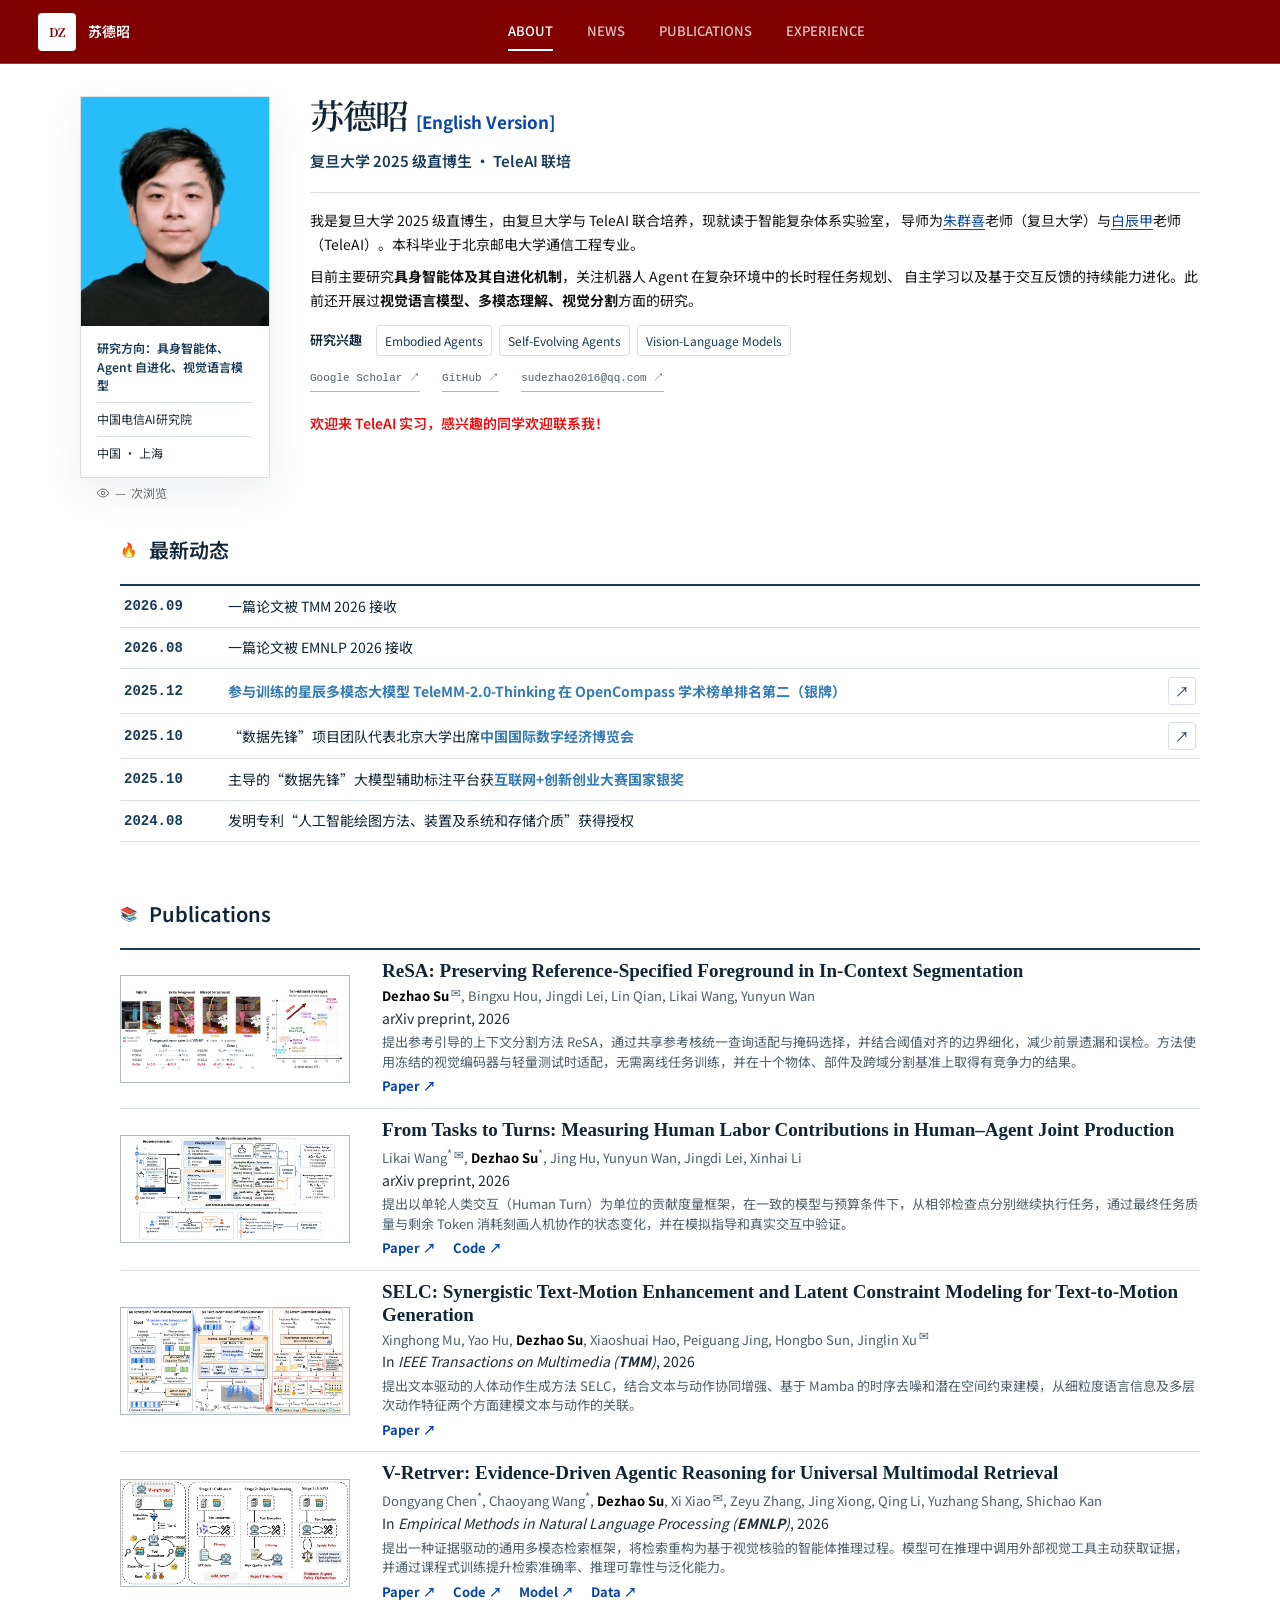
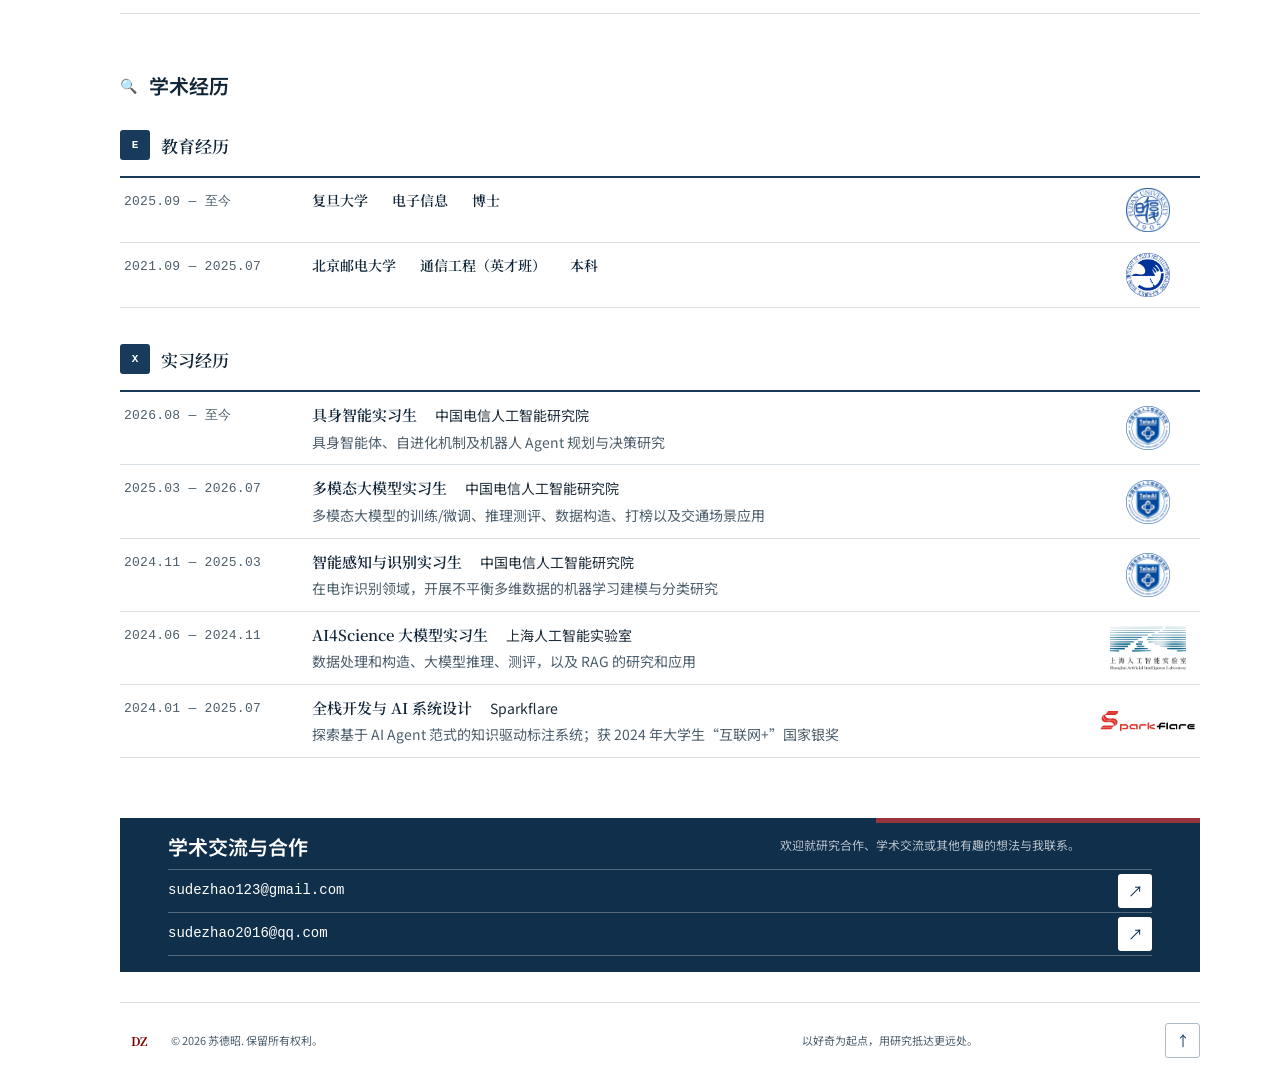
<file: index.html>
<!doctype html>
<html lang="zh-CN">
  <head>
    <meta charset="UTF-8" />
    <meta name="viewport" content="width=device-width, initial-scale=1.0" />
    <meta
      name="description"
      content="苏德昭，复旦大学电子信息博士研究生、TeleAI 联合培养，研究具身智能体、自进化智能体、视觉语言模型与多模态检索。主页汇总个人简介、论文、研究经历与最新动态。"
    />
    <meta name="author" content="苏德昭" />
    <meta name="robots" content="index, follow, max-image-preview:large, max-snippet:-1, max-video-preview:-1" />
    <meta name="theme-color" content="#800000" />
    <meta property="og:title" content="苏德昭 - Homepage" />
    <meta property="og:description" content="复旦大学电子信息博士研究生、TeleAI 联合培养，研究具身智能体、自进化智能体、视觉语言模型与多模态检索。" />
    <meta property="og:type" content="profile" />
    <meta property="og:url" content="https://sudezhao2002.github.io/" />
    <meta property="og:site_name" content="苏德昭个人学术主页" />
    <meta property="og:locale" content="zh_CN" />
    <meta property="og:image" content="https://sudezhao2002.github.io/assets/profile.jpg" />
    <meta property="og:image:alt" content="苏德昭个人照片" />
    <meta name="twitter:card" content="summary" />
    <meta name="twitter:title" content="苏德昭 - Homepage" />
    <meta name="twitter:description" content="复旦大学电子信息博士研究生，研究具身智能体、自进化智能体与视觉语言模型。" />
    <meta name="twitter:image" content="https://sudezhao2002.github.io/assets/profile.jpg" />
    <title>苏德昭 - Homepage</title>
    <link rel="canonical" href="https://sudezhao2002.github.io/" />
    <link rel="alternate" hreflang="zh-CN" href="https://sudezhao2002.github.io/" />
    <link rel="alternate" hreflang="en" href="https://sudezhao2002.github.io/en.html" />
    <link rel="alternate" hreflang="x-default" href="https://sudezhao2002.github.io/" />
    <link rel="me" href="https://scholar.google.com/citations?user=Cp9v0fwAAAAJ" />
    <link rel="me" href="https://github.com/sudezhao2002" />
    <link rel="sitemap" type="application/xml" href="https://sudezhao2002.github.io/sitemap.xml" />
    <link rel="icon" href="assets/favicon.svg" type="image/svg+xml" />
    <link rel="stylesheet" href="styles.css?v=c75f45dbf383" />
    <!-- 本地字体按需异步加载，字体文件位于 assets/fonts。 -->
    <link rel="stylesheet" href="assets/fonts/fonts.css" media="print" onload="this.media='all'" />
    <noscript>
      <link rel="stylesheet" href="assets/fonts/fonts.css" />
    </noscript>
    <script src="script.js?v=20261123-site-views" defer></script>
    <script type="application/ld+json">
      {
        "@context": "https://schema.org",
        "@type": "ProfilePage",
        "@id": "https://sudezhao2002.github.io/#profile",
        "url": "https://sudezhao2002.github.io/",
        "name": "苏德昭 - Homepage",
        "inLanguage": "zh-CN",
        "dateModified": "2026-09-23",
        "isPartOf": { "@id": "https://sudezhao2002.github.io/#website" },
        "mainEntity": {
          "@type": "Person",
          "@id": "https://sudezhao2002.github.io/#person",
          "name": "苏德昭",
          "alternateName": ["Dezhao Su", "sudezhao2002"],
          "url": "https://sudezhao2002.github.io/",
          "image": "https://sudezhao2002.github.io/assets/profile.jpg",
          "email": "mailto:sudezhao2016@qq.com",
          "description": "复旦大学电子信息博士研究生，由复旦大学与 TeleAI 联合培养，研究具身智能体、自进化智能体、视觉语言模型与多模态检索。",
          "affiliation": [
            {
              "@type": "CollegeOrUniversity",
              "name": "复旦大学",
              "alternateName": "Fudan University",
              "url": "https://www.fudan.edu.cn/"
            },
            {
              "@type": "Organization",
              "name": "中国电信人工智能研究院",
              "alternateName": "TeleAI"
            }
          ],
          "alumniOf": {
            "@type": "CollegeOrUniversity",
            "name": "北京邮电大学",
            "alternateName": "Beijing University of Posts and Telecommunications",
            "url": "https://www.bupt.edu.cn/"
          },
          "knowsAbout": [
            "具身智能体",
            "自进化智能体",
            "视觉语言模型",
            "多模态检索"
          ],
          "sameAs": [
            "https://scholar.google.com/citations?user=Cp9v0fwAAAAJ",
            "https://github.com/sudezhao2002"
          ]
        }
      }
    </script>
    <script type="application/ld+json">
      {
        "@context": "https://schema.org",
        "@type": "WebSite",
        "@id": "https://sudezhao2002.github.io/#website",
        "url": "https://sudezhao2002.github.io/",
        "name": "苏德昭 - Homepage",
        "alternateName": ["苏德昭个人学术主页", "Dezhao Su Homepage"],
        "inLanguage": ["zh-CN", "en"],
        "publisher": { "@id": "https://sudezhao2002.github.io/#person" }
      }
    </script>
  </head>

  <body>
    <a class="skip-link" href="#main">跳到主要内容</a>
    <div class="reading-progress" aria-hidden="true">
      <span class="reading-progress-bar"></span>
    </div>

    <header class="site-header" id="top">
      <div class="header-inner">
        <a class="brand" href="#about" aria-label="返回首页">
          <span class="brand-mark">DZ</span>
          <span class="brand-name">苏德昭</span>
        </a>

        <nav class="desktop-nav" aria-label="主导航">
          <a class="desktop-nav-link active" href="#about">ABOUT</a>
          <a class="desktop-nav-link" href="#news">NEWS</a>
          <a class="desktop-nav-link" href="#publications">PUBLICATIONS</a>
          <a class="desktop-nav-link" href="#journey">EXPERIENCE</a>
        </nav>

        <button class="menu-button" type="button" aria-label="打开菜单" aria-expanded="false">
          <span class="menu-line"></span>
          <span class="menu-line"></span>
        </button>
      </div>

      <nav class="mobile-nav" aria-label="移动端导航">
        <a class="mobile-nav-link" href="#about">ABOUT</a>
        <a class="mobile-nav-link" href="#news">NEWS</a>
        <a class="mobile-nav-link" href="#publications">PUBLICATIONS</a>
        <a class="mobile-nav-link" href="#journey">EXPERIENCE</a>
      </nav>
    </header>

    <main class="page-layout" id="main">
      <aside class="profile-sidebar">
        <div class="profile-card reveal">
          <div class="profile-photo-box">
            <img
              class="profile-photo"
              src="assets/profile.jpg"
              alt="苏德昭个人照片"
              width="480"
              height="640"
              fetchpriority="high"
            />
          </div>
          <div class="profile-info">
            <ul class="profile-info-list">
              <li class="profile-research">研究方向：具身智能体、Agent 自进化、视觉语言模型</li>
              <li class="profile-affiliation">中国电信AI研究院</li>
              <li class="profile-location">中国 · 上海</li>
            </ul>
          </div>
        </div>
        <p class="profile-views" title="全站累计浏览次数" aria-live="polite" aria-atomic="true">
          <svg class="profile-views-icon" viewBox="0 0 24 24" fill="none" stroke="currentColor" stroke-width="1.6" aria-hidden="true" focusable="false">
            <path d="M2 12s3.5-7 10-7 10 7 10 7-3.5 7-10 7S2 12 2 12Z" />
            <circle cx="12" cy="12" r="3" />
          </svg>
          <span class="profile-views-count" id="busuanzi_site_pv">—</span>
          <span>次浏览</span>
        </p>
      </aside>

      <div class="main-content">
        <section class="about-section" id="about" aria-labelledby="about-name">
          <div class="about-content reveal">
            <div class="about-name-row">
              <h1 class="about-name" id="about-name">苏德昭</h1>
              <a class="language-link" href="en.html">[English Version]</a>
            </div>

            <p class="about-role">复旦大学 2025 级直博生 · TeleAI 联培</p>

            <div class="about-summary">
              <div class="about-summary-text">
                <p>
                  我是复旦大学 2025 级直博生，由复旦大学与 TeleAI 联合培养，现就读于智能复杂体系实验室，
                  导师为<a href="https://qunxizhu.cn/" target="_blank" rel="noopener noreferrer">朱群喜</a>老师（复旦大学）与<a href="https://baichenjia.cn/" target="_blank" rel="noopener noreferrer">白辰甲</a>老师（TeleAI）。本科毕业于北京邮电大学通信工程专业。
                </p>
                <p>
                  目前主要研究<strong>具身智能体及其自进化机制</strong>，关注机器人 Agent 在复杂环境中的长时程任务规划、
                  自主学习以及基于交互反馈的持续能力进化。此前还开展过<strong>视觉语言模型、多模态理解、视觉分割</strong>方面的研究。
                </p>
              </div>
            </div>

            <div class="research-interests">
              <p class="research-interests-label">研究兴趣</p>
              <ul class="research-interest-list">
                <li class="research-interest-item">Embodied Agents</li>
                <li class="research-interest-item">Self-Evolving Agents</li>
                <li class="research-interest-item">Vision-Language Models</li>
              </ul>
            </div>

            <div class="profile-links" aria-label="学术主页链接">
              <a class="profile-link" href="https://scholar.google.com/citations?user=Cp9v0fwAAAAJ" target="_blank" rel="noreferrer">Google Scholar ↗</a>
              <a class="profile-link" href="https://github.com/sudezhao2002" target="_blank" rel="noreferrer">GitHub ↗</a>
              <a class="profile-link" href="mailto:sudezhao2016@qq.com">sudezhao2016@qq.com ↗</a>
            </div>
            <p class="internship-note">欢迎来 TeleAI 实习，感兴趣的同学欢迎联系我！</p>
          </div>
        </section>

        <section class="news-section" id="news" aria-labelledby="news-title">
          <div class="news-heading reveal">
            <h2 class="news-title" id="news-title">
              <span class="section-icon" aria-hidden="true">🔥</span>
              <span>最新动态</span>
            </h2>
          </div>

          <div class="news-list reveal" data-delay="100">
            <article class="news-item">
              <time class="news-date" datetime="2026-09">2026.09</time>
              <h3 class="news-text">一篇论文被 TMM 2026 接收</h3>
            </article>

            <article class="news-item">
              <time class="news-date" datetime="2026-08">2026.08</time>
              <h3 class="news-text">一篇论文被 EMNLP 2026 接收</h3>
            </article>

            <article class="news-item">
              <time class="news-date" datetime="2025-12">2025.12</time>
              <h3 class="news-text"><span class="news-highlight">参与训练的星辰多模态大模型 TeleMM-2.0-Thinking 在 OpenCompass 学术榜单排名第二（银牌）</span></h3>
              <a class="news-link" href="https://mp.weixin.qq.com/s/ArGBwQvaP0m6x0eaRM6IBQ" target="_blank" rel="noreferrer" aria-label="查看 TeleMM-2.0-Thinking 相关报道">↗</a>
            </article>

            <article class="news-item">
              <time class="news-date" datetime="2025-10-24">2025.10</time>
              <h3 class="news-text">“数据先锋”项目团队代表北京大学出席<span class="news-highlight">中国国际数字经济博览会</span></h3>
              <a class="news-link" href="https://hbxw.hebnews.cn/news.html?id=485458&amp;timestamp=1730198883883" target="_blank" rel="noreferrer" aria-label="查看中国国际数字经济博览会相关报道">↗</a>
            </article>

            <article class="news-item">
              <time class="news-date" datetime="2025-10-22">2025.10</time>
              <h3 class="news-text">主导的“数据先锋”大模型辅助标注平台获<span class="news-highlight">互联网+创新创业大赛国家银奖</span></h3>
            </article>

            <article class="news-item">
              <time class="news-date" datetime="2024-08-29">2024.08</time>
              <h3 class="news-text">发明专利“人工智能绘图方法、装置及系统和存储介质”获得授权</h3>
            </article>
          </div>
        </section>

        <section class="publications-section" id="publications" aria-labelledby="publications-title">
          <div class="publications-heading reveal">
            <h2 class="publications-title" id="publications-title">
              <span class="section-icon" aria-hidden="true">📚</span>
              <span>Publications</span>
            </h2>
          </div>

          <div class="publications-list">
            <article class="publication-card reveal">
              <a
                class="publication-image-link"
                href="https://mp-files-1311003301.cos.accelerate.myqcloud.com/sdz-academic-homepage-img/resa-figure-1.png"
                data-preview-src="assets/previews/resa-figure-1.webp?v=20261123-1600"
                target="_blank"
                rel="noreferrer"
                aria-label="查看 ReSA 论文 Figure 1 原图"
              >
                <img
                  class="publication-image"
                  src="assets/thumbnails/resa-figure-1.webp?v=20261123-800"
                  alt="ReSA 论文图 1：前景覆盖、遗漏与误检，以及十个基准上的分割性能对比"
                  width="1488"
                  height="534"
                  loading="eager"
                  fetchpriority="high"
                  decoding="async"
                />
              </a>

              <div class="publication-details">
                <h3 class="publication-title">ReSA: Preserving Reference-Specified Foreground in In-Context Segmentation</h3>
                <p class="publication-authors">
                  <strong>Dezhao Su</strong><sup class="corresponding-author" title="通讯作者" aria-label="通讯作者">✉&#xfe0e;</sup>, Bingxu Hou, Jingdi Lei,
                  Lin Qian, Likai Wang, Yunyun Wan
                </p>
                <p class="publication-venue">arXiv preprint, 2026</p>
                <p class="publication-description">
                  提出参考引导的上下文分割方法 ReSA，通过共享参考核统一查询适配与掩码选择，并结合阈值对齐的边界细化，减少前景遗漏和误检。方法使用冻结的视觉编码器与轻量测试时适配，无需离线任务训练，并在十个物体、部件及跨域分割基准上取得有竞争力的结果。
                </p>
                <div class="publication-links">
                  <a class="publication-link" href="https://arxiv.org/abs/2611.27341" target="_blank" rel="noreferrer">Paper ↗</a>
                </div>
              </div>
            </article>

            <article class="publication-card reveal">
              <a
                class="publication-image-link"
                href="https://mp-files-1311003301.cos.accelerate.myqcloud.com/sdz-academic-homepage-img/tasks-to-turns-framework.png"
                data-preview-src="assets/previews/tasks-to-turns-framework.webp?v=20261123-1600"
                target="_blank"
                rel="noreferrer"
                aria-label="查看 From Tasks to Turns 论文框架原图"
              >
                <img
                  class="publication-image"
                  src="assets/thumbnails/tasks-to-turns-framework.webp?v=20261123-800"
                  alt="From Tasks to Turns 人类与智能体协作贡献度量框架"
                  width="1381"
                  height="717"
                  loading="eager"
                  fetchpriority="high"
                  decoding="async"
                />
              </a>

              <div class="publication-details">
                <h3 class="publication-title">From Tasks to Turns: Measuring Human Labor Contributions in Human–Agent Joint Production</h3>
                <p class="publication-authors">
                  Likai Wang<sup>*</sup><sup class="corresponding-author" title="通讯作者" aria-label="通讯作者">✉&#xfe0e;</sup>, <strong>Dezhao Su</strong><sup>*</sup>, Jing Hu,
                  Yunyun Wan, Jingdi Lei, Xinhai Li
                </p>
                <p class="publication-venue">arXiv preprint, 2026</p>
                <p class="publication-description">
                  提出以单轮人类交互（Human Turn）为单位的贡献度量框架，在一致的模型与预算条件下，从相邻检查点分别继续执行任务，通过最终任务质量与剩余 Token 消耗刻画人机协作的状态变化，并在模拟指导和真实交互中验证。
                </p>
                <div class="publication-links">
                  <a class="publication-link" href="https://arxiv.org/pdf/2610.26365" target="_blank" rel="noreferrer">Paper ↗</a>
                  <a class="publication-link" href="https://github.com/kling01/human-value-allocation" target="_blank" rel="noreferrer">Code ↗</a>
                </div>
              </div>
            </article>

            <article class="publication-card reveal">
              <a
                class="publication-image-link"
                href="https://mp-files-1311003301.cos.accelerate.myqcloud.com/sdz-academic-homepage-img/selc-framework.png"
                data-preview-src="assets/previews/selc-framework.webp?v=20261123-1600"
                target="_blank"
                rel="noreferrer"
                aria-label="查看 SELC 论文框架原图"
              >
                <img
                  class="publication-image"
                  src="assets/thumbnails/selc-framework.webp?v=20261123-800"
                  alt="SELC 文本驱动人体动作生成框架"
                  width="1900"
                  height="928"
                  loading="eager"
                  fetchpriority="high"
                  decoding="async"
                />
              </a>

              <div class="publication-details">
                <h3 class="publication-title">SELC: Synergistic Text-Motion Enhancement and Latent Constraint Modeling for Text-to-Motion Generation</h3>
                <p class="publication-authors">
                  Xinghong Mu, Yao Hu, <strong>Dezhao Su</strong>, Xiaoshuai Hao,
                  Peiguang Jing, Hongbo Sun, Jinglin Xu<sup class="corresponding-author" title="通讯作者" aria-label="通讯作者">✉&#xfe0e;</sup>
                </p>
                <p class="publication-venue">In <em>IEEE Transactions on Multimedia (<strong>TMM</strong>)</em>, 2026</p>
                <p class="publication-description">
                  提出文本驱动的人体动作生成方法 SELC，结合文本与动作协同增强、基于 Mamba 的时序去噪和潜在空间约束建模，从细粒度语言信息及多层次动作特征两个方面建模文本与动作的关联。
                </p>
                <div class="publication-links">
                  <a class="publication-link" href="https://ieeexplore.ieee.org/document/11737585" target="_blank" rel="noreferrer">Paper ↗</a>
                </div>
              </div>
            </article>

            <article class="publication-card reveal">
              <a
                class="publication-image-link"
                href="https://mp-files-1311003301.cos.accelerate.myqcloud.com/sdz-academic-homepage-img/v-retrver-figure-2.png"
                data-preview-src="assets/previews/v-retrver-figure-2.webp?v=20261123-1600"
                target="_blank"
                rel="noreferrer"
                aria-label="查看 V-Retrver 论文 Figure 2 原图"
              >
                <img
                  class="publication-image"
                  src="assets/thumbnails/v-retrver-figure-2.webp?v=20261123-800"
                  alt="V-Retrver 框架总览，论文 Figure 2"
                  width="3143"
                  height="1475"
                  loading="eager"
                  fetchpriority="high"
                  decoding="async"
                />
              </a>

              <div class="publication-details">
                <h3 class="publication-title">V-Retrver: Evidence-Driven Agentic Reasoning for Universal Multimodal Retrieval</h3>
                <p class="publication-authors">
                  Dongyang Chen<sup>*</sup>, Chaoyang Wang<sup>*</sup>, <strong>Dezhao Su</strong>, Xi Xiao<sup class="corresponding-author" title="通讯作者" aria-label="通讯作者">✉&#xfe0e;</sup>,
                  Zeyu Zhang, Jing Xiong, Qing Li, Yuzhang Shang, Shichao Kan
                </p>
                <p class="publication-venue">In <em>Empirical Methods in Natural Language Processing (<strong>EMNLP</strong>)</em>, 2026</p>
                <p class="publication-description">
                  提出一种证据驱动的通用多模态检索框架，将检索重构为基于视觉核验的智能体推理过程。模型可在推理中调用外部视觉工具主动获取证据，并通过课程式训练提升检索准确率、推理可靠性与泛化能力。
                </p>
                <div class="publication-links">
                  <a class="publication-link" href="https://arxiv.org/abs/2602.06034" target="_blank" rel="noreferrer">Paper ↗</a>
                  <a class="publication-link" href="https://github.com/chendy25/V-Retrver" target="_blank" rel="noreferrer">Code ↗</a>
                  <a class="publication-link" href="https://huggingface.co/V-Retrver/V-Retrver-7B" target="_blank" rel="noreferrer">Model ↗</a>
                  <a class="publication-link" href="https://huggingface.co/datasets/V-Retrver/V-Retrver-train-data" target="_blank" rel="noreferrer">Data ↗</a>
                </div>
              </div>
            </article>
          </div>
        </section>

        <section class="journey-section" id="journey" aria-labelledby="journey-title">
          <div class="journey-heading reveal">
            <h2 class="journey-title" id="journey-title">
              <span class="section-icon" aria-hidden="true">🔍</span>
              <span>学术经历</span>
            </h2>
          </div>

          <div class="journey-groups">
            <section class="education-group reveal" aria-labelledby="education-title">
              <h3 class="journey-group-title" id="education-title">
                <span class="journey-group-icon">E</span>
                <span>教育经历</span>
              </h3>

              <div class="timeline-list">
                <article class="timeline-item">
                  <time class="timeline-date">2025.09 — 至今</time>
                  <h4 class="education-line">
                    <span class="education-school">复旦大学</span>
                    <span class="education-program">电子信息</span>
                    <span class="education-degree">博士</span>
                  </h4>
                  <img class="experience-logo" src="assets/logos/fdu.png" alt="" width="96" height="44" loading="lazy" />
                </article>

                <article class="timeline-item">
                  <time class="timeline-date">2021.09 — 2025.07</time>
                  <h4 class="education-line">
                    <span class="education-school">北京邮电大学</span>
                    <span class="education-program">通信工程（英才班）</span>
                    <span class="education-degree">本科</span>
                  </h4>
                  <img class="experience-logo" src="assets/logos/bupt.png" alt="" width="96" height="44" loading="lazy" />
                </article>
              </div>
            </section>

            <section class="experience-group reveal" data-delay="100" aria-labelledby="experience-title">
              <h3 class="journey-group-title" id="experience-title">
                <span class="journey-group-icon">X</span>
                <span>实习经历</span>
              </h3>

              <div class="timeline-list">
                <article class="timeline-item">
                  <time class="timeline-date">2026.08 — 至今</time>
                  <div class="experience-content">
                    <div class="experience-topline">
                      <h4 class="experience-role">具身智能实习生</h4>
                      <p class="experience-organization">中国电信人工智能研究院</p>
                    </div>
                    <p class="experience-description">具身智能体、自进化机制及机器人 Agent 规划与决策研究</p>
                  </div>
                  <img class="experience-logo" src="assets/logos/teleai.png" alt="" width="96" height="44" loading="lazy" />
                </article>

                <article class="timeline-item">
                  <time class="timeline-date">2025.03 — 2026.07</time>
                  <div class="experience-content">
                    <div class="experience-topline">
                      <h4 class="experience-role">多模态大模型实习生</h4>
                      <p class="experience-organization">中国电信人工智能研究院</p>
                    </div>
                    <p class="experience-description">多模态大模型的训练/微调、推理测评、数据构造、打榜以及交通场景应用</p>
                  </div>
                  <img class="experience-logo" src="assets/logos/teleai.png" alt="" width="96" height="44" loading="lazy" />
                </article>

                <article class="timeline-item">
                  <time class="timeline-date">2024.11 — 2025.03</time>
                  <div class="experience-content">
                    <div class="experience-topline">
                      <h4 class="experience-role">智能感知与识别实习生</h4>
                      <p class="experience-organization">中国电信人工智能研究院</p>
                    </div>
                    <p class="experience-description">在电诈识别领域，开展不平衡多维数据的机器学习建模与分类研究</p>
                  </div>
                  <img class="experience-logo" src="assets/logos/teleai.png" alt="" width="96" height="44" loading="lazy" />
                </article>

                <article class="timeline-item">
                  <time class="timeline-date">2024.06 — 2024.11</time>
                  <div class="experience-content">
                    <div class="experience-topline">
                      <h4 class="experience-role">AI4Science 大模型实习生</h4>
                      <p class="experience-organization">上海人工智能实验室</p>
                    </div>
                    <p class="experience-description">数据处理和构造、大模型推理、测评，以及 RAG 的研究和应用</p>
                  </div>
                  <img class="experience-logo" src="assets/logos/pjlab.png" alt="" width="96" height="44" loading="lazy" />
                </article>

                <article class="timeline-item">
                  <time class="timeline-date">2024.01 — 2025.07</time>
                  <div class="experience-content">
                    <div class="experience-topline">
                      <h4 class="experience-role">全栈开发与 AI 系统设计</h4>
                      <p class="experience-organization">Sparkflare</p>
                    </div>
                    <p class="experience-description">探索基于 AI Agent 范式的知识驱动标注系统；获 2024 年大学生“互联网+”国家银奖</p>
                  </div>
                  <img class="experience-logo" src="assets/logos/sparkflare.png" alt="" width="96" height="44" loading="lazy" />
                </article>
              </div>
            </section>
          </div>
        </section>

        <section class="contact-section" aria-labelledby="contact-title">
          <div class="contact-card reveal">
            <div class="contact-copy">
              <h2 class="contact-title" id="contact-title">学术交流与合作</h2>
              <p class="contact-text">欢迎就研究合作、学术交流或其他有趣的想法与我联系。</p>
            </div>
            <a class="contact-email" href="mailto:sudezhao123@gmail.com">
              <span>sudezhao123@gmail.com</span>
              <span class="contact-email-arrow">↗</span>
            </a>
            <a class="contact-email" href="mailto:sudezhao2016@qq.com">
              <span>sudezhao2016@qq.com</span>
              <span class="contact-email-arrow">↗</span>
            </a>
          </div>
        </section>

        <footer class="site-footer">
          <div class="footer-owner">
            <span class="brand-mark">DZ</span>
            <p>© <span id="current-year">2026</span> 苏德昭. 保留所有权利。</p>
          </div>
          <p class="footer-note">以好奇为起点，用研究抵达更远处。</p>
          <a class="back-to-top" href="#top" aria-label="返回顶部">↑</a>
        </footer>
      </div>
    </main>
    <dialog class="image-viewer" aria-label="论文大图预览">
      <button class="image-viewer-close" type="button" aria-label="关闭大图" autofocus>×</button>
      <p class="image-viewer-status" role="status" aria-live="polite" hidden></p>
      <img class="image-viewer-image" alt="" draggable="false" />
    </dialog>
  </body>
</html>
</file>
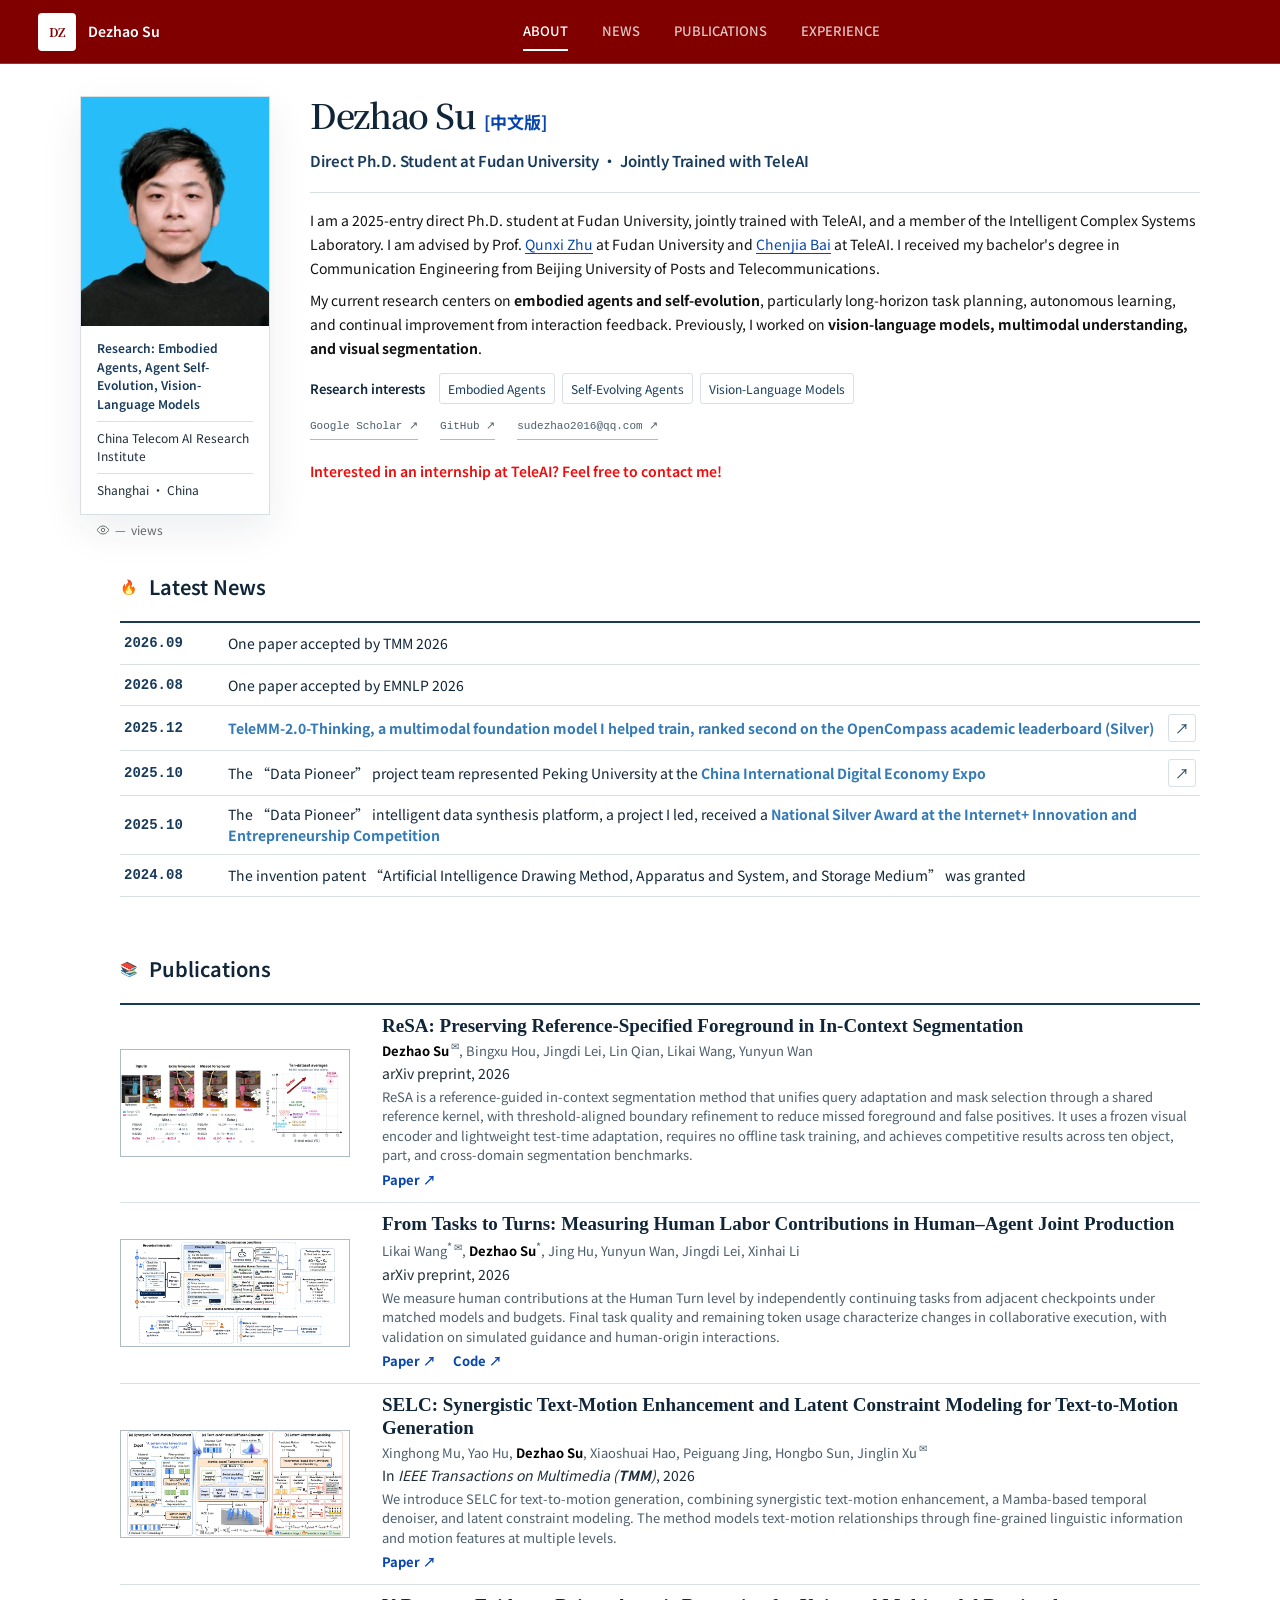
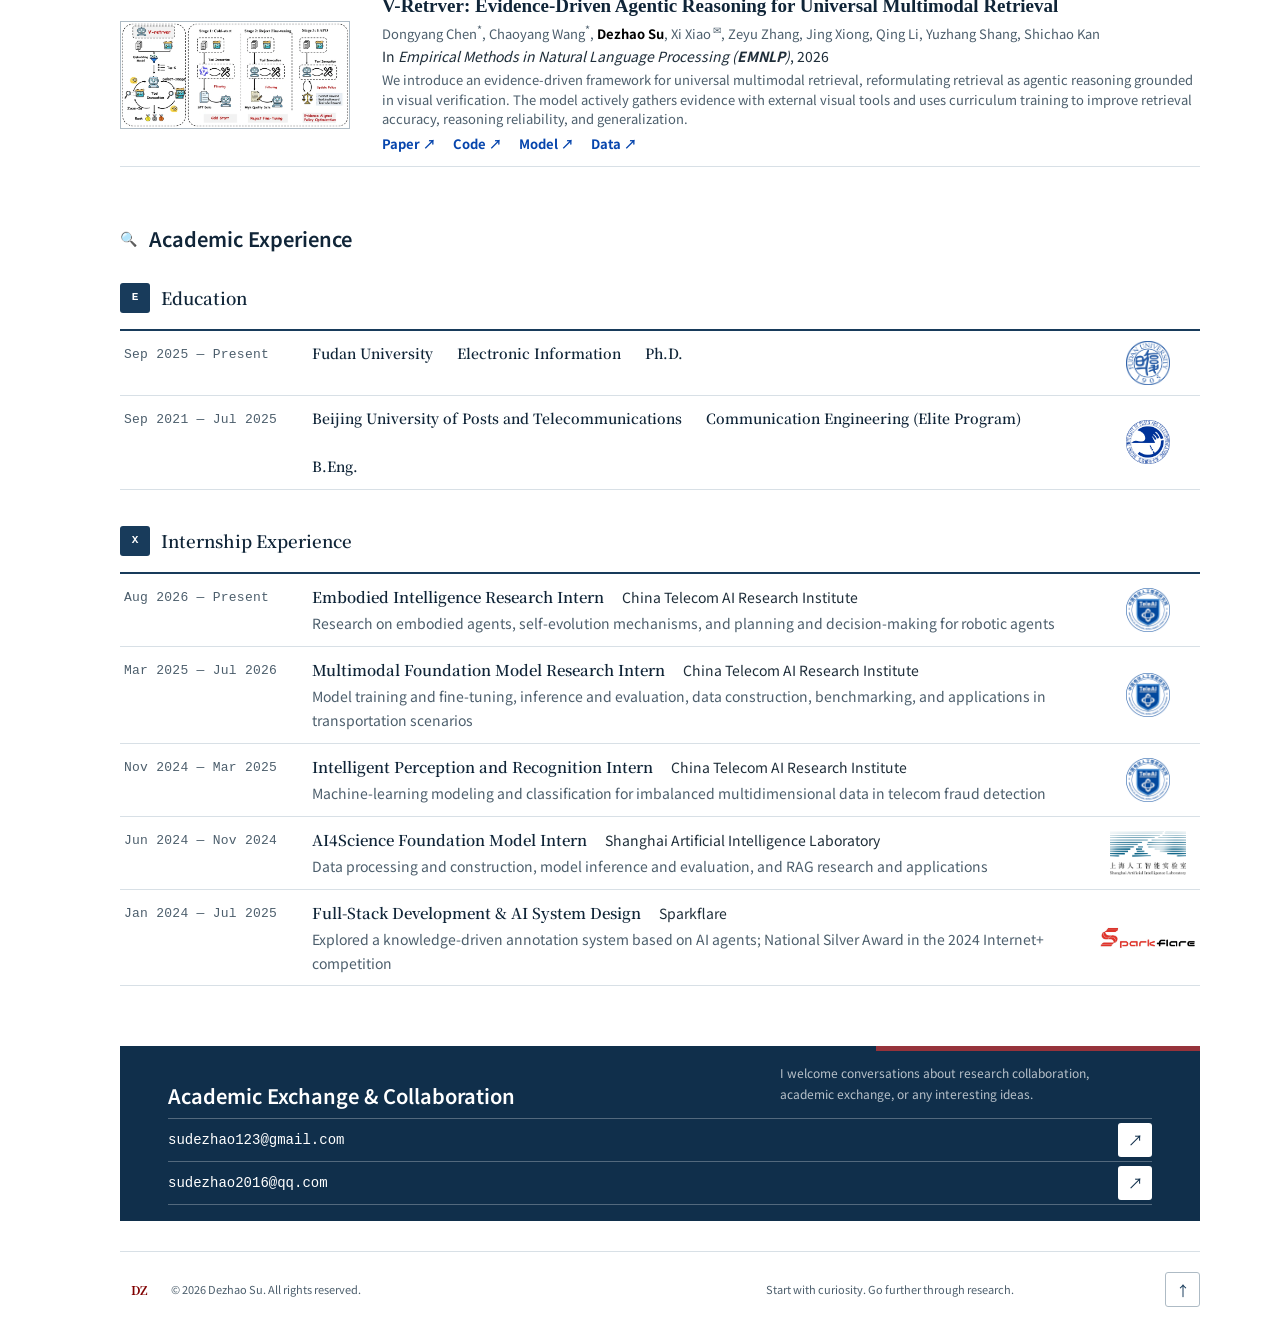
<file: en.html>
<!doctype html>
<html lang="en">
  <head>
    <meta charset="UTF-8" />
    <meta name="viewport" content="width=device-width, initial-scale=1.0" />
    <meta
      name="description"
      content="Dezhao Su is a Ph.D. student in Electronic Information at Fudan University, jointly trained with TeleAI. His research focuses on embodied agents, self-evolving agents, vision-language models, and multimodal retrieval."
    />
    <meta name="author" content="Dezhao Su" />
    <meta name="robots" content="index, follow, max-image-preview:large, max-snippet:-1, max-video-preview:-1" />
    <meta name="theme-color" content="#800000" />
    <meta property="og:title" content="Dezhao Su - Homepage" />
    <meta property="og:description" content="Ph.D. student at Fudan University, jointly trained with TeleAI, researching embodied agents, self-evolving agents, vision-language models, and multimodal retrieval." />
    <meta property="og:type" content="profile" />
    <meta property="og:url" content="https://sudezhao2002.github.io/en.html" />
    <meta property="og:site_name" content="Dezhao Su Academic Homepage" />
    <meta property="og:locale" content="en_US" />
    <meta property="og:image" content="https://sudezhao2002.github.io/assets/profile.jpg" />
    <meta property="og:image:alt" content="Profile photo of Dezhao Su" />
    <meta name="twitter:card" content="summary" />
    <meta name="twitter:title" content="Dezhao Su - Homepage" />
    <meta name="twitter:description" content="Ph.D. student at Fudan University researching embodied agents, self-evolving agents, and vision-language models." />
    <meta name="twitter:image" content="https://sudezhao2002.github.io/assets/profile.jpg" />
    <title>Dezhao Su - Homepage</title>
    <link rel="canonical" href="https://sudezhao2002.github.io/en.html" />
    <link rel="alternate" hreflang="zh-CN" href="https://sudezhao2002.github.io/" />
    <link rel="alternate" hreflang="en" href="https://sudezhao2002.github.io/en.html" />
    <link rel="alternate" hreflang="x-default" href="https://sudezhao2002.github.io/" />
    <link rel="me" href="https://scholar.google.com/citations?user=Cp9v0fwAAAAJ" />
    <link rel="me" href="https://github.com/sudezhao2002" />
    <link rel="sitemap" type="application/xml" href="https://sudezhao2002.github.io/sitemap.xml" />
    <link rel="icon" href="assets/favicon.svg" type="image/svg+xml" />
    <link rel="stylesheet" href="styles.css?v=c75f45dbf383" />
    <!-- Load self-hosted font slices asynchronously from assets/fonts. -->
    <link rel="stylesheet" href="assets/fonts/fonts.css" media="print" onload="this.media='all'" />
    <noscript>
      <link rel="stylesheet" href="assets/fonts/fonts.css" />
    </noscript>
    <script src="script.js?v=20261123-site-views" defer></script>
    <script type="application/ld+json">
      {
        "@context": "https://schema.org",
        "@type": "ProfilePage",
        "@id": "https://sudezhao2002.github.io/en.html#profile",
        "url": "https://sudezhao2002.github.io/en.html",
        "name": "Dezhao Su - Homepage",
        "inLanguage": "en",
        "dateModified": "2026-09-23",
        "isPartOf": { "@id": "https://sudezhao2002.github.io/#website" },
        "mainEntity": {
          "@type": "Person",
          "@id": "https://sudezhao2002.github.io/#person",
          "name": "Dezhao Su",
          "alternateName": ["苏德昭", "sudezhao2002"],
          "url": "https://sudezhao2002.github.io/",
          "image": "https://sudezhao2002.github.io/assets/profile.jpg",
          "email": "mailto:sudezhao2016@qq.com",
          "description": "Ph.D. student in Electronic Information at Fudan University, jointly trained with TeleAI, researching embodied agents, self-evolving agents, vision-language models, and multimodal retrieval.",
          "affiliation": [
            {
              "@type": "CollegeOrUniversity",
              "name": "Fudan University",
              "alternateName": "复旦大学",
              "url": "https://www.fudan.edu.cn/"
            },
            {
              "@type": "Organization",
              "name": "China Telecom AI Research Institute",
              "alternateName": "TeleAI"
            }
          ],
          "alumniOf": {
            "@type": "CollegeOrUniversity",
            "name": "Beijing University of Posts and Telecommunications",
            "alternateName": "北京邮电大学",
            "url": "https://www.bupt.edu.cn/"
          },
          "knowsAbout": [
            "Embodied Agents",
            "Self-Evolving Agents",
            "Vision-Language Models",
            "Multimodal Retrieval"
          ],
          "sameAs": [
            "https://scholar.google.com/citations?user=Cp9v0fwAAAAJ",
            "https://github.com/sudezhao2002"
          ]
        }
      }
    </script>
    <script type="application/ld+json">
      {
        "@context": "https://schema.org",
        "@type": "WebSite",
        "@id": "https://sudezhao2002.github.io/#website",
        "url": "https://sudezhao2002.github.io/",
        "name": "Dezhao Su - Homepage",
        "alternateName": ["苏德昭个人学术主页", "苏德昭 - Homepage"],
        "inLanguage": ["zh-CN", "en"],
        "publisher": { "@id": "https://sudezhao2002.github.io/#person" }
      }
    </script>
  </head>

  <body>
    <a class="skip-link" href="#main">Skip to main content</a>
    <div class="reading-progress" aria-hidden="true">
      <span class="reading-progress-bar"></span>
    </div>

    <header class="site-header" id="top">
      <div class="header-inner">
        <a class="brand" href="#about" aria-label="Back to homepage">
          <span class="brand-mark">DZ</span>
          <span class="brand-name">Dezhao Su</span>
        </a>

        <nav class="desktop-nav" aria-label="Primary navigation">
          <a class="desktop-nav-link active" href="#about">ABOUT</a>
          <a class="desktop-nav-link" href="#news">NEWS</a>
          <a class="desktop-nav-link" href="#publications">PUBLICATIONS</a>
          <a class="desktop-nav-link" href="#journey">EXPERIENCE</a>
        </nav>

        <button class="menu-button" type="button" aria-label="Open menu" aria-expanded="false">
          <span class="menu-line"></span>
          <span class="menu-line"></span>
        </button>
      </div>

      <nav class="mobile-nav" aria-label="Mobile navigation">
        <a class="mobile-nav-link" href="#about">ABOUT</a>
        <a class="mobile-nav-link" href="#news">NEWS</a>
        <a class="mobile-nav-link" href="#publications">PUBLICATIONS</a>
        <a class="mobile-nav-link" href="#journey">EXPERIENCE</a>
      </nav>
    </header>

    <main class="page-layout" id="main">
      <aside class="profile-sidebar">
        <div class="profile-card reveal">
          <div class="profile-photo-box">
            <img
              class="profile-photo"
              src="assets/profile.jpg"
              alt="Portrait of Dezhao Su"
              width="480"
              height="640"
              fetchpriority="high"
            />
          </div>
          <div class="profile-info">
            <ul class="profile-info-list">
              <li class="profile-research">Research: Embodied Agents, Agent Self-Evolution, Vision-Language Models</li>
              <li class="profile-affiliation">China Telecom AI Research Institute</li>
              <li class="profile-location">Shanghai · China</li>
            </ul>
          </div>
        </div>
        <p class="profile-views" title="Total site page views" aria-live="polite" aria-atomic="true">
          <svg class="profile-views-icon" viewBox="0 0 24 24" fill="none" stroke="currentColor" stroke-width="1.6" aria-hidden="true" focusable="false">
            <path d="M2 12s3.5-7 10-7 10 7 10 7-3.5 7-10 7S2 12 2 12Z" />
            <circle cx="12" cy="12" r="3" />
          </svg>
          <span class="profile-views-count" id="busuanzi_site_pv">—</span>
          <span>views</span>
        </p>
      </aside>

      <div class="main-content">
        <section class="about-section" id="about" aria-labelledby="about-name">
          <div class="about-content reveal">
            <div class="about-name-row">
              <h1 class="about-name" id="about-name">Dezhao Su</h1>
              <a class="language-link" href="index.html">[中文版]</a>
            </div>

            <p class="about-role">Direct Ph.D. Student at Fudan University · Jointly Trained with TeleAI</p>

            <div class="about-summary">
              <div class="about-summary-text">
                <p>
                  I am a 2025-entry direct Ph.D. student at Fudan University, jointly trained with TeleAI, and a member of the Intelligent Complex Systems Laboratory. I am advised by Prof. <a href="https://qunxizhu.cn/" target="_blank" rel="noopener noreferrer">Qunxi Zhu</a> at Fudan University and <a href="https://baichenjia.cn/" target="_blank" rel="noopener noreferrer">Chenjia Bai</a> at TeleAI. I received my bachelor's degree in Communication Engineering from Beijing University of Posts and Telecommunications.
                </p>
                <p>
                  My current research centers on <strong>embodied agents and self-evolution</strong>, particularly long-horizon task planning, autonomous learning, and continual improvement from interaction feedback. Previously, I worked on <strong>vision-language models, multimodal understanding, and visual segmentation</strong>.
                </p>
              </div>
            </div>

            <div class="research-interests">
              <p class="research-interests-label">Research interests</p>
              <ul class="research-interest-list">
                <li class="research-interest-item">Embodied Agents</li>
                <li class="research-interest-item">Self-Evolving Agents</li>
                <li class="research-interest-item">Vision-Language Models</li>
              </ul>
            </div>

            <div class="profile-links" aria-label="Academic profile links">
              <a class="profile-link" href="https://scholar.google.com/citations?user=Cp9v0fwAAAAJ" target="_blank" rel="noreferrer">Google Scholar ↗</a>
              <a class="profile-link" href="https://github.com/sudezhao2002" target="_blank" rel="noreferrer">GitHub ↗</a>
              <a class="profile-link" href="mailto:sudezhao2016@qq.com">sudezhao2016@qq.com ↗</a>
            </div>
            <p class="internship-note">Interested in an internship at TeleAI? Feel free to contact me!</p>
          </div>
        </section>

        <section class="news-section" id="news" aria-labelledby="news-title">
          <div class="news-heading reveal">
            <h2 class="news-title" id="news-title">
              <span class="section-icon" aria-hidden="true">🔥</span>
              <span>Latest News</span>
            </h2>
          </div>

          <div class="news-list reveal" data-delay="100">
            <article class="news-item">
              <time class="news-date" datetime="2026-09">2026.09</time>
              <h3 class="news-text">One paper accepted by TMM 2026</h3>
            </article>

            <article class="news-item">
              <time class="news-date" datetime="2026-08">2026.08</time>
              <h3 class="news-text">One paper accepted by EMNLP 2026</h3>
            </article>

            <article class="news-item">
              <time class="news-date" datetime="2025-12">2025.12</time>
              <h3 class="news-text"><span class="news-highlight">TeleMM-2.0-Thinking, a multimodal foundation model I helped train, ranked second on the OpenCompass academic leaderboard (Silver)</span></h3>
              <a class="news-link" href="https://mp.weixin.qq.com/s/ArGBwQvaP0m6x0eaRM6IBQ" target="_blank" rel="noreferrer" aria-label="View the TeleMM-2.0-Thinking report">↗</a>
            </article>

            <article class="news-item">
              <time class="news-date" datetime="2025-10-24">2025.10</time>
              <h3 class="news-text">The “Data Pioneer” project team represented Peking University at the <span class="news-highlight">China International Digital Economy Expo</span></h3>
              <a class="news-link" href="https://hbxw.hebnews.cn/news.html?id=485458&amp;timestamp=1730198883883" target="_blank" rel="noreferrer" aria-label="View the China International Digital Economy Expo report">↗</a>
            </article>

            <article class="news-item">
              <time class="news-date" datetime="2025-10-22">2025.10</time>
              <h3 class="news-text">The “Data Pioneer” intelligent data synthesis platform, a project I led, received a <span class="news-highlight">National Silver Award at the Internet+ Innovation and Entrepreneurship Competition</span></h3>
            </article>

            <article class="news-item">
              <time class="news-date" datetime="2024-08-29">2024.08</time>
              <h3 class="news-text">The invention patent “Artificial Intelligence Drawing Method, Apparatus and System, and Storage Medium” was granted</h3>
            </article>
          </div>
        </section>

        <section class="publications-section" id="publications" aria-labelledby="publications-title">
          <div class="publications-heading reveal">
            <h2 class="publications-title" id="publications-title">
              <span class="section-icon" aria-hidden="true">📚</span>
              <span>Publications</span>
            </h2>
          </div>

          <div class="publications-list">
            <article class="publication-card reveal">
              <a
                class="publication-image-link"
                href="https://mp-files-1311003301.cos.accelerate.myqcloud.com/sdz-academic-homepage-img/resa-figure-1.png"
                data-preview-src="assets/previews/resa-figure-1.webp?v=20261123-1600"
                target="_blank"
                rel="noreferrer"
                aria-label="View Figure 1 of the ReSA paper"
              >
                <img
                  class="publication-image"
                  src="assets/thumbnails/resa-figure-1.webp?v=20261123-800"
                  alt="ReSA Figure 1: foreground coverage, missed and extra foreground, and segmentation performance across ten benchmarks"
                  width="1488"
                  height="534"
                  loading="eager"
                  fetchpriority="high"
                  decoding="async"
                />
              </a>

              <div class="publication-details">
                <h3 class="publication-title">ReSA: Preserving Reference-Specified Foreground in In-Context Segmentation</h3>
                <p class="publication-authors">
                  <strong>Dezhao Su</strong><sup class="corresponding-author" title="Corresponding author" aria-label="Corresponding author">✉&#xfe0e;</sup>, Bingxu Hou, Jingdi Lei,
                  Lin Qian, Likai Wang, Yunyun Wan
                </p>
                <p class="publication-venue">arXiv preprint, 2026</p>
                <p class="publication-description">
                  ReSA is a reference-guided in-context segmentation method that unifies query adaptation and mask selection through a shared reference kernel, with threshold-aligned boundary refinement to reduce missed foreground and false positives. It uses a frozen visual encoder and lightweight test-time adaptation, requires no offline task training, and achieves competitive results across ten object, part, and cross-domain segmentation benchmarks.
                </p>
                <div class="publication-links">
                  <a class="publication-link" href="https://arxiv.org/abs/2611.27341" target="_blank" rel="noreferrer">Paper ↗</a>
                </div>
              </div>
            </article>

            <article class="publication-card reveal">
              <a
                class="publication-image-link"
                href="https://mp-files-1311003301.cos.accelerate.myqcloud.com/sdz-academic-homepage-img/tasks-to-turns-framework.png"
                data-preview-src="assets/previews/tasks-to-turns-framework.webp?v=20261123-1600"
                target="_blank"
                rel="noreferrer"
                aria-label="View the From Tasks to Turns framework diagram"
              >
                <img
                  class="publication-image"
                  src="assets/thumbnails/tasks-to-turns-framework.webp?v=20261123-800"
                  alt="Overview of the From Tasks to Turns measurement framework"
                  width="1381"
                  height="717"
                  loading="eager"
                  fetchpriority="high"
                  decoding="async"
                />
              </a>

              <div class="publication-details">
                <h3 class="publication-title">From Tasks to Turns: Measuring Human Labor Contributions in Human–Agent Joint Production</h3>
                <p class="publication-authors">
                  Likai Wang<sup>*</sup><sup class="corresponding-author" title="Corresponding author" aria-label="Corresponding author">✉&#xfe0e;</sup>, <strong>Dezhao Su</strong><sup>*</sup>, Jing Hu,
                  Yunyun Wan, Jingdi Lei, Xinhai Li
                </p>
                <p class="publication-venue">arXiv preprint, 2026</p>
                <p class="publication-description">
                  We measure human contributions at the Human Turn level by independently continuing tasks from adjacent checkpoints under matched models and budgets. Final task quality and remaining token usage characterize changes in collaborative execution, with validation on simulated guidance and human-origin interactions.
                </p>
                <div class="publication-links">
                  <a class="publication-link" href="https://arxiv.org/pdf/2610.26365" target="_blank" rel="noreferrer">Paper ↗</a>
                  <a class="publication-link" href="https://github.com/kling01/human-value-allocation" target="_blank" rel="noreferrer">Code ↗</a>
                </div>
              </div>
            </article>

            <article class="publication-card reveal">
              <a
                class="publication-image-link"
                href="https://mp-files-1311003301.cos.accelerate.myqcloud.com/sdz-academic-homepage-img/selc-framework.png"
                data-preview-src="assets/previews/selc-framework.webp?v=20261123-1600"
                target="_blank"
                rel="noreferrer"
                aria-label="View the SELC framework diagram"
              >
                <img
                  class="publication-image"
                  src="assets/thumbnails/selc-framework.webp?v=20261123-800"
                  alt="Overview of the SELC text-to-motion generation framework"
                  width="1900"
                  height="928"
                  loading="eager"
                  fetchpriority="high"
                  decoding="async"
                />
              </a>

              <div class="publication-details">
                <h3 class="publication-title">SELC: Synergistic Text-Motion Enhancement and Latent Constraint Modeling for Text-to-Motion Generation</h3>
                <p class="publication-authors">
                  Xinghong Mu, Yao Hu, <strong>Dezhao Su</strong>, Xiaoshuai Hao,
                  Peiguang Jing, Hongbo Sun, Jinglin Xu<sup class="corresponding-author" title="Corresponding author" aria-label="Corresponding author">✉&#xfe0e;</sup>
                </p>
                <p class="publication-venue">In <em>IEEE Transactions on Multimedia (<strong>TMM</strong>)</em>, 2026</p>
                <p class="publication-description">
                  We introduce SELC for text-to-motion generation, combining synergistic text-motion enhancement, a Mamba-based temporal denoiser, and latent constraint modeling. The method models text-motion relationships through fine-grained linguistic information and motion features at multiple levels.
                </p>
                <div class="publication-links">
                  <a class="publication-link" href="https://ieeexplore.ieee.org/document/11737585" target="_blank" rel="noreferrer">Paper ↗</a>
                </div>
              </div>
            </article>

            <article class="publication-card reveal">
              <a
                class="publication-image-link"
                href="https://mp-files-1311003301.cos.accelerate.myqcloud.com/sdz-academic-homepage-img/v-retrver-figure-2.png"
                data-preview-src="assets/previews/v-retrver-figure-2.webp?v=20261123-1600"
                target="_blank"
                rel="noreferrer"
                aria-label="View Figure 2 of the V-Retrver paper"
              >
                <img
                  class="publication-image"
                  src="assets/thumbnails/v-retrver-figure-2.webp?v=20261123-800"
                  alt="Overview of the V-Retrver framework, Figure 2"
                  width="3143"
                  height="1475"
                  loading="eager"
                  fetchpriority="high"
                  decoding="async"
                />
              </a>

              <div class="publication-details">
                <h3 class="publication-title">V-Retrver: Evidence-Driven Agentic Reasoning for Universal Multimodal Retrieval</h3>
                <p class="publication-authors">
                  Dongyang Chen<sup>*</sup>, Chaoyang Wang<sup>*</sup>, <strong>Dezhao Su</strong>, Xi Xiao<sup class="corresponding-author" title="Corresponding author" aria-label="Corresponding author">✉&#xfe0e;</sup>,
                  Zeyu Zhang, Jing Xiong, Qing Li, Yuzhang Shang, Shichao Kan
                </p>
                <p class="publication-venue">In <em>Empirical Methods in Natural Language Processing (<strong>EMNLP</strong>)</em>, 2026</p>
                <p class="publication-description">
                  We introduce an evidence-driven framework for universal multimodal retrieval, reformulating retrieval as agentic reasoning grounded in visual verification. The model actively gathers evidence with external visual tools and uses curriculum training to improve retrieval accuracy, reasoning reliability, and generalization.
                </p>
                <div class="publication-links">
                  <a class="publication-link" href="https://arxiv.org/abs/2602.06034" target="_blank" rel="noreferrer">Paper ↗</a>
                  <a class="publication-link" href="https://github.com/chendy25/V-Retrver" target="_blank" rel="noreferrer">Code ↗</a>
                  <a class="publication-link" href="https://huggingface.co/V-Retrver/V-Retrver-7B" target="_blank" rel="noreferrer">Model ↗</a>
                  <a class="publication-link" href="https://huggingface.co/datasets/V-Retrver/V-Retrver-train-data" target="_blank" rel="noreferrer">Data ↗</a>
                </div>
              </div>
            </article>
          </div>
        </section>

        <section class="journey-section" id="journey" aria-labelledby="journey-title">
          <div class="journey-heading reveal">
            <h2 class="journey-title" id="journey-title">
              <span class="section-icon" aria-hidden="true">🔍</span>
              <span>Academic Experience</span>
            </h2>
          </div>

          <div class="journey-groups">
            <section class="education-group reveal" aria-labelledby="education-title">
              <h3 class="journey-group-title" id="education-title">
                <span class="journey-group-icon">E</span>
                <span>Education</span>
              </h3>

              <div class="timeline-list">
                <article class="timeline-item">
                  <time class="timeline-date">Sep 2025 — Present</time>
                  <h4 class="education-line">
                    <span class="education-school">Fudan University</span>
                    <span class="education-program">Electronic Information</span>
                    <span class="education-degree">Ph.D.</span>
                  </h4>
                  <img class="experience-logo" src="assets/logos/fdu.png" alt="" width="96" height="44" loading="lazy" />
                </article>

                <article class="timeline-item">
                  <time class="timeline-date">Sep 2021 — Jul 2025</time>
                  <h4 class="education-line">
                    <span class="education-school">Beijing University of Posts and Telecommunications</span>
                    <span class="education-program">Communication Engineering (Elite Program)</span>
                    <span class="education-degree">B.Eng.</span>
                  </h4>
                  <img class="experience-logo" src="assets/logos/bupt.png" alt="" width="96" height="44" loading="lazy" />
                </article>
              </div>
            </section>

            <section class="experience-group reveal" data-delay="100" aria-labelledby="experience-title">
              <h3 class="journey-group-title" id="experience-title">
                <span class="journey-group-icon">X</span>
                <span>Internship Experience</span>
              </h3>

              <div class="timeline-list">
                <article class="timeline-item">
                  <time class="timeline-date">Aug 2026 — Present</time>
                  <div class="experience-content">
                    <div class="experience-topline">
                      <h4 class="experience-role">Embodied Intelligence Research Intern</h4>
                      <p class="experience-organization">China Telecom AI Research Institute</p>
                    </div>
                    <p class="experience-description">Research on embodied agents, self-evolution mechanisms, and planning and decision-making for robotic agents</p>
                  </div>
                  <img class="experience-logo" src="assets/logos/teleai.png" alt="" width="96" height="44" loading="lazy" />
                </article>

                <article class="timeline-item">
                  <time class="timeline-date">Mar 2025 — Jul 2026</time>
                  <div class="experience-content">
                    <div class="experience-topline">
                      <h4 class="experience-role">Multimodal Foundation Model Research Intern</h4>
                      <p class="experience-organization">China Telecom AI Research Institute</p>
                    </div>
                    <p class="experience-description">Model training and fine-tuning, inference and evaluation, data construction, benchmarking, and applications in transportation scenarios</p>
                  </div>
                  <img class="experience-logo" src="assets/logos/teleai.png" alt="" width="96" height="44" loading="lazy" />
                </article>

                <article class="timeline-item">
                  <time class="timeline-date">Nov 2024 — Mar 2025</time>
                  <div class="experience-content">
                    <div class="experience-topline">
                      <h4 class="experience-role">Intelligent Perception and Recognition Intern</h4>
                      <p class="experience-organization">China Telecom AI Research Institute</p>
                    </div>
                    <p class="experience-description">Machine-learning modeling and classification for imbalanced multidimensional data in telecom fraud detection</p>
                  </div>
                  <img class="experience-logo" src="assets/logos/teleai.png" alt="" width="96" height="44" loading="lazy" />
                </article>

                <article class="timeline-item">
                  <time class="timeline-date">Jun 2024 — Nov 2024</time>
                  <div class="experience-content">
                    <div class="experience-topline">
                      <h4 class="experience-role">AI4Science Foundation Model Intern</h4>
                      <p class="experience-organization">Shanghai Artificial Intelligence Laboratory</p>
                    </div>
                    <p class="experience-description">Data processing and construction, model inference and evaluation, and RAG research and applications</p>
                  </div>
                  <img class="experience-logo" src="assets/logos/pjlab.png" alt="" width="96" height="44" loading="lazy" />
                </article>

                <article class="timeline-item">
                  <time class="timeline-date">Jan 2024 — Jul 2025</time>
                  <div class="experience-content">
                    <div class="experience-topline">
                      <h4 class="experience-role">Full-Stack Development &amp; AI System Design</h4>
                      <p class="experience-organization">Sparkflare</p>
                    </div>
                    <p class="experience-description">Explored a knowledge-driven annotation system based on AI agents; National Silver Award in the 2024 Internet+ competition</p>
                  </div>
                  <img class="experience-logo" src="assets/logos/sparkflare.png" alt="" width="96" height="44" loading="lazy" />
                </article>
              </div>
            </section>
          </div>
        </section>

        <section class="contact-section" aria-labelledby="contact-title">
          <div class="contact-card reveal">
            <div class="contact-copy">
              <h2 class="contact-title" id="contact-title">Academic Exchange &amp; Collaboration</h2>
              <p class="contact-text">I welcome conversations about research collaboration, academic exchange, or any interesting ideas.</p>
            </div>
            <a class="contact-email" href="mailto:sudezhao123@gmail.com">
              <span>sudezhao123@gmail.com</span>
              <span class="contact-email-arrow">↗</span>
            </a>
            <a class="contact-email" href="mailto:sudezhao2016@qq.com">
              <span>sudezhao2016@qq.com</span>
              <span class="contact-email-arrow">↗</span>
            </a>
          </div>
        </section>

        <footer class="site-footer">
          <div class="footer-owner">
            <span class="brand-mark">DZ</span>
            <p>© <span id="current-year">2026</span> Dezhao Su. All rights reserved.</p>
          </div>
          <p class="footer-note">Start with curiosity. Go further through research.</p>
          <a class="back-to-top" href="#top" aria-label="Back to top">↑</a>
        </footer>
      </div>
    </main>
    <dialog class="image-viewer" aria-label="Paper image preview">
      <button class="image-viewer-close" type="button" aria-label="Close image preview" autofocus>×</button>
      <p class="image-viewer-status" role="status" aria-live="polite" hidden></p>
      <img class="image-viewer-image" alt="" draggable="false" />
    </dialog>
  </body>
</html>
</file>
<file: styles.css>
/*
  CSS 快速修改说明（直接 Ctrl+F 搜索类名）：
  顶部栏：site-header
  左侧头像栏：profile-sidebar / profile-photo
  小眼睛浏览次数：profile-views / profile-views-icon / profile-views-count
  姓名：about-name
  最新动态标题：news-title
  代表性论文标题：publications-title
  学术经历标题：journey-title
  联系标题：contact-title
  论文标题：publication-title
  本地字体文件：assets/fonts/fonts.css（按需加载，无需修改字体分片）
  大图预览：image-viewer / image-viewer-image / image-viewer-close / image-viewer-status
*/

:root {
  --page-background: #ffffff;
  --card-background: #ffffff;
  --soft-background: #f7f9fb;
  --text-color: #1e2d39;
  --heading-color: #102538;
  --muted-color: #4c5e6c;
  --line-color: #d8e0e6;
  --strong-line-color: #aebbc5;
  --navy-color: #183b5b;
  --dark-navy-color: #102f4b;
  --link-color: #0645ad;
  --header-color: #800000;
  --accent-color: #96333b;
  --white-color: #ffffff;
  --card-shadow: 0 14px 38px rgba(21, 44, 63, 0.08);
  --sans-font: "Noto Sans SC", "PingFang SC", "Microsoft YaHei", Arial, sans-serif;
  --serif-font: "Noto Serif SC", "Songti SC", SimSun, serif;
  --mono-font: "SFMono-Regular", Consolas, "Liberation Mono", monospace;
}

* {
  box-sizing: border-box;
}

html {
  scroll-behavior: smooth;
  scroll-padding-top: 96px;
}

section[id] {
  scroll-margin-top: 96px;
}

body {
  min-width: 320px;
  margin: 0;
  overflow-x: hidden;
  color: var(--text-color);
  background: var(--page-background);
  font-family: var(--sans-font);
  font-size: 15px;
  line-height: 1.75;
}

body.menu-open {
  overflow: hidden;
}

::selection {
  color: var(--white-color);
  background: var(--navy-color);
}

a {
  color: inherit;
  text-decoration: none;
}

button {
  color: inherit;
  border: 0;
  font: inherit;
}

img {
  display: block;
  max-width: 100%;
}

/* ---------- 辅助功能 ---------- */

.skip-link {
  position: fixed;
  z-index: 1000;
  top: 10px;
  left: 10px;
  padding: 9px 14px;
  color: var(--white-color);
  background: var(--dark-navy-color);
  transform: translateY(-160%);
  transition: transform 0.2s ease;
}

.skip-link:focus {
  transform: translateY(0);
}

.reading-progress {
  position: fixed;
  z-index: 1000;
  top: 0;
  right: 0;
  left: 0;
  height: 2px;
  pointer-events: none;
}

.reading-progress-bar {
  display: block;
  width: 0;
  height: 100%;
  background: var(--accent-color);
}

/* ---------- 顶部栏 ---------- */

.site-header {
  position: fixed;
  z-index: 100;
  top: 0;
  left: 0;
  width: 100%;
  height: 72px;
  color: var(--white-color);
  border-bottom: 1px solid rgba(255, 255, 255, 0.2);
  background: var(--header-color);
}

.header-inner {
  display: flex;
  width: 94%;
  max-width: 1260px;
  height: 100%;
  margin: 0 auto;
  align-items: center;
}

.brand {
  display: inline-flex;
  flex-shrink: 0;
  align-items: center;
  gap: 12px;
}

.brand-mark {
  display: grid;
  width: 38px;
  height: 38px;
  color: var(--header-color);
  background: var(--white-color);
  font-family: var(--serif-font);
  font-size: 12px;
  font-weight: 700;
  border-radius: 4px;
  place-items: center;
}

.brand-name {
  color: var(--white-color);
  font-size: 14px;
  font-weight: 600;
}

.desktop-nav {
  display: flex;
  margin: 0 auto;
  align-items: center;
  gap: 34px;
}

.desktop-nav-link {
  position: relative;
  padding: 10px 0;
  color: rgba(255, 255, 255, 0.76);
  font-size: 13px;
  font-weight: 500;
}

.desktop-nav-link::after {
  position: absolute;
  right: 0;
  bottom: 2px;
  left: 0;
  height: 2px;
  content: "";
  background: var(--white-color);
  transform: scaleX(0);
  transition: transform 0.2s ease;
}

.desktop-nav-link:hover,
.desktop-nav-link.active {
  color: var(--white-color);
}

.desktop-nav-link:hover::after,
.desktop-nav-link.active::after {
  transform: scaleX(1);
}

.menu-button {
  display: none;
  width: 36px;
  height: 36px;
  cursor: pointer;
  color: var(--white-color);
  border: 1px solid rgba(255, 255, 255, 0.55);
  border-radius: 3px;
  background: transparent;
  place-items: center;
}

.menu-button:hover {
  color: var(--header-color);
  border-color: var(--white-color);
  background: var(--white-color);
}

.menu-line {
  display: block;
  width: 15px;
  height: 1px;
  margin: 2px 0;
  background: currentColor;
  transition: transform 0.2s ease;
}

.menu-button[aria-expanded="true"] .menu-line:first-child {
  transform: translateY(2.5px) rotate(45deg);
}

.menu-button[aria-expanded="true"] .menu-line:last-child {
  transform: translateY(-2.5px) rotate(-45deg);
}

.mobile-nav {
  display: none;
}

/* ---------- 页面左右布局 ---------- */

.page-layout {
  display: grid;
  padding-top: 116px;
  margin: 0 100px;
  grid-template-columns: 250px minmax(0, 1fr);
  column-gap: 50px;
}

.profile-sidebar {
  position: relative;
  grid-column: 1;
  grid-row: 1;
  align-self: start;
  padding-bottom: 30px;
}

.main-content {
  display: contents;
}

.main-content > * {
  min-width: 0;
  grid-column: 1 / -1;
}

.main-content > .about-section {
  grid-column: 2;
  grid-row: 1;
}

@media (min-width: 721px) {
  .main-content > :not(.about-section) {
    margin-left: 40px;
  }
}

/* ---------- 左侧个人卡片 ---------- */

.profile-card {
  overflow: hidden;
  border: 1px solid var(--line-color);
  background: var(--card-background);
  box-shadow: var(--card-shadow);
}

.profile-photo-box {
  overflow: hidden;
  aspect-ratio: 0.82;
  background: var(--soft-background);
}

.profile-photo {
  width: 100%;
  height: 100%;
  object-fit: cover;
  object-position: center top;
}

.profile-info {
  padding: 13px 16px 15px;
}

.profile-info-list {
  display: grid;
  gap: 7px;
  margin: 0;
  padding: 0;
  list-style: none;
}

.profile-research,
.profile-affiliation,
.profile-location {
  padding-top: 7px;
  color: var(--text-color);
  border-top: 1px solid var(--line-color);
  font-size: 12px;
  line-height: 1.55;
}

.profile-research {
  padding-top: 0;
  color: var(--navy-color);
  border-top: 0;
  font-weight: 600;
}

/* 使用头像卡片下方原有的 30px 留白，不增加侧栏和下方内容的高度。 */
.profile-views {
  position: absolute;
  left: 16px;
  bottom: 5px;
  display: flex;
  height: 20px;
  margin: 0;
  color: #666666;
  font-size: 12px;
  line-height: 20px;
  white-space: nowrap;
  align-items: center;
  gap: 5px;
}

.profile-views-icon {
  width: 14px;
  height: 14px;
  flex-shrink: 0;
}

.profile-views-count {
  font-variant-numeric: tabular-nums;
}

/* ---------- 首页介绍 ---------- */

.about-section {
  padding: 0 0 30px;
}

.news-section,
.publications-section,
.journey-section,
.contact-section {
  padding: 30px 0;
}

.about-content {
  width: 100%;
}

.about-name-row {
  display: flex;
  flex-wrap: wrap;
  align-items: baseline;
  gap: 8px;
}

.about-name {
  margin: 0;
  color: var(--heading-color);
  font-family: var(--serif-font);
  font-size: 42px;
  font-weight: 600;
  line-height: 1.12;
  letter-spacing: -0.04em;
}

.language-link {
  color: var(--link-color);
  font-size: 17px;
  font-weight: 700;
  white-space: nowrap;
}

.language-link:hover {
  text-decoration: underline;
}

.internship-note {
  margin: 20px 0 0;
  color: #f00a0a;
  font-size: 14px;
  font-weight: 600;
  line-height: 1.6;
}

.about-role {
  margin: 11px 0 0;
  color: var(--navy-color);
  font-size: 17px;
  font-weight: 600;
}

.about-summary {
  margin-top: 18px;
  padding-top: 15px;
  border-top: 1px solid var(--line-color);
}

.about-summary-text {
  color: #111111;
  font-size: 15px;
  line-height: 1.72;
}

.about-summary-text p {
  margin: 0 0 8px;
}

.about-summary-text a {
  color: var(--link-color);
  text-decoration: underline;
  text-underline-offset: 3px;
}

.about-summary-text strong {
  font-weight: 700;
}

.about-summary-text p:last-child {
  margin-bottom: 0;
}

.research-interests {
  display: flex;
  margin-top: 13px;
  align-items: center;
  gap: 14px;
}

.research-interests-label {
  flex-shrink: 0;
  margin: 0;
  color: var(--heading-color);
  font-size: 13px;
  font-weight: 600;
}

.research-interest-list {
  display: flex;
  flex-wrap: wrap;
  gap: 7px;
  margin: 0;
  padding: 0;
  list-style: none;
}

.research-interest-item {
  padding: 4px 8px;
  color: var(--navy-color);
  border: 1px solid var(--line-color);
  border-radius: 3px;
  background: var(--card-background);
  font-size: 12px;
}

.profile-links {
  display: flex;
  flex-wrap: wrap;
  gap: 22px;
  margin-top: 13px;
}

.profile-link {
  padding-bottom: 2px;
  color: var(--muted-color);
  border-bottom: 1px solid var(--strong-line-color);
  font-family: var(--mono-font);
  font-size: 11px;
}

.profile-link:hover {
  color: var(--accent-color);
  border-color: var(--accent-color);
}

/* ---------- 最新动态 ---------- */

.news-heading {
  margin-bottom: 22px;
}

.news-title {
  display: flex;
  margin: 0;
  color: var(--heading-color);
  font-family: var(--sans-font);
  font-size: 30px;
  font-weight: 600;
  line-height: 1.2;
  align-items: center;
  gap: 12px;
}

.section-icon {
  flex-shrink: 0;
  font-family: "Segoe UI Emoji", "Apple Color Emoji", sans-serif;
  font-size: 0.7em;
  line-height: 1;
}

.news-list {
  border-top: 2px solid var(--navy-color);
}

.news-item {
  display: grid;
  min-height: 40px;
  padding: 8px 4px;
  border-bottom: 1px solid var(--line-color);
  grid-template-columns: 90px minmax(0, 1fr) 28px;
  align-items: center;
  gap: 14px;
}

.news-date {
  color: var(--navy-color);
  font-family: var(--mono-font);
  font-size: 14px;
  font-weight: 600;
}

.news-text {
  margin: 0;
  color: var(--heading-color);
  font-family: var(--sans-font);
  font-size: 15px;
  font-weight: 400;
  line-height: 1.5;
}

.news-highlight {
  color: rgb(51, 122, 183);
  font-weight: 700;
}

.news-link {
  display: grid;
  width: 28px;
  height: 28px;
  color: var(--navy-color);
  border: 1px solid var(--line-color);
  border-radius: 3px;
  place-items: center;
}

.news-link:hover {
  color: var(--white-color);
  background: var(--navy-color);
}

/* ---------- 代表性论文 ---------- */

.publications-heading {
  margin-bottom: 22px;
}

.publications-title {
  display: flex;
  margin: 0;
  color: var(--heading-color);
  font-family: var(--sans-font);
  font-size: 30px;
  font-weight: 600;
  line-height: 1.2;
  align-items: center;
  gap: 12px;
}

.publications-list {
  border-top: 2px solid var(--navy-color);
}

.publication-card {
  display: grid;
  padding: 10px 0;
  border-bottom: 1px solid var(--line-color);
  grid-template-columns: 230px minmax(0, 1fr);
  align-items: center;
  gap: 32px;
}

.publication-image-link {
  display: block;
  overflow: hidden;
  width: 230px;
  aspect-ratio: 785.52 / 368.64;
  border: 1px solid var(--strong-line-color);
  background: var(--white-color);
}

.publication-image-link:hover {
  border-color: var(--navy-color);
}

.publication-image {
  width: 100%;
  height: 100%;
  object-fit: contain;
}

/* ---------- 点击论文图片后的大图预览 ---------- */

body.image-viewer-open {
  overflow: hidden;
}

.image-viewer {
  position: fixed;
  inset: 0;
  width: 100%;
  height: 100%;
  max-width: none;
  max-height: none;
  margin: 0;
  padding: 72px 20px 24px;
  border: 0;
  background: #0e0e0e;
  overflow: hidden;
  touch-action: none;
  overscroll-behavior: contain;
}

.image-viewer[open] {
  display: flex;
  align-items: center;
  justify-content: center;
}

.image-viewer::backdrop {
  background: #0e0e0e;
}

.image-viewer-image {
  width: auto;
  height: auto;
  max-width: 100%;
  max-height: 100%;
  object-fit: contain;
  transform-origin: center;
  user-select: none;
  cursor: grab;
}

.image-viewer.dragging,
.image-viewer.dragging .image-viewer-image {
  cursor: grabbing;
}

.image-viewer-close {
  position: fixed;
  z-index: 1;
  top: 16px;
  right: 20px;
  width: 44px;
  height: 44px;
  padding: 0;
  border-radius: 50%;
  color: #ffffff;
  background: #333333;
  font-family: Arial, sans-serif;
  font-size: 34px;
  line-height: 1;
  cursor: pointer;
}

.image-viewer-close:hover {
  background: #555555;
}

.image-viewer-close:focus-visible {
  outline: 2px solid #ffffff;
  outline-offset: 3px;
}

.image-viewer-status {
  position: fixed;
  z-index: 1;
  top: 24px;
  left: 20px;
  right: 80px;
  margin: 0;
  color: #dddddd;
  font-family: var(--sans-font);
  font-size: 14px;
  line-height: 1.5;
  pointer-events: none;
}

.publication-details {
  min-width: 0;
}

.publication-title {
  margin: 0 0 4px;
  color: var(--heading-color);
  font-family: "Times New Roman", Times, var(--serif-font);
  font-size: 23px;
  font-weight: 700;
  line-height: 1.2;
}

.publication-authors {
  margin: 2px 0;
  color: var(--muted-color);
  font-size: 13px;
  line-height: 1.45;
}

.publication-authors strong {
  color: #000000;
  font-weight: 700;
}

.corresponding-author {
  margin-left: 2px;
  font-family: Arial, sans-serif;
  font-size: 0.75em;
  line-height: 0;
  vertical-align: super;
}

.publication-venue {
  margin: 2px 0;
  color: var(--text-color);
  font-size: 14px;
  font-style: normal;
  line-height: 1.45;
}

.publication-description {
  max-width: 880px;
  margin: 4px 0 0;
  color: var(--muted-color);
  font-size: 13px;
  line-height: 1.5;
}

.publication-links {
  display: flex;
  flex-wrap: wrap;
  gap: 17px;
  margin-top: 4px;
}

.publication-link {
  color: var(--link-color);
  font-size: 13px;
  font-weight: 700;
}

.publication-link:hover {
  color: var(--accent-color);
  text-decoration: underline;
}

/* ---------- 学术经历 ---------- */

.journey-heading {
  margin-bottom: 32px;
}

.journey-title {
  display: flex;
  margin: 0;
  color: var(--heading-color);
  font-family: var(--sans-font);
  font-size: 30px;
  font-weight: 600;
  line-height: 1.2;
  align-items: center;
  gap: 12px;
}

.journey-groups {
  display: grid;
  gap: 44px;
}

.education-group,
.experience-group {
  min-width: 0;
}

.journey-group-title {
  display: flex;
  margin: 0 0 16px;
  color: var(--heading-color);
  font-family: var(--serif-font);
  font-size: 18px;
  font-weight: 600;
  align-items: center;
  gap: 11px;
}

.journey-group-icon {
  display: grid;
  width: 30px;
  height: 30px;
  color: var(--white-color);
  background: var(--navy-color);
  font-family: var(--mono-font);
  font-size: 11px;
  border-radius: 3px;
  place-items: center;
}

.timeline-list {
  border-top: 2px solid var(--navy-color);
}

.timeline-item {
  display: grid;
  padding: 10px 4px;
  border-bottom: 1px solid var(--line-color);
  grid-template-columns: 160px minmax(0, 1fr) 96px;
  gap: 28px;
}

.experience-logo {
  display: block;
  width: 96px;
  height: 44px;
  object-fit: contain;
  justify-self: end;
  align-self: center;
}

.timeline-date {
  padding-top: 3px;
  color: var(--muted-color);
  font-family: var(--mono-font);
  font-size: 14px;
  letter-spacing: 0.02em;
}

.education-line {
  display: flex;
  flex-wrap: wrap;
  margin: 0;
  color: var(--heading-color);
  font-family: var(--serif-font);
  font-size: 14px;
  font-weight: 600;
  gap: 24px;
}

.education-program,
.education-school,
.education-degree {
  display: inline-block;
}

.experience-content {
  min-width: 0;
}

.experience-topline {
  display: flex;
  flex-wrap: wrap;
  align-items: baseline;
  gap: 18px;
}

.experience-role {
  margin: 0;
  color: var(--heading-color);
  font-family: var(--serif-font);
  font-size: 15px;
  font-weight: 600;
}

.experience-organization {
  margin: 0;
  color: var(--text-color);
  font-size: 15px;
}

.experience-description {
  margin: 2px 0 0;
  color: var(--muted-color);
  font-size: 14px;
  line-height: 1.7;
}

/* ---------- 联系方式 ---------- */

.contact-card {
  position: relative;
  overflow: hidden;
  padding: 16px 48px;
  color: var(--white-color);
  background: var(--dark-navy-color);
}

.contact-card::after {
  position: absolute;
  top: 0;
  right: 0;
  width: 30%;
  height: 5px;
  content: "";
  background: var(--accent-color);
}

.contact-copy {
  position: relative;
  z-index: 2;
  display: grid;
  grid-template-columns: 1fr 0.65fr;
  align-items: end;
  gap: 40px;
}

.contact-title {
  margin: 0;
  color: var(--white-color);
  font-family: var(--sans-font);
  font-size: 25px;
  font-weight: 600;
  line-height: 1.2;
}

.contact-text {
  max-width: 350px;
  margin: 0 0 4px;
  color: rgba(255, 255, 255, 0.7);
  font-size: 12px;
}

.contact-email {
  position: relative;
  z-index: 2;
  display: flex;
  margin-top: 10px;
  padding: 4px 0;
  border-top: 1px solid rgba(255, 255, 255, 0.28);
  border-bottom: 1px solid rgba(255, 255, 255, 0.28);
  font-family: var(--mono-font);
  font-size: 14px;
  align-items: center;
  justify-content: space-between;
}

.contact-email + .contact-email {
  margin-top: 0;
  border-top: 0;
}

.contact-email-arrow {
  display: grid;
  width: 34px;
  height: 34px;
  color: var(--dark-navy-color);
  background: var(--white-color);
  font-family: var(--sans-font);
  font-size: 15px;
  border-radius: 3px;
  place-items: center;
}

/* ---------- 页脚 ---------- */

.site-footer {
  display: grid;
  min-height: 76px;
  padding: 16px 0;
  border-top: 1px solid var(--line-color);
  grid-template-columns: 1fr 1fr auto;
  align-items: center;
  gap: 28px;
}

.footer-owner {
  display: flex;
  align-items: center;
  gap: 13px;
}

.footer-owner p,
.footer-note {
  margin: 0;
  color: var(--muted-color);
  font-size: 11px;
}

.footer-note {
  justify-self: center;
}

.back-to-top {
  display: grid;
  width: 35px;
  height: 35px;
  color: var(--navy-color);
  border: 1px solid var(--strong-line-color);
  border-radius: 3px;
  place-items: center;
}

.back-to-top:hover {
  color: var(--white-color);
  background: var(--navy-color);
}

/* ---------- 入场动画 ---------- */

.reveal {
  opacity: 0;
  transform: translateY(12px);
  transition: opacity 0.5s ease, transform 0.5s ease;
}

.reveal.visible {
  opacity: 1;
  transform: translateY(0);
}

/* ---------- 笔记本紧凑模式 ---------- */

@media (min-width: 821px) and (max-height: 900px) {
  body {
    font-size: 14px;
  }

  .site-header {
    height: 64px;
  }

  .page-layout {
    padding-top: 96px;
    grid-template-columns: 190px minmax(0, 1fr);
    column-gap: 40px;
    margin: 0 80px;
  }

  .about-name {
    font-size: 34px;
  }

  .about-role {
    font-size: 15px;
  }

  .about-summary-text {
    font-size: 14px;
  }

  .news-title,
  .publications-title,
  .journey-title,
  .contact-title {
    font-size: 20px;
  }

  .news-text {
    font-size: 14px;
  }

  .publication-title {
    font-size: 19px;
  }

  .journey-groups {
    gap: 36px;
  }

  .journey-group-title {
    font-size: 17px;
  }

  .timeline-date {
    font-size: 13px;
  }


  .experience-organization {
    font-size: 14px;
  }
}

/* ---------- 较窄桌面 ---------- */

@media (max-width: 1020px) {
  .brand-name {
    display: none;
  }

  .desktop-nav {
    gap: 17px;
  }

  .publication-card {
    grid-template-columns: 180px minmax(0, 1fr);
  }

  .publication-image-link {
    width: 180px;
  }
}

/* ---------- 手机和平板 ---------- */

@media (max-width: 720px) {
  html {
    scroll-padding-top: 86px;
  }

  section[id] {
    scroll-margin-top: 86px;
  }

  .site-header {
    height: 66px;
  }

  .header-inner {
    width: auto;
    margin: 0 20px;
  }

  .brand-name {
    display: inline;
  }

  .desktop-nav {
    display: none;
  }

  .menu-button {
    z-index: 2;
    display: grid;
    margin-left: auto;
  }

  .mobile-nav {
    position: fixed;
    z-index: 1;
    top: 66px;
    right: 0;
    bottom: 0;
    left: 0;
    display: flex;
    visibility: hidden;
    flex-direction: column;
    justify-content: center;
    padding: 40px 9vw;
    background: var(--card-background);
    opacity: 0;
    transform: translateY(-12px);
    transition: opacity 0.2s ease, transform 0.2s ease, visibility 0.2s;
  }

  .mobile-nav.open {
    visibility: visible;
    opacity: 1;
    transform: translateY(0);
  }

  .mobile-nav-link {
    padding: 13px 0;
    color: var(--heading-color);
    border-bottom: 1px solid var(--line-color);
    font-family: var(--serif-font);
    font-size: 32px;
    font-weight: 600;
  }

  .page-layout {
    display: block;
    padding-top: 106px;
    margin: 0 20px;
  }

  .profile-sidebar {
    position: relative;
    width: 240px;
    max-width: 100%;
    margin: 0 auto;
    padding-bottom: 0;
  }

  /* 手机端使用头像与简介之间原有的 32px 留白。 */
  .profile-views {
    bottom: -26px;
  }

  .main-content {
    display: block;
    width: 100%;
  }

  .about-section {
    padding-top: 32px;
  }

  .research-interests {
    flex-direction: column;
    align-items: flex-start;
    gap: 9px;
  }

  .research-interest-item {
    padding: 6px 9px;
  }

  .publication-card {
    grid-template-columns: 170px minmax(0, 1fr);
  }

  .publication-image-link {
    width: 170px;
  }

  .contact-copy {
    grid-template-columns: 1fr;
    gap: 12px;
  }

  .site-footer {
    grid-template-columns: 1fr auto;
  }

  .footer-note {
    display: none;
  }
}

/* ---------- 小屏手机 ---------- */

@media (max-width: 580px) {
  .header-inner {
    margin: 0 15px;
  }

  .mobile-nav-link {
    font-size: 26px;
  }

  .page-layout {
    margin: 0 15px;
  }

  .profile-links {
    gap: 14px;
  }

  .news-item {
    min-height: 0;
    padding: 10px 4px;
    grid-template-columns: 64px minmax(0, 1fr) 36px;
    gap: 8px;
  }

  .news-link {
    width: 36px;
    height: 36px;
  }

  .news-text:last-child {
    grid-column: 2 / -1;
  }

  .publication-card {
    grid-template-columns: 1fr;
    gap: 10px;
  }

  .publication-image-link {
    width: 100%;
  }

  .timeline-item {
    padding: 14px 4px;
    grid-template-columns: minmax(0, 1fr) 64px;
    gap: 5px 12px;
  }

  .timeline-item > .timeline-date {
    grid-column: 1 / -1;
  }

  .timeline-item > .experience-logo {
    grid-column: 2;
    grid-row: 2;
    width: 64px;
    height: 40px;
  }

  .timeline-date {
    padding-top: 0;
  }

  .contact-card {
    padding: 16px 22px;
  }

  .site-footer {
    min-height: 80px;
  }

  .footer-owner .brand-mark {
    display: none;
  }
}

@media (prefers-reduced-motion: reduce) {
  *,
  *::before,
  *::after {
    scroll-behavior: auto !important;
    animation-duration: 0.01ms !important;
    animation-iteration-count: 1 !important;
    transition-duration: 0.01ms !important;
  }

  .reveal {
    opacity: 1;
    transform: none;
  }
}
</file>
<file: assets/fonts/fonts.css>
/* Self-hosted Noto Sans SC and Noto Serif SC. See the accompanying OFL licenses. */
@font-face {
  font-family: 'Noto Sans SC';
  font-style: normal;
  font-weight: 300 700;
  font-display: swap;
  src: url(noto-sans-sc-008dc87bc808.woff2) format('woff2');
  unicode-range: U+1f1e9-1f1f5, U+1f1f7-1f1ff, U+1f21a, U+1f232, U+1f234-1f237, U+1f250-1f251, U+1f300, U+1f302-1f308, U+1f30a-1f311, U+1f315, U+1f319-1f320, U+1f324, U+1f327, U+1f32a, U+1f32c-1f32d, U+1f330-1f357, U+1f359-1f37e;
}
@font-face {
  font-family: 'Noto Sans SC';
  font-style: normal;
  font-weight: 300 700;
  font-display: swap;
  src: url(noto-sans-sc-8cf124c9e2ab.woff2) format('woff2');
  unicode-range: U+fee3, U+fef3, U+ff03-ff04, U+ff07, U+ff0a, U+ff17-ff19, U+ff1c-ff1d, U+ff20-ff3a, U+ff3c, U+ff3e-ff5b, U+ff5d, U+ff61-ff65, U+ff67-ff6a, U+ff6c, U+ff6f-ff78, U+ff7a-ff7d, U+ff80-ff84, U+ff86, U+ff89-ff8e, U+ff92, U+ff97-ff9b, U+ff9d-ff9f, U+ffe0-ffe4, U+ffe6, U+ffe9, U+ffeb, U+ffed, U+fffc, U+1f004, U+1f170-1f171, U+1f192-1f195, U+1f198-1f19a, U+1f1e6-1f1e8;
}
@font-face {
  font-family: 'Noto Sans SC';
  font-style: normal;
  font-weight: 300 700;
  font-display: swap;
  src: url(noto-sans-sc-8465bb57d8bb.woff2) format('woff2');
  unicode-range: U+f0a7, U+f0b2, U+f0b7, U+f0c9, U+f0d8, U+f0da, U+f0dc-f0dd, U+f0e0, U+f0e6, U+f0eb, U+f0fc, U+f101, U+f104-f105, U+f107, U+f10b, U+f11b, U+f14b, U+f18a, U+f193, U+f1d6-f1d7, U+f244, U+f27a, U+f296, U+f2ae, U+f471, U+f4b3, U+f610-f611, U+f880-f881, U+f8ec, U+f8f5, U+f8ff, U+f901, U+f90a, U+f92c-f92d, U+f934, U+f937, U+f941, U+f965, U+f967, U+f969, U+f96b, U+f96f, U+f974, U+f978-f979, U+f97e, U+f981, U+f98a, U+f98e, U+f997, U+f99c, U+f9b2, U+f9b5, U+f9ba, U+f9be, U+f9ca, U+f9d0-f9d1, U+f9dd, U+f9e0-f9e1, U+f9e4, U+f9f7, U+fa00-fa01, U+fa08, U+fa0a, U+fa11, U+fb01-fb02, U+fdfc, U+fe0e, U+fe30-fe31, U+fe33-fe44, U+fe49-fe52, U+fe54-fe57, U+fe59-fe66, U+fe68-fe6b, U+fe8e, U+fe92-fe93, U+feae, U+feb8, U+fecb-fecc, U+fee0;
}
@font-face {
  font-family: 'Noto Sans SC';
  font-style: normal;
  font-weight: 300 700;
  font-display: swap;
  src: url(noto-sans-sc-147cccb8afc7.woff2) format('woff2');
  unicode-range: U+9f83, U+9f85-9f8d, U+9f90-9f91, U+9f94-9f96, U+9f98, U+9f9b-9f9c, U+9f9e, U+9fa0, U+9fa2, U+9ff0-9fff, U+a001, U+a007, U+a025, U+a046-a047, U+a057, U+a072, U+a078-a079, U+a083, U+a085, U+a100, U+a118, U+a132, U+a134, U+a1f4, U+a242, U+a4a6, U+a4aa, U+a4b0-a4b1, U+a4b3, U+a9c1-a9c2, U+ac00-ac01, U+ac04, U+ac08, U+ac10-ac11, U+ac13-ac16, U+ac19, U+ac1c-ac1d, U+ac24, U+ac70-ac71, U+ac74, U+ac77-ac78, U+ac80-ac81, U+ac83, U+ac8c, U+ac90, U+ac9f-aca0, U+aca8-aca9, U+acac, U+acb0, U+acbd, U+acc1, U+acc4, U+ace0-ace1, U+ace4, U+ace8, U+acf3, U+acf5, U+acfc-acfd, U+ad00, U+ad0c, U+ad11, U+ad1c, U+ad34, U+ad50, U+ad64, U+ad6c, U+ad70, U+ad74, U+ad7f, U+ad81, U+ad8c, U+adc0, U+adc8, U+addc, U+ade0, U+adf8-adf9, U+adfc, U+ae00, U+ae08-ae09, U+ae0b, U+ae30, U+ae34, U+ae38, U+ae40, U+ae4a, U+ae4c, U+ae54, U+ae68, U+aebc, U+aed8, U+af2c-af2d;
}
@font-face {
  font-family: 'Noto Sans SC';
  font-style: normal;
  font-weight: 300 700;
  font-display: swap;
  src: url(noto-sans-sc-795da5a290f7.woff2) format('woff2');
  unicode-range: U+9e30-9e33, U+9e35-9e3b, U+9e3e, U+9e40-9e44, U+9e46-9e4e, U+9e51, U+9e53, U+9e55-9e58, U+9e5a-9e5c, U+9e5e-9e63, U+9e66-9e6e, U+9e71, U+9e73, U+9e75, U+9e78-9e79, U+9e7c-9e7e, U+9e82, U+9e86-9e88, U+9e8b-9e8c, U+9e90-9e91, U+9e93, U+9e95, U+9e97, U+9e9d, U+9ea4-9ea5, U+9ea9-9eaa, U+9eb4-9eb5, U+9eb8-9eba, U+9ebc-9ebf, U+9ec3, U+9ec9, U+9ecd, U+9ed0, U+9ed2-9ed3, U+9ed5-9ed6, U+9ed9, U+9edc-9edd, U+9edf-9ee0, U+9ee2, U+9ee5, U+9ee7-9eea, U+9eef, U+9ef1, U+9ef3-9ef4, U+9ef6, U+9ef9, U+9efb-9efc, U+9efe, U+9f0b, U+9f0d, U+9f10, U+9f14, U+9f17, U+9f19, U+9f22, U+9f29, U+9f2c, U+9f2f, U+9f31, U+9f37, U+9f39, U+9f3d-9f3e, U+9f41, U+9f4a-9f4b, U+9f51-9f52, U+9f61-9f63, U+9f66-9f67, U+9f80-9f81;
}
@font-face {
  font-family: 'Noto Sans SC';
  font-style: normal;
  font-weight: 300 700;
  font-display: swap;
  src: url(noto-sans-sc-77d331ba8ff8.woff2) format('woff2');
  unicode-range: U+9c82-9c83, U+9c85-9c8c, U+9c8e-9c92, U+9c94-9c9b, U+9c9e-9ca3, U+9ca5-9ca7, U+9ca9, U+9cab, U+9cad-9cae, U+9cb1-9cb7, U+9cb9-9cbd, U+9cbf-9cc0, U+9cc3, U+9cc5-9cc7, U+9cc9-9cd1, U+9cd3-9cda, U+9cdc-9cdd, U+9cdf, U+9ce1-9ce3, U+9ce5, U+9ce9, U+9cee-9cef, U+9cf3-9cf4, U+9cf6, U+9cfc-9cfd, U+9d02, U+9d08-9d09, U+9d12, U+9d1b, U+9d1e, U+9d26, U+9d28, U+9d37, U+9d3b, U+9d3f, U+9d51, U+9d59, U+9d5c-9d5d, U+9d5f-9d61, U+9d6c, U+9d70, U+9d72, U+9d7a, U+9d7e, U+9d84, U+9d89, U+9d8f, U+9d92, U+9daf, U+9db4, U+9db8, U+9dbc, U+9dc4, U+9dc7, U+9dc9, U+9dd7, U+9ddf, U+9df2, U+9df9-9dfa, U+9e0a, U+9e11, U+9e1a, U+9e1e, U+9e20, U+9e22, U+9e28-9e2c, U+9e2e-9e2f;
}
@font-face {
  font-family: 'Noto Sans SC';
  font-style: normal;
  font-weight: 300 700;
  font-display: swap;
  src: url(noto-sans-sc-60dd7500d663.woff2) format('woff2');
  unicode-range: U+9a80, U+9a83, U+9a85, U+9a88-9a8a, U+9a8d-9a8e, U+9a90, U+9a92-9a93, U+9a95-9a96, U+9a98-9a99, U+9a9b-9aa2, U+9aa5, U+9aa7, U+9aaf-9ab1, U+9ab5-9ab6, U+9ab9-9aba, U+9ac0-9ac4, U+9ac8, U+9acb-9acc, U+9ace-9acf, U+9ad1-9ad2, U+9ad9, U+9adf, U+9ae1, U+9ae3, U+9aea-9aeb, U+9aed-9aef, U+9af4, U+9af9, U+9afb, U+9b03-9b04, U+9b06, U+9b08, U+9b0d, U+9b0f-9b10, U+9b13, U+9b18, U+9b1a, U+9b1f, U+9b22-9b23, U+9b25, U+9b27-9b28, U+9b2a, U+9b2f, U+9b31-9b32, U+9b3b, U+9b43, U+9b46-9b49, U+9b4d-9b4e, U+9b51, U+9b56, U+9b58, U+9b5a, U+9b5c, U+9b5f, U+9b61-9b62, U+9b6f, U+9b77, U+9b80, U+9b88, U+9b8b, U+9b8e, U+9b91, U+9b9f-9ba0, U+9ba8, U+9baa-9bab, U+9bad-9bae, U+9bb0-9bb1, U+9bb8, U+9bc9-9bca, U+9bd3, U+9bd6, U+9bdb, U+9be8, U+9bf0-9bf1, U+9c02, U+9c10, U+9c15, U+9c24, U+9c2d, U+9c32, U+9c39, U+9c3b, U+9c40, U+9c47-9c49, U+9c53, U+9c57, U+9c64, U+9c72, U+9c77-9c78, U+9c7b, U+9c7f-9c80;
}
@font-face {
  font-family: 'Noto Sans SC';
  font-style: normal;
  font-weight: 300 700;
  font-display: swap;
  src: url(noto-sans-sc-3d7487b97580.woff2) format('woff2');
  unicode-range: U+98dd, U+98e1-98e2, U+98e7-98ea, U+98ec, U+98ee-98ef, U+98f2, U+98f4, U+98fc-98fe, U+9903, U+9905, U+9908, U+990a, U+990c-990d, U+9913-9914, U+9918, U+991a-991b, U+991e, U+9921, U+9928, U+992c, U+992e, U+9935, U+9938-9939, U+993d-993e, U+9945, U+994b-994c, U+9951-9952, U+9954-9955, U+9957, U+995e, U+9963, U+9966-9969, U+996b-996c, U+996f, U+9974-9975, U+9977-9979, U+997d-997e, U+9980-9981, U+9983-9984, U+9987, U+998a-998b, U+998d-9991, U+9993-9995, U+9997-9998, U+99a5, U+99ab, U+99ad-99ae, U+99b1, U+99b3-99b4, U+99bc, U+99bf, U+99c1, U+99c3-99c6, U+99cc, U+99d0, U+99d2, U+99d5, U+99db, U+99dd, U+99e1, U+99ed, U+99f1, U+99ff, U+9a01, U+9a03-9a04, U+9a0e-9a0f, U+9a11-9a13, U+9a19, U+9a1b, U+9a28, U+9a2b, U+9a30, U+9a32, U+9a37, U+9a40, U+9a45, U+9a4a, U+9a4d-9a4e, U+9a52, U+9a55, U+9a57, U+9a5a-9a5b, U+9a5f, U+9a62, U+9a65, U+9a69, U+9a6b, U+9a6e, U+9a75, U+9a77-9a7a, U+9a7d;
}
@font-face {
  font-family: 'Noto Sans SC';
  font-style: normal;
  font-weight: 300 700;
  font-display: swap;
  src: url(noto-sans-sc-8358e55bdb42.woff2) format('woff2');
  unicode-range: U+975b-975c, U+9763, U+9765-9766, U+976c-976d, U+9773, U+9776, U+977a, U+977c, U+9784-9785, U+978e-978f, U+9791-9792, U+9794-9795, U+9798, U+979a, U+979e, U+97a3, U+97a5-97a6, U+97a8, U+97ab-97ac, U+97ae-97af, U+97b2, U+97b4, U+97c6, U+97cb-97cc, U+97d3, U+97d8, U+97dc, U+97e1, U+97ea-97eb, U+97ee, U+97fb, U+97fe-97ff, U+9801-9803, U+9805-9806, U+9808, U+980c, U+9810-9814, U+9817-9818, U+981e, U+9820-9821, U+9824, U+9828, U+982b-982d, U+9830, U+9834, U+9838-9839, U+983c, U+9846, U+984d-984f, U+9851-9852, U+9854-9855, U+9857-9858, U+985a-985b, U+9862-9863, U+9865, U+9867, U+986b, U+986f-9871, U+9877-9878, U+987c, U+9880, U+9883, U+9885, U+9889, U+988b-988f, U+9893-9895, U+9899-989b, U+989e-989f, U+98a1-98a2, U+98a5-98a7, U+98a9, U+98af, U+98b1, U+98b6, U+98ba, U+98be, U+98c3-98c4, U+98c6-98c8, U+98cf-98d6, U+98da-98db;
}
@font-face {
  font-family: 'Noto Sans SC';
  font-style: normal;
  font-weight: 300 700;
  font-display: swap;
  src: url(noto-sans-sc-ea952b1b0ca0.woff2) format('woff2');
  unicode-range: U+95c4-95ca, U+95cc-95cd, U+95d4-95d6, U+95d8, U+95e1-95e2, U+95e9, U+95f0-95f1, U+95f3, U+95f6, U+95fc, U+95fe-95ff, U+9602-9604, U+9606-960d, U+960f, U+9611-9613, U+9615-9617, U+9619-961b, U+961d, U+9621, U+9628, U+962f, U+963c-963e, U+9641-9642, U+9649, U+9654, U+965b-965f, U+9661, U+9663, U+9665, U+9667-9668, U+966c, U+9670, U+9672-9674, U+9678, U+967a, U+967d, U+9682, U+9685, U+9688, U+968a, U+968d-968e, U+9695, U+9697-9698, U+969e, U+96a0, U+96a3-96a4, U+96a8, U+96aa, U+96b0-96b1, U+96b3-96b4, U+96b7-96b9, U+96bb-96bd, U+96c9, U+96cb, U+96ce, U+96d1-96d2, U+96d6, U+96d9, U+96db-96dc, U+96de, U+96e0, U+96e3, U+96e9, U+96eb, U+96f0-96f2, U+96f9, U+96ff, U+9701-9702, U+9705, U+9708, U+970a, U+970e-970f, U+9711, U+9719, U+9727, U+972a, U+972d, U+9730, U+973d, U+9742, U+9744, U+9748-9749, U+9750-9751, U+975a;
}
@font-face {
  font-family: 'Noto Sans SC';
  font-style: normal;
  font-weight: 300 700;
  font-display: swap;
  src: url(noto-sans-sc-867f0388b58e.woff2) format('woff2');
  unicode-range: U+94f5, U+94f7, U+94f9, U+94fb-94fd, U+94ff, U+9503-9504, U+9506-9507, U+9509-950a, U+950d-950f, U+9511-9518, U+951a-9520, U+9522, U+9528-952d, U+9530-953a, U+953c-953f, U+9543-9546, U+9548-9550, U+9552-9555, U+9557-955b, U+955d-9568, U+956a-956d, U+9570-9574, U+9583, U+9586, U+9589, U+958e-958f, U+9591-9592, U+9594, U+9598-9599, U+959e-95a0, U+95a2-95a6, U+95a8-95b2, U+95b4, U+95b8-95c3;
}
@font-face {
  font-family: 'Noto Sans SC';
  font-style: normal;
  font-weight: 300 700;
  font-display: swap;
  src: url(noto-sans-sc-8b56d5441e16.woff2) format('woff2');
  unicode-range: U+941c-942b, U+942d-942e, U+9432-9433, U+9435, U+9438, U+943a, U+943e, U+9444, U+944a, U+9451-9452, U+945a, U+9462-9463, U+9465, U+9470-9487, U+948a-9492, U+9494-9498, U+949a, U+949c-949d, U+94a1, U+94a3-94a4, U+94a8, U+94aa-94ad, U+94af, U+94b2, U+94b4-94ba, U+94bc-94c0, U+94c4, U+94c6-94db, U+94de-94ec, U+94ee-94f1, U+94f3;
}
@font-face {
  font-family: 'Noto Sans SC';
  font-style: normal;
  font-weight: 300 700;
  font-display: swap;
  src: url(noto-sans-sc-4cc6d8faf042.woff2) format('woff2');
  unicode-range: U+92ec-92ed, U+92f0, U+92f3, U+92f8, U+92fc, U+9304, U+9306, U+9310, U+9312, U+9315, U+9318, U+931a, U+931e, U+9320-9322, U+9324, U+9326-9329, U+932b-932c, U+932f, U+9331-9332, U+9335-9336, U+933e, U+9340-9341, U+934a-9360, U+9362-9363, U+9365-936b, U+936e, U+9375, U+937e, U+9382, U+938a, U+938c, U+938f, U+9393-9394, U+9396-9397, U+939a, U+93a2, U+93a7, U+93ac-93cd, U+93d0-93d1, U+93d6-93d8, U+93de-93df, U+93e1-93e2, U+93e4, U+93f8, U+93fb, U+93fd, U+940e-941a;
}
@font-face {
  font-family: 'Noto Sans SC';
  font-style: normal;
  font-weight: 300 700;
  font-display: swap;
  src: url(noto-sans-sc-3884819a0f36.woff2) format('woff2');
  unicode-range: U+9163-9164, U+9169, U+9170, U+9172, U+9174, U+9179-917a, U+917d-917e, U+9182-9183, U+9185, U+918c-918d, U+9190-9191, U+919a, U+919c, U+91a1-91a4, U+91a8, U+91aa-91af, U+91b4-91b5, U+91b8, U+91ba, U+91be, U+91c0-91c1, U+91c6, U+91c8, U+91cb, U+91d0, U+91d2, U+91d7-91d8, U+91dd, U+91e3, U+91e6-91e7, U+91ed, U+91f0, U+91f5, U+91f9, U+9200, U+9205, U+9207-920a, U+920d-920e, U+9210, U+9214-9215, U+921c, U+921e, U+9221, U+9223-9227, U+9229-922a, U+922d, U+9234-9235, U+9237, U+9239-923a, U+923c-9240, U+9244-9246, U+9249, U+924e-924f, U+9251, U+9253, U+9257, U+925b, U+925e, U+9262, U+9264-9266, U+9268, U+926c, U+926f, U+9271, U+927b, U+927e, U+9280, U+9283, U+9285-928a, U+928e, U+9291, U+9293, U+9296, U+9298, U+929c-929d, U+92a8, U+92ab-92ae, U+92b3, U+92b6-92b7, U+92b9, U+92c1, U+92c5-92c6, U+92c8, U+92cc, U+92d0, U+92d2, U+92e4, U+92ea;
}
@font-face {
  font-family: 'Noto Sans SC';
  font-style: normal;
  font-weight: 300 700;
  font-display: swap;
  src: url(noto-sans-sc-eaac29c76943.woff2) format('woff2');
  unicode-range: U+9004, U+900b, U+9011, U+9015-9016, U+901e, U+9021, U+9026, U+902d, U+902f, U+9031, U+9035-9036, U+9039-903a, U+9041, U+9044-9046, U+904a, U+904f-9052, U+9054-9055, U+9058-9059, U+905b-905e, U+9060-9062, U+9068-9069, U+906f, U+9072, U+9074, U+9076-907a, U+907c-907d, U+9081, U+9083, U+9085, U+9087-908b, U+908f, U+9095, U+9097, U+9099-909b, U+909d, U+90a0-90a1, U+90a8-90a9, U+90ac, U+90b0, U+90b2-90b4, U+90b6, U+90b8, U+90ba, U+90bd-90be, U+90c3-90c5, U+90c7-90c8, U+90cf-90d0, U+90d3, U+90d5, U+90d7, U+90da-90dc, U+90de, U+90e2, U+90e4, U+90e6-90e7, U+90ea-90eb, U+90ef, U+90f4-90f5, U+90f7, U+90fe-9100, U+9104, U+9109, U+910c, U+9112, U+9114-9115, U+9118, U+911c, U+911e, U+9120, U+9122-9123, U+9127, U+912d, U+912f-9132, U+9139-913a, U+9143, U+9146, U+9149-914a, U+914c, U+914e-9150, U+9154, U+9157, U+915a, U+915d-915e, U+9161-9162;
}
@font-face {
  font-family: 'Noto Sans SC';
  font-style: normal;
  font-weight: 300 700;
  font-display: swap;
  src: url(noto-sans-sc-15a0363dca6b.woff2) format('woff2');
  unicode-range: U+8e41-8e42, U+8e47, U+8e49-8e4b, U+8e50-8e53, U+8e59-8e5a, U+8e5f-8e60, U+8e64, U+8e69, U+8e6c, U+8e70, U+8e74, U+8e76, U+8e7a-8e7c, U+8e7f, U+8e84-8e85, U+8e87, U+8e89, U+8e8b, U+8e8d, U+8e8f-8e90, U+8e94, U+8e99, U+8e9c, U+8e9e, U+8eaa, U+8eac, U+8eb0, U+8eb6, U+8ec0, U+8ec6, U+8eca-8ece, U+8ed2, U+8eda, U+8edf, U+8ee2, U+8eeb, U+8ef8, U+8efb-8efe, U+8f03, U+8f09, U+8f0b, U+8f12-8f15, U+8f1b, U+8f1d, U+8f1f, U+8f29-8f2a, U+8f2f, U+8f36, U+8f38, U+8f3b, U+8f3e-8f3f, U+8f44-8f45, U+8f49, U+8f4d-8f4e, U+8f5f, U+8f6b, U+8f6d, U+8f71-8f73, U+8f75-8f76, U+8f78-8f7a, U+8f7c, U+8f7e, U+8f81-8f82, U+8f84, U+8f87, U+8f8a-8f8b, U+8f8d-8f8f, U+8f94-8f95, U+8f97-8f9a, U+8fa6, U+8fad-8faf, U+8fb2, U+8fb5-8fb7, U+8fba-8fbc, U+8fbf, U+8fc2, U+8fcb, U+8fcd, U+8fd3, U+8fd5, U+8fd7, U+8fda, U+8fe2-8fe5, U+8fe8-8fe9, U+8fee, U+8ff3-8ff4, U+8ff8, U+8ffa;
}
@font-face {
  font-family: 'Noto Sans SC';
  font-style: normal;
  font-weight: 300 700;
  font-display: swap;
  src: url(noto-sans-sc-5d251b3f862b.woff2) format('woff2');
  unicode-range: U+8cbd, U+8cbf-8cc4, U+8cc7-8cc8, U+8cca, U+8ccd, U+8cd1, U+8cd3, U+8cdb-8cdc, U+8cde, U+8ce0, U+8ce2-8ce4, U+8ce6-8ce8, U+8cea, U+8ced, U+8cf4, U+8cf8, U+8cfa, U+8cfc-8cfd, U+8d04-8d05, U+8d07-8d08, U+8d0a, U+8d0d, U+8d0f, U+8d13-8d14, U+8d16, U+8d1b, U+8d20, U+8d30, U+8d32-8d33, U+8d36, U+8d3b, U+8d3d, U+8d40, U+8d42-8d43, U+8d45-8d46, U+8d48-8d4a, U+8d4d, U+8d51, U+8d53, U+8d55, U+8d59, U+8d5c-8d5d, U+8d5f, U+8d61, U+8d66-8d67, U+8d6a, U+8d6d, U+8d71, U+8d73, U+8d84, U+8d90-8d91, U+8d94-8d95, U+8d99, U+8da8, U+8daf, U+8db1, U+8db5, U+8db8, U+8dba, U+8dbc, U+8dbf, U+8dc2, U+8dc4, U+8dc6, U+8dcb, U+8dce-8dcf, U+8dd6-8dd7, U+8dda-8ddb, U+8dde, U+8de1, U+8de3-8de4, U+8de9, U+8deb-8dec, U+8df0-8df1, U+8df6-8dfd, U+8e05, U+8e07, U+8e09-8e0a, U+8e0c, U+8e0e, U+8e10, U+8e14, U+8e1d-8e1f, U+8e23, U+8e26, U+8e2b-8e31, U+8e34-8e35, U+8e39-8e3a, U+8e3d, U+8e40;
}
@font-face {
  font-family: 'Noto Sans SC';
  font-style: normal;
  font-weight: 300 700;
  font-display: swap;
  src: url(noto-sans-sc-6cda5c60dd49.woff2) format('woff2');
  unicode-range: U+8b80, U+8b83, U+8b8a, U+8b8c, U+8b90, U+8b93, U+8b99-8b9a, U+8ba0, U+8ba3, U+8ba5-8ba7, U+8baa-8bac, U+8bb4-8bb5, U+8bb7, U+8bb9, U+8bc2-8bc3, U+8bc5, U+8bcb-8bcc, U+8bce-8bd0, U+8bd2-8bd4, U+8bd6, U+8bd8-8bd9, U+8bdc, U+8bdf, U+8be3-8be4, U+8be7-8be9, U+8beb-8bec, U+8bee, U+8bf0, U+8bf2-8bf3, U+8bf6, U+8bf9, U+8bfc-8bfd, U+8bff-8c00, U+8c02, U+8c04, U+8c06-8c07, U+8c0c, U+8c0f, U+8c11-8c12, U+8c14-8c1b, U+8c1d-8c21, U+8c24-8c25, U+8c27, U+8c2a-8c2c, U+8c2e-8c30, U+8c32-8c36, U+8c3f, U+8c47-8c4c, U+8c4e-8c50, U+8c54-8c56, U+8c62, U+8c68, U+8c6c, U+8c73, U+8c78, U+8c7a, U+8c82, U+8c85, U+8c89-8c8a, U+8c8d-8c8e, U+8c90, U+8c93-8c94, U+8c98, U+8c9d-8c9e, U+8ca0-8ca2, U+8ca7-8cac, U+8caf-8cb0, U+8cb3-8cb4, U+8cb6-8cb9, U+8cbb-8cbc;
}
@font-face {
  font-family: 'Noto Sans SC';
  font-style: normal;
  font-weight: 300 700;
  font-display: swap;
  src: url(noto-sans-sc-5434603ddf2c.woff2) format('woff2');
  unicode-range: U+8a15-8a18, U+8a1a-8a1b, U+8a1d, U+8a1f, U+8a22-8a23, U+8a25, U+8a2b, U+8a2d, U+8a31, U+8a33-8a34, U+8a36-8a38, U+8a3a, U+8a3c, U+8a3e, U+8a40-8a41, U+8a46, U+8a48, U+8a50, U+8a52, U+8a54-8a55, U+8a58, U+8a5b, U+8a5d-8a63, U+8a66, U+8a69-8a6b, U+8a6d-8a6e, U+8a70, U+8a72-8a73, U+8a7a, U+8a85, U+8a87, U+8a8a, U+8a8c-8a8d, U+8a90-8a92, U+8a95, U+8a98, U+8aa0-8aa1, U+8aa3-8aa6, U+8aa8-8aa9, U+8aac-8aae, U+8ab0, U+8ab2, U+8ab8-8ab9, U+8abc, U+8abe-8abf, U+8ac7, U+8acf, U+8ad2, U+8ad6-8ad7, U+8adb-8adc, U+8adf, U+8ae1, U+8ae6-8ae8, U+8aeb, U+8aed-8aee, U+8af1, U+8af3-8af4, U+8af7-8af8, U+8afa, U+8afe, U+8b00-8b02, U+8b07, U+8b0a, U+8b0c, U+8b0e, U+8b10, U+8b17, U+8b19, U+8b1b, U+8b1d, U+8b20-8b21, U+8b26, U+8b28, U+8b2c, U+8b33, U+8b39, U+8b3e-8b3f, U+8b41, U+8b45, U+8b49, U+8b4c, U+8b4f, U+8b57-8b58, U+8b5a, U+8b5c, U+8b5e, U+8b60, U+8b6c, U+8b6f-8b70, U+8b72, U+8b74, U+8b77, U+8b7d;
}
@font-face {
  font-family: 'Noto Sans SC';
  font-style: normal;
  font-weight: 300 700;
  font-display: swap;
  src: url(noto-sans-sc-8be643fedfc3.woff2) format('woff2');
  unicode-range: U+8882, U+8884-8886, U+8888, U+888f, U+8892-8893, U+889b, U+88a2, U+88a4, U+88a6, U+88a8, U+88aa, U+88ae, U+88b1, U+88b4, U+88b7, U+88bc, U+88c0, U+88c6-88c9, U+88ce-88cf, U+88d1-88d3, U+88d8, U+88db-88dd, U+88df, U+88e1-88e3, U+88e5, U+88e8, U+88ec, U+88f0-88f1, U+88f3-88f4, U+88fc-88fe, U+8900, U+8902, U+8906-8907, U+8909-890c, U+8912-8915, U+8918-891b, U+8921, U+8925, U+892b, U+8930, U+8932, U+8934, U+8936, U+893b, U+893d, U+8941, U+894c, U+8955-8956, U+8959, U+895c, U+895e-8960, U+8966, U+896a, U+896c, U+896f-8970, U+8972, U+897b, U+897e, U+8980, U+8983, U+8985, U+8987-8988, U+898c, U+898f, U+8993, U+8997, U+899a, U+89a1, U+89a7, U+89a9-89aa, U+89b2-89b3, U+89b7, U+89c0, U+89c7, U+89ca-89cc, U+89ce-89d1, U+89d6, U+89da, U+89dc, U+89de, U+89e5, U+89e7, U+89eb, U+89ef, U+89f1, U+89f3-89f4, U+89f8, U+89ff, U+8a01-8a03, U+8a07-8a0a, U+8a0e-8a0f, U+8a13;
}
@font-face {
  font-family: 'Noto Sans SC';
  font-style: normal;
  font-weight: 300 700;
  font-display: swap;
  src: url(noto-sans-sc-6d632346af86.woff2) format('woff2');
  unicode-range: U+86f4, U+86f8-86f9, U+86fb, U+86fe, U+8703, U+8706-870a, U+870d, U+8711-8713, U+871a, U+871e, U+8722-8723, U+8725, U+8729, U+872e, U+8731, U+8734, U+8737, U+873a-873b, U+873e-8740, U+8742, U+8747-8748, U+8753, U+8755, U+8757-8758, U+875d, U+875f, U+8762-8766, U+8768, U+876e, U+8770, U+8772, U+8775, U+8778, U+877b-877e, U+8782, U+8785, U+8788, U+878b, U+8793, U+8797, U+879a, U+879e-87a0, U+87a2-87a3, U+87a8, U+87ab-87ad, U+87af, U+87b3, U+87b5, U+87bd, U+87c0, U+87c4, U+87c6, U+87ca-87cb, U+87d1-87d2, U+87db-87dc, U+87de, U+87e0, U+87e5, U+87ea, U+87ec, U+87ee, U+87f2-87f3, U+87fb, U+87fd-87fe, U+8802-8803, U+8805, U+880a-880b, U+880d, U+8813-8816, U+8819, U+881b, U+881f, U+8821, U+8823, U+8831-8832, U+8835-8836, U+8839, U+883b-883c, U+8844, U+8846, U+884a, U+884e, U+8852-8853, U+8855, U+8859, U+885b, U+885d-885e, U+8862, U+8864, U+8869-886a, U+886e-886f, U+8872, U+8879, U+887d-887f;
}
@font-face {
  font-family: 'Noto Sans SC';
  font-style: normal;
  font-weight: 300 700;
  font-display: swap;
  src: url(noto-sans-sc-1887b427e17e.woff2) format('woff2');
  unicode-range: U+8548, U+854e, U+8553, U+8556-8557, U+8559, U+855e, U+8561, U+8564-8565, U+8568-856a, U+856d, U+856f-8570, U+8572, U+8576, U+8579-857b, U+8580, U+8585-8586, U+8588, U+858a, U+858f, U+8591, U+8594, U+8599, U+859c, U+85a2, U+85a4, U+85a6, U+85a8-85a9, U+85ab-85ac, U+85ae, U+85b7-85b9, U+85be, U+85c1, U+85c7, U+85cd, U+85d0, U+85d3, U+85d5, U+85dc-85dd, U+85df-85e0, U+85e5-85e6, U+85e8-85ea, U+85f4, U+85f9, U+85fe-85ff, U+8602, U+8605-8607, U+860a-860b, U+8616, U+8618, U+861a, U+8627, U+8629, U+862d, U+8638, U+863c, U+863f, U+864d, U+864f, U+8652-8655, U+865b-865c, U+865f, U+8662, U+8667, U+866c, U+866e, U+8671, U+8675, U+867a-867c, U+867f, U+868b, U+868d, U+8693, U+869c-869d, U+86a1, U+86a3-86a4, U+86a7-86a9, U+86ac, U+86af-86b1, U+86b4-86b6, U+86ba, U+86c0, U+86c4, U+86c6, U+86c9-86ca, U+86cd-86d1, U+86d4, U+86d8, U+86de-86df, U+86e4, U+86e6, U+86e9, U+86ed, U+86ef-86f3;
}
@font-face {
  font-family: 'Noto Sans SC';
  font-style: normal;
  font-weight: 300 700;
  font-display: swap;
  src: url(noto-sans-sc-a3cab7df3959.woff2) format('woff2');
  unicode-range: U+83c5, U+83c8-83c9, U+83cb, U+83d1, U+83d3-83d6, U+83d8, U+83db, U+83dd, U+83df, U+83e1, U+83e5, U+83ea-83eb, U+83f0, U+83f4, U+83f8-83f9, U+83fb, U+83fd, U+83ff, U+8401, U+8406, U+840a-840b, U+840f, U+8411, U+8418, U+841c, U+8420, U+8422-8424, U+8426, U+8429, U+842c, U+8438-8439, U+843b-843c, U+843f, U+8446-8447, U+8449, U+844e, U+8451-8452, U+8456, U+8459-845a, U+845c, U+8462, U+8466, U+846d, U+846f-8470, U+8473, U+8476-8478, U+847a, U+847d, U+8484-8485, U+8487, U+8489, U+848c, U+848e, U+8490, U+8493-8494, U+8497, U+849b, U+849e-849f, U+84a1, U+84a5, U+84a8, U+84af, U+84b4, U+84b9-84bf, U+84c1-84c2, U+84c5-84c7, U+84ca-84cb, U+84cd, U+84d0-84d1, U+84d3, U+84d6, U+84df-84e0, U+84e2-84e3, U+84e5-84e7, U+84ee, U+84f3, U+84f6, U+84fa, U+84fc, U+84ff-8500, U+850c, U+8511, U+8514-8515, U+8517-8518, U+851f, U+8523, U+8525-8526, U+8529, U+852b, U+852d, U+8532, U+8534-8535, U+8538-853a, U+853c, U+8543, U+8545;
}
@font-face {
  font-family: 'Noto Sans SC';
  font-style: normal;
  font-weight: 300 700;
  font-display: swap;
  src: url(noto-sans-sc-eb4a098892d8.woff2) format('woff2');
  unicode-range: U+82bc, U+82be, U+82c0-82c2, U+82c4-82c8, U+82ca-82cc, U+82ce, U+82d0, U+82d2-82d3, U+82d5-82d6, U+82d8-82d9, U+82dc-82de, U+82e0-82e4, U+82e7, U+82e9-82eb, U+82ed-82ee, U+82f3-82f4, U+82f7-82f8, U+82fa-8301, U+8306-8308, U+830c-830d, U+830f, U+8311, U+8313-8315, U+8318, U+831a-831b, U+831d, U+8324, U+8327, U+832a, U+832c-832d, U+832f, U+8331-8334, U+833a-833c, U+8340, U+8343-8345, U+8347-8348, U+834a, U+834c, U+834f, U+8351, U+8356, U+8358-835c, U+835e, U+8360, U+8364-8366, U+8368-836a, U+836c-836e, U+8373, U+8378, U+837b-837d, U+837f-8380, U+8382, U+8388, U+838a-838b, U+8392, U+8394, U+8396, U+8398-8399, U+839b-839c, U+83a0, U+83a2-83a3, U+83a8-83aa, U+83ae-83b0, U+83b3-83b4, U+83b6, U+83b8, U+83ba, U+83bc-83bd, U+83bf-83c0, U+83c2;
}
@font-face {
  font-family: 'Noto Sans SC';
  font-style: normal;
  font-weight: 300 700;
  font-display: swap;
  src: url(noto-sans-sc-e07e6786859d.woff2) format('woff2');
  unicode-range: U+8166-8169, U+816b, U+816d, U+8171, U+8173-8174, U+8178, U+817c-817d, U+8182, U+8188, U+8191, U+8198-819b, U+81a0, U+81a3, U+81a5-81a6, U+81a9, U+81b6, U+81ba-81bb, U+81bd, U+81bf, U+81c1, U+81c3, U+81c6, U+81c9-81ca, U+81cc-81cd, U+81d1, U+81d3-81d4, U+81d8, U+81db-81dc, U+81de-81df, U+81e5, U+81e7-81e9, U+81eb-81ec, U+81ee-81ef, U+81f5, U+81f8, U+81fa, U+81fc, U+81fe, U+8200-8202, U+8204, U+8208-820a, U+820e-8210, U+8216-8218, U+821b-821c, U+8221-8224, U+8226-8228, U+822b, U+822d, U+822f, U+8232-8234, U+8237-8238, U+823a-823b, U+823e, U+8244, U+8249, U+824b, U+824f, U+8259-825a, U+825f, U+8266, U+8268, U+826e, U+8271, U+8276-8279, U+827d, U+827f, U+8283-8284, U+8288-828a, U+828d-8291, U+8293-8294, U+8296-8298, U+829f-82a1, U+82a3-82a4, U+82a7-82ab, U+82ae, U+82b0, U+82b2, U+82b4-82b6;
}
@font-face {
  font-family: 'Noto Sans SC';
  font-style: normal;
  font-weight: 300 700;
  font-display: swap;
  src: url(noto-sans-sc-b3bed28dac32.woff2) format('woff2');
  unicode-range: U+8016, U+8018-8019, U+801c, U+801e, U+8026-802a, U+8031, U+8034-8035, U+8037, U+8043, U+804b, U+804d, U+8052, U+8056, U+8059, U+805e, U+8061, U+8068-8069, U+806e-8074, U+8076-8078, U+807c-8080, U+8082, U+8084-8085, U+8088, U+808f, U+8093, U+809c, U+809f, U+80ab, U+80ad-80ae, U+80b1, U+80b6-80b8, U+80bc-80bd, U+80c2, U+80c4, U+80ca, U+80cd, U+80d1, U+80d4, U+80d7, U+80d9-80db, U+80dd, U+80e0, U+80e4-80e5, U+80e7-80ed, U+80ef-80f1, U+80f3-80f4, U+80fc, U+8101, U+8104-8105, U+8107-8108, U+810c-810e, U+8112-8115, U+8117-8119, U+811b-811f, U+8121-8130, U+8132-8134, U+8137, U+8139, U+813f-8140, U+8142, U+8146, U+8148, U+814d-814e, U+8151, U+8153, U+8158-815a, U+815e, U+8160;
}
@font-face {
  font-family: 'Noto Sans SC';
  font-style: normal;
  font-weight: 300 700;
  font-display: swap;
  src: url(noto-sans-sc-daccccdf4a9c.woff2) format('woff2');
  unicode-range: U+7ef0-7ef2, U+7ef6, U+7efa-7efb, U+7efe, U+7f01-7f04, U+7f08, U+7f0a-7f12, U+7f17, U+7f19, U+7f1b-7f1c, U+7f1f, U+7f21-7f23, U+7f25-7f28, U+7f2a-7f33, U+7f35-7f37, U+7f3d, U+7f42, U+7f44-7f45, U+7f4c-7f4d, U+7f52, U+7f54, U+7f58-7f59, U+7f5d, U+7f5f-7f61, U+7f63, U+7f65, U+7f68, U+7f70-7f71, U+7f73-7f75, U+7f77, U+7f79, U+7f7d-7f7e, U+7f85-7f86, U+7f88-7f89, U+7f8b-7f8c, U+7f90-7f91, U+7f94-7f96, U+7f98-7f9b, U+7f9d, U+7f9f, U+7fa3, U+7fa7-7fa9, U+7fac-7fb2, U+7fb4, U+7fb6, U+7fb8, U+7fbc, U+7fbf-7fc0, U+7fc3, U+7fca, U+7fcc, U+7fce, U+7fd2, U+7fd5, U+7fd9-7fdb, U+7fdf, U+7fe3, U+7fe5-7fe7, U+7fe9, U+7feb-7fec, U+7fee-7fef, U+7ff1, U+7ff3-7ff4, U+7ff9-7ffa, U+7ffe, U+8004, U+8006, U+800b, U+800e, U+8011-8012, U+8014;
}
@font-face {
  font-family: 'Noto Sans SC';
  font-style: normal;
  font-weight: 300 700;
  font-display: swap;
  src: url(noto-sans-sc-260dcaac2795.woff2) format('woff2');
  unicode-range: U+7dd2, U+7dd4, U+7dd6-7dd8, U+7dda-7de0, U+7de2-7de6, U+7de8-7ded, U+7def, U+7df1-7df5, U+7df7, U+7df9, U+7dfb-7dfc, U+7dfe-7e02, U+7e04, U+7e08-7e0b, U+7e12, U+7e1b, U+7e1e, U+7e20, U+7e22-7e23, U+7e26, U+7e29, U+7e2b, U+7e2e-7e2f, U+7e31, U+7e37, U+7e39-7e3e, U+7e40, U+7e43-7e44, U+7e46-7e47, U+7e4a-7e4b, U+7e4d-7e4e, U+7e51, U+7e54-7e56, U+7e58-7e5b, U+7e5d-7e5e, U+7e61, U+7e66-7e67, U+7e69-7e6b, U+7e6d, U+7e70, U+7e73, U+7e77, U+7e79, U+7e7b-7e7d, U+7e81-7e82, U+7e8c-7e8d, U+7e8f, U+7e92-7e94, U+7e96, U+7e98, U+7e9a-7e9c, U+7e9e-7e9f, U+7ea1, U+7ea3, U+7ea5, U+7ea8-7ea9, U+7eab, U+7ead-7eae, U+7eb0, U+7ebb, U+7ebe, U+7ec0-7ec2, U+7ec9, U+7ecb-7ecc, U+7ed0, U+7ed4, U+7ed7, U+7edb, U+7ee0-7ee2, U+7ee5-7ee6, U+7ee8, U+7eeb;
}
@font-face {
  font-family: 'Noto Sans SC';
  font-style: normal;
  font-weight: 300 700;
  font-display: swap;
  src: url(noto-sans-sc-f3d95cf3200e.woff2) format('woff2');
  unicode-range: U+7ce8, U+7cec, U+7cf0, U+7cf5-7cf9, U+7cfc, U+7cfe, U+7d00, U+7d04-7d0b, U+7d0d, U+7d10-7d14, U+7d17-7d19, U+7d1b-7d1f, U+7d21, U+7d24-7d26, U+7d28-7d2a, U+7d2c-7d2e, U+7d30-7d31, U+7d33, U+7d35-7d36, U+7d38-7d3a, U+7d40, U+7d42-7d44, U+7d46, U+7d4b-7d4c, U+7d4f, U+7d51, U+7d54-7d56, U+7d58, U+7d5b-7d5c, U+7d5e, U+7d61-7d63, U+7d66, U+7d68, U+7d6a-7d6c, U+7d6f, U+7d71-7d73, U+7d75-7d77, U+7d79-7d7a, U+7d7e, U+7d81, U+7d84-7d8b, U+7d8d, U+7d8f, U+7d91, U+7d94, U+7d96, U+7d98-7d9a, U+7d9c-7da0, U+7da2, U+7da6, U+7daa-7db1, U+7db4-7db8, U+7dba-7dbf, U+7dc1, U+7dc4, U+7dc7-7dc8, U+7dca-7dcd, U+7dcf, U+7dd1;
}
@font-face {
  font-family: 'Noto Sans SC';
  font-style: normal;
  font-weight: 300 700;
  font-display: swap;
  src: url(noto-sans-sc-76c135d30e8d.woff2) format('woff2');
  unicode-range: U+7bd3-7bd4, U+7bd9-7bda, U+7bdd, U+7be0-7be1, U+7be4-7be6, U+7be9-7bea, U+7bef, U+7bf4, U+7bf6, U+7bfc, U+7bfe, U+7c01, U+7c03, U+7c07-7c08, U+7c0a-7c0d, U+7c0f, U+7c11, U+7c15-7c16, U+7c19, U+7c1e-7c21, U+7c23-7c24, U+7c26, U+7c28-7c33, U+7c35, U+7c37-7c3b, U+7c3d-7c3e, U+7c40-7c41, U+7c43, U+7c47-7c48, U+7c4c, U+7c50, U+7c53-7c54, U+7c59, U+7c5f-7c60, U+7c63-7c65, U+7c6c, U+7c6e, U+7c72, U+7c74, U+7c79-7c7a, U+7c7c, U+7c81-7c82, U+7c84-7c85, U+7c88, U+7c8a-7c91, U+7c93-7c96, U+7c99, U+7c9b-7c9e, U+7ca0-7ca2, U+7ca6-7ca9, U+7cac, U+7caf-7cb3, U+7cb5-7cb7, U+7cba-7cbd, U+7cbf-7cc2, U+7cc5, U+7cc7-7cc9, U+7ccc-7ccd, U+7cd7, U+7cdc, U+7cde, U+7ce0, U+7ce4-7ce5, U+7ce7;
}
@font-face {
  font-family: 'Noto Sans SC';
  font-style: normal;
  font-weight: 300 700;
  font-display: swap;
  src: url(noto-sans-sc-7a5ff07bb72e.woff2) format('woff2');
  unicode-range: U+7ae6, U+7af4-7af7, U+7afa-7afb, U+7afd-7b0a, U+7b0c, U+7b0e-7b0f, U+7b13, U+7b15-7b16, U+7b18-7b19, U+7b1e-7b20, U+7b22-7b25, U+7b29-7b2b, U+7b2d-7b2e, U+7b30-7b3b, U+7b3e-7b3f, U+7b41-7b42, U+7b44-7b47, U+7b4a, U+7b4c-7b50, U+7b58, U+7b5a, U+7b5c, U+7b60, U+7b66-7b67, U+7b69, U+7b6c-7b6f, U+7b72-7b76, U+7b7b-7b7d, U+7b7f, U+7b82, U+7b85, U+7b87, U+7b8b-7b96, U+7b98-7b99, U+7b9b-7b9f, U+7ba2-7ba4, U+7ba6-7bac, U+7bae-7bb0, U+7bb4, U+7bb7-7bb9, U+7bbb, U+7bc0-7bc1, U+7bc3-7bc4, U+7bc6, U+7bc8-7bcc, U+7bd1;
}
@font-face {
  font-family: 'Noto Sans SC';
  font-style: normal;
  font-weight: 300 700;
  font-display: swap;
  src: url(noto-sans-sc-67e74244c1be.woff2) format('woff2');
  unicode-range: U+798b-798e, U+7992, U+7994-7995, U+7997-7998, U+799a-799c, U+799f, U+79a3-79a6, U+79a8-79ac, U+79ae-79b1, U+79b3-79b5, U+79b8, U+79ba, U+79bf, U+79c2, U+79c6, U+79c8, U+79cf, U+79d5-79d6, U+79dd-79de, U+79e3, U+79e7-79e8, U+79eb, U+79ed, U+79f4, U+79f7-79f8, U+79fa, U+79fe, U+7a02-7a03, U+7a05, U+7a0a, U+7a14, U+7a17, U+7a19, U+7a1c, U+7a1e-7a1f, U+7a23, U+7a25-7a26, U+7a2c, U+7a2e, U+7a30-7a32, U+7a36-7a37, U+7a39, U+7a3c, U+7a40, U+7a42, U+7a47, U+7a49, U+7a4c-7a4f, U+7a51, U+7a55, U+7a5b, U+7a5d-7a5e, U+7a62-7a63, U+7a66, U+7a68-7a69, U+7a6b, U+7a70, U+7a78, U+7a80, U+7a85-7a88, U+7a8a, U+7a90, U+7a93-7a96, U+7a98, U+7a9b-7a9c, U+7a9e, U+7aa0-7aa1, U+7aa3, U+7aa8-7aaa, U+7aac-7ab0, U+7ab3, U+7ab8, U+7aba, U+7abd-7abf, U+7ac4-7ac5, U+7ac7-7ac8, U+7aca, U+7ad1-7ad2, U+7ada-7add, U+7ae1, U+7ae4;
}
@font-face {
  font-family: 'Noto Sans SC';
  font-style: normal;
  font-weight: 300 700;
  font-display: swap;
  src: url(noto-sans-sc-96ac774a03a6.woff2) format('woff2');
  unicode-range: U+784c, U+784e-7854, U+7856-7857, U+7859-785a, U+7865, U+7869-786a, U+786d, U+786f, U+7876-7877, U+787c, U+787e-787f, U+7881, U+7887-7889, U+7893-7894, U+7898-789e, U+78a1, U+78a3, U+78a5, U+78a9, U+78ad, U+78b2, U+78b4, U+78b6, U+78b9-78ba, U+78bc, U+78bf, U+78c3, U+78c9, U+78cb, U+78d0-78d2, U+78d4, U+78d9-78da, U+78dc, U+78de, U+78e1, U+78e5-78e6, U+78ea, U+78ec, U+78ef, U+78f1-78f2, U+78f4, U+78fa-78fb, U+78fe, U+7901-7902, U+7905, U+7907, U+7909, U+790b-790c, U+790e, U+7910, U+7913, U+7919-791b, U+791e-791f, U+7921, U+7924, U+7926, U+792a-792b, U+7934, U+7936, U+7939, U+793b, U+793d, U+7940, U+7942-7943, U+7945-7947, U+7949-794a, U+794c, U+794e-7951, U+7953-7955, U+7957-795a, U+795c, U+795f-7960, U+7962, U+7964, U+7966-7967, U+7969, U+796b, U+796f, U+7972, U+7974, U+7979, U+797b-797c, U+797e-7980, U+7982, U+7986-7987, U+7989-798a;
}
@font-face {
  font-family: 'Noto Sans SC';
  font-style: normal;
  font-weight: 300 700;
  font-display: swap;
  src: url(noto-sans-sc-2cd036d7e3fe.woff2) format('woff2');
  unicode-range: U+7722, U+7726, U+7728, U+772b-7730, U+7732-7736, U+7739-773a, U+773d-773f, U+7743, U+7746-7747, U+774c-774f, U+7751-7752, U+7758-775a, U+775c-775e, U+7762, U+7765-7766, U+7768-776a, U+776c-776d, U+7771-7772, U+777a, U+777c-777e, U+7780, U+7785, U+7787, U+778b-778d, U+778f-7791, U+7793, U+779e-77a0, U+77a2, U+77a5, U+77ad, U+77af, U+77b4-77b7, U+77bd-77c0, U+77c2, U+77c5, U+77c7, U+77cd, U+77d6-77d7, U+77d9-77da, U+77dd-77de, U+77e7, U+77ea, U+77ec, U+77ef, U+77f8, U+77fb, U+77fd-77fe, U+7800, U+7803, U+7806, U+7809, U+780f-7812, U+7815, U+7817-7818, U+781a-781f, U+7821-7823, U+7825-7827, U+7829, U+782b-7830, U+7832-7833, U+7835, U+7837, U+7839-783c, U+783e, U+7841-7844, U+7847-7849, U+784b;
}
@font-face {
  font-family: 'Noto Sans SC';
  font-style: normal;
  font-weight: 300 700;
  font-display: swap;
  src: url(noto-sans-sc-a3dbe2d38e97.woff2) format('woff2');
  unicode-range: U+7613-7619, U+761b-761d, U+761f-7622, U+7625, U+7627-762a, U+762e-7630, U+7632-7635, U+7638-763a, U+763c-763d, U+763f-7640, U+7642-7643, U+7647-7648, U+764d-764e, U+7652, U+7654, U+7658, U+765a, U+765c, U+765e-765f, U+7661-7663, U+7665, U+7669, U+766c, U+766e-766f, U+7671-7673, U+7675-7676, U+7678-767a, U+767f, U+7681, U+7683, U+7688, U+768a-768c, U+768e, U+7690-7692, U+7695, U+7698, U+769a-769b, U+769d-76a0, U+76a2, U+76a4-76a7, U+76ab-76ac, U+76af-76b0, U+76b2, U+76b4-76b5, U+76ba-76bb, U+76bf, U+76c2-76c3, U+76c5, U+76c9, U+76cc-76ce, U+76dc-76de, U+76e1-76ea, U+76f1, U+76f9-76fb, U+76fd, U+76ff-7700, U+7703-7704, U+7707-7708, U+770c-770f, U+7712, U+7714, U+7716, U+7719-771b, U+771e, U+7721;
}
@font-face {
  font-family: 'Noto Sans SC';
  font-style: normal;
  font-weight: 300 700;
  font-display: swap;
  src: url(noto-sans-sc-0939479293f8.woff2) format('woff2');
  unicode-range: U+750d, U+750f, U+7511, U+7513, U+7515, U+7517, U+7519, U+7521-7527, U+752a, U+752c-752d, U+752f, U+7534, U+7536, U+753a, U+753e, U+7540, U+7544, U+7547-754b, U+754d-754e, U+7550-7553, U+7556-7557, U+755a-755b, U+755d-755e, U+7560, U+7562, U+7564, U+7566-7568, U+756b-756c, U+756f-7573, U+7575, U+7579-757c, U+757e-757f, U+7581-7584, U+7587, U+7589-758e, U+7590, U+7592, U+7594, U+7596, U+7599-759a, U+759d, U+759f-75a0, U+75a3, U+75a5, U+75a8, U+75ac-75ad, U+75b0-75b1, U+75b3-75b5, U+75b8, U+75bd, U+75c1-75c4, U+75c8-75ca, U+75cc-75cd, U+75d4, U+75d6, U+75d9, U+75de, U+75e0, U+75e2-75e4, U+75e6-75ea, U+75f1-75f3, U+75f7, U+75f9-75fa, U+75fc, U+75fe-7601, U+7603, U+7605-7606, U+7608-760e, U+7610-7612;
}
@font-face {
  font-family: 'Noto Sans SC';
  font-style: normal;
  font-weight: 300 700;
  font-display: swap;
  src: url(noto-sans-sc-a43dc9aaf6ba.woff2) format('woff2');
  unicode-range: U+73f0, U+73f2, U+73f4-73f5, U+73f7, U+73f9-73fa, U+73fc-73fd, U+73ff-7402, U+7404, U+7407-7408, U+740a-740f, U+7418, U+741a-741c, U+741e, U+7424-7425, U+7428-7429, U+742c-7430, U+7432, U+7435-7436, U+7438-743b, U+743e-7441, U+7443-7446, U+7448, U+744a-744b, U+7452, U+7457, U+745b, U+745d, U+7460, U+7462-7465, U+7467-746a, U+746d, U+746f, U+7471, U+7473-7474, U+7477, U+747a, U+747e, U+7481-7482, U+7484, U+7486, U+7488-748b, U+748e-748f, U+7493, U+7498, U+749a, U+749c-74a0, U+74a3, U+74a6, U+74a9-74aa, U+74ae, U+74b0-74b2, U+74b6, U+74b8-74ba, U+74bd, U+74bf, U+74c1, U+74c3, U+74c5, U+74c8, U+74ca, U+74cc, U+74cf, U+74d1-74d2, U+74d4-74d5, U+74d8-74db, U+74de-74e0, U+74e2, U+74e4-74e5, U+74e7-74e9, U+74ee-74ef, U+74f4, U+74ff, U+7501, U+7503, U+7505, U+7508;
}
@font-face {
  font-family: 'Noto Sans SC';
  font-style: normal;
  font-weight: 300 700;
  font-display: swap;
  src: url(noto-sans-sc-d0b10224020a.woff2) format('woff2');
  unicode-range: U+72e6, U+72e8, U+72ef-72f0, U+72f2-72f4, U+72f6-72f7, U+72f9-72fb, U+72fd, U+7300-7304, U+7307, U+730a-730c, U+7313-7317, U+731d-7322, U+7327, U+7329, U+732c-732d, U+7330-7331, U+7333, U+7335-7337, U+7339, U+733d-733e, U+7340, U+7342, U+7344-7345, U+734a, U+734d-7350, U+7352, U+7355, U+7357, U+7359, U+735f-7360, U+7362-7363, U+7365, U+7368, U+736c-736d, U+736f-7370, U+7372, U+7374-7376, U+7378, U+737a-737b, U+737d-737e, U+7382-7383, U+7386, U+7388, U+738a, U+738c-7393, U+7395, U+7397-739a, U+739c, U+739e, U+73a0-73a3, U+73a5-73a8, U+73aa, U+73ad, U+73b1, U+73b3, U+73b6-73b7, U+73b9, U+73c2, U+73c5-73c9, U+73cc, U+73ce-73d0, U+73d2, U+73d6, U+73d9, U+73db-73de, U+73e3, U+73e5-73ea, U+73ee-73ef;
}
@font-face {
  font-family: 'Noto Sans SC';
  font-style: normal;
  font-weight: 300 700;
  font-display: swap;
  src: url(noto-sans-sc-992ac969fdc0.woff2) format('woff2');
  unicode-range: U+71a8, U+71af, U+71b1-71bc, U+71be, U+71c1-71c2, U+71c4, U+71c8-71cb, U+71ce-71d0, U+71d2, U+71d4, U+71d9-71da, U+71dc, U+71df-71e0, U+71e6-71e8, U+71ea, U+71ed-71ee, U+71f4, U+71f6, U+71f9, U+71fb-71fc, U+71ff-7200, U+7207, U+720c-720d, U+7210, U+7216, U+721a-721e, U+7223, U+7228, U+722b, U+722d-722e, U+7230, U+7232, U+723a-723c, U+723e-7242, U+7246, U+724b, U+724d-724e, U+7252, U+7256, U+7258, U+725a, U+725c-725d, U+7260, U+7264-7266, U+726a, U+726c, U+726e-726f, U+7271, U+7273-7274, U+7278, U+727b, U+727d-727e, U+7281-7282, U+7284, U+7287, U+728a, U+728d, U+728f, U+7292, U+729b, U+729f-72a0, U+72a7, U+72ad-72ae, U+72b0-72b5, U+72b7-72b8, U+72ba-72be, U+72c0-72c1, U+72c3, U+72c5-72c6, U+72c8, U+72cc-72ce, U+72d2, U+72d6, U+72db, U+72dd-72df, U+72e1, U+72e5;
}
@font-face {
  font-family: 'Noto Sans SC';
  font-style: normal;
  font-weight: 300 700;
  font-display: swap;
  src: url(noto-sans-sc-af2b419b58c7.woff2) format('woff2');
  unicode-range: U+700b, U+700d, U+7015, U+7018, U+701b, U+701d-701f, U+7023, U+7026-7028, U+702c, U+702e-7030, U+7035, U+7037, U+7039-703a, U+703c-703e, U+7044, U+7049-704b, U+704f, U+7051, U+7058, U+705a, U+705c-705e, U+7061, U+7064, U+7066, U+706c, U+707d, U+7080-7081, U+7085-7086, U+708a, U+708f, U+7091, U+7094-7095, U+7098-7099, U+709c-709d, U+709f, U+70a4, U+70a9-70aa, U+70af-70b2, U+70b4-70b7, U+70bb, U+70c0, U+70c3, U+70c7, U+70cb, U+70ce-70cf, U+70d4, U+70d9-70da, U+70dc-70dd, U+70e0, U+70e9, U+70ec, U+70f7, U+70fa, U+70fd, U+70ff, U+7104, U+7108-7109, U+710c, U+7110, U+7113-7114, U+7116-7118, U+711c, U+711e, U+7120, U+712e-712f, U+7131, U+713c, U+7142, U+7144-7147, U+7149-714b, U+7150, U+7152, U+7155-7156, U+7159-715a, U+715c, U+7161, U+7165-7166, U+7168-7169, U+716d, U+7173-7174, U+7176, U+7178, U+717a, U+717d, U+717f-7180, U+7184, U+7186-7188, U+7192, U+7198, U+719c, U+71a0, U+71a4-71a5;
}
@font-face {
  font-family: 'Noto Sans SC';
  font-style: normal;
  font-weight: 300 700;
  font-display: swap;
  src: url(noto-sans-sc-5cee4a2a16fc.woff2) format('woff2');
  unicode-range: U+6ed9, U+6edb, U+6edd, U+6edf-6ee0, U+6ee2, U+6ee6, U+6eea, U+6eec, U+6eee-6eef, U+6ef2-6ef3, U+6ef7-6efa, U+6efe, U+6f01, U+6f03, U+6f08-6f09, U+6f15-6f16, U+6f19, U+6f22-6f25, U+6f28-6f2a, U+6f2c-6f2d, U+6f2f, U+6f32, U+6f36-6f38, U+6f3f, U+6f43-6f46, U+6f48, U+6f4b, U+6f4e-6f4f, U+6f51, U+6f54-6f57, U+6f59-6f5b, U+6f5e-6f5f, U+6f61, U+6f64-6f67, U+6f69-6f6c, U+6f6f-6f72, U+6f74-6f76, U+6f78-6f7e, U+6f80-6f83, U+6f86, U+6f89, U+6f8b-6f8d, U+6f90, U+6f92, U+6f94, U+6f97-6f98, U+6f9b, U+6fa3-6fa5, U+6fa7, U+6faa, U+6faf, U+6fb1, U+6fb4, U+6fb6, U+6fb9, U+6fc1-6fcb, U+6fd1-6fd3, U+6fd5, U+6fdb, U+6fde-6fe1, U+6fe4, U+6fe9, U+6feb-6fec, U+6fee-6ff1, U+6ffa, U+6ffe, U+7005-7006, U+7009;
}
@font-face {
  font-family: 'Noto Sans SC';
  font-style: normal;
  font-weight: 300 700;
  font-display: swap;
  src: url(noto-sans-sc-a60cebdbd6b5.woff2) format('woff2');
  unicode-range: U+6dc3, U+6dc5-6dc6, U+6dc9, U+6dcc, U+6dcf, U+6dd2-6dd3, U+6dd6, U+6dd9-6dde, U+6de0, U+6de4, U+6de6, U+6de8-6dea, U+6dec, U+6def-6df0, U+6df5-6df6, U+6df8, U+6dfa, U+6dfc, U+6e03-6e04, U+6e07-6e09, U+6e0b-6e0c, U+6e0e, U+6e11, U+6e13, U+6e15-6e16, U+6e19-6e1b, U+6e1e-6e1f, U+6e22, U+6e25-6e27, U+6e2b-6e2c, U+6e36-6e37, U+6e39-6e3a, U+6e3c-6e41, U+6e44-6e45, U+6e47, U+6e49-6e4b, U+6e4d-6e4e, U+6e51, U+6e53-6e55, U+6e5c-6e5f, U+6e61-6e63, U+6e65-6e67, U+6e6a-6e6b, U+6e6d-6e70, U+6e72-6e74, U+6e76-6e78, U+6e7c, U+6e80-6e82, U+6e86-6e87, U+6e89, U+6e8d, U+6e8f, U+6e96, U+6e98, U+6e9d-6e9f, U+6ea1, U+6ea5-6ea7, U+6eab, U+6eb1-6eb2, U+6eb4, U+6eb7, U+6ebb-6ebd, U+6ebf-6ec6, U+6ec8-6ec9, U+6ecc, U+6ecf-6ed0, U+6ed3-6ed4, U+6ed7-6ed8;
}
@font-face {
  font-family: 'Noto Sans SC';
  font-style: normal;
  font-weight: 300 700;
  font-display: swap;
  src: url(noto-sans-sc-e151c760a682.woff2) format('woff2');
  unicode-range: U+6cb1-6cb2, U+6cb4-6cb5, U+6cb7, U+6cba, U+6cbc-6cbd, U+6cc1-6cc3, U+6cc5-6cc7, U+6cd0-6cd4, U+6cd6-6cd7, U+6cd9-6cda, U+6cde-6ce0, U+6ce4, U+6ce6, U+6ce9, U+6ceb-6cef, U+6cf1-6cf2, U+6cf6-6cf7, U+6cfa, U+6cfe, U+6d03-6d05, U+6d07-6d08, U+6d0a, U+6d0c, U+6d0e-6d11, U+6d13-6d14, U+6d16, U+6d18-6d1a, U+6d1c, U+6d1f, U+6d22-6d23, U+6d26-6d29, U+6d2b, U+6d2e-6d30, U+6d33, U+6d35-6d36, U+6d38-6d3a, U+6d3c, U+6d3f, U+6d42-6d44, U+6d48-6d49, U+6d4d, U+6d50, U+6d52, U+6d54, U+6d56-6d58, U+6d5a-6d5c, U+6d5e, U+6d60-6d61, U+6d63-6d65, U+6d67, U+6d6c-6d6d, U+6d6f, U+6d75, U+6d7b-6d7d, U+6d87, U+6d8a, U+6d8e, U+6d90-6d9a, U+6d9c-6da0, U+6da2-6da3, U+6da7, U+6daa-6dac, U+6dae, U+6db3-6db4, U+6db6, U+6db8, U+6dbc, U+6dbf, U+6dc2;
}
@font-face {
  font-family: 'Noto Sans SC';
  font-style: normal;
  font-weight: 300 700;
  font-display: swap;
  src: url(noto-sans-sc-8cbfab9b1aba.woff2) format('woff2');
  unicode-range: U+6b83-6b86, U+6b89, U+6b8d, U+6b91-6b93, U+6b95, U+6b97-6b98, U+6b9a-6b9b, U+6b9e, U+6ba1-6ba4, U+6ba9-6baa, U+6bad, U+6baf-6bb0, U+6bb2-6bb3, U+6bba-6bbd, U+6bc0, U+6bc2, U+6bc6, U+6bca-6bcc, U+6bce, U+6bd0-6bd1, U+6bd3, U+6bd6-6bd8, U+6bda, U+6be1, U+6be6, U+6bec, U+6bf1, U+6bf3-6bf5, U+6bf9, U+6bfd, U+6c05-6c08, U+6c0d, U+6c10, U+6c15-6c1a, U+6c21, U+6c23-6c26, U+6c29-6c2d, U+6c30-6c33, U+6c35-6c37, U+6c39-6c3a, U+6c3c-6c3f, U+6c46, U+6c4a-6c4c, U+6c4e-6c50, U+6c54, U+6c56, U+6c59-6c5c, U+6c5e, U+6c63, U+6c67-6c69, U+6c6b, U+6c6d, U+6c6f, U+6c72-6c74, U+6c78-6c7a, U+6c7c, U+6c84-6c87, U+6c8b-6c8c, U+6c8f, U+6c91, U+6c93-6c96, U+6c98, U+6c9a, U+6c9d, U+6ca2-6ca4, U+6ca8-6ca9, U+6cac-6cae;
}
@font-face {
  font-family: 'Noto Sans SC';
  font-style: normal;
  font-weight: 300 700;
  font-display: swap;
  src: url(noto-sans-sc-346446b4825b.woff2) format('woff2');
  unicode-range: U+69fe-6a01, U+6a06, U+6a09, U+6a0b, U+6a11, U+6a13, U+6a17-6a19, U+6a1b, U+6a1e, U+6a23, U+6a28-6a29, U+6a2b, U+6a2f-6a30, U+6a35, U+6a38-6a40, U+6a46-6a48, U+6a4a-6a4b, U+6a4e, U+6a50, U+6a52, U+6a5b, U+6a5e, U+6a62, U+6a65-6a67, U+6a6b, U+6a79, U+6a7c, U+6a7e-6a7f, U+6a84, U+6a86, U+6a8e, U+6a90-6a91, U+6a94, U+6a97, U+6a9c, U+6a9e, U+6aa0, U+6aa2, U+6aa4, U+6aa9, U+6aab, U+6aae-6ab0, U+6ab2-6ab3, U+6ab5, U+6ab7-6ab8, U+6aba-6abb, U+6abd, U+6abf, U+6ac2-6ac4, U+6ac6, U+6ac8, U+6acc, U+6ace, U+6ad2-6ad3, U+6ad8-6adc, U+6adf-6ae0, U+6ae4-6ae5, U+6ae7-6ae8, U+6afb, U+6b04-6b05, U+6b0d-6b13, U+6b16-6b17, U+6b19, U+6b24-6b25, U+6b2c, U+6b37-6b39, U+6b3b, U+6b3d, U+6b43, U+6b46, U+6b4e, U+6b50, U+6b53-6b54, U+6b58-6b59, U+6b5b, U+6b60, U+6b69, U+6b6d, U+6b6f-6b70, U+6b73-6b74, U+6b77-6b7a, U+6b80-6b82;
}
@font-face {
  font-family: 'Noto Sans SC';
  font-style: normal;
  font-weight: 300 700;
  font-display: swap;
  src: url(noto-sans-sc-2f4f55ca9684.woff2) format('woff2');
  unicode-range: U+68d3, U+68d7, U+68dd, U+68df, U+68e1, U+68e3-68e4, U+68e6-68ed, U+68ef-68f0, U+68f2, U+68f4, U+68f6-68f7, U+68f9, U+68fb-68fd, U+68ff-6902, U+6906-6908, U+690b, U+6910, U+691a-691c, U+691f-6920, U+6924-6925, U+692a, U+692d, U+6934, U+6939, U+693c-6945, U+694a-694b, U+6952-6954, U+6957, U+6959, U+695b, U+695d, U+695f, U+6962-6964, U+6966, U+6968-696c, U+696e-696f, U+6971, U+6973-6974, U+6978-6979, U+697d, U+697f-6980, U+6985, U+6987-698a, U+698d-698e, U+6994-6999, U+699b, U+69a3-69a4, U+69a6-69a7, U+69ab, U+69ad-69ae, U+69b1, U+69b7, U+69bb-69bc, U+69c1, U+69c3-69c5, U+69c7, U+69ca-69ce, U+69d0-69d1, U+69d3-69d4, U+69d7-69da, U+69e0, U+69e4, U+69e6, U+69ec-69ed, U+69f1-69f3, U+69f8, U+69fa-69fc;
}
@font-face {
  font-family: 'Noto Sans SC';
  font-style: normal;
  font-weight: 300 700;
  font-display: swap;
  src: url(noto-sans-sc-0f7d1a156ebf.woff2) format('woff2');
  unicode-range: U+678b-678d, U+678f, U+6792-6793, U+6796, U+6798, U+679e-67a1, U+67a5, U+67a7-67a9, U+67ac-67ad, U+67b0-67b1, U+67b3, U+67b5, U+67b7, U+67b9, U+67bb-67bc, U+67c0-67c1, U+67c3, U+67c5-67ca, U+67d1-67d2, U+67d7-67d9, U+67dd-67df, U+67e2-67e4, U+67e6-67e9, U+67f0, U+67f5, U+67f7-67f8, U+67fa-67fb, U+67fd-67fe, U+6800-6801, U+6803-6804, U+6806, U+6809-680a, U+680c, U+680e, U+6812, U+681d-681f, U+6822, U+6824-6829, U+682b-682d, U+6831-6835, U+683b, U+683e, U+6840-6841, U+6844-6845, U+6849, U+684e, U+6853, U+6855-6856, U+685c-685d, U+685f-6862, U+6864, U+6866-6868, U+686b, U+686f, U+6872, U+6874, U+6877, U+687f, U+6883, U+6886, U+688f, U+689b, U+689f-68a0, U+68a2-68a3, U+68b1, U+68b6, U+68b9-68ba, U+68bc-68bf, U+68c1-68c4, U+68c6, U+68c8, U+68ca, U+68cc, U+68d0-68d1;
}
@font-face {
  font-family: 'Noto Sans SC';
  font-style: normal;
  font-weight: 300 700;
  font-display: swap;
  src: url(noto-sans-sc-17ac0d8ddd11.woff2) format('woff2');
  unicode-range: U+6631, U+6633-6634, U+6636, U+663a-663b, U+663d, U+6641, U+6644-6645, U+6649, U+664c, U+664f, U+6654, U+6659, U+665b, U+665d-665e, U+6660-6667, U+6669, U+666b-666c, U+6671, U+6673, U+6677-6679, U+667c, U+6680-6681, U+6684-6685, U+6688-6689, U+668b-668e, U+6690, U+6692, U+6695, U+6698, U+669a, U+669d, U+669f-66a0, U+66a2-66a3, U+66a6, U+66aa-66ab, U+66b1-66b2, U+66b5, U+66b8-66b9, U+66bb, U+66be, U+66c1, U+66c6-66c9, U+66cc, U+66d5-66d8, U+66da-66dc, U+66de-66e2, U+66e8-66ea, U+66ec, U+66f1, U+66f3, U+66f7, U+66fa, U+66fd, U+6702, U+6705, U+670a, U+670f-6710, U+6713, U+6715, U+6719, U+6722-6723, U+6725-6727, U+6729, U+672d-672e, U+6732-6733, U+6736, U+6739, U+673b, U+673f, U+6744, U+6748, U+674c-674d, U+6753, U+6755, U+6762, U+6767, U+6769-676c, U+676e, U+6772-6773, U+6775, U+6777, U+677a-677d, U+6782-6783, U+6787, U+678a;
}
@font-face {
  font-family: 'Noto Sans SC';
  font-style: normal;
  font-weight: 300 700;
  font-display: swap;
  src: url(noto-sans-sc-b7c59dce268e.woff2) format('woff2');
  unicode-range: U+64f1-64f2, U+64f4, U+64f7-64f8, U+64fa, U+64fc, U+64fe-64ff, U+6503, U+6509, U+650f, U+6514, U+6518, U+651c-651e, U+6522-6525, U+652a-652c, U+652e, U+6530-6532, U+6534-6535, U+6537-6538, U+653a, U+653c-653d, U+6542, U+6549-654b, U+654d-654e, U+6553-6555, U+6557-6558, U+655d, U+6564, U+6569, U+656b, U+656d-656f, U+6571, U+6573, U+6575-6576, U+6578-657e, U+6581-6583, U+6585-6586, U+6589, U+658e-658f, U+6592-6593, U+6595-6596, U+659b, U+659d, U+659f-65a1, U+65a3, U+65ab-65ac, U+65b2, U+65b6-65b7, U+65ba-65bb, U+65be-65c0, U+65c2-65c4, U+65c6-65c8, U+65cc, U+65ce, U+65d0, U+65d2-65d3, U+65d6, U+65db, U+65dd, U+65e1, U+65e3, U+65ee-65f0, U+65f3-65f5, U+65f8, U+65fb-65fc, U+65fe-6600, U+6603, U+6607, U+6609, U+660b, U+6610-6611, U+6619-661a, U+661c-661e, U+6621, U+6624, U+6626, U+662a-662c, U+662e, U+6630;
}
@font-face {
  font-family: 'Noto Sans SC';
  font-style: normal;
  font-weight: 300 700;
  font-display: swap;
  src: url(noto-sans-sc-c25c383065bf.woff2) format('woff2');
  unicode-range: U+63b8-63bc, U+63be, U+63c0, U+63c3-63c4, U+63c6, U+63c8, U+63cd-63ce, U+63d1, U+63d6, U+63da-63db, U+63de, U+63e0, U+63e3, U+63e9-63ea, U+63ee, U+63f2, U+63f5-63fa, U+63fc, U+63fe-6400, U+6406, U+640b-640d, U+6410, U+6414, U+6416-6417, U+641b, U+6420-6423, U+6425-6428, U+642a, U+6431-6432, U+6434-6437, U+643d-6442, U+6445, U+6448, U+6450-6452, U+645b-645f, U+6462, U+6465, U+6468, U+646d, U+646f-6471, U+6473, U+6477, U+6479-647d, U+6482-6485, U+6487-6488, U+648c, U+6490, U+6493, U+6496-649a, U+649d, U+64a0, U+64a5, U+64ab-64ac, U+64b1-64b7, U+64b9-64bb, U+64be-64c1, U+64c4, U+64c7, U+64c9-64cb, U+64d0, U+64d4, U+64d7-64d8, U+64da, U+64de, U+64e0-64e2, U+64e4, U+64e9, U+64ec, U+64f0;
}
@font-face {
  font-family: 'Noto Sans SC';
  font-style: normal;
  font-weight: 300 700;
  font-display: swap;
  src: url(noto-sans-sc-8af3f8d741c0.woff2) format('woff2');
  unicode-range: U+622c, U+622e-6230, U+6232, U+6238, U+623b, U+623d-623e, U+6243, U+6246, U+6248-6249, U+624c, U+6255, U+6259, U+625e, U+6260-6261, U+6265-6266, U+626a, U+6271, U+627a, U+627c-627d, U+6283, U+6286, U+6289, U+628e, U+6294, U+629c, U+629e-629f, U+62a1, U+62a8, U+62ba-62bb, U+62bf, U+62c2, U+62c4, U+62c8, U+62ca-62cb, U+62cf, U+62d1, U+62d7, U+62d9-62da, U+62dd, U+62e0-62e1, U+62e3-62e4, U+62e7, U+62eb, U+62ee, U+62f0, U+62f4-62f6, U+6308, U+630a-630e, U+6310, U+6312-6313, U+6317, U+6319, U+631b, U+631d-631f, U+6322, U+6326, U+6329, U+6331-6332, U+6334-6337, U+6339, U+633b-633c, U+633e-6340, U+6343, U+6347, U+634b-634e, U+6354, U+635c-635d, U+6368-6369, U+636d, U+636f-6372, U+6376, U+637a-637b, U+637d, U+6382-6383, U+6387, U+638a-638b, U+638d-638e, U+6391, U+6393-6397, U+6399, U+639b, U+639e-639f, U+63a1, U+63a3-63a4, U+63ac-63ae, U+63b1-63b5;
}
@font-face {
  font-family: 'Noto Sans SC';
  font-style: normal;
  font-weight: 300 700;
  font-display: swap;
  src: url(noto-sans-sc-c5a4cfe2b3b7.woff2) format('woff2');
  unicode-range: U+60ed-60ee, U+60f0-60f1, U+60f4, U+60f6, U+60fa, U+6100, U+6106, U+610d-610e, U+6112, U+6114-6115, U+6119, U+611c, U+6120, U+6122-6123, U+6126, U+6128-6130, U+6136-6137, U+613a, U+613d-613e, U+6144, U+6146-6147, U+614a-614b, U+6151, U+6153, U+6158, U+615a, U+615c-615d, U+615f, U+6161, U+6163-6165, U+616b-616c, U+616e, U+6171, U+6173-6177, U+617e, U+6182, U+6187, U+618a, U+618d-618e, U+6190-6191, U+6194, U+6199-619a, U+619c, U+619f, U+61a1, U+61a3-61a4, U+61a7-61a9, U+61ab-61ad, U+61b2-61b3, U+61b5-61b7, U+61ba-61bb, U+61bf, U+61c3-61c4, U+61c6-61c7, U+61c9-61cb, U+61d0-61d1, U+61d3-61d4, U+61d7, U+61da, U+61df-61e1, U+61e6, U+61ee, U+61f0, U+61f2, U+61f6-61f8, U+61fa, U+61fc-61fe, U+6200, U+6206-6207, U+6209, U+620b, U+620d-620e, U+6213-6215, U+6217, U+6219, U+621b-6223, U+6225-6226;
}
@font-face {
  font-family: 'Noto Sans SC';
  font-style: normal;
  font-weight: 300 700;
  font-display: swap;
  src: url(noto-sans-sc-760de351e10c.woff2) format('woff2');
  unicode-range: U+5fc4, U+5fc9, U+5fcb, U+5fce-5fd6, U+5fda-5fde, U+5fe1-5fe2, U+5fe4-5fe5, U+5fea, U+5fed-5fee, U+5ff1-5ff3, U+5ff6, U+5ff8, U+5ffb, U+5ffe-5fff, U+6002-6006, U+600a, U+600d, U+600f, U+6014, U+6019, U+601b, U+6020, U+6023, U+6026, U+6029, U+602b, U+602e-602f, U+6031, U+6033, U+6035, U+6039, U+603f, U+6041-6043, U+6046, U+604f, U+6053-6054, U+6058-605b, U+605d-605e, U+6060, U+6063, U+6065, U+6067, U+606a-606c, U+6075, U+6078-6079, U+607b, U+607d, U+607f, U+6083, U+6085-6087, U+608a, U+608c, U+608e-608f, U+6092-6093, U+6095-6097, U+609b-609d, U+60a2, U+60a7, U+60a9-60ab, U+60ad, U+60af-60b1, U+60b3-60b6, U+60b8, U+60bb, U+60bd-60be, U+60c0-60c3, U+60c6-60c9, U+60cb, U+60ce, U+60d3-60d4, U+60d7-60db, U+60dd, U+60e1-60e4, U+60e6, U+60ea, U+60ec;
}
@font-face {
  font-family: 'Noto Sans SC';
  font-style: normal;
  font-weight: 300 700;
  font-display: swap;
  src: url(noto-sans-sc-a9cf44a53915.woff2) format('woff2');
  unicode-range: U+5e98, U+5e9b, U+5e9d, U+5ea0-5ea5, U+5ea8, U+5eab, U+5eaf, U+5eb3, U+5eb5-5eb6, U+5eb9, U+5ebe, U+5ec1-5ec3, U+5ec6, U+5ec8, U+5ecb-5ecc, U+5ed1-5ed2, U+5ed4, U+5ed9-5edb, U+5edd, U+5edf-5ee0, U+5ee2-5ee3, U+5ee8, U+5eea, U+5eec, U+5eef-5ef0, U+5ef3-5ef4, U+5ef8, U+5efb-5efc, U+5efe-5eff, U+5f01, U+5f07, U+5f0b-5f0e, U+5f10-5f12, U+5f14, U+5f1a, U+5f22, U+5f28-5f29, U+5f2c-5f2d, U+5f35-5f36, U+5f38, U+5f3b-5f43, U+5f45-5f4a, U+5f4c-5f4e, U+5f50, U+5f54, U+5f56-5f59, U+5f5b-5f5f, U+5f61, U+5f63, U+5f65, U+5f67-5f68, U+5f6b, U+5f6e-5f6f, U+5f72-5f78, U+5f7a, U+5f7e-5f7f, U+5f82-5f83, U+5f87, U+5f89-5f8a, U+5f8d, U+5f91, U+5f93, U+5f95, U+5f98-5f99, U+5f9c, U+5f9e, U+5fa0, U+5fa6-5fa9, U+5fac-5fad, U+5faf, U+5fb3-5fb5, U+5fb9, U+5fbc;
}
@font-face {
  font-family: 'Noto Sans SC';
  font-style: normal;
  font-weight: 300 700;
  font-display: swap;
  src: url(noto-sans-sc-455df3b0261a.woff2) format('woff2');
  unicode-range: U+5d26-5d27, U+5d2e-5d34, U+5d3c-5d3e, U+5d41-5d44, U+5d46-5d48, U+5d4a-5d4b, U+5d4e, U+5d50, U+5d52, U+5d55-5d58, U+5d5a-5d5d, U+5d68-5d69, U+5d6b-5d6c, U+5d6f, U+5d74, U+5d7f, U+5d82-5d89, U+5d8b-5d8c, U+5d8f, U+5d92-5d93, U+5d99, U+5d9d, U+5db2, U+5db6-5db7, U+5dba, U+5dbc-5dbd, U+5dc2-5dc3, U+5dc6-5dc7, U+5dc9, U+5dcc, U+5dd2, U+5dd4, U+5dd6-5dd8, U+5ddb-5ddc, U+5de3, U+5ded, U+5def, U+5df3, U+5df6, U+5dfa-5dfd, U+5dff-5e00, U+5e07, U+5e0f, U+5e11, U+5e13-5e14, U+5e19-5e1b, U+5e22, U+5e25, U+5e28, U+5e2a, U+5e2f-5e31, U+5e33-5e34, U+5e36, U+5e39-5e3c, U+5e3e, U+5e40, U+5e44, U+5e46-5e48, U+5e4c, U+5e4f, U+5e53-5e54, U+5e57, U+5e59, U+5e5b, U+5e5e-5e5f, U+5e61, U+5e63, U+5e6a-5e6b, U+5e75, U+5e77, U+5e79-5e7a, U+5e7e, U+5e80-5e81, U+5e83, U+5e85, U+5e87, U+5e8b, U+5e91-5e92, U+5e96;
}
@font-face {
  font-family: 'Noto Sans SC';
  font-style: normal;
  font-weight: 300 700;
  font-display: swap;
  src: url(noto-sans-sc-0804e3e568e4.woff2) format('woff2');
  unicode-range: U+5bec, U+5bee-5bf0, U+5bf2-5bf3, U+5bf5-5bf6, U+5bfe, U+5c02-5c03, U+5c05, U+5c07-5c09, U+5c0b-5c0c, U+5c0e, U+5c10, U+5c12-5c13, U+5c15, U+5c17, U+5c19, U+5c1b-5c1c, U+5c1e-5c1f, U+5c22, U+5c25, U+5c28, U+5c2a-5c2b, U+5c2f-5c30, U+5c37, U+5c3b, U+5c43-5c44, U+5c46-5c47, U+5c4d, U+5c50, U+5c59, U+5c5b-5c5c, U+5c62-5c64, U+5c66, U+5c6c, U+5c6e, U+5c74, U+5c78-5c7e, U+5c80, U+5c83-5c84, U+5c88, U+5c8b-5c8d, U+5c91, U+5c94-5c96, U+5c98-5c99, U+5c9c, U+5c9e, U+5ca1-5ca3, U+5cab-5cac, U+5cb1, U+5cb5, U+5cb7, U+5cba, U+5cbd-5cbf, U+5cc1, U+5cc3-5cc4, U+5cc7, U+5ccb, U+5cd2, U+5cd8-5cd9, U+5cdf-5ce0, U+5ce3-5ce6, U+5ce8-5cea, U+5ced, U+5cef, U+5cf3-5cf4, U+5cf6, U+5cf8, U+5cfd, U+5d00-5d04, U+5d06, U+5d08, U+5d0b-5d0d, U+5d0f-5d13, U+5d15, U+5d17-5d1a, U+5d1d-5d22, U+5d24-5d25;
}
@font-face {
  font-family: 'Noto Sans SC';
  font-style: normal;
  font-weight: 300 700;
  font-display: swap;
  src: url(noto-sans-sc-f02df04df042.woff2) format('woff2');
  unicode-range: U+5aa0, U+5aa3-5aa4, U+5aaa, U+5aae-5aaf, U+5ab1-5ab2, U+5ab4-5ab5, U+5ab7-5aba, U+5abd-5abf, U+5ac3-5ac4, U+5ac6-5ac8, U+5aca-5acb, U+5acd, U+5acf-5ad2, U+5ad4, U+5ad8-5ada, U+5adc, U+5adf-5ae2, U+5ae4, U+5ae6, U+5ae8, U+5aea-5aed, U+5af0-5af3, U+5af5, U+5af9-5afb, U+5afd, U+5b01, U+5b05, U+5b08, U+5b0b-5b0c, U+5b11, U+5b16-5b17, U+5b1b, U+5b21-5b22, U+5b24, U+5b27-5b2e, U+5b30, U+5b32, U+5b34, U+5b36-5b38, U+5b3e-5b40, U+5b43, U+5b45, U+5b4a-5b4b, U+5b51-5b53, U+5b56, U+5b5a-5b5b, U+5b62, U+5b65, U+5b67, U+5b6a-5b6e, U+5b70-5b71, U+5b73, U+5b7a-5b7b, U+5b7f-5b80, U+5b84, U+5b8d, U+5b91, U+5b93-5b95, U+5b9f, U+5ba5-5ba6, U+5bac, U+5bae, U+5bb8, U+5bc0, U+5bc3, U+5bcb, U+5bd0-5bd1, U+5bd4-5bd8, U+5bda-5bdc, U+5be2, U+5be4-5be5, U+5be7, U+5be9, U+5beb;
}
@font-face {
  font-family: 'Noto Sans SC';
  font-style: normal;
  font-weight: 300 700;
  font-display: swap;
  src: url(noto-sans-sc-790e5ca8be74.woff2) format('woff2');
  unicode-range: U+596a, U+596c-596e, U+5977, U+597b-597c, U+5981, U+598f, U+5997-5998, U+599a, U+599c-599d, U+59a0-59a1, U+59a3-59a4, U+59a7, U+59aa-59ad, U+59af, U+59b2-59b3, U+59b5-59b6, U+59b8, U+59ba, U+59bd-59be, U+59c0-59c1, U+59c3-59c4, U+59c7-59ca, U+59cc-59cd, U+59cf, U+59d2, U+59d5-59d6, U+59d8-59d9, U+59db, U+59dd-59e0, U+59e2-59e7, U+59e9-59eb, U+59ee, U+59f1, U+59f3, U+59f5, U+59f7-59f9, U+59fd, U+5a06, U+5a08-5a0a, U+5a0c-5a0d, U+5a11-5a13, U+5a15-5a16, U+5a1a-5a1b, U+5a21-5a23, U+5a2d-5a2f, U+5a32, U+5a38, U+5a3c, U+5a3e-5a45, U+5a47, U+5a4a, U+5a4c-5a4d, U+5a4f-5a51, U+5a53, U+5a55-5a57, U+5a5e, U+5a60, U+5a62, U+5a65-5a67, U+5a6a, U+5a6c-5a6d, U+5a72-5a73, U+5a75-5a76, U+5a79-5a7c, U+5a81-5a84, U+5a8c, U+5a8e, U+5a93, U+5a96-5a97, U+5a9c, U+5a9e;
}
@font-face {
  font-family: 'Noto Sans SC';
  font-style: normal;
  font-weight: 300 700;
  font-display: swap;
  src: url(noto-sans-sc-434573d50e78.woff2) format('woff2');
  unicode-range: U+5820, U+5822-5823, U+5825-5826, U+582c, U+582f, U+5831, U+583a, U+583d, U+583f-5842, U+5844-5846, U+5848, U+584a, U+584d, U+5852, U+5857, U+5859-585a, U+585c-585d, U+5862, U+5868-5869, U+586c-586d, U+586f-5873, U+5875, U+5879, U+587d-587e, U+5880-5881, U+5888-588a, U+588d, U+5892, U+5896-5898, U+589a, U+589c-589d, U+58a0-58a1, U+58a3, U+58a6, U+58a9, U+58ab-58ae, U+58b0, U+58b3, U+58bb-58bf, U+58c2-58c3, U+58c5-58c8, U+58ca, U+58cc, U+58ce, U+58d1-58d3, U+58d5, U+58d8-58d9, U+58de-58df, U+58e2, U+58e9, U+58ec, U+58ef, U+58f1-58f2, U+58f5, U+58f7-58f8, U+58fa, U+58fd, U+5900, U+5902, U+5906, U+5908-590c, U+590e, U+5910, U+5914, U+5919, U+591b, U+591d-591e, U+5920, U+5922-5925, U+5928, U+592c-592d, U+592f, U+5932, U+5936, U+593c, U+593e, U+5940-5942, U+5944, U+594c-594d, U+5950, U+5953, U+5958, U+595a, U+5961, U+5966-5968;
}
@font-face {
  font-family: 'Noto Sans SC';
  font-style: normal;
  font-weight: 300 700;
  font-display: swap;
  src: url(noto-sans-sc-1d785474a91d.woff2) format('woff2');
  unicode-range: U+56f9, U+56fc, U+56ff-5700, U+5703-5704, U+5709-570a, U+570c-570d, U+570f, U+5712-5713, U+5718-5719, U+571c, U+571e, U+5725, U+5727, U+5729-572a, U+572c, U+572e-572f, U+5734-5735, U+5739, U+573b, U+5741, U+5743, U+5745, U+5749, U+574c-574d, U+575c, U+5763, U+5768-5769, U+576b, U+576d-576e, U+5770, U+5773, U+5775, U+5777, U+577b-577c, U+5785-5786, U+5788, U+578c, U+578e-578f, U+5793-5795, U+5799-57a1, U+57a3-57a4, U+57a6-57aa, U+57ac-57ad, U+57af-57b2, U+57b4-57b6, U+57b8-57b9, U+57bd-57bf, U+57c2, U+57c4-57c8, U+57cc-57cd, U+57cf, U+57d2, U+57d5-57de, U+57e1-57e2, U+57e4-57e5, U+57e7, U+57eb, U+57ed, U+57ef, U+57f4-57f8, U+57fc-57fd, U+5800-5801, U+5803, U+5805, U+5807, U+5809, U+580b-580e, U+5811, U+5814, U+5819, U+581b-581f;
}
@font-face {
  font-family: 'Noto Sans SC';
  font-style: normal;
  font-weight: 300 700;
  font-display: swap;
  src: url(noto-sans-sc-a725b2020a71.woff2) format('woff2');
  unicode-range: U+55f5-55f7, U+55fb, U+55fe, U+5600-5601, U+5605-5606, U+5608, U+560c-560d, U+560f, U+5614, U+5616-5617, U+561a, U+561c, U+561e, U+5621-5625, U+5627, U+5629, U+562b-5630, U+5636, U+5638-563a, U+563c, U+5640-5642, U+5649, U+564c-5650, U+5653-5655, U+5657-565b, U+5660, U+5663-5664, U+5666, U+566b, U+566f-5671, U+5673-567c, U+567e, U+5684-5687, U+568c, U+568e-5693, U+5695, U+5697, U+569b-569c, U+569e-569f, U+56a1-56a2, U+56a4-56a9, U+56ac-56af, U+56b1, U+56b4, U+56b6-56b8, U+56bf, U+56c1-56c3, U+56c9, U+56cd, U+56d1, U+56d4, U+56d6-56d9, U+56dd, U+56df, U+56e1, U+56e3-56e6, U+56e8-56ec, U+56ee-56ef, U+56f1-56f3, U+56f5, U+56f7-56f8;
}
@font-face {
  font-family: 'Noto Sans SC';
  font-style: normal;
  font-weight: 300 700;
  font-display: swap;
  src: url(noto-sans-sc-0aab735a0f43.woff2) format('woff2');
  unicode-range: U+550f, U+5511-5514, U+5516-5517, U+5519, U+551b, U+551d-551e, U+5520, U+5522-5523, U+5526-5527, U+552a-552c, U+5530, U+5532-5535, U+5537-5538, U+553b-5541, U+5543-5544, U+5547-5549, U+554b, U+554d, U+5550, U+5553, U+5555-5558, U+555b-555f, U+5567-5569, U+556b-5572, U+5574-5577, U+557b-557c, U+557e-557f, U+5581, U+5583, U+5585-5586, U+5588, U+558b-558c, U+558e-5591, U+5593, U+5599-559a, U+559f, U+55a5-55a6, U+55a8-55ac, U+55ae, U+55b0-55b3, U+55b6, U+55b9-55ba, U+55bc-55be, U+55c4, U+55c6-55c7, U+55c9, U+55cc-55d2, U+55d4-55db, U+55dd-55df, U+55e1, U+55e3-55e6, U+55ea-55ee, U+55f0-55f3;
}
@font-face {
  font-family: 'Noto Sans SC';
  font-style: normal;
  font-weight: 300 700;
  font-display: swap;
  src: url(noto-sans-sc-3b1044582b08.woff2) format('woff2');
  unicode-range: U+53e7-53e9, U+53f1, U+53f4-53f5, U+53fa-5400, U+5402, U+5405-5407, U+540b, U+540f, U+5412, U+5414, U+5416, U+5418-541a, U+541d, U+5420-5423, U+5425, U+5429-542a, U+542d-542e, U+5431-5433, U+5436, U+543d, U+543f, U+5442-5443, U+5449, U+544b-544c, U+544e, U+5451-5454, U+5456, U+5459, U+545b-545c, U+5461, U+5463-5464, U+546a-5472, U+5474, U+5476-5478, U+547a, U+547e-5484, U+5486, U+548a, U+548d-548e, U+5490-5491, U+5494, U+5497-5499, U+549b, U+549d, U+54a1-54a7, U+54a9, U+54ab, U+54ad, U+54b4-54b5, U+54b9, U+54bb, U+54be-54bf, U+54c2-54c3, U+54c9-54cc, U+54cf-54d0, U+54d3, U+54d5-54d6, U+54d9-54da, U+54dc-54de, U+54e2, U+54e7, U+54f3-54f4, U+54f8-54f9, U+54fd-54ff, U+5501, U+5504-5506, U+550c-550e;
}
@font-face {
  font-family: 'Noto Sans SC';
  font-style: normal;
  font-weight: 300 700;
  font-display: swap;
  src: url(noto-sans-sc-9249df14e7a8.woff2) format('woff2');
  unicode-range: U+5289, U+528b, U+528d, U+528f, U+5291-5293, U+529a, U+52a2, U+52a6-52a7, U+52ac-52ad, U+52af, U+52b4-52b5, U+52b9, U+52bb-52bc, U+52be, U+52c1, U+52c5, U+52ca, U+52cd, U+52d0, U+52d6-52d7, U+52d9, U+52db, U+52dd-52de, U+52e0, U+52e2-52e3, U+52e5, U+52e7-52f0, U+52f2-52f3, U+52f5-52f9, U+52fb-52fc, U+5302, U+5304, U+530b, U+530d, U+530f-5310, U+5315, U+531a, U+531c-531d, U+5321, U+5323, U+5326, U+532e-5331, U+5338, U+533c-533e, U+5344-5345, U+534b-534d, U+5350, U+5354, U+5358, U+535d-535f, U+5363, U+5368-5369, U+536c, U+536e-536f, U+5372, U+5379-537b, U+537d, U+538d-538e, U+5390, U+5393-5394, U+5396, U+539b-539d, U+53a0-53a1, U+53a3-53a5, U+53a9, U+53ad-53ae, U+53b0, U+53b2-53b3, U+53b5-53b8, U+53bc, U+53be, U+53c1, U+53c3-53c7, U+53ce-53cf, U+53d2-53d3, U+53d5, U+53da, U+53de-53df, U+53e1-53e2;
}
@font-face {
  font-family: 'Noto Sans SC';
  font-style: normal;
  font-weight: 300 700;
  font-display: swap;
  src: url(noto-sans-sc-e4d4f290cad3.woff2) format('woff2');
  unicode-range: U+5104, U+5106-5107, U+5109-510b, U+510d, U+510f-5110, U+5113, U+5115, U+5117-5118, U+511a-511c, U+511e-511f, U+5121, U+5128, U+512b-512d, U+5131-5135, U+5137-5139, U+513c, U+5140, U+5142, U+5147, U+514c, U+514e-5150, U+5155-5158, U+5162, U+5169, U+5172, U+517f, U+5181-5184, U+5186-5187, U+518b, U+518f, U+5191, U+5195-5197, U+519a, U+51a2-51a3, U+51a6-51ab, U+51ad-51ae, U+51b1, U+51b4, U+51bc-51bd, U+51bf, U+51c3, U+51c7-51c8, U+51ca-51cb, U+51cd-51ce, U+51d4, U+51d6, U+51db-51dc, U+51e6, U+51e8-51eb, U+51f1, U+51f5, U+51fc, U+51ff, U+5202, U+5205, U+5208, U+520b, U+520d-520e, U+5215-5216, U+5228, U+522a, U+522c-522d, U+5233, U+523c-523d, U+523f-5240, U+5245, U+5247, U+5249, U+524b-524c, U+524e, U+5250, U+525b-525f, U+5261, U+5263-5264, U+5270, U+5273, U+5275, U+5277, U+527d, U+527f, U+5281-5285, U+5287;
}
@font-face {
  font-family: 'Noto Sans SC';
  font-style: normal;
  font-weight: 300 700;
  font-display: swap;
  src: url(noto-sans-sc-d92f516b9b7f.woff2) format('woff2');
  unicode-range: U+4fd1, U+4fd3, U+4fda-4fdc, U+4fdf-4fe0, U+4fe2-4fe4, U+4fe6, U+4fe8, U+4feb-4fed, U+4ff3, U+4ff5-4ff6, U+4ff8, U+4ffe, U+5001, U+5005-5006, U+5009, U+500c, U+500f, U+5013-5018, U+501b-501e, U+5022-5025, U+5027-5028, U+502b-502e, U+5030, U+5033-5034, U+5036-5039, U+503b, U+5041-5043, U+5045-5046, U+5048-504a, U+504c-504e, U+5051, U+5053, U+5055-5057, U+505b, U+505e, U+5060, U+5062-5063, U+5067, U+506a, U+506c, U+5070-5072, U+5074-5075, U+5078, U+507b, U+507d-507e, U+5080, U+5088-5089, U+5091-5092, U+5095, U+5097-509e, U+50a2-50a3, U+50a5-50a7, U+50a9, U+50ad, U+50b3, U+50b5, U+50b7, U+50ba, U+50be, U+50c4-50c5, U+50c7, U+50ca, U+50cd, U+50d1, U+50d5-50d6, U+50da, U+50de, U+50e5-50e6, U+50ec-50ee, U+50f0-50f1, U+50f3, U+50f9-50fb, U+50fe-5102;
}
@font-face {
  font-family: 'Noto Sans SC';
  font-style: normal;
  font-weight: 300 700;
  font-display: swap;
  src: url(noto-sans-sc-1f018b4b3d76.woff2) format('woff2');
  unicode-range: U+4ea3, U+4ea5, U+4eb0-4eb1, U+4eb3-4eb6, U+4eb8-4eb9, U+4ebb-4ebe, U+4ec2-4ec4, U+4ec8-4ec9, U+4ecc, U+4ecf-4ed0, U+4ed2, U+4eda-4edb, U+4edd-4ee1, U+4ee6-4ee9, U+4eeb, U+4eee-4eef, U+4ef3-4ef5, U+4ef8-4efa, U+4efc, U+4f00, U+4f03-4f05, U+4f08-4f09, U+4f0b, U+4f0e, U+4f12-4f13, U+4f15, U+4f1b, U+4f1d, U+4f21-4f22, U+4f25, U+4f27-4f29, U+4f2b-4f2e, U+4f31-4f33, U+4f36-4f37, U+4f39, U+4f3e, U+4f40-4f41, U+4f43, U+4f47-4f49, U+4f54, U+4f57-4f58, U+4f5d-4f5e, U+4f61-4f62, U+4f64-4f65, U+4f67, U+4f6a, U+4f6e-4f6f, U+4f72, U+4f74-4f7e, U+4f80-4f82, U+4f84, U+4f89-4f8a, U+4f8e-4f98, U+4f9e, U+4fa1, U+4fa5, U+4fa9-4faa, U+4fac, U+4fb3, U+4fb6-4fb8, U+4fbd, U+4fc2, U+4fc5-4fc6, U+4fcd-4fce, U+4fd0;
}
@font-face {
  font-family: 'Noto Sans SC';
  font-style: normal;
  font-weight: 300 700;
  font-display: swap;
  src: url(noto-sans-sc-aa582bc8a3b1.woff2) format('woff2');
  unicode-range: U+3129, U+3131, U+3134, U+3137, U+3139, U+3141-3142, U+3145, U+3147-3148, U+314b, U+314d-314e, U+315c, U+3160-3161, U+3163-3164, U+3186, U+318d, U+3192, U+3196-3198, U+319e-319f, U+3220-3229, U+3231, U+3268, U+3297, U+3299, U+32a3, U+338e-338f, U+3395, U+339c-339e, U+33c4, U+33d1-33d2, U+33d5, U+3434, U+34dc, U+34ee, U+353e, U+355d, U+3566, U+3575, U+3592, U+35a0-35a1, U+35ad, U+35ce, U+36a2, U+36ab, U+38a8, U+3dab, U+3de7, U+3deb, U+3e1a, U+3f1b, U+3f6d, U+4495, U+4723, U+48fa, U+4ca3, U+4db6-4dbf, U+4e02, U+4e04-4e06, U+4e0c, U+4e0f, U+4e15, U+4e17, U+4e1f-4e21, U+4e26, U+4e29, U+4e2c, U+4e2f, U+4e31, U+4e35, U+4e37, U+4e3c, U+4e3f-4e42, U+4e44, U+4e46-4e47, U+4e57, U+4e5a-4e5c, U+4e64-4e65, U+4e67, U+4e69, U+4e6d, U+4e78, U+4e7f-4e82, U+4e85, U+4e87, U+4e8a, U+4e8d, U+4e93, U+4e96, U+4e98-4e99, U+4e9c, U+4e9e-4ea0, U+4ea2;
}
@font-face {
  font-family: 'Noto Sans SC';
  font-style: normal;
  font-weight: 300 700;
  font-display: swap;
  src: url(noto-sans-sc-49e34e804554.woff2) format('woff2');
  unicode-range: U+279f-27a2, U+27a4-27a5, U+27a8, U+27b0, U+27b2-27b3, U+27b9, U+27e8-27e9, U+27f6, U+2800, U+28ec, U+2913, U+2921-2922, U+2934-2935, U+2a2f, U+2b05-2b07, U+2b50, U+2b55, U+2bc5-2bc6, U+2e1c-2e1d, U+2ebb, U+2f00, U+2f08, U+2f24, U+2f2d, U+2f2f-2f30, U+2f3c, U+2f45, U+2f63-2f64, U+2f74, U+2f83, U+2f8f, U+2fbc, U+3003, U+3005-3007, U+3012-3013, U+301c-301e, U+3021, U+3023-3024, U+3030, U+3034-3035, U+3041, U+3043, U+3045, U+3047, U+3049, U+3056, U+3058, U+305c, U+305e, U+3062, U+306c, U+3074, U+3077, U+307a, U+307c-307d, U+3080, U+308e, U+3090-3091, U+3099-309b, U+309d-309e, U+30a5, U+30bc, U+30be, U+30c2, U+30c5, U+30cc, U+30d8, U+30e2, U+30e8, U+30ee, U+30f0-30f2, U+30f4-30f6, U+30fd-30fe, U+3105-3126, U+3128;
}
@font-face {
  font-family: 'Noto Sans SC';
  font-style: normal;
  font-weight: 300 700;
  font-display: swap;
  src: url(noto-sans-sc-0eecef1c612d.woff2) format('woff2');
  unicode-range: U+2651-2655, U+2658, U+265a-265b, U+265d-265e, U+2660-266d, U+266f, U+267b, U+2688, U+2693-2696, U+2698-2699, U+269c, U+26a0-26a1, U+26a4, U+26aa-26ab, U+26bd-26be, U+26c4-26c5, U+26d4, U+26e9, U+26f0-26f1, U+26f3, U+26f5, U+26fd, U+2702, U+2704-2706, U+2708-270f, U+2712-2718, U+271a-271b, U+271d, U+271f, U+2721, U+2724-2730, U+2732-2734, U+273a, U+273d-2744, U+2747-2749, U+274c, U+274e-274f, U+2753-2757, U+275b, U+275d-275e, U+2763, U+2765-2767, U+276e-276f, U+2776-277e, U+2780-2782, U+278a-278c, U+278e, U+2794-2796, U+279c;
}
@font-face {
  font-family: 'Noto Sans SC';
  font-style: normal;
  font-weight: 300 700;
  font-display: swap;
  src: url(noto-sans-sc-75af5b7267af.woff2) format('woff2');
  unicode-range: U+2550-2551, U+2554, U+2557, U+255a-255b, U+255d, U+255f-2560, U+2562-2563, U+2565-2567, U+2569-256a, U+256c-2572, U+2579, U+2580-2595, U+25a1, U+25a3, U+25a9-25ad, U+25b0, U+25b3-25bb, U+25bd-25c2, U+25c4, U+25c8-25cb, U+25cd, U+25d0-25d1, U+25d4-25d5, U+25d8, U+25dc-25e6, U+25ea-25eb, U+25ef, U+25fe, U+2600-2604, U+2609, U+260e-260f, U+2611, U+2614-2615, U+2618, U+261a-2620, U+2622-2623, U+262a, U+262d-2630, U+2639-2640, U+2642, U+2648-2650;
}
@font-face {
  font-family: 'Noto Sans SC';
  font-style: normal;
  font-weight: 300 700;
  font-display: swap;
  src: url(noto-sans-sc-7ce97238878c.woff2) format('woff2');
  unicode-range: U+23f0, U+23f3, U+2445, U+2449, U+2465-2471, U+2474-249b, U+24b8, U+24c2, U+24c7, U+24c9, U+24d0, U+24d2, U+24d4, U+24d8, U+24dd-24de, U+24e3, U+24e6, U+24e8, U+2500-2509, U+250b-2526, U+2528-2534, U+2536-2537, U+253b-2548, U+254a-254b;
}
@font-face {
  font-family: 'Noto Sans SC';
  font-style: normal;
  font-weight: 300 700;
  font-display: swap;
  src: url(noto-sans-sc-d212762c3ad5.woff2) format('woff2');
  unicode-range: U+207c-2083, U+208c-208e, U+2092, U+20a6, U+20a8-20ad, U+20af, U+20b1, U+20b4-20b5, U+20b8-20ba, U+20bd, U+20db, U+20dd, U+20e0, U+20e3, U+2105, U+2109, U+2113, U+2116-2117, U+2120-2121, U+2126, U+212b, U+2133, U+2139, U+2194, U+2196-2199, U+21a0, U+21a9-21aa, U+21af, U+21b3, U+21b5, U+21ba-21bb, U+21c4, U+21ca, U+21cc, U+21d0-21d4, U+21e1, U+21e6-21e9, U+2200, U+2202, U+2205-2208, U+220f, U+2211-2212, U+2215, U+2217-2219, U+221d-2220, U+2223, U+2225, U+2227-222b, U+222e, U+2234-2237, U+223c-223d, U+2248, U+224c, U+2252, U+2256, U+2260-2261, U+2266-2267, U+226a-226b, U+226e-226f, U+2282-2283, U+2295, U+2297, U+2299, U+22a5, U+22b0-22b1, U+22b9, U+22bf, U+22c5-22c6, U+22ef, U+2304, U+2307, U+230b, U+2312-2314, U+2318, U+231a-231b, U+2323, U+239b, U+239d-239e, U+23a0, U+23e9;
}
@font-face {
  font-family: 'Noto Sans SC';
  font-style: normal;
  font-weight: 300 700;
  font-display: swap;
  src: url(noto-sans-sc-a9b46007718f.woff2) format('woff2');
  unicode-range: U+1d34-1d35, U+1d38-1d3a, U+1d3c, U+1d3f-1d40, U+1d49, U+1d4e-1d4f, U+1d52, U+1d55, U+1d5b, U+1d5e, U+1d9c, U+1da0, U+1dc4-1dc5, U+1e69, U+1e73, U+1ea0-1ea9, U+1eab-1ead, U+1eaf, U+1eb1, U+1eb3, U+1eb5, U+1eb7, U+1eb9, U+1ebb, U+1ebd-1ebe, U+1ec0-1ec3, U+1ec5-1ec6, U+1ec9-1ecd, U+1ecf-1ed3, U+1ed5, U+1ed7-1edf, U+1ee1, U+1ee3, U+1ee5-1eeb, U+1eed, U+1eef-1ef1, U+1ef3, U+1ef7, U+1ef9, U+1f62, U+1f7b, U+2001-2002, U+2004-2006, U+2009-200a, U+200c-2012, U+2015-2016, U+201a, U+201e-2021, U+2023, U+2025, U+2028, U+202a-202d, U+202f-2030, U+2032-2033, U+2035, U+2038, U+203c, U+203e-203f, U+2043-2044, U+2049, U+204d-204e, U+2060-2061, U+2070, U+2074-2078, U+207a-207b;
}
@font-face {
  font-family: 'Noto Sans SC';
  font-style: normal;
  font-weight: 300 700;
  font-display: swap;
  src: url(noto-sans-sc-7479da63c88a.woff2) format('woff2');
  unicode-range: U+2ae-2b3, U+2b5-2bf, U+2c2-2c3, U+2c6-2d1, U+2d8-2da, U+2dc, U+2e1-2e3, U+2e5, U+2eb, U+2ee-2f0, U+2f2-2f7, U+2f9-2ff, U+302-30d, U+311, U+31b, U+321-325, U+327-329, U+32b-32c, U+32e-32f, U+331-339, U+33c-33d, U+33f, U+348, U+352, U+35c, U+35e-35f, U+361, U+363, U+368, U+36c, U+36f, U+530-540, U+55d-55e, U+561, U+563, U+565, U+56b, U+56e-579;
}
@font-face {
  font-family: 'Noto Sans SC';
  font-style: normal;
  font-weight: 300 700;
  font-display: swap;
  src: url(noto-sans-sc-81516bee61fd.woff2) format('woff2');
  unicode-range: U+176-17f, U+192, U+194, U+19a-19b, U+19d, U+1a0-1a1, U+1a3-1a4, U+1aa, U+1ac-1ad, U+1af-1bf, U+1d2, U+1d4, U+1d6, U+1d8, U+1da, U+1dc, U+1e3, U+1e7, U+1e9, U+1ee, U+1f0-1f1, U+1f3, U+1f5-1ff, U+219-21b, U+221, U+223-226, U+228, U+22b, U+22f, U+231, U+234-237, U+23a-23b, U+23d, U+250-252, U+254-255, U+259-25e, U+261-263, U+265, U+268, U+26a-26b, U+26f-277, U+279, U+27b-280, U+282-283, U+285, U+28a, U+28c, U+28f, U+292, U+294-296, U+298-29a, U+29c, U+29f, U+2a1-2a4, U+2a6-2a7, U+2a9, U+2ab;
}
@font-face {
  font-family: 'Noto Sans SC';
  font-style: normal;
  font-weight: 300 700;
  font-display: swap;
  src: url(noto-sans-sc-1ae9e94f5afb.woff2) format('woff2');
  unicode-range: U+a1-a4, U+a6-a8, U+aa, U+ac, U+af, U+b1, U+b3-b6, U+b8-ba, U+bc-d6, U+d8-de, U+e6, U+eb, U+ee-f0, U+f5, U+f7-f8, U+fb, U+fd-100, U+102, U+104-107, U+10d, U+10f-112, U+115, U+117, U+119, U+11b, U+11e-11f, U+121, U+123, U+125-127, U+129-12a, U+12d, U+12f-13f, U+141-142, U+144, U+146, U+14b-14c, U+14f-153, U+158-15b, U+15e-160, U+163-165, U+168-16a, U+16d-175;
}
@font-face {
  font-family: 'Noto Sans SC';
  font-style: normal;
  font-weight: 300 700;
  font-display: swap;
  src: url(noto-sans-sc-22eb4ecc8843.woff2) format('woff2');
  unicode-range: U+221a, U+2264, U+2464, U+25a0, U+3008, U+4e10, U+512a, U+5152, U+5201, U+5241, U+5340, U+5352, U+549a, U+54b2, U+54c6, U+54d7, U+54e1, U+5509, U+55c5, U+5618, U+5716, U+576f, U+5784, U+57a2, U+589f, U+5a20, U+5a25, U+5a29, U+5a34, U+5a7f, U+5ad6, U+5b09, U+5b5c, U+5bc7, U+5be6, U+5c27, U+5d2d, U+5dcd, U+5f1b, U+5f37, U+604d, U+6055, U+6073, U+60eb, U+61ff, U+62ce, U+62ed, U+6345, U+6390, U+63b0, U+63b7, U+64ae, U+64c2, U+64d2, U+6556, U+663c, U+667e, U+66d9, U+66f8, U+6756, U+6789, U+689d, U+68f1, U+695e, U+6975, U+6a1f, U+6b0a, U+6b61, U+6b87, U+6c5d, U+6c7e, U+6c92, U+6d31, U+6df9, U+6e0d, U+6e2d, U+6f31, U+6f3e, U+70b3, U+70bd, U+70ca, U+70e8, U+725f, U+733f, U+7396, U+739f, U+7459, U+74a7, U+75a1, U+75f0, U+76cf, U+76d4, U+7729, U+77aa, U+77b0, U+77e3, U+780c, U+78d5, U+7941, U+7977, U+797a, U+79c3, U+7a20, U+7a92, U+7b71, U+7bf1, U+7c9f, U+7eb6, U+7eca, U+7ef7, U+7f07, U+7f09, U+7f15, U+7f81, U+7fb9, U+8038, U+8098, U+80b4, U+8110, U+814b-814c, U+816e, U+818a, U+8205, U+8235, U+828b, U+82a5, U+82b7, U+82d4, U+82db, U+82df, U+8317, U+8338, U+8385-8386, U+83c1, U+83cf, U+8537, U+853b, U+854a, U+8715, U+8783, U+892a, U+8a71, U+8bb3, U+8d2e, U+8d58, U+8dbe, U+8f67, U+8fab, U+8fc4, U+8fe6, U+9023, U+9084, U+9091, U+916a, U+91c9, U+91dc, U+94b3, U+9502, U+9523, U+9551, U+956f, U+960e, U+962a, U+962e, U+9647, U+96f3, U+9739, U+97a0, U+97ed, U+983b, U+985e, U+988a, U+99ac, U+9a6f, U+9a87, U+9a8b, U+9ab7, U+9abc, U+9ac5, U+9e25, U+e608, U+e621, U+ff06, U+ff14-ff16;
}
@font-face {
  font-family: 'Noto Sans SC';
  font-style: normal;
  font-weight: 300 700;
  font-display: swap;
  src: url(noto-sans-sc-35130d6c5e23.woff2) format('woff2');
  unicode-range: U+161, U+926, U+928, U+939, U+93f-940, U+94d, U+e17, U+e22, U+e44, U+25c7, U+25ce, U+2764, U+3009, U+3016-3017, U+4e4d, U+4e53, U+4f5a, U+4f70, U+4fae, U+4fd8, U+4ffa, U+5011, U+501a, U+51c4, U+5225, U+547b, U+5495, U+54e8, U+54ee, U+5594, U+55d3, U+55dc, U+55fd, U+560e, U+565c, U+5662, U+5669, U+566c, U+56bc, U+5742, U+5824, U+5834, U+598a, U+5992, U+59a9, U+5a04, U+5ac9, U+5b75, U+5b7d, U+5bc5, U+5c49, U+5c90, U+5e1c, U+5e27, U+5e2b, U+5e37, U+5e90, U+618b, U+61f5, U+620a, U+620c, U+6273, U+62c7, U+62f7, U+6320, U+6342, U+6401-6402, U+6413, U+6512, U+655b, U+65a7, U+65f1, U+65f7, U+665f, U+6687, U+66a7, U+673d, U+67b8, U+6854, U+68d8, U+68fa, U+696d, U+6a02, U+6a0a, U+6a80, U+6b7c, U+6bd9, U+6c2e, U+6c76, U+6cf8, U+6d4a, U+6d85, U+6e24, U+6e32, U+6ec7, U+6f88, U+700f, U+701a, U+7078, U+707c, U+70ac, U+70c1, U+72e9, U+7409, U+7422, U+745a, U+7480, U+74a8, U+752b, U+7574, U+7656, U+7699, U+7737, U+785d, U+78be, U+79b9, U+7a3d, U+7a91, U+7a9f, U+7ae3, U+7b77, U+7c3f, U+7d1a, U+7d50, U+7d93, U+8042, U+808b, U+8236, U+82b8-82b9, U+82ef, U+8309, U+836b, U+83ef, U+8431, U+85c9, U+865e, U+868c, U+8759, U+8760, U+8845, U+89ba, U+8a2a, U+8aaa, U+8c41, U+8d2c, U+8d4e, U+8e66, U+8e6d, U+8eaf, U+902e, U+914b, U+916e, U+919b, U+949b, U+94a0, U+94b0, U+9541-9542, U+9556, U+95eb, U+95f5, U+964b, U+968b, U+96cc-96cd, U+96cf, U+9713, U+9890, U+98a8, U+9985, U+9992, U+9a6d, U+9a81, U+9a86, U+9ab8, U+9ca4, U+e606-e607, U+e60a, U+e60c, U+e60e, U+fe0f, U+ff02, U+ff1e;
}
@font-face {
  font-family: 'Noto Sans SC';
  font-style: normal;
  font-weight: 300 700;
  font-display: swap;
  src: url(noto-sans-sc-0f742d556c21.woff2) format('woff2');
  unicode-range: U+10c, U+627-629, U+639, U+644, U+64a, U+203b, U+2265, U+2463, U+2573, U+25b2, U+3448-3449, U+4e1e, U+4e5e, U+4f3a, U+4f5f, U+4fea, U+5026, U+508d, U+516e, U+5189, U+5254, U+5288, U+52d8, U+52fa, U+5306, U+5308, U+5364, U+5384, U+53ed, U+543c, U+5450, U+5455, U+5466, U+54c4, U+5578, U+55a7, U+561f, U+5631, U+572d, U+575f, U+57ae, U+57e0, U+5830, U+594e, U+5984, U+5993, U+5bdd, U+5c0d, U+5c7f, U+5c82, U+5e62, U+5ed3, U+5f08, U+607a, U+60bc, U+625b, U+6292, U+62e2, U+6363, U+6467, U+6714, U+675e, U+6771, U+67a2, U+67ff, U+6805, U+68a7, U+68e0, U+6930, U+6986, U+69a8, U+69df, U+6a44, U+6a5f, U+6c13, U+6c1f, U+6c22, U+6c2f, U+6c40, U+6c81, U+6c9b, U+6ca5, U+6da4, U+6df3, U+6e85, U+6eba, U+6ed5, U+6f13, U+6f33, U+6f62, U+715e, U+72c4, U+73d1, U+7405, U+7487, U+7578, U+75a4, U+75eb, U+7693, U+7738, U+7741, U+776b, U+7792, U+77a7, U+77a9, U+77b3, U+788c, U+7984, U+79a7, U+79e4, U+7a1a, U+7a57, U+7aa6, U+7b0b, U+7b5d, U+7c27, U+7c7d, U+7caa, U+7cd9, U+7cef, U+7eda, U+7ede, U+7f24, U+803f, U+8046, U+80fa, U+81fb, U+8207, U+8258, U+8335, U+8339, U+8354, U+840e, U+85b0, U+85fb, U+8695, U+86aa, U+8717, U+8749, U+874c, U+8996, U+89bd, U+89c5, U+8bdb, U+8bf5, U+8c5a, U+8cec, U+8d3f, U+8d9f, U+8e44, U+8fed, U+9005, U+9019, U+9082, U+90af, U+90dd, U+90e1, U+90f8, U+916f, U+9176, U+949e, U+94a7, U+94c2, U+9525, U+9580, U+95dc, U+96e2, U+96fb, U+9704, U+9a7c, U+9a7f, U+9b41, U+9ca8, U+9cc4, U+9cde, U+9e92, U+9ede, U+9f9a, U+e60b, U+e610, U+ff10, U+ff13, U+ff3b, U+ff3d, U+f012b;
}
@font-face {
  font-family: 'Noto Sans SC';
  font-style: normal;
  font-weight: 300 700;
  font-display: swap;
  src: url(noto-sans-sc-23a12db6ab06.woff2) format('woff2');
  unicode-range: U+60, U+631, U+2606, U+3014-3015, U+309c, U+33a1, U+4e52, U+4ec6, U+4f86, U+4f8d, U+4fde, U+4fef, U+500b, U+502a, U+515c, U+518a, U+51a5, U+51f3, U+5243, U+52c9, U+52d5, U+53a2, U+53ee, U+54ce, U+54fa, U+54fc, U+5580, U+5587, U+563f, U+56da, U+5792, U+5815, U+5960, U+59d7, U+5b78, U+5b9b, U+5be1, U+5c4e, U+5c51, U+5c6f, U+5c9a, U+5cfb, U+5d16, U+5ed6, U+5f27, U+5f6a, U+609a, U+60df, U+6168, U+61c8, U+6236, U+62f1, U+62fd, U+631a, U+6328, U+632b, U+6346, U+638f, U+63a0, U+63c9, U+655e, U+6590, U+6615, U+6627, U+66ae, U+66e6, U+66f0, U+67da, U+67ec, U+6813, U+6816, U+6869, U+6893, U+68ad, U+68f5, U+6977, U+6984, U+69db, U+6b72, U+6bb7, U+6ce3, U+6cfb, U+6d47, U+6da1, U+6dc4, U+6e43, U+6eaf, U+6eff, U+6f8e, U+7011, U+7063, U+7076, U+7096, U+70ba, U+70db, U+70ef, U+7119-711a, U+7172, U+718f, U+7194, U+727a, U+72d9, U+72ed, U+7325, U+73ae, U+73ba, U+73c0, U+73fe, U+7410, U+7426, U+7455, U+7554, U+7576, U+75ae, U+75b9, U+762b, U+766b, U+7682, U+7750, U+7779, U+7784, U+77eb, U+77ee, U+78f7, U+79e9, U+7a79, U+7b1b, U+7b28, U+7bf7, U+7db2, U+7ec5, U+7eee, U+7f14, U+7f1a, U+7fe1, U+8087, U+809b, U+81b3, U+8231, U+830e, U+835f, U+83e9, U+849c, U+851a, U+868a, U+8718, U+874e, U+8822, U+8910, U+8944, U+8a3b, U+8bb6, U+8bbc, U+8e72, U+8f9c, U+900d, U+904b, U+904e, U+9063, U+90a2, U+90b9, U+9119, U+94f2, U+952f, U+9576-9577, U+9593, U+95f8, U+961c, U+969b, U+96a7, U+96c1, U+9716, U+9761, U+97ad, U+97e7, U+98a4, U+997a, U+9a73, U+9b44, U+9e3d, U+9ecf, U+9ed4, U+ff11-ff12, U+fffd;
}
@font-face {
  font-family: 'Noto Sans SC';
  font-style: normal;
  font-weight: 300 700;
  font-display: swap;
  src: url(noto-sans-sc-e63f3a5f4c8f.woff2) format('woff2');
  unicode-range: U+2003, U+2193, U+2462, U+4e19, U+4e2b, U+4e36, U+4ea8, U+4ed1, U+4ed7, U+4f51, U+4f63, U+4f83, U+50e7, U+5112, U+5167, U+51a4, U+51b6, U+5239, U+5265, U+532a, U+5351, U+537f, U+5401, U+548f, U+5492, U+54af, U+54b3, U+54bd, U+54d1, U+54df, U+554f, U+5564, U+5598, U+5632, U+56a3, U+56e7, U+574e, U+575d-575e, U+57d4, U+584c, U+58e4, U+5937, U+5955, U+5a05, U+5a1f, U+5a49, U+5ac2, U+5c39, U+5c61, U+5d0e, U+5de9, U+5e9a, U+5eb8, U+5f0a, U+5f13, U+5f6c, U+5f8c, U+603c, U+608d, U+611b, U+6127, U+62a0, U+62d0, U+634f, U+635e, U+63fd, U+6577, U+658b, U+65bc, U+660a, U+6643, U+6656, U+6703, U+6760, U+67af, U+67c4, U+67e0, U+6817, U+68cd, U+690e, U+6960, U+69b4, U+6a71, U+6aac, U+6b67, U+6bb4, U+6c55, U+6c70, U+6c82, U+6ca6, U+6cb8, U+6cbe, U+6ede, U+6ee5, U+6f4d, U+6f84, U+6f9c, U+7115, U+7121, U+722a, U+7261, U+7272, U+7280, U+72f8, U+7504, U+754f, U+75d8, U+767c, U+76ef, U+778e, U+77bb, U+77f6, U+786b, U+78b1, U+7948, U+7985, U+79be, U+7a83, U+7a8d, U+7eac, U+7eef, U+7ef8, U+7efd, U+7f00, U+803d, U+8086, U+810a, U+8165, U+819d, U+81a8, U+8214, U+829c, U+831c, U+832b, U+8367, U+83e0, U+83f1, U+8403, U+846b, U+8475, U+84b2, U+8513, U+8574, U+85af, U+86d9, U+86db, U+8acb, U+8bbd, U+8be0-8be1, U+8c0e, U+8d29, U+8d50, U+8d63, U+8f7f, U+9032, U+9042, U+90b1, U+90b5, U+9165, U+9175, U+94a6, U+94c5, U+950c, U+9610, U+9631, U+9699, U+973e, U+978d, U+97ec, U+97f6, U+984c, U+987d, U+9882, U+9965, U+996a, U+9972, U+9a8f, U+9ad3, U+9ae6, U+9cb8, U+9edb, U+e600, U+e60f, U+e611, U+ff05, U+ff0b;
}
@font-face {
  font-family: 'Noto Sans SC';
  font-style: normal;
  font-weight: 300 700;
  font-display: swap;
  src: url(noto-sans-sc-92cb3eb52559.woff2) format('woff2');
  unicode-range: U+5e, U+2190, U+250a, U+25bc, U+25cf, U+4e56, U+4ea9, U+4f3d, U+4f6c, U+4f88, U+4fa8, U+4fcf, U+5029, U+5188, U+51f9, U+5203, U+524a, U+5256, U+529d, U+5375, U+53db, U+541f, U+5435, U+5457, U+548b, U+54c7, U+54d4, U+54e9, U+556a, U+5589, U+55bb, U+55e8, U+55ef, U+563b, U+566a, U+576a, U+58f9, U+598d, U+599e, U+59a8, U+5a9b, U+5ae3, U+5bb0, U+5bde, U+5c4c, U+5c60, U+5d1b, U+5deb, U+5df7, U+5e18, U+5f26, U+5f64, U+601c, U+6084, U+60e9, U+614c, U+6208, U+621a, U+6233, U+6254, U+62d8, U+62e6, U+62ef, U+6323, U+632a, U+633d, U+6361, U+6405, U+640f, U+6614, U+6642, U+6657, U+67a3, U+6808, U+683d, U+6850, U+6897, U+68b3, U+68b5, U+68d5, U+6a58, U+6b47, U+6b6a, U+6c28, U+6c90, U+6ca7, U+6cf5, U+6d51, U+6da9, U+6dc7, U+6dd1, U+6e0a, U+6e5b, U+6e9c, U+6f47, U+6f6d, U+70ad, U+70f9, U+710a, U+7130, U+71ac, U+745f, U+7476, U+7490, U+7529, U+7538, U+75d2, U+7696, U+76b1, U+76fc, U+777f, U+77dc, U+789f, U+795b, U+79bd, U+79c9, U+7a3b, U+7a46, U+7aa5, U+7ad6, U+7ca5, U+7cb9, U+7cdf, U+7d6e, U+7f06, U+7f38, U+7fa1, U+7fc1, U+8015, U+803b, U+80a2, U+80aa, U+8116, U+813e, U+82bd, U+8305, U+8328, U+8346, U+846c, U+8549, U+859b, U+8611, U+8680, U+87f9, U+884d, U+8877, U+888d, U+88d4, U+898b, U+8a79, U+8a93, U+8c05, U+8c0d, U+8c26, U+8d1e, U+8d31, U+8d81, U+8e22, U+8e81, U+8f90, U+8f96, U+90ca, U+916c, U+917f, U+9187, U+918b, U+9499, U+94a9, U+9524, U+9540, U+958b, U+9600, U+9640, U+96b6, U+96c7, U+96ef, U+98d9, U+9976, U+997f, U+9a74, U+9a84, U+9c8d, U+9e26, U+9e9f, U+ad6d, U+c5b4, U+d55c, U+ff0f;
}
@font-face {
  font-family: 'Noto Sans SC';
  font-style: normal;
  font-weight: 300 700;
  font-display: swap;
  src: url(noto-sans-sc-a21bc08ac29d.woff2) format('woff2');
  unicode-range: U+b0, U+2191, U+2460-2461, U+25c6, U+300e-300f, U+4e1b, U+4e7e, U+4ed5, U+4ef2, U+4f10, U+4f1e, U+4f50, U+4fa6, U+4faf, U+5021, U+50f5, U+5179, U+5180, U+51d1, U+522e, U+52a3, U+52c3, U+52cb, U+5300, U+5319, U+5320, U+5349, U+5395, U+53d9, U+541e, U+5428, U+543e, U+54b1, U+54c0, U+54d2, U+570b, U+5858, U+58f6, U+5974, U+59a5, U+59e8, U+59ec, U+5a36, U+5a9a, U+5ab3, U+5b99, U+5baa, U+5ce1, U+5d14, U+5d4c, U+5dc5, U+5de2, U+5e99, U+5e9e, U+5f18, U+5f66, U+5f70, U+6070, U+60d5, U+60e7, U+6101, U+611a, U+61be, U+6241, U+6252, U+626f, U+6296, U+62bc, U+62cc, U+6380, U+63a9, U+644a, U+6454, U+64a9, U+64b8, U+6500, U+6572, U+65a5, U+65a9, U+65ec, U+660f, U+6749, U+6795, U+67ab, U+68da, U+6912, U+6bbf, U+6bef, U+6cab, U+6cca, U+6ccc, U+6cfc, U+6d3d, U+6d78, U+6dee, U+6e17, U+6e34, U+6e83, U+6ea2, U+6eb6, U+6f20, U+6fa1, U+707f, U+70d8, U+70eb, U+714c, U+714e, U+7235, U+7239, U+73ca, U+743c, U+745c, U+7624, U+763e, U+76f2, U+77db, U+77e9, U+780d, U+7838, U+7845, U+78ca, U+796d, U+7a84, U+7aed, U+7b3c, U+7eb2, U+7f05, U+7f20, U+7f34, U+7f62, U+7fc5, U+7fd8, U+7ff0, U+800d, U+8036, U+80ba, U+80be, U+80c0-80c1, U+8155, U+817a, U+8180, U+81e3, U+8206, U+8247, U+8270, U+8299, U+82ad, U+8304, U+8393, U+83b9, U+840d, U+8427, U+8469, U+8471, U+84c4, U+84ec, U+853d, U+8681-8682, U+8721, U+8854, U+88d5, U+88f9, U+8bc0, U+8c0a, U+8c29, U+8c2d, U+8d41, U+8dea, U+8eb2, U+8f9f, U+903b, U+903e, U+9102, U+9493, U+94a5, U+94f8, U+95f7, U+9706, U+9709, U+9774, U+98a0, U+9e64, U+9f9f, U+e603;
}
@font-face {
  font-family: 'Noto Sans SC';
  font-style: normal;
  font-weight: 300 700;
  font-display: swap;
  src: url(noto-sans-sc-a46a13fb68c8.woff2) format('woff2');
  unicode-range: U+200b, U+2103, U+4e18, U+4e27-4e28, U+4e38, U+4e59, U+4e8f, U+4ead, U+4ec7, U+4fe9, U+503a, U+5085, U+5146, U+51af, U+51f8, U+52ab, U+5339, U+535c, U+5378, U+538c, U+5398, U+53f9, U+5415, U+5475, U+54aa, U+54ac, U+54b8, U+5582, U+5760, U+5764, U+57cb, U+5835, U+5885, U+5951, U+5983, U+59da, U+5a77, U+5b5d, U+5b5f, U+5bb5, U+5bc2, U+5be8, U+5bfa, U+5c2c, U+5c34, U+5c41, U+5c48, U+5c65, U+5cad, U+5e06, U+5e42, U+5ef7, U+5f17, U+5f25, U+5f6d, U+5f79, U+6028, U+6064, U+6068, U+606d, U+607c, U+6094, U+6109, U+6124, U+6247, U+626d, U+6291, U+629a, U+62ac, U+62b9, U+62fe, U+6324, U+6349, U+6367, U+6398, U+6495, U+64a4, U+64b0, U+64bc, U+64ce, U+658c, U+65ed, U+6602, U+6674, U+6691, U+66a8, U+674f, U+679a, U+67ef, U+67f4, U+680b, U+6876, U+68a8, U+6a59, U+6a61, U+6b20, U+6bc5, U+6d12, U+6d46, U+6d8c, U+6dc0, U+6e14, U+6e23, U+6f06, U+7164, U+716e, U+7199, U+71e5, U+72ac, U+742a, U+755c, U+75ab, U+75b2, U+75f4, U+7897, U+78b3, U+78c5, U+7978, U+79fd, U+7a74, U+7b4b, U+7b5b, U+7ece, U+7ed2, U+7ee3, U+7ef3, U+7f50, U+7f55, U+7f9e, U+7fe0, U+809d, U+8106, U+814a, U+8154, U+817b, U+818f, U+81c2, U+81ed, U+821f, U+82a6, U+82d1, U+8302, U+83c7, U+83ca, U+845b, U+848b, U+84c9, U+85e4, U+86ee, U+8700, U+8774, U+8881, U+8c1c, U+8c79, U+8d2a, U+8d3c, U+8eba, U+8f70, U+8fa9, U+8fb1, U+900a, U+9017, U+901d, U+9022, U+906e, U+946b, U+94dd, U+94ed, U+953b, U+95ef, U+95fa, U+95fd, U+96c0, U+971e, U+9753, U+9756, U+97e6, U+9881, U+9887, U+9b4f, U+9e2d, U+9f0e, U+e601-e602, U+e604-e605, U+ff5c;
}
@font-face {
  font-family: 'Noto Sans SC';
  font-style: normal;
  font-weight: 300 700;
  font-display: swap;
  src: url(noto-sans-sc-be61d5db8d16.woff2) format('woff2');
  unicode-range: U+24, U+4e08, U+4e43, U+4e4f, U+4ef0, U+4f2a, U+507f, U+50ac, U+50bb, U+5151, U+51bb, U+51f6, U+51fd, U+5272, U+52fe, U+5362, U+53c9, U+53d4, U+53e0, U+543b, U+54f2, U+5507, U+5524, U+558a, U+55b5, U+561b, U+56ca, U+5782, U+57c3, U+5893, U+5915, U+5949, U+5962, U+59ae, U+59dc, U+59fb, U+5bd3, U+5c38, U+5cb3, U+5d07, U+5d29, U+5de1, U+5dfe, U+5e15, U+5eca, U+5f2f, U+5f7c, U+5fcc, U+6021, U+609f, U+60f9, U+6108, U+6148, U+6155, U+6170, U+61d2, U+6251, U+629b, U+62ab, U+62e8, U+62f3, U+6321, U+6350, U+6566, U+659c, U+65e8, U+6635, U+6655, U+6670, U+66f9, U+6734, U+679d, U+6851, U+6905, U+6b49, U+6b96, U+6c1b, U+6c41, U+6c6a, U+6c83, U+6cf3, U+6d9b, U+6dcb, U+6e1d, U+6e20-6e21, U+6eaa, U+6ee4, U+6ee9, U+6f58, U+70e4, U+722c, U+7262, U+7267, U+72b9, U+72e0, U+72ee, U+72f1, U+7334, U+73ab, U+7433, U+7470, U+758f, U+75d5, U+764c, U+7686, U+76c6, U+76fe, U+7720, U+77e2, U+7802, U+7816, U+788d, U+7891, U+7a00, U+7a9d, U+7b52, U+7bad, U+7c98, U+7cca, U+7eba, U+7eea, U+7ef5, U+7f1d, U+7f69, U+806a, U+809a, U+80bf, U+80c3, U+81c0, U+820c, U+82ac, U+82af, U+82cd, U+82d7, U+838e, U+839e, U+8404, U+84b8, U+852c, U+8587, U+8650, U+8679, U+86c7, U+8702, U+87ba, U+886b-886c, U+8870, U+8c10, U+8c23, U+8c6b, U+8d3e, U+8d4b-8d4c, U+8d64, U+8d6b, U+8d74, U+8e29, U+8f69, U+8f74, U+8fb0, U+8fdf, U+901b, U+9038, U+9093, U+9171, U+9489, U+94ae, U+94c3, U+9508, U+9510, U+9601, U+9614, U+964c, U+9675, U+971c, U+97f5, U+9888, U+98d8, U+9971, U+9aa4, U+9e3f, U+9e45, U+9e4f, U+9e70, U+9f7f, U+e715;
}
@font-face {
  font-family: 'Noto Sans SC';
  font-style: normal;
  font-weight: 300 700;
  font-display: swap;
  src: url(noto-sans-sc-4a681dc68f05.woff2) format('woff2');
  unicode-range: U+a5, U+2192, U+2605, U+4e11, U+4e22, U+4e32, U+4f0d, U+4f0f, U+4f69, U+4ff1, U+50b2, U+5154, U+51dd, U+51f0, U+5211, U+5269, U+533f, U+5366-5367, U+5389, U+5413, U+5440, U+5446, U+5561, U+574a, U+5751, U+57ab, U+5806, U+5821, U+582a, U+58f3, U+5938, U+5948, U+5978, U+59d1, U+5a03, U+5a07, U+5ac1, U+5acc, U+5ae9, U+5bb4, U+5bc4, U+5c3f, U+5e3d, U+5e7d, U+5f92, U+5faa, U+5fe0, U+5ffd, U+6016, U+60a0, U+60dc, U+60e8, U+614e, U+6212, U+6284, U+62c6, U+62d3-62d4, U+63f4, U+642c, U+6478, U+6491-6492, U+64e6, U+6591, U+65a4, U+664b, U+6735, U+6746, U+67f1, U+67f3, U+6842, U+68af, U+68c9, U+68cb, U+6a31, U+6b3a, U+6bc1, U+6c0f, U+6c27, U+6c57, U+6cc4, U+6ce5, U+6d2a, U+6d66, U+6d69, U+6daf, U+6e58, U+6ecb, U+6ef4, U+707e, U+7092, U+70ab, U+71d5, U+7275, U+7384, U+73b2, U+7434, U+74e6, U+74f7, U+75bc, U+76c8, U+76d0, U+7709, U+77ac, U+7855, U+78a7, U+78c1, U+7a77, U+7b79, U+7c92, U+7cae, U+7cd5, U+7ea4, U+7eb5, U+7ebd, U+7f5a, U+7fd4, U+7ffc, U+8083, U+8096, U+80a0, U+80d6, U+80de, U+8102, U+8109, U+810f, U+8179, U+8292, U+82b3, U+8352, U+8361, U+83cc, U+841d, U+8461, U+8482, U+8521, U+857e, U+85aa, U+866b, U+8776, U+8896, U+889c, U+88f8, U+8a9e, U+8bc8, U+8bf8, U+8c0b, U+8c28, U+8d2b, U+8d2f, U+8d37, U+8d3a, U+8d54, U+8dc3, U+8dcc, U+8df5, U+8e0f, U+8e48, U+8f86, U+8f88, U+8f9e, U+8fc1, U+8fc8, U+8feb, U+9065, U+90a6, U+90aa, U+90bb, U+90c1, U+94dc, U+9521, U+9676, U+96d5, U+970d, U+9897, U+997c, U+9a70, U+9a76, U+9a9a, U+9ad4, U+9e23, U+9e7f, U+9f3b, U+e675, U+e6b9, U+ffe5;
}
@font-face {
  font-family: 'Noto Sans SC';
  font-style: normal;
  font-weight: 300 700;
  font-display: swap;
  src: url(noto-sans-sc-e995618c90d6.woff2) format('woff2');
  unicode-range: U+300c-300d, U+4e54, U+4e58, U+4e95, U+4ec1, U+4f2f, U+4f38, U+4fa3, U+4fca, U+503e, U+5141, U+5144, U+517c, U+51cc, U+51ed, U+5242, U+52b2, U+52d2, U+52e4, U+540a, U+5439, U+5448, U+5496, U+54ed, U+5565, U+5761, U+5766, U+58ee, U+593a, U+594b, U+594f, U+5954, U+5996, U+59c6, U+59ff, U+5b64, U+5bff, U+5c18, U+5c1d, U+5c97, U+5ca9, U+5cb8, U+5e9f, U+5ec9, U+5f04, U+5f7b, U+5fa1, U+5fcd, U+6012, U+60a6, U+60ac, U+60b2, U+60ef, U+626e, U+6270, U+6276, U+62d6, U+62dc, U+6316, U+632f, U+633a, U+6355, U+63aa, U+6447, U+649e, U+64c5, U+654c, U+65c1, U+65cb, U+65e6, U+6606, U+6731, U+675c, U+67cf, U+67dc, U+6846, U+6b8b, U+6beb, U+6c61, U+6c88, U+6cbf, U+6cdb, U+6cea, U+6d45, U+6d53, U+6d74, U+6d82, U+6da8, U+6db5, U+6deb, U+6eda, U+6ee8, U+6f0f, U+706d, U+708e, U+70ae, U+70bc, U+70c2, U+70e6, U+7237-7238, U+72fc, U+730e, U+731b, U+739b, U+73bb, U+7483, U+74dc, U+74f6, U+7586, U+7626, U+775b, U+77ff, U+788e, U+78b0, U+7956, U+7965, U+79e6, U+7af9, U+7bee, U+7c97, U+7eb1, U+7eb7, U+7ed1, U+7ed5, U+7f6a, U+7f72, U+7fbd, U+8017, U+808c, U+80a9, U+80c6, U+80ce, U+8150, U+8170, U+819c, U+820d, U+8230, U+8239, U+827e, U+8377, U+8389, U+83b2, U+8428, U+8463, U+867e, U+88c2, U+88d9, U+8986, U+8bca, U+8bde, U+8c13, U+8c8c, U+8d21, U+8d24, U+8d56, U+8d60, U+8d8b, U+8db4, U+8e2a, U+8f68, U+8f89, U+8f9b, U+8fa8, U+8fbd, U+9003, U+90ce, U+90ed, U+9189, U+94bb, U+9505, U+95f9, U+963b, U+9655, U+966a, U+9677, U+96fe, U+9896, U+99a8, U+9a71, U+9a82, U+9a91, U+9b45, U+9ece, U+9f20, U+feff, U+ff0d;
}
@font-face {
  font-family: 'Noto Sans SC';
  font-style: normal;
  font-weight: 300 700;
  font-display: swap;
  src: url(noto-sans-sc-28ca83def0ed.woff2) format('woff2');
  unicode-range: U+4e4c, U+4e88, U+4ea1, U+4ea6, U+4ed3-4ed4, U+4eff, U+4f30, U+4fa7, U+4fc4, U+4fd7, U+500d, U+504f, U+5076-5077, U+517d, U+5192, U+51c9, U+51ef, U+5238, U+5251, U+526a, U+52c7, U+52df, U+52ff, U+53a6, U+53a8, U+53ec, U+5410, U+559d, U+55b7, U+5634, U+573e, U+5783, U+585e, U+586b, U+58a8, U+5999, U+59d3, U+5a1c, U+5a46, U+5b54-5b55, U+5b85, U+5b8b, U+5b8f, U+5bbf, U+5bd2, U+5c16, U+5c24, U+5e05, U+5e45, U+5e7c, U+5e84, U+5f03, U+5f1f, U+5f31, U+5f84, U+5f90, U+5fbd, U+5fc6, U+5fd9, U+5fe7, U+6052, U+6062, U+6089, U+60a3, U+60d1, U+6167, U+622a, U+6234, U+624e, U+6269, U+626c, U+62b5, U+62d2, U+6325, U+63e1, U+643a, U+6446, U+6562, U+656c, U+65e2, U+65fa, U+660c, U+6628, U+6652, U+6668, U+6676, U+66fc, U+66ff, U+6717, U+676d, U+67aa, U+67d4, U+6843, U+6881, U+68d2, U+695a, U+69fd, U+6a2a, U+6b8a, U+6c60, U+6c64, U+6c9f, U+6caa, U+6cc9, U+6ce1, U+6cfd, U+6d1b, U+6d1e, U+6d6e, U+6de1, U+6e10, U+6e7f, U+6f5c, U+704c, U+7070, U+7089, U+70b8, U+718a, U+71c3, U+723d, U+732a, U+73cd, U+7518, U+756a, U+75af, U+75be, U+75c7, U+76d2, U+76d7, U+7763, U+78e8, U+795d, U+79df, U+7c4d, U+7d2f, U+7ee9, U+7f13, U+7f8a, U+8000, U+8010, U+80af, U+80f6, U+80f8, U+8212, U+8273, U+82f9, U+83ab, U+83b1, U+83f2, U+8584, U+871c, U+8861, U+888b, U+88c1, U+88e4, U+8bd1, U+8bf1, U+8c31, U+8d5a, U+8d75-8d76, U+8de8, U+8f85, U+8fa3, U+8fc5, U+9006, U+903c, U+904d, U+9075, U+9178, U+9274, U+950b, U+9526, U+95ea, U+9636, U+9686, U+978b, U+987f, U+9a7e, U+9b42, U+9e1f, U+9ea6, U+9f13, U+9f84, U+ff5e;
}
@font-face {
  font-family: 'Noto Sans SC';
  font-style: normal;
  font-weight: 300 700;
  font-display: swap;
  src: url(noto-sans-sc-800121916479.woff2) format('woff2');
  unicode-range: U+23, U+3d, U+4e01, U+4e39, U+4e73, U+4ecd, U+4ed9, U+4eea, U+4f0a, U+4f1f, U+4f5b, U+4fa0, U+4fc3, U+501f, U+50a8, U+515a, U+5175, U+51a0, U+51c0, U+51e1, U+51e4, U+5200, U+520a, U+5224, U+523a, U+52aa, U+52b1, U+52b3, U+5348, U+5353, U+5360, U+5371, U+5377, U+539a, U+541b, U+5434, U+547c, U+54e6, U+5510, U+5531, U+5609, U+56f0, U+56fa, U+5733, U+574f, U+5851, U+5854, U+5899, U+58c1, U+592e, U+5939, U+5976, U+5986, U+59bb, U+5a18, U+5a74, U+5b59, U+5b87, U+5b97, U+5ba0, U+5bab, U+5bbd-5bbe, U+5bf8, U+5c0a, U+5c3a, U+5c4a, U+5e16, U+5e1d, U+5e2d, U+5e8a, U+6015, U+602a, U+6050, U+6069, U+6162, U+61c2, U+6293, U+6297, U+62b1, U+62bd, U+62df, U+62fc, U+6302, U+635f, U+638c, U+63ed, U+6458, U+6469, U+6563, U+6620, U+6653, U+6696-6697, U+66dd, U+675f, U+676f-6770, U+67d0, U+67d3, U+684c, U+6865, U+6885, U+68b0, U+68ee, U+690d, U+6b23, U+6b32, U+6bd5, U+6c89, U+6d01, U+6d25, U+6d89, U+6da6, U+6db2, U+6df7, U+6ed1, U+6f02, U+70c8, U+70df, U+70e7, U+7126, U+7236, U+7259, U+731c, U+745e, U+74e3, U+751a, U+751c, U+7532, U+7545, U+75db, U+7761, U+7a0d, U+7b51, U+7ca4, U+7cd6, U+7d2b, U+7ea0, U+7eb9, U+7ed8, U+7f18, U+7f29, U+8033, U+804a, U+80a4-80a5, U+80e1, U+817f, U+829d, U+82e6, U+8336, U+840c, U+8499, U+864e, U+8651, U+865a, U+88ad, U+89e6, U+8bd7, U+8bfa, U+8c37, U+8d25, U+8d38, U+8ddd, U+8fea, U+9010, U+9012, U+906d, U+907f-9080, U+90d1, U+9177, U+91ca, U+94fa, U+9501, U+9634-9635, U+9694, U+9707, U+9738, U+9769, U+9a7b, U+9a97, U+9aa8, U+9b3c, U+9c81, U+9ed8;
}
@font-face {
  font-family: 'Noto Sans SC';
  font-style: normal;
  font-weight: 300 700;
  font-display: swap;
  src: url(noto-sans-sc-50fe2c53b85d.woff2) format('woff2');
  unicode-range: U+26, U+3c, U+d7, U+4e4e, U+4e61, U+4e71, U+4ebf, U+4f26, U+5012, U+51ac, U+51b0, U+51b2, U+51b7, U+5218, U+521a, U+5220, U+5237, U+523b, U+526f, U+5385, U+53bf, U+53e5, U+53eb, U+53f3, U+53f6, U+5409, U+5438, U+54c8, U+54e5, U+552f, U+5584, U+5706, U+5723, U+5750, U+575a, U+5987-5988, U+59b9, U+59d0, U+59d4, U+5b88, U+5b9c, U+5bdf, U+5bfb, U+5c01, U+5c04, U+5c3e, U+5c4b, U+5c4f, U+5c9b, U+5cf0, U+5ddd, U+5de6, U+5de8, U+5e01, U+5e78, U+5e7b, U+5e9c, U+5ead, U+5ef6, U+5f39, U+5fd8, U+6000, U+6025, U+604b, U+6076, U+613f, U+6258, U+6263, U+6267, U+6298, U+62a2, U+62e5, U+62ec, U+6311, U+6377, U+6388-6389, U+63a2, U+63d2, U+641e, U+642d, U+654f, U+6551, U+6597, U+65cf, U+65d7, U+65e7, U+6682, U+66f2, U+671d, U+672b, U+6740, U+6751, U+6768, U+6811, U+6863, U+6982, U+6bd2, U+6cf0, U+6d0b, U+6d17, U+6d59, U+6dd8, U+6dfb, U+6e7e, U+6f6e, U+6fb3, U+706f, U+719f, U+72af, U+72d0, U+72d7, U+732b, U+732e, U+7389, U+73e0, U+7530, U+7687, U+76d6, U+76db, U+7840, U+786c, U+79cb, U+79d2, U+7a0e, U+7a33, U+7a3f, U+7a97, U+7ade-7adf, U+7b26, U+7e41, U+7ec3, U+7f3a, U+8089, U+80dc, U+811a, U+8131, U+8138, U+821e, U+8349, U+83dc, U+8457, U+867d, U+86cb, U+8a89, U+8ba8, U+8bad, U+8bef, U+8bfe, U+8c6a, U+8d1d, U+8d4f, U+8d62, U+8dd1, U+8df3, U+8f6e, U+8ff9, U+900f, U+9014, U+9057, U+9192, U+91ce, U+9488, U+94a2, U+9547, U+955c, U+95f2, U+9644, U+964d, U+96c4-96c5, U+96e8, U+96f6-96f7, U+9732, U+9759, U+9760, U+987a, U+989c, U+9910, U+996d-996e, U+9b54, U+9e21, U+9ebb, U+9f50;
}
@font-face {
  font-family: 'Noto Sans SC';
  font-style: normal;
  font-weight: 300 700;
  font-display: swap;
  src: url(noto-sans-sc-6e915a118300.woff2) format('woff2');
  unicode-range: U+7e, U+2026, U+4e03, U+4e25, U+4e30, U+4e34, U+4e45, U+4e5d, U+4e89, U+4eae, U+4ed8, U+4f11, U+4f19, U+4f24, U+4f34, U+4f59, U+4f73, U+4f9d, U+4fb5, U+5047, U+505c, U+5170, U+519c, U+51cf, U+5267, U+5356, U+5374, U+5382, U+538b, U+53e6, U+5426, U+542b, U+542f, U+5462, U+5473, U+554a, U+5566, U+5708, U+571f, U+5757, U+57df, U+57f9, U+5802, U+590f, U+591c, U+591f, U+592b, U+5965, U+5979, U+5a01, U+5a5a, U+5b63, U+5b69, U+5b81, U+5ba1, U+5ba3, U+5c3c, U+5c42, U+5c81, U+5de7, U+5dee, U+5e0c, U+5e10, U+5e55, U+5e86, U+5e8f, U+5ea7, U+5f02, U+5f52, U+5f81, U+5ff5, U+60ca, U+60e0, U+6279, U+62c5, U+62ff, U+63cf, U+6444, U+64cd, U+653b, U+65bd, U+65e9, U+665a, U+66b4, U+66fe, U+6728, U+6742, U+677e, U+67b6, U+680f, U+68a6, U+68c0, U+699c, U+6b4c, U+6b66, U+6b7b, U+6bcd, U+6bdb, U+6c38, U+6c47, U+6c49, U+6cb3, U+6cb9, U+6ce2, U+6d32, U+6d3e, U+6d4f, U+6e56, U+6fc0, U+7075, U+7206, U+725b, U+72c2, U+73ed, U+7565, U+7591, U+7597, U+75c5, U+76ae, U+76d1, U+76df, U+7834, U+7968, U+7981, U+79c0, U+7a7f, U+7a81, U+7ae5, U+7b14, U+7c89, U+7d27, U+7eaf, U+7eb3, U+7eb8, U+7ec7, U+7ee7, U+7eff, U+7f57, U+7ffb, U+805a, U+80a1, U+822c, U+82cf, U+82e5, U+8363, U+836f, U+84dd, U+878d, U+8840, U+8857, U+8863, U+8865, U+8b66, U+8bb2, U+8bda, U+8c01, U+8c08, U+8c46, U+8d1f, U+8d35, U+8d5b, U+8d5e, U+8da3, U+8ddf, U+8f93, U+8fdd, U+8ff0, U+8ff7, U+8ffd, U+9000, U+9047, U+9152, U+949f, U+94c1, U+94f6, U+9646, U+9648, U+9669, U+969c, U+96ea, U+97e9, U+987b, U+987e, U+989d, U+9970, U+9986, U+9c7c, U+9c9c;
}
@font-face {
  font-family: 'Noto Sans SC';
  font-style: normal;
  font-weight: 300 700;
  font-display: swap;
  src: url(noto-sans-sc-cbb3b5a695a2.woff2) format('woff2');
  unicode-range: U+25, U+4e14, U+4e1d, U+4e3d, U+4e49, U+4e60, U+4e9a, U+4eb2, U+4ec5, U+4efd, U+4f3c, U+4f4f, U+4f8b, U+4fbf, U+5019, U+5145, U+514b, U+516b, U+516d, U+5174, U+5178, U+517b, U+5199, U+519b, U+51b3, U+51b5, U+5207, U+5212, U+5219, U+521d, U+52bf, U+533b, U+5343, U+5347, U+534a, U+536b, U+5370, U+53e4, U+53f2, U+5403, U+542c, U+547d, U+54a8, U+54cd, U+54ea, U+552e, U+56f4, U+5747, U+575b, U+5883, U+589e, U+5931, U+5947, U+5956-5957, U+5a92, U+5b83, U+5ba4, U+5bb3, U+5bcc, U+5c14, U+5c1a, U+5c3d, U+5c40, U+5c45, U+5c5e, U+5df4, U+5e72, U+5e95, U+5f80, U+5f85, U+5fb7, U+5fd7, U+601d, U+626b, U+627f, U+62c9, U+62cd, U+6309, U+63a7, U+6545, U+65ad, U+65af, U+65c5, U+666e, U+667a, U+670b, U+671b, U+674e, U+677f, U+6781, U+6790, U+6797, U+6821, U+6838-6839, U+697c, U+6b27, U+6b62, U+6bb5, U+6c7d, U+6c99, U+6d4b, U+6d4e, U+6d6a, U+6e29, U+6e2f, U+6ee1, U+6f14, U+6f2b, U+72b6, U+72ec, U+7387, U+7533, U+753b, U+76ca, U+76d8, U+7701, U+773c, U+77ed, U+77f3, U+7814, U+793c, U+79bb, U+79c1, U+79d8, U+79ef, U+79fb, U+7a76, U+7b11, U+7b54, U+7b56, U+7b97, U+7bc7, U+7c73, U+7d20, U+7eaa, U+7ec8, U+7edd, U+7eed, U+7efc, U+7fa4, U+804c, U+8058, U+80cc, U+8111, U+817e, U+826f, U+8303, U+843d, U+89c9, U+89d2, U+8ba2, U+8bbf, U+8bc9, U+8bcd, U+8be6, U+8c22, U+8c61, U+8d22, U+8d26-8d27, U+8d8a, U+8f6f, U+8f7b, U+8f83, U+8f91, U+8fb9, U+8fd4, U+8fdc, U+9002, U+94b1, U+9519, U+95ed, U+961f, U+9632-9633, U+963f, U+968f-9690, U+96be, U+9876, U+9884, U+98de, U+9988, U+9999, U+9ec4, U+ff1b;
}
@font-face {
  font-family: 'Noto Sans SC';
  font-style: normal;
  font-weight: 300 700;
  font-display: swap;
  src: url(noto-sans-sc-bc60b6ff294d.woff2) format('woff2');
  unicode-range: U+2b, U+40, U+3000, U+300a-300b, U+4e16, U+4e66, U+4e70, U+4e91-4e92, U+4e94, U+4e9b, U+4ec0, U+4eca, U+4f01, U+4f17-4f18, U+4f46, U+4f4e, U+4f9b, U+4fee, U+503c, U+5065, U+50cf, U+513f, U+5148, U+518d, U+51c6, U+51e0, U+5217, U+529e-529f, U+5341, U+534f, U+5361, U+5386, U+53c2, U+53c8, U+53cc, U+53d7-53d8, U+53ea, U+5404, U+5411, U+5417, U+5427, U+5468, U+559c, U+5668, U+56e0, U+56e2, U+56ed, U+5740, U+57fa, U+58eb, U+5904, U+592a, U+59cb, U+5a31, U+5b58, U+5b9d, U+5bc6, U+5c71, U+5dde, U+5df1, U+5e08, U+5e26, U+5e2e, U+5e93, U+5e97, U+5eb7, U+5f15, U+5f20, U+5f3a, U+5f62, U+5f69, U+5f88, U+5f8b, U+5fc5, U+600e, U+620f, U+6218, U+623f, U+627e, U+628a, U+62a4, U+62db, U+62e9, U+6307, U+6362, U+636e, U+64ad, U+6539, U+653f, U+6548, U+6574, U+6613, U+6625, U+663e, U+666f, U+672a, U+6750, U+6784, U+6a21, U+6b3e, U+6b65, U+6bcf, U+6c11, U+6c5f, U+6df1, U+706b, U+7167, U+724c, U+738b, U+73a9, U+73af, U+7403, U+7537, U+754c, U+7559, U+767d, U+7740, U+786e, U+795e, U+798f, U+79f0, U+7aef, U+7b7e, U+7bb1, U+7ea2, U+7ea6, U+7ec4, U+7ec6, U+7ecd, U+7edc, U+7ef4, U+8003, U+80b2, U+81f3-81f4, U+822a, U+827a, U+82f1, U+83b7, U+8425, U+89c2, U+89c8, U+8ba9, U+8bb8, U+8bc6, U+8bd5, U+8be2, U+8be5, U+8bed, U+8c03, U+8d23, U+8d2d, U+8d34, U+8d70, U+8db3, U+8fbe, U+8fce, U+8fd1, U+8fde, U+9001, U+901f-9020, U+90a3, U+914d, U+91c7, U+94fe, U+9500, U+952e, U+9605, U+9645, U+9662, U+9664, U+9700, U+9752, U+975e, U+97f3, U+9879, U+9886, U+98df, U+9a6c, U+9a8c, U+9ed1, U+9f99;
}
@font-face {
  font-family: 'Noto Sans SC';
  font-style: normal;
  font-weight: 300 700;
  font-display: swap;
  src: url(noto-sans-sc-020dbfda423c.woff2) format('woff2');
  unicode-range: U+4e, U+201c-201d, U+3010-3011, U+4e07, U+4e1c, U+4e24, U+4e3e, U+4e48, U+4e50, U+4e5f, U+4e8b-4e8c, U+4ea4, U+4eab-4eac, U+4ecb, U+4ece, U+4ed6, U+4ee3, U+4ef6-4ef7, U+4efb, U+4f20, U+4f55, U+4f7f, U+4fdd, U+505a, U+5143, U+5149, U+514d, U+5171, U+5177, U+518c, U+51fb, U+521b, U+5229, U+522b, U+52a9, U+5305, U+5317, U+534e, U+5355, U+5357, U+535a, U+5373, U+539f, U+53bb, U+53ca, U+53cd, U+53d6, U+53e3, U+53f0, U+5458, U+5546, U+56db, U+573a, U+578b, U+57ce, U+58f0, U+590d, U+5934, U+5973, U+5b57, U+5b8c, U+5b98, U+5bb9, U+5bfc, U+5c06, U+5c11, U+5c31, U+5c55, U+5df2, U+5e03, U+5e38, U+5e76, U+5e94, U+5efa, U+5f71, U+5f97, U+5feb, U+6001, U+603b, U+60f3, U+611f, U+6216, U+624d, U+6253, U+6295, U+6301, U+6392, U+641c, U+652f, U+653e, U+6559, U+6599, U+661f, U+671f, U+672f, U+6761, U+67e5, U+6807, U+6837, U+683c, U+6848, U+6b22, U+6b64, U+6bd4, U+6c14, U+6c34, U+6c42, U+6ca1, U+6d41, U+6d77, U+6d88, U+6e05, U+6e38, U+6e90, U+7136, U+7231, U+7531, U+767e, U+76ee, U+76f4, U+771f, U+7801, U+793a, U+79cd, U+7a0b, U+7a7a, U+7acb, U+7ae0, U+7b2c, U+7b80, U+7ba1, U+7cbe, U+7d22, U+7ea7, U+7ed3, U+7ed9, U+7edf, U+7f16, U+7f6e, U+8001, U+800c, U+8272, U+8282, U+82b1, U+8350, U+88ab, U+88c5, U+897f, U+89c1, U+89c4, U+89e3, U+8a00, U+8ba1, U+8ba4, U+8bae-8bb0, U+8bbe, U+8bc1, U+8bc4, U+8bfb, U+8d28, U+8d39, U+8d77, U+8d85, U+8def, U+8eab, U+8f66, U+8f6c, U+8f7d, U+8fd0, U+9009, U+90ae, U+90fd, U+91cc-91cd, U+91cf, U+95fb, U+9650, U+96c6, U+9891, U+98ce, U+ff1f;
}
@font-face {
  font-family: 'Noto Sans SC';
  font-style: normal;
  font-weight: 300 700;
  font-display: swap;
  src: url(noto-sans-sc-70262083686c.woff2) format('woff2');
  unicode-range: U+d, U+3e, U+5f, U+7c, U+a0, U+a9, U+4e09-4e0b, U+4e0d-4e0e, U+4e13, U+4e1a, U+4e2a, U+4e3a-4e3b, U+4e4b, U+4e86, U+4e8e, U+4ea7, U+4eba, U+4ee4-4ee5, U+4eec, U+4f1a, U+4f4d, U+4f53, U+4f5c, U+4f60, U+4fe1, U+5165, U+5168, U+516c, U+5173, U+5176, U+5185, U+51fa, U+5206, U+5230, U+5236, U+524d, U+529b, U+52a0-52a1, U+52a8, U+5316, U+533a, U+53cb, U+53d1, U+53ef, U+53f7-53f8, U+5408, U+540c-540e, U+544a, U+548c, U+54c1, U+56de, U+56fd-56fe, U+5728, U+5730, U+5907, U+5916, U+591a, U+5927, U+5929, U+597d, U+5982, U+5b50, U+5b66, U+5b89, U+5b9a, U+5b9e, U+5ba2, U+5bb6, U+5bf9, U+5c0f, U+5de5, U+5e02, U+5e73-5e74, U+5e7f, U+5ea6, U+5f00, U+5f0f, U+5f53, U+5f55, U+5fae, U+5fc3, U+6027, U+606f, U+60a8, U+60c5, U+610f, U+6210-6211, U+6237, U+6240, U+624b, U+6280, U+62a5, U+63a5, U+63a8, U+63d0, U+6536, U+6570, U+6587, U+65b9, U+65e0, U+65f6, U+660e, U+662d, U+662f, U+66f4, U+6700, U+670d, U+672c, U+673a, U+6743, U+6765, U+679c, U+682a, U+6b21, U+6b63, U+6cbb, U+6cd5, U+6ce8, U+6d3b, U+70ed, U+7247-7248, U+7269, U+7279, U+73b0, U+7406, U+751f, U+7528, U+7535, U+767b, U+76f8, U+770b, U+77e5, U+793e, U+79d1, U+7ad9, U+7b49, U+7c7b, U+7cfb, U+7ebf, U+7ecf, U+7f8e, U+8005, U+8054, U+80fd, U+81ea, U+85cf, U+884c, U+8868, U+8981, U+89c6, U+8bba, U+8bdd, U+8bf4, U+8bf7, U+8d44, U+8fc7, U+8fd8-8fd9, U+8fdb, U+901a, U+9053, U+90e8, U+91d1, U+957f, U+95e8, U+95ee, U+95f4, U+9762, U+9875, U+9898, U+9996, U+9ad8, U+ff01, U+ff08-ff09;
}
@font-face {
  font-family: 'Noto Sans SC';
  font-style: normal;
  font-weight: 300 700;
  font-display: swap;
  src: url(noto-sans-sc-2fe7614bbf4e.woff2) format('woff2');
  unicode-range: U+20-22, U+27-2a, U+2c-3b, U+3f, U+41-4d, U+4f-5d, U+61-7b, U+7d, U+ab, U+ae, U+b2, U+b7, U+bb, U+df-e5, U+e7-ea, U+ec-ed, U+f1-f4, U+f6, U+f9-fa, U+fc, U+101, U+103, U+113, U+12b, U+148, U+14d, U+16b, U+1ce, U+1d0, U+300-301, U+1ebf, U+1ec7, U+2013-2014, U+2022, U+2027, U+2039-203a, U+2122, U+3001-3002, U+3042, U+3044, U+3046, U+3048, U+304a-3055, U+3057, U+3059-305b, U+305d, U+305f-3061, U+3063-306b, U+306d-3073, U+3075-3076, U+3078-3079, U+307b, U+307e-307f, U+3081-308d, U+308f, U+3092-3093, U+30a1-30a4, U+30a6-30bb, U+30bd, U+30bf-30c1, U+30c3-30c4, U+30c6-30cb, U+30cd-30d7, U+30d9-30e1, U+30e3-30e7, U+30e9-30ed, U+30ef, U+30f3, U+30fb-30fc, U+3127, U+4e00, U+4e2d, U+65b0, U+65e5, U+6708-6709, U+70b9, U+7684, U+7f51, U+ff0c, U+ff0e, U+ff1a;
}
/* cyrillic */
@font-face {
  font-family: 'Noto Sans SC';
  font-style: normal;
  font-weight: 300 700;
  font-display: swap;
  src: url(noto-sans-sc-2d00c63396e2.woff2) format('woff2');
  unicode-range: U+0301, U+0400-045F, U+0490-0491, U+04B0-04B1, U+2116;
}
/* vietnamese */
@font-face {
  font-family: 'Noto Sans SC';
  font-style: normal;
  font-weight: 300 700;
  font-display: swap;
  src: url(noto-sans-sc-cb32afef0b90.woff2) format('woff2');
  unicode-range: U+0102-0103, U+0110-0111, U+0128-0129, U+0168-0169, U+01A0-01A1, U+01AF-01B0, U+0300-0301, U+0303-0304, U+0308-0309, U+0323, U+0329, U+1EA0-1EF9, U+20AB;
}
/* latin-ext */
@font-face {
  font-family: 'Noto Sans SC';
  font-style: normal;
  font-weight: 300 700;
  font-display: swap;
  src: url(noto-sans-sc-4e734958538f.woff2) format('woff2');
  unicode-range: U+0100-02BA, U+02BD-02C5, U+02C7-02CC, U+02CE-02D7, U+02DD-02FF, U+0304, U+0308, U+0329, U+1D00-1DBF, U+1E00-1E9F, U+1EF2-1EFF, U+2020, U+20A0-20AB, U+20AD-20C4, U+2113, U+2C60-2C7F, U+A720-A7FF;
}
/* latin */
@font-face {
  font-family: 'Noto Sans SC';
  font-style: normal;
  font-weight: 300 700;
  font-display: swap;
  src: url(noto-sans-sc-736c6acd5b8d.woff2) format('woff2');
  unicode-range: U+0000-00FF, U+0131, U+0152-0153, U+02BB-02BC, U+02C6, U+02DA, U+02DC, U+0304, U+0308, U+0329, U+2000-206F, U+20AC, U+2122, U+2191, U+2193, U+2212, U+2215, U+FEFF, U+FFFD;
}
@font-face {
  font-family: 'Noto Serif SC';
  font-style: normal;
  font-weight: 500 700;
  font-display: swap;
  src: url(noto-serif-sc-7b3ddaeea40a.woff2) format('woff2');
  unicode-range: U+1f1e9-1f1f5, U+1f1f7-1f1ff, U+1f21a, U+1f232, U+1f234-1f237, U+1f250-1f251, U+1f300, U+1f302-1f308, U+1f30a-1f311, U+1f315, U+1f319-1f320, U+1f324, U+1f327, U+1f32a, U+1f32c-1f32d, U+1f330-1f357, U+1f359-1f37e;
}
@font-face {
  font-family: 'Noto Serif SC';
  font-style: normal;
  font-weight: 500 700;
  font-display: swap;
  src: url(noto-serif-sc-9af011928c66.woff2) format('woff2');
  unicode-range: U+fee3, U+fef3, U+ff03-ff04, U+ff07, U+ff0a, U+ff17-ff19, U+ff1c-ff1d, U+ff20-ff3a, U+ff3c, U+ff3e-ff5b, U+ff5d, U+ff61-ff65, U+ff67-ff6a, U+ff6c, U+ff6f-ff78, U+ff7a-ff7d, U+ff80-ff84, U+ff86, U+ff89-ff8e, U+ff92, U+ff97-ff9b, U+ff9d-ff9f, U+ffe0-ffe4, U+ffe6, U+ffe9, U+ffeb, U+ffed, U+fffc, U+1f004, U+1f170-1f171, U+1f192-1f195, U+1f198-1f19a, U+1f1e6-1f1e8;
}
@font-face {
  font-family: 'Noto Serif SC';
  font-style: normal;
  font-weight: 500 700;
  font-display: swap;
  src: url(noto-serif-sc-5f6c87a981ef.woff2) format('woff2');
  unicode-range: U+f0a7, U+f0b2, U+f0b7, U+f0c9, U+f0d8, U+f0da, U+f0dc-f0dd, U+f0e0, U+f0e6, U+f0eb, U+f0fc, U+f101, U+f104-f105, U+f107, U+f10b, U+f11b, U+f14b, U+f18a, U+f193, U+f1d6-f1d7, U+f244, U+f27a, U+f296, U+f2ae, U+f471, U+f4b3, U+f610-f611, U+f880-f881, U+f8ec, U+f8f5, U+f8ff, U+f901, U+f90a, U+f92c-f92d, U+f934, U+f937, U+f941, U+f965, U+f967, U+f969, U+f96b, U+f96f, U+f974, U+f978-f979, U+f97e, U+f981, U+f98a, U+f98e, U+f997, U+f99c, U+f9b2, U+f9b5, U+f9ba, U+f9be, U+f9ca, U+f9d0-f9d1, U+f9dd, U+f9e0-f9e1, U+f9e4, U+f9f7, U+fa00-fa01, U+fa08, U+fa0a, U+fa11, U+fb01-fb02, U+fdfc, U+fe0e, U+fe30-fe31, U+fe33-fe44, U+fe49-fe52, U+fe54-fe57, U+fe59-fe66, U+fe68-fe6b, U+fe8e, U+fe92-fe93, U+feae, U+feb8, U+fecb-fecc, U+fee0;
}
@font-face {
  font-family: 'Noto Serif SC';
  font-style: normal;
  font-weight: 500 700;
  font-display: swap;
  src: url(noto-serif-sc-8953b4246f39.woff2) format('woff2');
  unicode-range: U+9f83, U+9f85-9f8d, U+9f90-9f91, U+9f94-9f96, U+9f98, U+9f9b-9f9c, U+9f9e, U+9fa0, U+9fa2, U+9ff0-9fff, U+a001, U+a007, U+a025, U+a046-a047, U+a057, U+a072, U+a078-a079, U+a083, U+a085, U+a100, U+a118, U+a132, U+a134, U+a1f4, U+a242, U+a4a6, U+a4aa, U+a4b0-a4b1, U+a4b3, U+a9c1-a9c2, U+ac00-ac01, U+ac04, U+ac08, U+ac10-ac11, U+ac13-ac16, U+ac19, U+ac1c-ac1d, U+ac24, U+ac70-ac71, U+ac74, U+ac77-ac78, U+ac80-ac81, U+ac83, U+ac8c, U+ac90, U+ac9f-aca0, U+aca8-aca9, U+acac, U+acb0, U+acbd, U+acc1, U+acc4, U+ace0-ace1, U+ace4, U+ace8, U+acf3, U+acf5, U+acfc-acfd, U+ad00, U+ad0c, U+ad11, U+ad1c, U+ad34, U+ad50, U+ad64, U+ad6c, U+ad70, U+ad74, U+ad7f, U+ad81, U+ad8c, U+adc0, U+adc8, U+addc, U+ade0, U+adf8-adf9, U+adfc, U+ae00, U+ae08-ae09, U+ae0b, U+ae30, U+ae34, U+ae38, U+ae40, U+ae4a, U+ae4c, U+ae54, U+ae68, U+aebc, U+aed8, U+af2c-af2d;
}
@font-face {
  font-family: 'Noto Serif SC';
  font-style: normal;
  font-weight: 500 700;
  font-display: swap;
  src: url(noto-serif-sc-e55b19a3912a.woff2) format('woff2');
  unicode-range: U+9e30-9e33, U+9e35-9e3b, U+9e3e, U+9e40-9e44, U+9e46-9e4e, U+9e51, U+9e53, U+9e55-9e58, U+9e5a-9e5c, U+9e5e-9e63, U+9e66-9e6e, U+9e71, U+9e73, U+9e75, U+9e78-9e79, U+9e7c-9e7e, U+9e82, U+9e86-9e88, U+9e8b-9e8c, U+9e90-9e91, U+9e93, U+9e95, U+9e97, U+9e9d, U+9ea4-9ea5, U+9ea9-9eaa, U+9eb4-9eb5, U+9eb8-9eba, U+9ebc-9ebf, U+9ec3, U+9ec9, U+9ecd, U+9ed0, U+9ed2-9ed3, U+9ed5-9ed6, U+9ed9, U+9edc-9edd, U+9edf-9ee0, U+9ee2, U+9ee5, U+9ee7-9eea, U+9eef, U+9ef1, U+9ef3-9ef4, U+9ef6, U+9ef9, U+9efb-9efc, U+9efe, U+9f0b, U+9f0d, U+9f10, U+9f14, U+9f17, U+9f19, U+9f22, U+9f29, U+9f2c, U+9f2f, U+9f31, U+9f37, U+9f39, U+9f3d-9f3e, U+9f41, U+9f4a-9f4b, U+9f51-9f52, U+9f61-9f63, U+9f66-9f67, U+9f80-9f81;
}
@font-face {
  font-family: 'Noto Serif SC';
  font-style: normal;
  font-weight: 500 700;
  font-display: swap;
  src: url(noto-serif-sc-935e2cf08e92.woff2) format('woff2');
  unicode-range: U+9c82-9c83, U+9c85-9c8c, U+9c8e-9c92, U+9c94-9c9b, U+9c9e-9ca3, U+9ca5-9ca7, U+9ca9, U+9cab, U+9cad-9cae, U+9cb1-9cb7, U+9cb9-9cbd, U+9cbf-9cc0, U+9cc3, U+9cc5-9cc7, U+9cc9-9cd1, U+9cd3-9cda, U+9cdc-9cdd, U+9cdf, U+9ce1-9ce3, U+9ce5, U+9ce9, U+9cee-9cef, U+9cf3-9cf4, U+9cf6, U+9cfc-9cfd, U+9d02, U+9d08-9d09, U+9d12, U+9d1b, U+9d1e, U+9d26, U+9d28, U+9d37, U+9d3b, U+9d3f, U+9d51, U+9d59, U+9d5c-9d5d, U+9d5f-9d61, U+9d6c, U+9d70, U+9d72, U+9d7a, U+9d7e, U+9d84, U+9d89, U+9d8f, U+9d92, U+9daf, U+9db4, U+9db8, U+9dbc, U+9dc4, U+9dc7, U+9dc9, U+9dd7, U+9ddf, U+9df2, U+9df9-9dfa, U+9e0a, U+9e11, U+9e1a, U+9e1e, U+9e20, U+9e22, U+9e28-9e2c, U+9e2e-9e2f;
}
@font-face {
  font-family: 'Noto Serif SC';
  font-style: normal;
  font-weight: 500 700;
  font-display: swap;
  src: url(noto-serif-sc-b5ae0757f6ec.woff2) format('woff2');
  unicode-range: U+9a80, U+9a83, U+9a85, U+9a88-9a8a, U+9a8d-9a8e, U+9a90, U+9a92-9a93, U+9a95-9a96, U+9a98-9a99, U+9a9b-9aa2, U+9aa5, U+9aa7, U+9aaf-9ab1, U+9ab5-9ab6, U+9ab9-9aba, U+9ac0-9ac4, U+9ac8, U+9acb-9acc, U+9ace-9acf, U+9ad1-9ad2, U+9ad9, U+9adf, U+9ae1, U+9ae3, U+9aea-9aeb, U+9aed-9aef, U+9af4, U+9af9, U+9afb, U+9b03-9b04, U+9b06, U+9b08, U+9b0d, U+9b0f-9b10, U+9b13, U+9b18, U+9b1a, U+9b1f, U+9b22-9b23, U+9b25, U+9b27-9b28, U+9b2a, U+9b2f, U+9b31-9b32, U+9b3b, U+9b43, U+9b46-9b49, U+9b4d-9b4e, U+9b51, U+9b56, U+9b58, U+9b5a, U+9b5c, U+9b5f, U+9b61-9b62, U+9b6f, U+9b77, U+9b80, U+9b88, U+9b8b, U+9b8e, U+9b91, U+9b9f-9ba0, U+9ba8, U+9baa-9bab, U+9bad-9bae, U+9bb0-9bb1, U+9bb8, U+9bc9-9bca, U+9bd3, U+9bd6, U+9bdb, U+9be8, U+9bf0-9bf1, U+9c02, U+9c10, U+9c15, U+9c24, U+9c2d, U+9c32, U+9c39, U+9c3b, U+9c40, U+9c47-9c49, U+9c53, U+9c57, U+9c64, U+9c72, U+9c77-9c78, U+9c7b, U+9c7f-9c80;
}
@font-face {
  font-family: 'Noto Serif SC';
  font-style: normal;
  font-weight: 500 700;
  font-display: swap;
  src: url(noto-serif-sc-4e47f619496a.woff2) format('woff2');
  unicode-range: U+98dd, U+98e1-98e2, U+98e7-98ea, U+98ec, U+98ee-98ef, U+98f2, U+98f4, U+98fc-98fe, U+9903, U+9905, U+9908, U+990a, U+990c-990d, U+9913-9914, U+9918, U+991a-991b, U+991e, U+9921, U+9928, U+992c, U+992e, U+9935, U+9938-9939, U+993d-993e, U+9945, U+994b-994c, U+9951-9952, U+9954-9955, U+9957, U+995e, U+9963, U+9966-9969, U+996b-996c, U+996f, U+9974-9975, U+9977-9979, U+997d-997e, U+9980-9981, U+9983-9984, U+9987, U+998a-998b, U+998d-9991, U+9993-9995, U+9997-9998, U+99a5, U+99ab, U+99ad-99ae, U+99b1, U+99b3-99b4, U+99bc, U+99bf, U+99c1, U+99c3-99c6, U+99cc, U+99d0, U+99d2, U+99d5, U+99db, U+99dd, U+99e1, U+99ed, U+99f1, U+99ff, U+9a01, U+9a03-9a04, U+9a0e-9a0f, U+9a11-9a13, U+9a19, U+9a1b, U+9a28, U+9a2b, U+9a30, U+9a32, U+9a37, U+9a40, U+9a45, U+9a4a, U+9a4d-9a4e, U+9a52, U+9a55, U+9a57, U+9a5a-9a5b, U+9a5f, U+9a62, U+9a65, U+9a69, U+9a6b, U+9a6e, U+9a75, U+9a77-9a7a, U+9a7d;
}
@font-face {
  font-family: 'Noto Serif SC';
  font-style: normal;
  font-weight: 500 700;
  font-display: swap;
  src: url(noto-serif-sc-3bc0783456e1.woff2) format('woff2');
  unicode-range: U+975b-975c, U+9763, U+9765-9766, U+976c-976d, U+9773, U+9776, U+977a, U+977c, U+9784-9785, U+978e-978f, U+9791-9792, U+9794-9795, U+9798, U+979a, U+979e, U+97a3, U+97a5-97a6, U+97a8, U+97ab-97ac, U+97ae-97af, U+97b2, U+97b4, U+97c6, U+97cb-97cc, U+97d3, U+97d8, U+97dc, U+97e1, U+97ea-97eb, U+97ee, U+97fb, U+97fe-97ff, U+9801-9803, U+9805-9806, U+9808, U+980c, U+9810-9814, U+9817-9818, U+981e, U+9820-9821, U+9824, U+9828, U+982b-982d, U+9830, U+9834, U+9838-9839, U+983c, U+9846, U+984d-984f, U+9851-9852, U+9854-9855, U+9857-9858, U+985a-985b, U+9862-9863, U+9865, U+9867, U+986b, U+986f-9871, U+9877-9878, U+987c, U+9880, U+9883, U+9885, U+9889, U+988b-988f, U+9893-9895, U+9899-989b, U+989e-989f, U+98a1-98a2, U+98a5-98a7, U+98a9, U+98af, U+98b1, U+98b6, U+98ba, U+98be, U+98c3-98c4, U+98c6-98c8, U+98cf-98d6, U+98da-98db;
}
@font-face {
  font-family: 'Noto Serif SC';
  font-style: normal;
  font-weight: 500 700;
  font-display: swap;
  src: url(noto-serif-sc-4168a698bef8.woff2) format('woff2');
  unicode-range: U+95c4-95ca, U+95cc-95cd, U+95d4-95d6, U+95d8, U+95e1-95e2, U+95e9, U+95f0-95f1, U+95f3, U+95f6, U+95fc, U+95fe-95ff, U+9602-9604, U+9606-960d, U+960f, U+9611-9613, U+9615-9617, U+9619-961b, U+961d, U+9621, U+9628, U+962f, U+963c-963e, U+9641-9642, U+9649, U+9654, U+965b-965f, U+9661, U+9663, U+9665, U+9667-9668, U+966c, U+9670, U+9672-9674, U+9678, U+967a, U+967d, U+9682, U+9685, U+9688, U+968a, U+968d-968e, U+9695, U+9697-9698, U+969e, U+96a0, U+96a3-96a4, U+96a8, U+96aa, U+96b0-96b1, U+96b3-96b4, U+96b7-96b9, U+96bb-96bd, U+96c9, U+96cb, U+96ce, U+96d1-96d2, U+96d6, U+96d9, U+96db-96dc, U+96de, U+96e0, U+96e3, U+96e9, U+96eb, U+96f0-96f2, U+96f9, U+96ff, U+9701-9702, U+9705, U+9708, U+970a, U+970e-970f, U+9711, U+9719, U+9727, U+972a, U+972d, U+9730, U+973d, U+9742, U+9744, U+9748-9749, U+9750-9751, U+975a;
}
@font-face {
  font-family: 'Noto Serif SC';
  font-style: normal;
  font-weight: 500 700;
  font-display: swap;
  src: url(noto-serif-sc-7a0b612893fa.woff2) format('woff2');
  unicode-range: U+94f5, U+94f7, U+94f9, U+94fb-94fd, U+94ff, U+9503-9504, U+9506-9507, U+9509-950a, U+950d-950f, U+9511-9518, U+951a-9520, U+9522, U+9528-952d, U+9530-953a, U+953c-953f, U+9543-9546, U+9548-9550, U+9552-9555, U+9557-955b, U+955d-9568, U+956a-956d, U+9570-9574, U+9583, U+9586, U+9589, U+958e-958f, U+9591-9592, U+9594, U+9598-9599, U+959e-95a0, U+95a2-95a6, U+95a8-95b2, U+95b4, U+95b8-95c3;
}
@font-face {
  font-family: 'Noto Serif SC';
  font-style: normal;
  font-weight: 500 700;
  font-display: swap;
  src: url(noto-serif-sc-95d37f56ac50.woff2) format('woff2');
  unicode-range: U+941c-942b, U+942d-942e, U+9432-9433, U+9435, U+9438, U+943a, U+943e, U+9444, U+944a, U+9451-9452, U+945a, U+9462-9463, U+9465, U+9470-9487, U+948a-9492, U+9494-9498, U+949a, U+949c-949d, U+94a1, U+94a3-94a4, U+94a8, U+94aa-94ad, U+94af, U+94b2, U+94b4-94ba, U+94bc-94c0, U+94c4, U+94c6-94db, U+94de-94ec, U+94ee-94f1, U+94f3;
}
@font-face {
  font-family: 'Noto Serif SC';
  font-style: normal;
  font-weight: 500 700;
  font-display: swap;
  src: url(noto-serif-sc-7e74d2ffc02d.woff2) format('woff2');
  unicode-range: U+92ec-92ed, U+92f0, U+92f3, U+92f8, U+92fc, U+9304, U+9306, U+9310, U+9312, U+9315, U+9318, U+931a, U+931e, U+9320-9322, U+9324, U+9326-9329, U+932b-932c, U+932f, U+9331-9332, U+9335-9336, U+933e, U+9340-9341, U+934a-9360, U+9362-9363, U+9365-936b, U+936e, U+9375, U+937e, U+9382, U+938a, U+938c, U+938f, U+9393-9394, U+9396-9397, U+939a, U+93a2, U+93a7, U+93ac-93cd, U+93d0-93d1, U+93d6-93d8, U+93de-93df, U+93e1-93e2, U+93e4, U+93f8, U+93fb, U+93fd, U+940e-941a;
}
@font-face {
  font-family: 'Noto Serif SC';
  font-style: normal;
  font-weight: 500 700;
  font-display: swap;
  src: url(noto-serif-sc-70a0301ffa86.woff2) format('woff2');
  unicode-range: U+9163-9164, U+9169, U+9170, U+9172, U+9174, U+9179-917a, U+917d-917e, U+9182-9183, U+9185, U+918c-918d, U+9190-9191, U+919a, U+919c, U+91a1-91a4, U+91a8, U+91aa-91af, U+91b4-91b5, U+91b8, U+91ba, U+91be, U+91c0-91c1, U+91c6, U+91c8, U+91cb, U+91d0, U+91d2, U+91d7-91d8, U+91dd, U+91e3, U+91e6-91e7, U+91ed, U+91f0, U+91f5, U+91f9, U+9200, U+9205, U+9207-920a, U+920d-920e, U+9210, U+9214-9215, U+921c, U+921e, U+9221, U+9223-9227, U+9229-922a, U+922d, U+9234-9235, U+9237, U+9239-923a, U+923c-9240, U+9244-9246, U+9249, U+924e-924f, U+9251, U+9253, U+9257, U+925b, U+925e, U+9262, U+9264-9266, U+9268, U+926c, U+926f, U+9271, U+927b, U+927e, U+9280, U+9283, U+9285-928a, U+928e, U+9291, U+9293, U+9296, U+9298, U+929c-929d, U+92a8, U+92ab-92ae, U+92b3, U+92b6-92b7, U+92b9, U+92c1, U+92c5-92c6, U+92c8, U+92cc, U+92d0, U+92d2, U+92e4, U+92ea;
}
@font-face {
  font-family: 'Noto Serif SC';
  font-style: normal;
  font-weight: 500 700;
  font-display: swap;
  src: url(noto-serif-sc-f65e41fe796f.woff2) format('woff2');
  unicode-range: U+9004, U+900b, U+9011, U+9015-9016, U+901e, U+9021, U+9026, U+902d, U+902f, U+9031, U+9035-9036, U+9039-903a, U+9041, U+9044-9046, U+904a, U+904f-9052, U+9054-9055, U+9058-9059, U+905b-905e, U+9060-9062, U+9068-9069, U+906f, U+9072, U+9074, U+9076-907a, U+907c-907d, U+9081, U+9083, U+9085, U+9087-908b, U+908f, U+9095, U+9097, U+9099-909b, U+909d, U+90a0-90a1, U+90a8-90a9, U+90ac, U+90b0, U+90b2-90b4, U+90b6, U+90b8, U+90ba, U+90bd-90be, U+90c3-90c5, U+90c7-90c8, U+90cf-90d0, U+90d3, U+90d5, U+90d7, U+90da-90dc, U+90de, U+90e2, U+90e4, U+90e6-90e7, U+90ea-90eb, U+90ef, U+90f4-90f5, U+90f7, U+90fe-9100, U+9104, U+9109, U+910c, U+9112, U+9114-9115, U+9118, U+911c, U+911e, U+9120, U+9122-9123, U+9127, U+912d, U+912f-9132, U+9139-913a, U+9143, U+9146, U+9149-914a, U+914c, U+914e-9150, U+9154, U+9157, U+915a, U+915d-915e, U+9161-9162;
}
@font-face {
  font-family: 'Noto Serif SC';
  font-style: normal;
  font-weight: 500 700;
  font-display: swap;
  src: url(noto-serif-sc-1a993e7ab856.woff2) format('woff2');
  unicode-range: U+8e41-8e42, U+8e47, U+8e49-8e4b, U+8e50-8e53, U+8e59-8e5a, U+8e5f-8e60, U+8e64, U+8e69, U+8e6c, U+8e70, U+8e74, U+8e76, U+8e7a-8e7c, U+8e7f, U+8e84-8e85, U+8e87, U+8e89, U+8e8b, U+8e8d, U+8e8f-8e90, U+8e94, U+8e99, U+8e9c, U+8e9e, U+8eaa, U+8eac, U+8eb0, U+8eb6, U+8ec0, U+8ec6, U+8eca-8ece, U+8ed2, U+8eda, U+8edf, U+8ee2, U+8eeb, U+8ef8, U+8efb-8efe, U+8f03, U+8f09, U+8f0b, U+8f12-8f15, U+8f1b, U+8f1d, U+8f1f, U+8f29-8f2a, U+8f2f, U+8f36, U+8f38, U+8f3b, U+8f3e-8f3f, U+8f44-8f45, U+8f49, U+8f4d-8f4e, U+8f5f, U+8f6b, U+8f6d, U+8f71-8f73, U+8f75-8f76, U+8f78-8f7a, U+8f7c, U+8f7e, U+8f81-8f82, U+8f84, U+8f87, U+8f8a-8f8b, U+8f8d-8f8f, U+8f94-8f95, U+8f97-8f9a, U+8fa6, U+8fad-8faf, U+8fb2, U+8fb5-8fb7, U+8fba-8fbc, U+8fbf, U+8fc2, U+8fcb, U+8fcd, U+8fd3, U+8fd5, U+8fd7, U+8fda, U+8fe2-8fe5, U+8fe8-8fe9, U+8fee, U+8ff3-8ff4, U+8ff8, U+8ffa;
}
@font-face {
  font-family: 'Noto Serif SC';
  font-style: normal;
  font-weight: 500 700;
  font-display: swap;
  src: url(noto-serif-sc-50a18da9b492.woff2) format('woff2');
  unicode-range: U+8cbd, U+8cbf-8cc4, U+8cc7-8cc8, U+8cca, U+8ccd, U+8cd1, U+8cd3, U+8cdb-8cdc, U+8cde, U+8ce0, U+8ce2-8ce4, U+8ce6-8ce8, U+8cea, U+8ced, U+8cf4, U+8cf8, U+8cfa, U+8cfc-8cfd, U+8d04-8d05, U+8d07-8d08, U+8d0a, U+8d0d, U+8d0f, U+8d13-8d14, U+8d16, U+8d1b, U+8d20, U+8d30, U+8d32-8d33, U+8d36, U+8d3b, U+8d3d, U+8d40, U+8d42-8d43, U+8d45-8d46, U+8d48-8d4a, U+8d4d, U+8d51, U+8d53, U+8d55, U+8d59, U+8d5c-8d5d, U+8d5f, U+8d61, U+8d66-8d67, U+8d6a, U+8d6d, U+8d71, U+8d73, U+8d84, U+8d90-8d91, U+8d94-8d95, U+8d99, U+8da8, U+8daf, U+8db1, U+8db5, U+8db8, U+8dba, U+8dbc, U+8dbf, U+8dc2, U+8dc4, U+8dc6, U+8dcb, U+8dce-8dcf, U+8dd6-8dd7, U+8dda-8ddb, U+8dde, U+8de1, U+8de3-8de4, U+8de9, U+8deb-8dec, U+8df0-8df1, U+8df6-8dfd, U+8e05, U+8e07, U+8e09-8e0a, U+8e0c, U+8e0e, U+8e10, U+8e14, U+8e1d-8e1f, U+8e23, U+8e26, U+8e2b-8e31, U+8e34-8e35, U+8e39-8e3a, U+8e3d, U+8e40;
}
@font-face {
  font-family: 'Noto Serif SC';
  font-style: normal;
  font-weight: 500 700;
  font-display: swap;
  src: url(noto-serif-sc-a806fd74a821.woff2) format('woff2');
  unicode-range: U+8b80, U+8b83, U+8b8a, U+8b8c, U+8b90, U+8b93, U+8b99-8b9a, U+8ba0, U+8ba3, U+8ba5-8ba7, U+8baa-8bac, U+8bb4-8bb5, U+8bb7, U+8bb9, U+8bc2-8bc3, U+8bc5, U+8bcb-8bcc, U+8bce-8bd0, U+8bd2-8bd4, U+8bd6, U+8bd8-8bd9, U+8bdc, U+8bdf, U+8be3-8be4, U+8be7-8be9, U+8beb-8bec, U+8bee, U+8bf0, U+8bf2-8bf3, U+8bf6, U+8bf9, U+8bfc-8bfd, U+8bff-8c00, U+8c02, U+8c04, U+8c06-8c07, U+8c0c, U+8c0f, U+8c11-8c12, U+8c14-8c1b, U+8c1d-8c21, U+8c24-8c25, U+8c27, U+8c2a-8c2c, U+8c2e-8c30, U+8c32-8c36, U+8c3f, U+8c47-8c4c, U+8c4e-8c50, U+8c54-8c56, U+8c62, U+8c68, U+8c6c, U+8c73, U+8c78, U+8c7a, U+8c82, U+8c85, U+8c89-8c8a, U+8c8d-8c8e, U+8c90, U+8c93-8c94, U+8c98, U+8c9d-8c9e, U+8ca0-8ca2, U+8ca7-8cac, U+8caf-8cb0, U+8cb3-8cb4, U+8cb6-8cb9, U+8cbb-8cbc;
}
@font-face {
  font-family: 'Noto Serif SC';
  font-style: normal;
  font-weight: 500 700;
  font-display: swap;
  src: url(noto-serif-sc-78bd32786a1b.woff2) format('woff2');
  unicode-range: U+8a15-8a18, U+8a1a-8a1b, U+8a1d, U+8a1f, U+8a22-8a23, U+8a25, U+8a2b, U+8a2d, U+8a31, U+8a33-8a34, U+8a36-8a38, U+8a3a, U+8a3c, U+8a3e, U+8a40-8a41, U+8a46, U+8a48, U+8a50, U+8a52, U+8a54-8a55, U+8a58, U+8a5b, U+8a5d-8a63, U+8a66, U+8a69-8a6b, U+8a6d-8a6e, U+8a70, U+8a72-8a73, U+8a7a, U+8a85, U+8a87, U+8a8a, U+8a8c-8a8d, U+8a90-8a92, U+8a95, U+8a98, U+8aa0-8aa1, U+8aa3-8aa6, U+8aa8-8aa9, U+8aac-8aae, U+8ab0, U+8ab2, U+8ab8-8ab9, U+8abc, U+8abe-8abf, U+8ac7, U+8acf, U+8ad2, U+8ad6-8ad7, U+8adb-8adc, U+8adf, U+8ae1, U+8ae6-8ae8, U+8aeb, U+8aed-8aee, U+8af1, U+8af3-8af4, U+8af7-8af8, U+8afa, U+8afe, U+8b00-8b02, U+8b07, U+8b0a, U+8b0c, U+8b0e, U+8b10, U+8b17, U+8b19, U+8b1b, U+8b1d, U+8b20-8b21, U+8b26, U+8b28, U+8b2c, U+8b33, U+8b39, U+8b3e-8b3f, U+8b41, U+8b45, U+8b49, U+8b4c, U+8b4f, U+8b57-8b58, U+8b5a, U+8b5c, U+8b5e, U+8b60, U+8b6c, U+8b6f-8b70, U+8b72, U+8b74, U+8b77, U+8b7d;
}
@font-face {
  font-family: 'Noto Serif SC';
  font-style: normal;
  font-weight: 500 700;
  font-display: swap;
  src: url(noto-serif-sc-f44e78d8ce83.woff2) format('woff2');
  unicode-range: U+8882, U+8884-8886, U+8888, U+888f, U+8892-8893, U+889b, U+88a2, U+88a4, U+88a6, U+88a8, U+88aa, U+88ae, U+88b1, U+88b4, U+88b7, U+88bc, U+88c0, U+88c6-88c9, U+88ce-88cf, U+88d1-88d3, U+88d8, U+88db-88dd, U+88df, U+88e1-88e3, U+88e5, U+88e8, U+88ec, U+88f0-88f1, U+88f3-88f4, U+88fc-88fe, U+8900, U+8902, U+8906-8907, U+8909-890c, U+8912-8915, U+8918-891b, U+8921, U+8925, U+892b, U+8930, U+8932, U+8934, U+8936, U+893b, U+893d, U+8941, U+894c, U+8955-8956, U+8959, U+895c, U+895e-8960, U+8966, U+896a, U+896c, U+896f-8970, U+8972, U+897b, U+897e, U+8980, U+8983, U+8985, U+8987-8988, U+898c, U+898f, U+8993, U+8997, U+899a, U+89a1, U+89a7, U+89a9-89aa, U+89b2-89b3, U+89b7, U+89c0, U+89c7, U+89ca-89cc, U+89ce-89d1, U+89d6, U+89da, U+89dc, U+89de, U+89e5, U+89e7, U+89eb, U+89ef, U+89f1, U+89f3-89f4, U+89f8, U+89ff, U+8a01-8a03, U+8a07-8a0a, U+8a0e-8a0f, U+8a13;
}
@font-face {
  font-family: 'Noto Serif SC';
  font-style: normal;
  font-weight: 500 700;
  font-display: swap;
  src: url(noto-serif-sc-63e1e25c8807.woff2) format('woff2');
  unicode-range: U+86f4, U+86f8-86f9, U+86fb, U+86fe, U+8703, U+8706-870a, U+870d, U+8711-8713, U+871a, U+871e, U+8722-8723, U+8725, U+8729, U+872e, U+8731, U+8734, U+8737, U+873a-873b, U+873e-8740, U+8742, U+8747-8748, U+8753, U+8755, U+8757-8758, U+875d, U+875f, U+8762-8766, U+8768, U+876e, U+8770, U+8772, U+8775, U+8778, U+877b-877e, U+8782, U+8785, U+8788, U+878b, U+8793, U+8797, U+879a, U+879e-87a0, U+87a2-87a3, U+87a8, U+87ab-87ad, U+87af, U+87b3, U+87b5, U+87bd, U+87c0, U+87c4, U+87c6, U+87ca-87cb, U+87d1-87d2, U+87db-87dc, U+87de, U+87e0, U+87e5, U+87ea, U+87ec, U+87ee, U+87f2-87f3, U+87fb, U+87fd-87fe, U+8802-8803, U+8805, U+880a-880b, U+880d, U+8813-8816, U+8819, U+881b, U+881f, U+8821, U+8823, U+8831-8832, U+8835-8836, U+8839, U+883b-883c, U+8844, U+8846, U+884a, U+884e, U+8852-8853, U+8855, U+8859, U+885b, U+885d-885e, U+8862, U+8864, U+8869-886a, U+886e-886f, U+8872, U+8879, U+887d-887f;
}
@font-face {
  font-family: 'Noto Serif SC';
  font-style: normal;
  font-weight: 500 700;
  font-display: swap;
  src: url(noto-serif-sc-badb08d4ed31.woff2) format('woff2');
  unicode-range: U+8548, U+854e, U+8553, U+8556-8557, U+8559, U+855e, U+8561, U+8564-8565, U+8568-856a, U+856d, U+856f-8570, U+8572, U+8576, U+8579-857b, U+8580, U+8585-8586, U+8588, U+858a, U+858f, U+8591, U+8594, U+8599, U+859c, U+85a2, U+85a4, U+85a6, U+85a8-85a9, U+85ab-85ac, U+85ae, U+85b7-85b9, U+85be, U+85c1, U+85c7, U+85cd, U+85d0, U+85d3, U+85d5, U+85dc-85dd, U+85df-85e0, U+85e5-85e6, U+85e8-85ea, U+85f4, U+85f9, U+85fe-85ff, U+8602, U+8605-8607, U+860a-860b, U+8616, U+8618, U+861a, U+8627, U+8629, U+862d, U+8638, U+863c, U+863f, U+864d, U+864f, U+8652-8655, U+865b-865c, U+865f, U+8662, U+8667, U+866c, U+866e, U+8671, U+8675, U+867a-867c, U+867f, U+868b, U+868d, U+8693, U+869c-869d, U+86a1, U+86a3-86a4, U+86a7-86a9, U+86ac, U+86af-86b1, U+86b4-86b6, U+86ba, U+86c0, U+86c4, U+86c6, U+86c9-86ca, U+86cd-86d1, U+86d4, U+86d8, U+86de-86df, U+86e4, U+86e6, U+86e9, U+86ed, U+86ef-86f3;
}
@font-face {
  font-family: 'Noto Serif SC';
  font-style: normal;
  font-weight: 500 700;
  font-display: swap;
  src: url(noto-serif-sc-9d0550296822.woff2) format('woff2');
  unicode-range: U+83c5, U+83c8-83c9, U+83cb, U+83d1, U+83d3-83d6, U+83d8, U+83db, U+83dd, U+83df, U+83e1, U+83e5, U+83ea-83eb, U+83f0, U+83f4, U+83f8-83f9, U+83fb, U+83fd, U+83ff, U+8401, U+8406, U+840a-840b, U+840f, U+8411, U+8418, U+841c, U+8420, U+8422-8424, U+8426, U+8429, U+842c, U+8438-8439, U+843b-843c, U+843f, U+8446-8447, U+8449, U+844e, U+8451-8452, U+8456, U+8459-845a, U+845c, U+8462, U+8466, U+846d, U+846f-8470, U+8473, U+8476-8478, U+847a, U+847d, U+8484-8485, U+8487, U+8489, U+848c, U+848e, U+8490, U+8493-8494, U+8497, U+849b, U+849e-849f, U+84a1, U+84a5, U+84a8, U+84af, U+84b4, U+84b9-84bf, U+84c1-84c2, U+84c5-84c7, U+84ca-84cb, U+84cd, U+84d0-84d1, U+84d3, U+84d6, U+84df-84e0, U+84e2-84e3, U+84e5-84e7, U+84ee, U+84f3, U+84f6, U+84fa, U+84fc, U+84ff-8500, U+850c, U+8511, U+8514-8515, U+8517-8518, U+851f, U+8523, U+8525-8526, U+8529, U+852b, U+852d, U+8532, U+8534-8535, U+8538-853a, U+853c, U+8543, U+8545;
}
@font-face {
  font-family: 'Noto Serif SC';
  font-style: normal;
  font-weight: 500 700;
  font-display: swap;
  src: url(noto-serif-sc-ea65d613de62.woff2) format('woff2');
  unicode-range: U+82bc, U+82be, U+82c0-82c2, U+82c4-82c8, U+82ca-82cc, U+82ce, U+82d0, U+82d2-82d3, U+82d5-82d6, U+82d8-82d9, U+82dc-82de, U+82e0-82e4, U+82e7, U+82e9-82eb, U+82ed-82ee, U+82f3-82f4, U+82f7-82f8, U+82fa-8301, U+8306-8308, U+830c-830d, U+830f, U+8311, U+8313-8315, U+8318, U+831a-831b, U+831d, U+8324, U+8327, U+832a, U+832c-832d, U+832f, U+8331-8334, U+833a-833c, U+8340, U+8343-8345, U+8347-8348, U+834a, U+834c, U+834f, U+8351, U+8356, U+8358-835c, U+835e, U+8360, U+8364-8366, U+8368-836a, U+836c-836e, U+8373, U+8378, U+837b-837d, U+837f-8380, U+8382, U+8388, U+838a-838b, U+8392, U+8394, U+8396, U+8398-8399, U+839b-839c, U+83a0, U+83a2-83a3, U+83a8-83aa, U+83ae-83b0, U+83b3-83b4, U+83b6, U+83b8, U+83ba, U+83bc-83bd, U+83bf-83c0, U+83c2;
}
@font-face {
  font-family: 'Noto Serif SC';
  font-style: normal;
  font-weight: 500 700;
  font-display: swap;
  src: url(noto-serif-sc-f624e6edcc42.woff2) format('woff2');
  unicode-range: U+8166-8169, U+816b, U+816d, U+8171, U+8173-8174, U+8178, U+817c-817d, U+8182, U+8188, U+8191, U+8198-819b, U+81a0, U+81a3, U+81a5-81a6, U+81a9, U+81b6, U+81ba-81bb, U+81bd, U+81bf, U+81c1, U+81c3, U+81c6, U+81c9-81ca, U+81cc-81cd, U+81d1, U+81d3-81d4, U+81d8, U+81db-81dc, U+81de-81df, U+81e5, U+81e7-81e9, U+81eb-81ec, U+81ee-81ef, U+81f5, U+81f8, U+81fa, U+81fc, U+81fe, U+8200-8202, U+8204, U+8208-820a, U+820e-8210, U+8216-8218, U+821b-821c, U+8221-8224, U+8226-8228, U+822b, U+822d, U+822f, U+8232-8234, U+8237-8238, U+823a-823b, U+823e, U+8244, U+8249, U+824b, U+824f, U+8259-825a, U+825f, U+8266, U+8268, U+826e, U+8271, U+8276-8279, U+827d, U+827f, U+8283-8284, U+8288-828a, U+828d-8291, U+8293-8294, U+8296-8298, U+829f-82a1, U+82a3-82a4, U+82a7-82ab, U+82ae, U+82b0, U+82b2, U+82b4-82b6;
}
@font-face {
  font-family: 'Noto Serif SC';
  font-style: normal;
  font-weight: 500 700;
  font-display: swap;
  src: url(noto-serif-sc-af97bfb909af.woff2) format('woff2');
  unicode-range: U+8016, U+8018-8019, U+801c, U+801e, U+8026-802a, U+8031, U+8034-8035, U+8037, U+8043, U+804b, U+804d, U+8052, U+8056, U+8059, U+805e, U+8061, U+8068-8069, U+806e-8074, U+8076-8078, U+807c-8080, U+8082, U+8084-8085, U+8088, U+808f, U+8093, U+809c, U+809f, U+80ab, U+80ad-80ae, U+80b1, U+80b6-80b8, U+80bc-80bd, U+80c2, U+80c4, U+80ca, U+80cd, U+80d1, U+80d4, U+80d7, U+80d9-80db, U+80dd, U+80e0, U+80e4-80e5, U+80e7-80ed, U+80ef-80f1, U+80f3-80f4, U+80fc, U+8101, U+8104-8105, U+8107-8108, U+810c-810e, U+8112-8115, U+8117-8119, U+811b-811f, U+8121-8130, U+8132-8134, U+8137, U+8139, U+813f-8140, U+8142, U+8146, U+8148, U+814d-814e, U+8151, U+8153, U+8158-815a, U+815e, U+8160;
}
@font-face {
  font-family: 'Noto Serif SC';
  font-style: normal;
  font-weight: 500 700;
  font-display: swap;
  src: url(noto-serif-sc-84a684f5b970.woff2) format('woff2');
  unicode-range: U+7ef0-7ef2, U+7ef6, U+7efa-7efb, U+7efe, U+7f01-7f04, U+7f08, U+7f0a-7f12, U+7f17, U+7f19, U+7f1b-7f1c, U+7f1f, U+7f21-7f23, U+7f25-7f28, U+7f2a-7f33, U+7f35-7f37, U+7f3d, U+7f42, U+7f44-7f45, U+7f4c-7f4d, U+7f52, U+7f54, U+7f58-7f59, U+7f5d, U+7f5f-7f61, U+7f63, U+7f65, U+7f68, U+7f70-7f71, U+7f73-7f75, U+7f77, U+7f79, U+7f7d-7f7e, U+7f85-7f86, U+7f88-7f89, U+7f8b-7f8c, U+7f90-7f91, U+7f94-7f96, U+7f98-7f9b, U+7f9d, U+7f9f, U+7fa3, U+7fa7-7fa9, U+7fac-7fb2, U+7fb4, U+7fb6, U+7fb8, U+7fbc, U+7fbf-7fc0, U+7fc3, U+7fca, U+7fcc, U+7fce, U+7fd2, U+7fd5, U+7fd9-7fdb, U+7fdf, U+7fe3, U+7fe5-7fe7, U+7fe9, U+7feb-7fec, U+7fee-7fef, U+7ff1, U+7ff3-7ff4, U+7ff9-7ffa, U+7ffe, U+8004, U+8006, U+800b, U+800e, U+8011-8012, U+8014;
}
@font-face {
  font-family: 'Noto Serif SC';
  font-style: normal;
  font-weight: 500 700;
  font-display: swap;
  src: url(noto-serif-sc-4af13061394e.woff2) format('woff2');
  unicode-range: U+7dd2, U+7dd4, U+7dd6-7dd8, U+7dda-7de0, U+7de2-7de6, U+7de8-7ded, U+7def, U+7df1-7df5, U+7df7, U+7df9, U+7dfb-7dfc, U+7dfe-7e02, U+7e04, U+7e08-7e0b, U+7e12, U+7e1b, U+7e1e, U+7e20, U+7e22-7e23, U+7e26, U+7e29, U+7e2b, U+7e2e-7e2f, U+7e31, U+7e37, U+7e39-7e3e, U+7e40, U+7e43-7e44, U+7e46-7e47, U+7e4a-7e4b, U+7e4d-7e4e, U+7e51, U+7e54-7e56, U+7e58-7e5b, U+7e5d-7e5e, U+7e61, U+7e66-7e67, U+7e69-7e6b, U+7e6d, U+7e70, U+7e73, U+7e77, U+7e79, U+7e7b-7e7d, U+7e81-7e82, U+7e8c-7e8d, U+7e8f, U+7e92-7e94, U+7e96, U+7e98, U+7e9a-7e9c, U+7e9e-7e9f, U+7ea1, U+7ea3, U+7ea5, U+7ea8-7ea9, U+7eab, U+7ead-7eae, U+7eb0, U+7ebb, U+7ebe, U+7ec0-7ec2, U+7ec9, U+7ecb-7ecc, U+7ed0, U+7ed4, U+7ed7, U+7edb, U+7ee0-7ee2, U+7ee5-7ee6, U+7ee8, U+7eeb;
}
@font-face {
  font-family: 'Noto Serif SC';
  font-style: normal;
  font-weight: 500 700;
  font-display: swap;
  src: url(noto-serif-sc-a3739966a326.woff2) format('woff2');
  unicode-range: U+7ce8, U+7cec, U+7cf0, U+7cf5-7cf9, U+7cfc, U+7cfe, U+7d00, U+7d04-7d0b, U+7d0d, U+7d10-7d14, U+7d17-7d19, U+7d1b-7d1f, U+7d21, U+7d24-7d26, U+7d28-7d2a, U+7d2c-7d2e, U+7d30-7d31, U+7d33, U+7d35-7d36, U+7d38-7d3a, U+7d40, U+7d42-7d44, U+7d46, U+7d4b-7d4c, U+7d4f, U+7d51, U+7d54-7d56, U+7d58, U+7d5b-7d5c, U+7d5e, U+7d61-7d63, U+7d66, U+7d68, U+7d6a-7d6c, U+7d6f, U+7d71-7d73, U+7d75-7d77, U+7d79-7d7a, U+7d7e, U+7d81, U+7d84-7d8b, U+7d8d, U+7d8f, U+7d91, U+7d94, U+7d96, U+7d98-7d9a, U+7d9c-7da0, U+7da2, U+7da6, U+7daa-7db1, U+7db4-7db8, U+7dba-7dbf, U+7dc1, U+7dc4, U+7dc7-7dc8, U+7dca-7dcd, U+7dcf, U+7dd1;
}
@font-face {
  font-family: 'Noto Serif SC';
  font-style: normal;
  font-weight: 500 700;
  font-display: swap;
  src: url(noto-serif-sc-6c7df51c2d34.woff2) format('woff2');
  unicode-range: U+7bd3-7bd4, U+7bd9-7bda, U+7bdd, U+7be0-7be1, U+7be4-7be6, U+7be9-7bea, U+7bef, U+7bf4, U+7bf6, U+7bfc, U+7bfe, U+7c01, U+7c03, U+7c07-7c08, U+7c0a-7c0d, U+7c0f, U+7c11, U+7c15-7c16, U+7c19, U+7c1e-7c21, U+7c23-7c24, U+7c26, U+7c28-7c33, U+7c35, U+7c37-7c3b, U+7c3d-7c3e, U+7c40-7c41, U+7c43, U+7c47-7c48, U+7c4c, U+7c50, U+7c53-7c54, U+7c59, U+7c5f-7c60, U+7c63-7c65, U+7c6c, U+7c6e, U+7c72, U+7c74, U+7c79-7c7a, U+7c7c, U+7c81-7c82, U+7c84-7c85, U+7c88, U+7c8a-7c91, U+7c93-7c96, U+7c99, U+7c9b-7c9e, U+7ca0-7ca2, U+7ca6-7ca9, U+7cac, U+7caf-7cb3, U+7cb5-7cb7, U+7cba-7cbd, U+7cbf-7cc2, U+7cc5, U+7cc7-7cc9, U+7ccc-7ccd, U+7cd7, U+7cdc, U+7cde, U+7ce0, U+7ce4-7ce5, U+7ce7;
}
@font-face {
  font-family: 'Noto Serif SC';
  font-style: normal;
  font-weight: 500 700;
  font-display: swap;
  src: url(noto-serif-sc-a8901603a8f6.woff2) format('woff2');
  unicode-range: U+7ae6, U+7af4-7af7, U+7afa-7afb, U+7afd-7b0a, U+7b0c, U+7b0e-7b0f, U+7b13, U+7b15-7b16, U+7b18-7b19, U+7b1e-7b20, U+7b22-7b25, U+7b29-7b2b, U+7b2d-7b2e, U+7b30-7b3b, U+7b3e-7b3f, U+7b41-7b42, U+7b44-7b47, U+7b4a, U+7b4c-7b50, U+7b58, U+7b5a, U+7b5c, U+7b60, U+7b66-7b67, U+7b69, U+7b6c-7b6f, U+7b72-7b76, U+7b7b-7b7d, U+7b7f, U+7b82, U+7b85, U+7b87, U+7b8b-7b96, U+7b98-7b99, U+7b9b-7b9f, U+7ba2-7ba4, U+7ba6-7bac, U+7bae-7bb0, U+7bb4, U+7bb7-7bb9, U+7bbb, U+7bc0-7bc1, U+7bc3-7bc4, U+7bc6, U+7bc8-7bcc, U+7bd1;
}
@font-face {
  font-family: 'Noto Serif SC';
  font-style: normal;
  font-weight: 500 700;
  font-display: swap;
  src: url(noto-serif-sc-62d567322492.woff2) format('woff2');
  unicode-range: U+798b-798e, U+7992, U+7994-7995, U+7997-7998, U+799a-799c, U+799f, U+79a3-79a6, U+79a8-79ac, U+79ae-79b1, U+79b3-79b5, U+79b8, U+79ba, U+79bf, U+79c2, U+79c6, U+79c8, U+79cf, U+79d5-79d6, U+79dd-79de, U+79e3, U+79e7-79e8, U+79eb, U+79ed, U+79f4, U+79f7-79f8, U+79fa, U+79fe, U+7a02-7a03, U+7a05, U+7a0a, U+7a14, U+7a17, U+7a19, U+7a1c, U+7a1e-7a1f, U+7a23, U+7a25-7a26, U+7a2c, U+7a2e, U+7a30-7a32, U+7a36-7a37, U+7a39, U+7a3c, U+7a40, U+7a42, U+7a47, U+7a49, U+7a4c-7a4f, U+7a51, U+7a55, U+7a5b, U+7a5d-7a5e, U+7a62-7a63, U+7a66, U+7a68-7a69, U+7a6b, U+7a70, U+7a78, U+7a80, U+7a85-7a88, U+7a8a, U+7a90, U+7a93-7a96, U+7a98, U+7a9b-7a9c, U+7a9e, U+7aa0-7aa1, U+7aa3, U+7aa8-7aaa, U+7aac-7ab0, U+7ab3, U+7ab8, U+7aba, U+7abd-7abf, U+7ac4-7ac5, U+7ac7-7ac8, U+7aca, U+7ad1-7ad2, U+7ada-7add, U+7ae1, U+7ae4;
}
@font-face {
  font-family: 'Noto Serif SC';
  font-style: normal;
  font-weight: 500 700;
  font-display: swap;
  src: url(noto-serif-sc-4ca36ec0898d.woff2) format('woff2');
  unicode-range: U+784c, U+784e-7854, U+7856-7857, U+7859-785a, U+7865, U+7869-786a, U+786d, U+786f, U+7876-7877, U+787c, U+787e-787f, U+7881, U+7887-7889, U+7893-7894, U+7898-789e, U+78a1, U+78a3, U+78a5, U+78a9, U+78ad, U+78b2, U+78b4, U+78b6, U+78b9-78ba, U+78bc, U+78bf, U+78c3, U+78c9, U+78cb, U+78d0-78d2, U+78d4, U+78d9-78da, U+78dc, U+78de, U+78e1, U+78e5-78e6, U+78ea, U+78ec, U+78ef, U+78f1-78f2, U+78f4, U+78fa-78fb, U+78fe, U+7901-7902, U+7905, U+7907, U+7909, U+790b-790c, U+790e, U+7910, U+7913, U+7919-791b, U+791e-791f, U+7921, U+7924, U+7926, U+792a-792b, U+7934, U+7936, U+7939, U+793b, U+793d, U+7940, U+7942-7943, U+7945-7947, U+7949-794a, U+794c, U+794e-7951, U+7953-7955, U+7957-795a, U+795c, U+795f-7960, U+7962, U+7964, U+7966-7967, U+7969, U+796b, U+796f, U+7972, U+7974, U+7979, U+797b-797c, U+797e-7980, U+7982, U+7986-7987, U+7989-798a;
}
@font-face {
  font-family: 'Noto Serif SC';
  font-style: normal;
  font-weight: 500 700;
  font-display: swap;
  src: url(noto-serif-sc-dc00089f866f.woff2) format('woff2');
  unicode-range: U+7722, U+7726, U+7728, U+772b-7730, U+7732-7736, U+7739-773a, U+773d-773f, U+7743, U+7746-7747, U+774c-774f, U+7751-7752, U+7758-775a, U+775c-775e, U+7762, U+7765-7766, U+7768-776a, U+776c-776d, U+7771-7772, U+777a, U+777c-777e, U+7780, U+7785, U+7787, U+778b-778d, U+778f-7791, U+7793, U+779e-77a0, U+77a2, U+77a5, U+77ad, U+77af, U+77b4-77b7, U+77bd-77c0, U+77c2, U+77c5, U+77c7, U+77cd, U+77d6-77d7, U+77d9-77da, U+77dd-77de, U+77e7, U+77ea, U+77ec, U+77ef, U+77f8, U+77fb, U+77fd-77fe, U+7800, U+7803, U+7806, U+7809, U+780f-7812, U+7815, U+7817-7818, U+781a-781f, U+7821-7823, U+7825-7827, U+7829, U+782b-7830, U+7832-7833, U+7835, U+7837, U+7839-783c, U+783e, U+7841-7844, U+7847-7849, U+784b;
}
@font-face {
  font-family: 'Noto Serif SC';
  font-style: normal;
  font-weight: 500 700;
  font-display: swap;
  src: url(noto-serif-sc-b14a1ed0396f.woff2) format('woff2');
  unicode-range: U+7613-7619, U+761b-761d, U+761f-7622, U+7625, U+7627-762a, U+762e-7630, U+7632-7635, U+7638-763a, U+763c-763d, U+763f-7640, U+7642-7643, U+7647-7648, U+764d-764e, U+7652, U+7654, U+7658, U+765a, U+765c, U+765e-765f, U+7661-7663, U+7665, U+7669, U+766c, U+766e-766f, U+7671-7673, U+7675-7676, U+7678-767a, U+767f, U+7681, U+7683, U+7688, U+768a-768c, U+768e, U+7690-7692, U+7695, U+7698, U+769a-769b, U+769d-76a0, U+76a2, U+76a4-76a7, U+76ab-76ac, U+76af-76b0, U+76b2, U+76b4-76b5, U+76ba-76bb, U+76bf, U+76c2-76c3, U+76c5, U+76c9, U+76cc-76ce, U+76dc-76de, U+76e1-76ea, U+76f1, U+76f9-76fb, U+76fd, U+76ff-7700, U+7703-7704, U+7707-7708, U+770c-770f, U+7712, U+7714, U+7716, U+7719-771b, U+771e, U+7721;
}
@font-face {
  font-family: 'Noto Serif SC';
  font-style: normal;
  font-weight: 500 700;
  font-display: swap;
  src: url(noto-serif-sc-beed123d60cc.woff2) format('woff2');
  unicode-range: U+750d, U+750f, U+7511, U+7513, U+7515, U+7517, U+7519, U+7521-7527, U+752a, U+752c-752d, U+752f, U+7534, U+7536, U+753a, U+753e, U+7540, U+7544, U+7547-754b, U+754d-754e, U+7550-7553, U+7556-7557, U+755a-755b, U+755d-755e, U+7560, U+7562, U+7564, U+7566-7568, U+756b-756c, U+756f-7573, U+7575, U+7579-757c, U+757e-757f, U+7581-7584, U+7587, U+7589-758e, U+7590, U+7592, U+7594, U+7596, U+7599-759a, U+759d, U+759f-75a0, U+75a3, U+75a5, U+75a8, U+75ac-75ad, U+75b0-75b1, U+75b3-75b5, U+75b8, U+75bd, U+75c1-75c4, U+75c8-75ca, U+75cc-75cd, U+75d4, U+75d6, U+75d9, U+75de, U+75e0, U+75e2-75e4, U+75e6-75ea, U+75f1-75f3, U+75f7, U+75f9-75fa, U+75fc, U+75fe-7601, U+7603, U+7605-7606, U+7608-760e, U+7610-7612;
}
@font-face {
  font-family: 'Noto Serif SC';
  font-style: normal;
  font-weight: 500 700;
  font-display: swap;
  src: url(noto-serif-sc-9fcc77355f5a.woff2) format('woff2');
  unicode-range: U+73f0, U+73f2, U+73f4-73f5, U+73f7, U+73f9-73fa, U+73fc-73fd, U+73ff-7402, U+7404, U+7407-7408, U+740a-740f, U+7418, U+741a-741c, U+741e, U+7424-7425, U+7428-7429, U+742c-7430, U+7432, U+7435-7436, U+7438-743b, U+743e-7441, U+7443-7446, U+7448, U+744a-744b, U+7452, U+7457, U+745b, U+745d, U+7460, U+7462-7465, U+7467-746a, U+746d, U+746f, U+7471, U+7473-7474, U+7477, U+747a, U+747e, U+7481-7482, U+7484, U+7486, U+7488-748b, U+748e-748f, U+7493, U+7498, U+749a, U+749c-74a0, U+74a3, U+74a6, U+74a9-74aa, U+74ae, U+74b0-74b2, U+74b6, U+74b8-74ba, U+74bd, U+74bf, U+74c1, U+74c3, U+74c5, U+74c8, U+74ca, U+74cc, U+74cf, U+74d1-74d2, U+74d4-74d5, U+74d8-74db, U+74de-74e0, U+74e2, U+74e4-74e5, U+74e7-74e9, U+74ee-74ef, U+74f4, U+74ff, U+7501, U+7503, U+7505, U+7508;
}
@font-face {
  font-family: 'Noto Serif SC';
  font-style: normal;
  font-weight: 500 700;
  font-display: swap;
  src: url(noto-serif-sc-500793f7237d.woff2) format('woff2');
  unicode-range: U+72e6, U+72e8, U+72ef-72f0, U+72f2-72f4, U+72f6-72f7, U+72f9-72fb, U+72fd, U+7300-7304, U+7307, U+730a-730c, U+7313-7317, U+731d-7322, U+7327, U+7329, U+732c-732d, U+7330-7331, U+7333, U+7335-7337, U+7339, U+733d-733e, U+7340, U+7342, U+7344-7345, U+734a, U+734d-7350, U+7352, U+7355, U+7357, U+7359, U+735f-7360, U+7362-7363, U+7365, U+7368, U+736c-736d, U+736f-7370, U+7372, U+7374-7376, U+7378, U+737a-737b, U+737d-737e, U+7382-7383, U+7386, U+7388, U+738a, U+738c-7393, U+7395, U+7397-739a, U+739c, U+739e, U+73a0-73a3, U+73a5-73a8, U+73aa, U+73ad, U+73b1, U+73b3, U+73b6-73b7, U+73b9, U+73c2, U+73c5-73c9, U+73cc, U+73ce-73d0, U+73d2, U+73d6, U+73d9, U+73db-73de, U+73e3, U+73e5-73ea, U+73ee-73ef;
}
@font-face {
  font-family: 'Noto Serif SC';
  font-style: normal;
  font-weight: 500 700;
  font-display: swap;
  src: url(noto-serif-sc-c4c44fadfc63.woff2) format('woff2');
  unicode-range: U+71a8, U+71af, U+71b1-71bc, U+71be, U+71c1-71c2, U+71c4, U+71c8-71cb, U+71ce-71d0, U+71d2, U+71d4, U+71d9-71da, U+71dc, U+71df-71e0, U+71e6-71e8, U+71ea, U+71ed-71ee, U+71f4, U+71f6, U+71f9, U+71fb-71fc, U+71ff-7200, U+7207, U+720c-720d, U+7210, U+7216, U+721a-721e, U+7223, U+7228, U+722b, U+722d-722e, U+7230, U+7232, U+723a-723c, U+723e-7242, U+7246, U+724b, U+724d-724e, U+7252, U+7256, U+7258, U+725a, U+725c-725d, U+7260, U+7264-7266, U+726a, U+726c, U+726e-726f, U+7271, U+7273-7274, U+7278, U+727b, U+727d-727e, U+7281-7282, U+7284, U+7287, U+728a, U+728d, U+728f, U+7292, U+729b, U+729f-72a0, U+72a7, U+72ad-72ae, U+72b0-72b5, U+72b7-72b8, U+72ba-72be, U+72c0-72c1, U+72c3, U+72c5-72c6, U+72c8, U+72cc-72ce, U+72d2, U+72d6, U+72db, U+72dd-72df, U+72e1, U+72e5;
}
@font-face {
  font-family: 'Noto Serif SC';
  font-style: normal;
  font-weight: 500 700;
  font-display: swap;
  src: url(noto-serif-sc-cf9cd646bc0d.woff2) format('woff2');
  unicode-range: U+700b, U+700d, U+7015, U+7018, U+701b, U+701d-701f, U+7023, U+7026-7028, U+702c, U+702e-7030, U+7035, U+7037, U+7039-703a, U+703c-703e, U+7044, U+7049-704b, U+704f, U+7051, U+7058, U+705a, U+705c-705e, U+7061, U+7064, U+7066, U+706c, U+707d, U+7080-7081, U+7085-7086, U+708a, U+708f, U+7091, U+7094-7095, U+7098-7099, U+709c-709d, U+709f, U+70a4, U+70a9-70aa, U+70af-70b2, U+70b4-70b7, U+70bb, U+70c0, U+70c3, U+70c7, U+70cb, U+70ce-70cf, U+70d4, U+70d9-70da, U+70dc-70dd, U+70e0, U+70e9, U+70ec, U+70f7, U+70fa, U+70fd, U+70ff, U+7104, U+7108-7109, U+710c, U+7110, U+7113-7114, U+7116-7118, U+711c, U+711e, U+7120, U+712e-712f, U+7131, U+713c, U+7142, U+7144-7147, U+7149-714b, U+7150, U+7152, U+7155-7156, U+7159-715a, U+715c, U+7161, U+7165-7166, U+7168-7169, U+716d, U+7173-7174, U+7176, U+7178, U+717a, U+717d, U+717f-7180, U+7184, U+7186-7188, U+7192, U+7198, U+719c, U+71a0, U+71a4-71a5;
}
@font-face {
  font-family: 'Noto Serif SC';
  font-style: normal;
  font-weight: 500 700;
  font-display: swap;
  src: url(noto-serif-sc-620f5f28321b.woff2) format('woff2');
  unicode-range: U+6ed9, U+6edb, U+6edd, U+6edf-6ee0, U+6ee2, U+6ee6, U+6eea, U+6eec, U+6eee-6eef, U+6ef2-6ef3, U+6ef7-6efa, U+6efe, U+6f01, U+6f03, U+6f08-6f09, U+6f15-6f16, U+6f19, U+6f22-6f25, U+6f28-6f2a, U+6f2c-6f2d, U+6f2f, U+6f32, U+6f36-6f38, U+6f3f, U+6f43-6f46, U+6f48, U+6f4b, U+6f4e-6f4f, U+6f51, U+6f54-6f57, U+6f59-6f5b, U+6f5e-6f5f, U+6f61, U+6f64-6f67, U+6f69-6f6c, U+6f6f-6f72, U+6f74-6f76, U+6f78-6f7e, U+6f80-6f83, U+6f86, U+6f89, U+6f8b-6f8d, U+6f90, U+6f92, U+6f94, U+6f97-6f98, U+6f9b, U+6fa3-6fa5, U+6fa7, U+6faa, U+6faf, U+6fb1, U+6fb4, U+6fb6, U+6fb9, U+6fc1-6fcb, U+6fd1-6fd3, U+6fd5, U+6fdb, U+6fde-6fe1, U+6fe4, U+6fe9, U+6feb-6fec, U+6fee-6ff1, U+6ffa, U+6ffe, U+7005-7006, U+7009;
}
@font-face {
  font-family: 'Noto Serif SC';
  font-style: normal;
  font-weight: 500 700;
  font-display: swap;
  src: url(noto-serif-sc-658210c7f683.woff2) format('woff2');
  unicode-range: U+6dc3, U+6dc5-6dc6, U+6dc9, U+6dcc, U+6dcf, U+6dd2-6dd3, U+6dd6, U+6dd9-6dde, U+6de0, U+6de4, U+6de6, U+6de8-6dea, U+6dec, U+6def-6df0, U+6df5-6df6, U+6df8, U+6dfa, U+6dfc, U+6e03-6e04, U+6e07-6e09, U+6e0b-6e0c, U+6e0e, U+6e11, U+6e13, U+6e15-6e16, U+6e19-6e1b, U+6e1e-6e1f, U+6e22, U+6e25-6e27, U+6e2b-6e2c, U+6e36-6e37, U+6e39-6e3a, U+6e3c-6e41, U+6e44-6e45, U+6e47, U+6e49-6e4b, U+6e4d-6e4e, U+6e51, U+6e53-6e55, U+6e5c-6e5f, U+6e61-6e63, U+6e65-6e67, U+6e6a-6e6b, U+6e6d-6e70, U+6e72-6e74, U+6e76-6e78, U+6e7c, U+6e80-6e82, U+6e86-6e87, U+6e89, U+6e8d, U+6e8f, U+6e96, U+6e98, U+6e9d-6e9f, U+6ea1, U+6ea5-6ea7, U+6eab, U+6eb1-6eb2, U+6eb4, U+6eb7, U+6ebb-6ebd, U+6ebf-6ec6, U+6ec8-6ec9, U+6ecc, U+6ecf-6ed0, U+6ed3-6ed4, U+6ed7-6ed8;
}
@font-face {
  font-family: 'Noto Serif SC';
  font-style: normal;
  font-weight: 500 700;
  font-display: swap;
  src: url(noto-serif-sc-795b87224e8d.woff2) format('woff2');
  unicode-range: U+6cb1-6cb2, U+6cb4-6cb5, U+6cb7, U+6cba, U+6cbc-6cbd, U+6cc1-6cc3, U+6cc5-6cc7, U+6cd0-6cd4, U+6cd6-6cd7, U+6cd9-6cda, U+6cde-6ce0, U+6ce4, U+6ce6, U+6ce9, U+6ceb-6cef, U+6cf1-6cf2, U+6cf6-6cf7, U+6cfa, U+6cfe, U+6d03-6d05, U+6d07-6d08, U+6d0a, U+6d0c, U+6d0e-6d11, U+6d13-6d14, U+6d16, U+6d18-6d1a, U+6d1c, U+6d1f, U+6d22-6d23, U+6d26-6d29, U+6d2b, U+6d2e-6d30, U+6d33, U+6d35-6d36, U+6d38-6d3a, U+6d3c, U+6d3f, U+6d42-6d44, U+6d48-6d49, U+6d4d, U+6d50, U+6d52, U+6d54, U+6d56-6d58, U+6d5a-6d5c, U+6d5e, U+6d60-6d61, U+6d63-6d65, U+6d67, U+6d6c-6d6d, U+6d6f, U+6d75, U+6d7b-6d7d, U+6d87, U+6d8a, U+6d8e, U+6d90-6d9a, U+6d9c-6da0, U+6da2-6da3, U+6da7, U+6daa-6dac, U+6dae, U+6db3-6db4, U+6db6, U+6db8, U+6dbc, U+6dbf, U+6dc2;
}
@font-face {
  font-family: 'Noto Serif SC';
  font-style: normal;
  font-weight: 500 700;
  font-display: swap;
  src: url(noto-serif-sc-e9d83a6fe760.woff2) format('woff2');
  unicode-range: U+6b83-6b86, U+6b89, U+6b8d, U+6b91-6b93, U+6b95, U+6b97-6b98, U+6b9a-6b9b, U+6b9e, U+6ba1-6ba4, U+6ba9-6baa, U+6bad, U+6baf-6bb0, U+6bb2-6bb3, U+6bba-6bbd, U+6bc0, U+6bc2, U+6bc6, U+6bca-6bcc, U+6bce, U+6bd0-6bd1, U+6bd3, U+6bd6-6bd8, U+6bda, U+6be1, U+6be6, U+6bec, U+6bf1, U+6bf3-6bf5, U+6bf9, U+6bfd, U+6c05-6c08, U+6c0d, U+6c10, U+6c15-6c1a, U+6c21, U+6c23-6c26, U+6c29-6c2d, U+6c30-6c33, U+6c35-6c37, U+6c39-6c3a, U+6c3c-6c3f, U+6c46, U+6c4a-6c4c, U+6c4e-6c50, U+6c54, U+6c56, U+6c59-6c5c, U+6c5e, U+6c63, U+6c67-6c69, U+6c6b, U+6c6d, U+6c6f, U+6c72-6c74, U+6c78-6c7a, U+6c7c, U+6c84-6c87, U+6c8b-6c8c, U+6c8f, U+6c91, U+6c93-6c96, U+6c98, U+6c9a, U+6c9d, U+6ca2-6ca4, U+6ca8-6ca9, U+6cac-6cae;
}
@font-face {
  font-family: 'Noto Serif SC';
  font-style: normal;
  font-weight: 500 700;
  font-display: swap;
  src: url(noto-serif-sc-df78bcc0618f.woff2) format('woff2');
  unicode-range: U+69fe-6a01, U+6a06, U+6a09, U+6a0b, U+6a11, U+6a13, U+6a17-6a19, U+6a1b, U+6a1e, U+6a23, U+6a28-6a29, U+6a2b, U+6a2f-6a30, U+6a35, U+6a38-6a40, U+6a46-6a48, U+6a4a-6a4b, U+6a4e, U+6a50, U+6a52, U+6a5b, U+6a5e, U+6a62, U+6a65-6a67, U+6a6b, U+6a79, U+6a7c, U+6a7e-6a7f, U+6a84, U+6a86, U+6a8e, U+6a90-6a91, U+6a94, U+6a97, U+6a9c, U+6a9e, U+6aa0, U+6aa2, U+6aa4, U+6aa9, U+6aab, U+6aae-6ab0, U+6ab2-6ab3, U+6ab5, U+6ab7-6ab8, U+6aba-6abb, U+6abd, U+6abf, U+6ac2-6ac4, U+6ac6, U+6ac8, U+6acc, U+6ace, U+6ad2-6ad3, U+6ad8-6adc, U+6adf-6ae0, U+6ae4-6ae5, U+6ae7-6ae8, U+6afb, U+6b04-6b05, U+6b0d-6b13, U+6b16-6b17, U+6b19, U+6b24-6b25, U+6b2c, U+6b37-6b39, U+6b3b, U+6b3d, U+6b43, U+6b46, U+6b4e, U+6b50, U+6b53-6b54, U+6b58-6b59, U+6b5b, U+6b60, U+6b69, U+6b6d, U+6b6f-6b70, U+6b73-6b74, U+6b77-6b7a, U+6b80-6b82;
}
@font-face {
  font-family: 'Noto Serif SC';
  font-style: normal;
  font-weight: 500 700;
  font-display: swap;
  src: url(noto-serif-sc-cf0b566ed87b.woff2) format('woff2');
  unicode-range: U+68d3, U+68d7, U+68dd, U+68df, U+68e1, U+68e3-68e4, U+68e6-68ed, U+68ef-68f0, U+68f2, U+68f4, U+68f6-68f7, U+68f9, U+68fb-68fd, U+68ff-6902, U+6906-6908, U+690b, U+6910, U+691a-691c, U+691f-6920, U+6924-6925, U+692a, U+692d, U+6934, U+6939, U+693c-6945, U+694a-694b, U+6952-6954, U+6957, U+6959, U+695b, U+695d, U+695f, U+6962-6964, U+6966, U+6968-696c, U+696e-696f, U+6971, U+6973-6974, U+6978-6979, U+697d, U+697f-6980, U+6985, U+6987-698a, U+698d-698e, U+6994-6999, U+699b, U+69a3-69a4, U+69a6-69a7, U+69ab, U+69ad-69ae, U+69b1, U+69b7, U+69bb-69bc, U+69c1, U+69c3-69c5, U+69c7, U+69ca-69ce, U+69d0-69d1, U+69d3-69d4, U+69d7-69da, U+69e0, U+69e4, U+69e6, U+69ec-69ed, U+69f1-69f3, U+69f8, U+69fa-69fc;
}
@font-face {
  font-family: 'Noto Serif SC';
  font-style: normal;
  font-weight: 500 700;
  font-display: swap;
  src: url(noto-serif-sc-b4bf867aff4a.woff2) format('woff2');
  unicode-range: U+678b-678d, U+678f, U+6792-6793, U+6796, U+6798, U+679e-67a1, U+67a5, U+67a7-67a9, U+67ac-67ad, U+67b0-67b1, U+67b3, U+67b5, U+67b7, U+67b9, U+67bb-67bc, U+67c0-67c1, U+67c3, U+67c5-67ca, U+67d1-67d2, U+67d7-67d9, U+67dd-67df, U+67e2-67e4, U+67e6-67e9, U+67f0, U+67f5, U+67f7-67f8, U+67fa-67fb, U+67fd-67fe, U+6800-6801, U+6803-6804, U+6806, U+6809-680a, U+680c, U+680e, U+6812, U+681d-681f, U+6822, U+6824-6829, U+682b-682d, U+6831-6835, U+683b, U+683e, U+6840-6841, U+6844-6845, U+6849, U+684e, U+6853, U+6855-6856, U+685c-685d, U+685f-6862, U+6864, U+6866-6868, U+686b, U+686f, U+6872, U+6874, U+6877, U+687f, U+6883, U+6886, U+688f, U+689b, U+689f-68a0, U+68a2-68a3, U+68b1, U+68b6, U+68b9-68ba, U+68bc-68bf, U+68c1-68c4, U+68c6, U+68c8, U+68ca, U+68cc, U+68d0-68d1;
}
@font-face {
  font-family: 'Noto Serif SC';
  font-style: normal;
  font-weight: 500 700;
  font-display: swap;
  src: url(noto-serif-sc-23f09a3fd29c.woff2) format('woff2');
  unicode-range: U+6631, U+6633-6634, U+6636, U+663a-663b, U+663d, U+6641, U+6644-6645, U+6649, U+664c, U+664f, U+6654, U+6659, U+665b, U+665d-665e, U+6660-6667, U+6669, U+666b-666c, U+6671, U+6673, U+6677-6679, U+667c, U+6680-6681, U+6684-6685, U+6688-6689, U+668b-668e, U+6690, U+6692, U+6695, U+6698, U+669a, U+669d, U+669f-66a0, U+66a2-66a3, U+66a6, U+66aa-66ab, U+66b1-66b2, U+66b5, U+66b8-66b9, U+66bb, U+66be, U+66c1, U+66c6-66c9, U+66cc, U+66d5-66d8, U+66da-66dc, U+66de-66e2, U+66e8-66ea, U+66ec, U+66f1, U+66f3, U+66f7, U+66fa, U+66fd, U+6702, U+6705, U+670a, U+670f-6710, U+6713, U+6715, U+6719, U+6722-6723, U+6725-6727, U+6729, U+672d-672e, U+6732-6733, U+6736, U+6739, U+673b, U+673f, U+6744, U+6748, U+674c-674d, U+6753, U+6755, U+6762, U+6767, U+6769-676c, U+676e, U+6772-6773, U+6775, U+6777, U+677a-677d, U+6782-6783, U+6787, U+678a;
}
@font-face {
  font-family: 'Noto Serif SC';
  font-style: normal;
  font-weight: 500 700;
  font-display: swap;
  src: url(noto-serif-sc-e110453047bf.woff2) format('woff2');
  unicode-range: U+64f1-64f2, U+64f4, U+64f7-64f8, U+64fa, U+64fc, U+64fe-64ff, U+6503, U+6509, U+650f, U+6514, U+6518, U+651c-651e, U+6522-6525, U+652a-652c, U+652e, U+6530-6532, U+6534-6535, U+6537-6538, U+653a, U+653c-653d, U+6542, U+6549-654b, U+654d-654e, U+6553-6555, U+6557-6558, U+655d, U+6564, U+6569, U+656b, U+656d-656f, U+6571, U+6573, U+6575-6576, U+6578-657e, U+6581-6583, U+6585-6586, U+6589, U+658e-658f, U+6592-6593, U+6595-6596, U+659b, U+659d, U+659f-65a1, U+65a3, U+65ab-65ac, U+65b2, U+65b6-65b7, U+65ba-65bb, U+65be-65c0, U+65c2-65c4, U+65c6-65c8, U+65cc, U+65ce, U+65d0, U+65d2-65d3, U+65d6, U+65db, U+65dd, U+65e1, U+65e3, U+65ee-65f0, U+65f3-65f5, U+65f8, U+65fb-65fc, U+65fe-6600, U+6603, U+6607, U+6609, U+660b, U+6610-6611, U+6619-661a, U+661c-661e, U+6621, U+6624, U+6626, U+662a-662c, U+662e, U+6630;
}
@font-face {
  font-family: 'Noto Serif SC';
  font-style: normal;
  font-weight: 500 700;
  font-display: swap;
  src: url(noto-serif-sc-b7668e18fe9c.woff2) format('woff2');
  unicode-range: U+63b8-63bc, U+63be, U+63c0, U+63c3-63c4, U+63c6, U+63c8, U+63cd-63ce, U+63d1, U+63d6, U+63da-63db, U+63de, U+63e0, U+63e3, U+63e9-63ea, U+63ee, U+63f2, U+63f5-63fa, U+63fc, U+63fe-6400, U+6406, U+640b-640d, U+6410, U+6414, U+6416-6417, U+641b, U+6420-6423, U+6425-6428, U+642a, U+6431-6432, U+6434-6437, U+643d-6442, U+6445, U+6448, U+6450-6452, U+645b-645f, U+6462, U+6465, U+6468, U+646d, U+646f-6471, U+6473, U+6477, U+6479-647d, U+6482-6485, U+6487-6488, U+648c, U+6490, U+6493, U+6496-649a, U+649d, U+64a0, U+64a5, U+64ab-64ac, U+64b1-64b7, U+64b9-64bb, U+64be-64c1, U+64c4, U+64c7, U+64c9-64cb, U+64d0, U+64d4, U+64d7-64d8, U+64da, U+64de, U+64e0-64e2, U+64e4, U+64e9, U+64ec, U+64f0;
}
@font-face {
  font-family: 'Noto Serif SC';
  font-style: normal;
  font-weight: 500 700;
  font-display: swap;
  src: url(noto-serif-sc-2306716a58a5.woff2) format('woff2');
  unicode-range: U+622c, U+622e-6230, U+6232, U+6238, U+623b, U+623d-623e, U+6243, U+6246, U+6248-6249, U+624c, U+6255, U+6259, U+625e, U+6260-6261, U+6265-6266, U+626a, U+6271, U+627a, U+627c-627d, U+6283, U+6286, U+6289, U+628e, U+6294, U+629c, U+629e-629f, U+62a1, U+62a8, U+62ba-62bb, U+62bf, U+62c2, U+62c4, U+62c8, U+62ca-62cb, U+62cf, U+62d1, U+62d7, U+62d9-62da, U+62dd, U+62e0-62e1, U+62e3-62e4, U+62e7, U+62eb, U+62ee, U+62f0, U+62f4-62f6, U+6308, U+630a-630e, U+6310, U+6312-6313, U+6317, U+6319, U+631b, U+631d-631f, U+6322, U+6326, U+6329, U+6331-6332, U+6334-6337, U+6339, U+633b-633c, U+633e-6340, U+6343, U+6347, U+634b-634e, U+6354, U+635c-635d, U+6368-6369, U+636d, U+636f-6372, U+6376, U+637a-637b, U+637d, U+6382-6383, U+6387, U+638a-638b, U+638d-638e, U+6391, U+6393-6397, U+6399, U+639b, U+639e-639f, U+63a1, U+63a3-63a4, U+63ac-63ae, U+63b1-63b5;
}
@font-face {
  font-family: 'Noto Serif SC';
  font-style: normal;
  font-weight: 500 700;
  font-display: swap;
  src: url(noto-serif-sc-b37a954f47c0.woff2) format('woff2');
  unicode-range: U+60ed-60ee, U+60f0-60f1, U+60f4, U+60f6, U+60fa, U+6100, U+6106, U+610d-610e, U+6112, U+6114-6115, U+6119, U+611c, U+6120, U+6122-6123, U+6126, U+6128-6130, U+6136-6137, U+613a, U+613d-613e, U+6144, U+6146-6147, U+614a-614b, U+6151, U+6153, U+6158, U+615a, U+615c-615d, U+615f, U+6161, U+6163-6165, U+616b-616c, U+616e, U+6171, U+6173-6177, U+617e, U+6182, U+6187, U+618a, U+618d-618e, U+6190-6191, U+6194, U+6199-619a, U+619c, U+619f, U+61a1, U+61a3-61a4, U+61a7-61a9, U+61ab-61ad, U+61b2-61b3, U+61b5-61b7, U+61ba-61bb, U+61bf, U+61c3-61c4, U+61c6-61c7, U+61c9-61cb, U+61d0-61d1, U+61d3-61d4, U+61d7, U+61da, U+61df-61e1, U+61e6, U+61ee, U+61f0, U+61f2, U+61f6-61f8, U+61fa, U+61fc-61fe, U+6200, U+6206-6207, U+6209, U+620b, U+620d-620e, U+6213-6215, U+6217, U+6219, U+621b-6223, U+6225-6226;
}
@font-face {
  font-family: 'Noto Serif SC';
  font-style: normal;
  font-weight: 500 700;
  font-display: swap;
  src: url(noto-serif-sc-41d1d19f7beb.woff2) format('woff2');
  unicode-range: U+5fc4, U+5fc9, U+5fcb, U+5fce-5fd6, U+5fda-5fde, U+5fe1-5fe2, U+5fe4-5fe5, U+5fea, U+5fed-5fee, U+5ff1-5ff3, U+5ff6, U+5ff8, U+5ffb, U+5ffe-5fff, U+6002-6006, U+600a, U+600d, U+600f, U+6014, U+6019, U+601b, U+6020, U+6023, U+6026, U+6029, U+602b, U+602e-602f, U+6031, U+6033, U+6035, U+6039, U+603f, U+6041-6043, U+6046, U+604f, U+6053-6054, U+6058-605b, U+605d-605e, U+6060, U+6063, U+6065, U+6067, U+606a-606c, U+6075, U+6078-6079, U+607b, U+607d, U+607f, U+6083, U+6085-6087, U+608a, U+608c, U+608e-608f, U+6092-6093, U+6095-6097, U+609b-609d, U+60a2, U+60a7, U+60a9-60ab, U+60ad, U+60af-60b1, U+60b3-60b6, U+60b8, U+60bb, U+60bd-60be, U+60c0-60c3, U+60c6-60c9, U+60cb, U+60ce, U+60d3-60d4, U+60d7-60db, U+60dd, U+60e1-60e4, U+60e6, U+60ea, U+60ec;
}
@font-face {
  font-family: 'Noto Serif SC';
  font-style: normal;
  font-weight: 500 700;
  font-display: swap;
  src: url(noto-serif-sc-3c66c61b08f9.woff2) format('woff2');
  unicode-range: U+5e98, U+5e9b, U+5e9d, U+5ea0-5ea5, U+5ea8, U+5eab, U+5eaf, U+5eb3, U+5eb5-5eb6, U+5eb9, U+5ebe, U+5ec1-5ec3, U+5ec6, U+5ec8, U+5ecb-5ecc, U+5ed1-5ed2, U+5ed4, U+5ed9-5edb, U+5edd, U+5edf-5ee0, U+5ee2-5ee3, U+5ee8, U+5eea, U+5eec, U+5eef-5ef0, U+5ef3-5ef4, U+5ef8, U+5efb-5efc, U+5efe-5eff, U+5f01, U+5f07, U+5f0b-5f0e, U+5f10-5f12, U+5f14, U+5f1a, U+5f22, U+5f28-5f29, U+5f2c-5f2d, U+5f35-5f36, U+5f38, U+5f3b-5f43, U+5f45-5f4a, U+5f4c-5f4e, U+5f50, U+5f54, U+5f56-5f59, U+5f5b-5f5f, U+5f61, U+5f63, U+5f65, U+5f67-5f68, U+5f6b, U+5f6e-5f6f, U+5f72-5f78, U+5f7a, U+5f7e-5f7f, U+5f82-5f83, U+5f87, U+5f89-5f8a, U+5f8d, U+5f91, U+5f93, U+5f95, U+5f98-5f99, U+5f9c, U+5f9e, U+5fa0, U+5fa6-5fa9, U+5fac-5fad, U+5faf, U+5fb3-5fb5, U+5fb9, U+5fbc;
}
@font-face {
  font-family: 'Noto Serif SC';
  font-style: normal;
  font-weight: 500 700;
  font-display: swap;
  src: url(noto-serif-sc-8a51ce32a2d6.woff2) format('woff2');
  unicode-range: U+5d26-5d27, U+5d2e-5d34, U+5d3c-5d3e, U+5d41-5d44, U+5d46-5d48, U+5d4a-5d4b, U+5d4e, U+5d50, U+5d52, U+5d55-5d58, U+5d5a-5d5d, U+5d68-5d69, U+5d6b-5d6c, U+5d6f, U+5d74, U+5d7f, U+5d82-5d89, U+5d8b-5d8c, U+5d8f, U+5d92-5d93, U+5d99, U+5d9d, U+5db2, U+5db6-5db7, U+5dba, U+5dbc-5dbd, U+5dc2-5dc3, U+5dc6-5dc7, U+5dc9, U+5dcc, U+5dd2, U+5dd4, U+5dd6-5dd8, U+5ddb-5ddc, U+5de3, U+5ded, U+5def, U+5df3, U+5df6, U+5dfa-5dfd, U+5dff-5e00, U+5e07, U+5e0f, U+5e11, U+5e13-5e14, U+5e19-5e1b, U+5e22, U+5e25, U+5e28, U+5e2a, U+5e2f-5e31, U+5e33-5e34, U+5e36, U+5e39-5e3c, U+5e3e, U+5e40, U+5e44, U+5e46-5e48, U+5e4c, U+5e4f, U+5e53-5e54, U+5e57, U+5e59, U+5e5b, U+5e5e-5e5f, U+5e61, U+5e63, U+5e6a-5e6b, U+5e75, U+5e77, U+5e79-5e7a, U+5e7e, U+5e80-5e81, U+5e83, U+5e85, U+5e87, U+5e8b, U+5e91-5e92, U+5e96;
}
@font-face {
  font-family: 'Noto Serif SC';
  font-style: normal;
  font-weight: 500 700;
  font-display: swap;
  src: url(noto-serif-sc-ffa6ae4b9eb5.woff2) format('woff2');
  unicode-range: U+5bec, U+5bee-5bf0, U+5bf2-5bf3, U+5bf5-5bf6, U+5bfe, U+5c02-5c03, U+5c05, U+5c07-5c09, U+5c0b-5c0c, U+5c0e, U+5c10, U+5c12-5c13, U+5c15, U+5c17, U+5c19, U+5c1b-5c1c, U+5c1e-5c1f, U+5c22, U+5c25, U+5c28, U+5c2a-5c2b, U+5c2f-5c30, U+5c37, U+5c3b, U+5c43-5c44, U+5c46-5c47, U+5c4d, U+5c50, U+5c59, U+5c5b-5c5c, U+5c62-5c64, U+5c66, U+5c6c, U+5c6e, U+5c74, U+5c78-5c7e, U+5c80, U+5c83-5c84, U+5c88, U+5c8b-5c8d, U+5c91, U+5c94-5c96, U+5c98-5c99, U+5c9c, U+5c9e, U+5ca1-5ca3, U+5cab-5cac, U+5cb1, U+5cb5, U+5cb7, U+5cba, U+5cbd-5cbf, U+5cc1, U+5cc3-5cc4, U+5cc7, U+5ccb, U+5cd2, U+5cd8-5cd9, U+5cdf-5ce0, U+5ce3-5ce6, U+5ce8-5cea, U+5ced, U+5cef, U+5cf3-5cf4, U+5cf6, U+5cf8, U+5cfd, U+5d00-5d04, U+5d06, U+5d08, U+5d0b-5d0d, U+5d0f-5d13, U+5d15, U+5d17-5d1a, U+5d1d-5d22, U+5d24-5d25;
}
@font-face {
  font-family: 'Noto Serif SC';
  font-style: normal;
  font-weight: 500 700;
  font-display: swap;
  src: url(noto-serif-sc-96088f438d29.woff2) format('woff2');
  unicode-range: U+5aa0, U+5aa3-5aa4, U+5aaa, U+5aae-5aaf, U+5ab1-5ab2, U+5ab4-5ab5, U+5ab7-5aba, U+5abd-5abf, U+5ac3-5ac4, U+5ac6-5ac8, U+5aca-5acb, U+5acd, U+5acf-5ad2, U+5ad4, U+5ad8-5ada, U+5adc, U+5adf-5ae2, U+5ae4, U+5ae6, U+5ae8, U+5aea-5aed, U+5af0-5af3, U+5af5, U+5af9-5afb, U+5afd, U+5b01, U+5b05, U+5b08, U+5b0b-5b0c, U+5b11, U+5b16-5b17, U+5b1b, U+5b21-5b22, U+5b24, U+5b27-5b2e, U+5b30, U+5b32, U+5b34, U+5b36-5b38, U+5b3e-5b40, U+5b43, U+5b45, U+5b4a-5b4b, U+5b51-5b53, U+5b56, U+5b5a-5b5b, U+5b62, U+5b65, U+5b67, U+5b6a-5b6e, U+5b70-5b71, U+5b73, U+5b7a-5b7b, U+5b7f-5b80, U+5b84, U+5b8d, U+5b91, U+5b93-5b95, U+5b9f, U+5ba5-5ba6, U+5bac, U+5bae, U+5bb8, U+5bc0, U+5bc3, U+5bcb, U+5bd0-5bd1, U+5bd4-5bd8, U+5bda-5bdc, U+5be2, U+5be4-5be5, U+5be7, U+5be9, U+5beb;
}
@font-face {
  font-family: 'Noto Serif SC';
  font-style: normal;
  font-weight: 500 700;
  font-display: swap;
  src: url(noto-serif-sc-e0d8fdb665a1.woff2) format('woff2');
  unicode-range: U+596a, U+596c-596e, U+5977, U+597b-597c, U+5981, U+598f, U+5997-5998, U+599a, U+599c-599d, U+59a0-59a1, U+59a3-59a4, U+59a7, U+59aa-59ad, U+59af, U+59b2-59b3, U+59b5-59b6, U+59b8, U+59ba, U+59bd-59be, U+59c0-59c1, U+59c3-59c4, U+59c7-59ca, U+59cc-59cd, U+59cf, U+59d2, U+59d5-59d6, U+59d8-59d9, U+59db, U+59dd-59e0, U+59e2-59e7, U+59e9-59eb, U+59ee, U+59f1, U+59f3, U+59f5, U+59f7-59f9, U+59fd, U+5a06, U+5a08-5a0a, U+5a0c-5a0d, U+5a11-5a13, U+5a15-5a16, U+5a1a-5a1b, U+5a21-5a23, U+5a2d-5a2f, U+5a32, U+5a38, U+5a3c, U+5a3e-5a45, U+5a47, U+5a4a, U+5a4c-5a4d, U+5a4f-5a51, U+5a53, U+5a55-5a57, U+5a5e, U+5a60, U+5a62, U+5a65-5a67, U+5a6a, U+5a6c-5a6d, U+5a72-5a73, U+5a75-5a76, U+5a79-5a7c, U+5a81-5a84, U+5a8c, U+5a8e, U+5a93, U+5a96-5a97, U+5a9c, U+5a9e;
}
@font-face {
  font-family: 'Noto Serif SC';
  font-style: normal;
  font-weight: 500 700;
  font-display: swap;
  src: url(noto-serif-sc-20f6ba8c0c26.woff2) format('woff2');
  unicode-range: U+5820, U+5822-5823, U+5825-5826, U+582c, U+582f, U+5831, U+583a, U+583d, U+583f-5842, U+5844-5846, U+5848, U+584a, U+584d, U+5852, U+5857, U+5859-585a, U+585c-585d, U+5862, U+5868-5869, U+586c-586d, U+586f-5873, U+5875, U+5879, U+587d-587e, U+5880-5881, U+5888-588a, U+588d, U+5892, U+5896-5898, U+589a, U+589c-589d, U+58a0-58a1, U+58a3, U+58a6, U+58a9, U+58ab-58ae, U+58b0, U+58b3, U+58bb-58bf, U+58c2-58c3, U+58c5-58c8, U+58ca, U+58cc, U+58ce, U+58d1-58d3, U+58d5, U+58d8-58d9, U+58de-58df, U+58e2, U+58e9, U+58ec, U+58ef, U+58f1-58f2, U+58f5, U+58f7-58f8, U+58fa, U+58fd, U+5900, U+5902, U+5906, U+5908-590c, U+590e, U+5910, U+5914, U+5919, U+591b, U+591d-591e, U+5920, U+5922-5925, U+5928, U+592c-592d, U+592f, U+5932, U+5936, U+593c, U+593e, U+5940-5942, U+5944, U+594c-594d, U+5950, U+5953, U+5958, U+595a, U+5961, U+5966-5968;
}
@font-face {
  font-family: 'Noto Serif SC';
  font-style: normal;
  font-weight: 500 700;
  font-display: swap;
  src: url(noto-serif-sc-847818b9c196.woff2) format('woff2');
  unicode-range: U+56f9, U+56fc, U+56ff-5700, U+5703-5704, U+5709-570a, U+570c-570d, U+570f, U+5712-5713, U+5718-5719, U+571c, U+571e, U+5725, U+5727, U+5729-572a, U+572c, U+572e-572f, U+5734-5735, U+5739, U+573b, U+5741, U+5743, U+5745, U+5749, U+574c-574d, U+575c, U+5763, U+5768-5769, U+576b, U+576d-576e, U+5770, U+5773, U+5775, U+5777, U+577b-577c, U+5785-5786, U+5788, U+578c, U+578e-578f, U+5793-5795, U+5799-57a1, U+57a3-57a4, U+57a6-57aa, U+57ac-57ad, U+57af-57b2, U+57b4-57b6, U+57b8-57b9, U+57bd-57bf, U+57c2, U+57c4-57c8, U+57cc-57cd, U+57cf, U+57d2, U+57d5-57de, U+57e1-57e2, U+57e4-57e5, U+57e7, U+57eb, U+57ed, U+57ef, U+57f4-57f8, U+57fc-57fd, U+5800-5801, U+5803, U+5805, U+5807, U+5809, U+580b-580e, U+5811, U+5814, U+5819, U+581b-581f;
}
@font-face {
  font-family: 'Noto Serif SC';
  font-style: normal;
  font-weight: 500 700;
  font-display: swap;
  src: url(noto-serif-sc-a7c81fbdd8cc.woff2) format('woff2');
  unicode-range: U+55f5-55f7, U+55fb, U+55fe, U+5600-5601, U+5605-5606, U+5608, U+560c-560d, U+560f, U+5614, U+5616-5617, U+561a, U+561c, U+561e, U+5621-5625, U+5627, U+5629, U+562b-5630, U+5636, U+5638-563a, U+563c, U+5640-5642, U+5649, U+564c-5650, U+5653-5655, U+5657-565b, U+5660, U+5663-5664, U+5666, U+566b, U+566f-5671, U+5673-567c, U+567e, U+5684-5687, U+568c, U+568e-5693, U+5695, U+5697, U+569b-569c, U+569e-569f, U+56a1-56a2, U+56a4-56a9, U+56ac-56af, U+56b1, U+56b4, U+56b6-56b8, U+56bf, U+56c1-56c3, U+56c9, U+56cd, U+56d1, U+56d4, U+56d6-56d9, U+56dd, U+56df, U+56e1, U+56e3-56e6, U+56e8-56ec, U+56ee-56ef, U+56f1-56f3, U+56f5, U+56f7-56f8;
}
@font-face {
  font-family: 'Noto Serif SC';
  font-style: normal;
  font-weight: 500 700;
  font-display: swap;
  src: url(noto-serif-sc-23acd90334da.woff2) format('woff2');
  unicode-range: U+550f, U+5511-5514, U+5516-5517, U+5519, U+551b, U+551d-551e, U+5520, U+5522-5523, U+5526-5527, U+552a-552c, U+5530, U+5532-5535, U+5537-5538, U+553b-5541, U+5543-5544, U+5547-5549, U+554b, U+554d, U+5550, U+5553, U+5555-5558, U+555b-555f, U+5567-5569, U+556b-5572, U+5574-5577, U+557b-557c, U+557e-557f, U+5581, U+5583, U+5585-5586, U+5588, U+558b-558c, U+558e-5591, U+5593, U+5599-559a, U+559f, U+55a5-55a6, U+55a8-55ac, U+55ae, U+55b0-55b3, U+55b6, U+55b9-55ba, U+55bc-55be, U+55c4, U+55c6-55c7, U+55c9, U+55cc-55d2, U+55d4-55db, U+55dd-55df, U+55e1, U+55e3-55e6, U+55ea-55ee, U+55f0-55f3;
}
@font-face {
  font-family: 'Noto Serif SC';
  font-style: normal;
  font-weight: 500 700;
  font-display: swap;
  src: url(noto-serif-sc-aebf42c37a63.woff2) format('woff2');
  unicode-range: U+53e7-53e9, U+53f1, U+53f4-53f5, U+53fa-5400, U+5402, U+5405-5407, U+540b, U+540f, U+5412, U+5414, U+5416, U+5418-541a, U+541d, U+5420-5423, U+5425, U+5429-542a, U+542d-542e, U+5431-5433, U+5436, U+543d, U+543f, U+5442-5443, U+5449, U+544b-544c, U+544e, U+5451-5454, U+5456, U+5459, U+545b-545c, U+5461, U+5463-5464, U+546a-5472, U+5474, U+5476-5478, U+547a, U+547e-5484, U+5486, U+548a, U+548d-548e, U+5490-5491, U+5494, U+5497-5499, U+549b, U+549d, U+54a1-54a7, U+54a9, U+54ab, U+54ad, U+54b4-54b5, U+54b9, U+54bb, U+54be-54bf, U+54c2-54c3, U+54c9-54cc, U+54cf-54d0, U+54d3, U+54d5-54d6, U+54d9-54da, U+54dc-54de, U+54e2, U+54e7, U+54f3-54f4, U+54f8-54f9, U+54fd-54ff, U+5501, U+5504-5506, U+550c-550e;
}
@font-face {
  font-family: 'Noto Serif SC';
  font-style: normal;
  font-weight: 500 700;
  font-display: swap;
  src: url(noto-serif-sc-c08b4b4d95cf.woff2) format('woff2');
  unicode-range: U+5289, U+528b, U+528d, U+528f, U+5291-5293, U+529a, U+52a2, U+52a6-52a7, U+52ac-52ad, U+52af, U+52b4-52b5, U+52b9, U+52bb-52bc, U+52be, U+52c1, U+52c5, U+52ca, U+52cd, U+52d0, U+52d6-52d7, U+52d9, U+52db, U+52dd-52de, U+52e0, U+52e2-52e3, U+52e5, U+52e7-52f0, U+52f2-52f3, U+52f5-52f9, U+52fb-52fc, U+5302, U+5304, U+530b, U+530d, U+530f-5310, U+5315, U+531a, U+531c-531d, U+5321, U+5323, U+5326, U+532e-5331, U+5338, U+533c-533e, U+5344-5345, U+534b-534d, U+5350, U+5354, U+5358, U+535d-535f, U+5363, U+5368-5369, U+536c, U+536e-536f, U+5372, U+5379-537b, U+537d, U+538d-538e, U+5390, U+5393-5394, U+5396, U+539b-539d, U+53a0-53a1, U+53a3-53a5, U+53a9, U+53ad-53ae, U+53b0, U+53b2-53b3, U+53b5-53b8, U+53bc, U+53be, U+53c1, U+53c3-53c7, U+53ce-53cf, U+53d2-53d3, U+53d5, U+53da, U+53de-53df, U+53e1-53e2;
}
@font-face {
  font-family: 'Noto Serif SC';
  font-style: normal;
  font-weight: 500 700;
  font-display: swap;
  src: url(noto-serif-sc-5b4fc0b27a8a.woff2) format('woff2');
  unicode-range: U+5104, U+5106-5107, U+5109-510b, U+510d, U+510f-5110, U+5113, U+5115, U+5117-5118, U+511a-511c, U+511e-511f, U+5121, U+5128, U+512b-512d, U+5131-5135, U+5137-5139, U+513c, U+5140, U+5142, U+5147, U+514c, U+514e-5150, U+5155-5158, U+5162, U+5169, U+5172, U+517f, U+5181-5184, U+5186-5187, U+518b, U+518f, U+5191, U+5195-5197, U+519a, U+51a2-51a3, U+51a6-51ab, U+51ad-51ae, U+51b1, U+51b4, U+51bc-51bd, U+51bf, U+51c3, U+51c7-51c8, U+51ca-51cb, U+51cd-51ce, U+51d4, U+51d6, U+51db-51dc, U+51e6, U+51e8-51eb, U+51f1, U+51f5, U+51fc, U+51ff, U+5202, U+5205, U+5208, U+520b, U+520d-520e, U+5215-5216, U+5228, U+522a, U+522c-522d, U+5233, U+523c-523d, U+523f-5240, U+5245, U+5247, U+5249, U+524b-524c, U+524e, U+5250, U+525b-525f, U+5261, U+5263-5264, U+5270, U+5273, U+5275, U+5277, U+527d, U+527f, U+5281-5285, U+5287;
}
@font-face {
  font-family: 'Noto Serif SC';
  font-style: normal;
  font-weight: 500 700;
  font-display: swap;
  src: url(noto-serif-sc-14213d7fbd6a.woff2) format('woff2');
  unicode-range: U+4fd1, U+4fd3, U+4fda-4fdc, U+4fdf-4fe0, U+4fe2-4fe4, U+4fe6, U+4fe8, U+4feb-4fed, U+4ff3, U+4ff5-4ff6, U+4ff8, U+4ffe, U+5001, U+5005-5006, U+5009, U+500c, U+500f, U+5013-5018, U+501b-501e, U+5022-5025, U+5027-5028, U+502b-502e, U+5030, U+5033-5034, U+5036-5039, U+503b, U+5041-5043, U+5045-5046, U+5048-504a, U+504c-504e, U+5051, U+5053, U+5055-5057, U+505b, U+505e, U+5060, U+5062-5063, U+5067, U+506a, U+506c, U+5070-5072, U+5074-5075, U+5078, U+507b, U+507d-507e, U+5080, U+5088-5089, U+5091-5092, U+5095, U+5097-509e, U+50a2-50a3, U+50a5-50a7, U+50a9, U+50ad, U+50b3, U+50b5, U+50b7, U+50ba, U+50be, U+50c4-50c5, U+50c7, U+50ca, U+50cd, U+50d1, U+50d5-50d6, U+50da, U+50de, U+50e5-50e6, U+50ec-50ee, U+50f0-50f1, U+50f3, U+50f9-50fb, U+50fe-5102;
}
@font-face {
  font-family: 'Noto Serif SC';
  font-style: normal;
  font-weight: 500 700;
  font-display: swap;
  src: url(noto-serif-sc-3ff1abbbffc8.woff2) format('woff2');
  unicode-range: U+4ea3, U+4ea5, U+4eb0-4eb1, U+4eb3-4eb6, U+4eb8-4eb9, U+4ebb-4ebe, U+4ec2-4ec4, U+4ec8-4ec9, U+4ecc, U+4ecf-4ed0, U+4ed2, U+4eda-4edb, U+4edd-4ee1, U+4ee6-4ee9, U+4eeb, U+4eee-4eef, U+4ef3-4ef5, U+4ef8-4efa, U+4efc, U+4f00, U+4f03-4f05, U+4f08-4f09, U+4f0b, U+4f0e, U+4f12-4f13, U+4f15, U+4f1b, U+4f1d, U+4f21-4f22, U+4f25, U+4f27-4f29, U+4f2b-4f2e, U+4f31-4f33, U+4f36-4f37, U+4f39, U+4f3e, U+4f40-4f41, U+4f43, U+4f47-4f49, U+4f54, U+4f57-4f58, U+4f5d-4f5e, U+4f61-4f62, U+4f64-4f65, U+4f67, U+4f6a, U+4f6e-4f6f, U+4f72, U+4f74-4f7e, U+4f80-4f82, U+4f84, U+4f89-4f8a, U+4f8e-4f98, U+4f9e, U+4fa1, U+4fa5, U+4fa9-4faa, U+4fac, U+4fb3, U+4fb6-4fb8, U+4fbd, U+4fc2, U+4fc5-4fc6, U+4fcd-4fce, U+4fd0;
}
@font-face {
  font-family: 'Noto Serif SC';
  font-style: normal;
  font-weight: 500 700;
  font-display: swap;
  src: url(noto-serif-sc-5e6011e3010d.woff2) format('woff2');
  unicode-range: U+3129, U+3131, U+3134, U+3137, U+3139, U+3141-3142, U+3145, U+3147-3148, U+314b, U+314d-314e, U+315c, U+3160-3161, U+3163-3164, U+3186, U+318d, U+3192, U+3196-3198, U+319e-319f, U+3220-3229, U+3231, U+3268, U+3297, U+3299, U+32a3, U+338e-338f, U+3395, U+339c-339e, U+33c4, U+33d1-33d2, U+33d5, U+3434, U+34dc, U+34ee, U+353e, U+355d, U+3566, U+3575, U+3592, U+35a0-35a1, U+35ad, U+35ce, U+36a2, U+36ab, U+38a8, U+3dab, U+3de7, U+3deb, U+3e1a, U+3f1b, U+3f6d, U+4495, U+4723, U+48fa, U+4ca3, U+4db6-4dbf, U+4e02, U+4e04-4e06, U+4e0c, U+4e0f, U+4e15, U+4e17, U+4e1f-4e21, U+4e26, U+4e29, U+4e2c, U+4e2f, U+4e31, U+4e35, U+4e37, U+4e3c, U+4e3f-4e42, U+4e44, U+4e46-4e47, U+4e57, U+4e5a-4e5c, U+4e64-4e65, U+4e67, U+4e69, U+4e6d, U+4e78, U+4e7f-4e82, U+4e85, U+4e87, U+4e8a, U+4e8d, U+4e93, U+4e96, U+4e98-4e99, U+4e9c, U+4e9e-4ea0, U+4ea2;
}
@font-face {
  font-family: 'Noto Serif SC';
  font-style: normal;
  font-weight: 500 700;
  font-display: swap;
  src: url(noto-serif-sc-65a11622c84a.woff2) format('woff2');
  unicode-range: U+279f-27a2, U+27a4-27a5, U+27a8, U+27b0, U+27b2-27b3, U+27b9, U+27e8-27e9, U+27f6, U+2800, U+28ec, U+2913, U+2921-2922, U+2934-2935, U+2a2f, U+2b05-2b07, U+2b50, U+2b55, U+2bc5-2bc6, U+2e1c-2e1d, U+2ebb, U+2f00, U+2f08, U+2f24, U+2f2d, U+2f2f-2f30, U+2f3c, U+2f45, U+2f63-2f64, U+2f74, U+2f83, U+2f8f, U+2fbc, U+3003, U+3005-3007, U+3012-3013, U+301c-301e, U+3021, U+3023-3024, U+3030, U+3034-3035, U+3041, U+3043, U+3045, U+3047, U+3049, U+3056, U+3058, U+305c, U+305e, U+3062, U+306c, U+3074, U+3077, U+307a, U+307c-307d, U+3080, U+308e, U+3090-3091, U+3099-309b, U+309d-309e, U+30a5, U+30bc, U+30be, U+30c2, U+30c5, U+30cc, U+30d8, U+30e2, U+30e8, U+30ee, U+30f0-30f2, U+30f4-30f6, U+30fd-30fe, U+3105-3126, U+3128;
}
@font-face {
  font-family: 'Noto Serif SC';
  font-style: normal;
  font-weight: 500 700;
  font-display: swap;
  src: url(noto-serif-sc-6d4e9520e29f.woff2) format('woff2');
  unicode-range: U+2651-2655, U+2658, U+265a-265b, U+265d-265e, U+2660-266d, U+266f, U+267b, U+2688, U+2693-2696, U+2698-2699, U+269c, U+26a0-26a1, U+26a4, U+26aa-26ab, U+26bd-26be, U+26c4-26c5, U+26d4, U+26e9, U+26f0-26f1, U+26f3, U+26f5, U+26fd, U+2702, U+2704-2706, U+2708-270f, U+2712-2718, U+271a-271b, U+271d, U+271f, U+2721, U+2724-2730, U+2732-2734, U+273a, U+273d-2744, U+2747-2749, U+274c, U+274e-274f, U+2753-2757, U+275b, U+275d-275e, U+2763, U+2765-2767, U+276e-276f, U+2776-277e, U+2780-2782, U+278a-278c, U+278e, U+2794-2796, U+279c;
}
@font-face {
  font-family: 'Noto Serif SC';
  font-style: normal;
  font-weight: 500 700;
  font-display: swap;
  src: url(noto-serif-sc-497141c2daba.woff2) format('woff2');
  unicode-range: U+2550-2551, U+2554, U+2557, U+255a-255b, U+255d, U+255f-2560, U+2562-2563, U+2565-2567, U+2569-256a, U+256c-2572, U+2579, U+2580-2595, U+25a1, U+25a3, U+25a9-25ad, U+25b0, U+25b3-25bb, U+25bd-25c2, U+25c4, U+25c8-25cb, U+25cd, U+25d0-25d1, U+25d4-25d5, U+25d8, U+25dc-25e6, U+25ea-25eb, U+25ef, U+25fe, U+2600-2604, U+2609, U+260e-260f, U+2611, U+2614-2615, U+2618, U+261a-2620, U+2622-2623, U+262a, U+262d-2630, U+2639-2640, U+2642, U+2648-2650;
}
@font-face {
  font-family: 'Noto Serif SC';
  font-style: normal;
  font-weight: 500 700;
  font-display: swap;
  src: url(noto-serif-sc-eb4969d42102.woff2) format('woff2');
  unicode-range: U+23f0, U+23f3, U+2445, U+2449, U+2465-2471, U+2474-249b, U+24b8, U+24c2, U+24c7, U+24c9, U+24d0, U+24d2, U+24d4, U+24d8, U+24dd-24de, U+24e3, U+24e6, U+24e8, U+2500-2509, U+250b-2526, U+2528-2534, U+2536-2537, U+253b-2548, U+254a-254b;
}
@font-face {
  font-family: 'Noto Serif SC';
  font-style: normal;
  font-weight: 500 700;
  font-display: swap;
  src: url(noto-serif-sc-48c235f25cd2.woff2) format('woff2');
  unicode-range: U+207c-2083, U+208c-208e, U+2092, U+20a6, U+20a8-20ad, U+20af, U+20b1, U+20b4-20b5, U+20b8-20ba, U+20bd, U+20db, U+20dd, U+20e0, U+20e3, U+2105, U+2109, U+2113, U+2116-2117, U+2120-2121, U+2126, U+212b, U+2133, U+2139, U+2194, U+2196-2199, U+21a0, U+21a9-21aa, U+21af, U+21b3, U+21b5, U+21ba-21bb, U+21c4, U+21ca, U+21cc, U+21d0-21d4, U+21e1, U+21e6-21e9, U+2200, U+2202, U+2205-2208, U+220f, U+2211-2212, U+2215, U+2217-2219, U+221d-2220, U+2223, U+2225, U+2227-222b, U+222e, U+2234-2237, U+223c-223d, U+2248, U+224c, U+2252, U+2256, U+2260-2261, U+2266-2267, U+226a-226b, U+226e-226f, U+2282-2283, U+2295, U+2297, U+2299, U+22a5, U+22b0-22b1, U+22b9, U+22bf, U+22c5-22c6, U+22ef, U+2304, U+2307, U+230b, U+2312-2314, U+2318, U+231a-231b, U+2323, U+239b, U+239d-239e, U+23a0, U+23e9;
}
@font-face {
  font-family: 'Noto Serif SC';
  font-style: normal;
  font-weight: 500 700;
  font-display: swap;
  src: url(noto-serif-sc-0a8cf734a0b6.woff2) format('woff2');
  unicode-range: U+1d34-1d35, U+1d38-1d3a, U+1d3c, U+1d3f-1d40, U+1d49, U+1d4e-1d4f, U+1d52, U+1d55, U+1d5b, U+1d5e, U+1d9c, U+1da0, U+1dc4-1dc5, U+1e69, U+1e73, U+1ea0-1ea9, U+1eab-1ead, U+1eaf, U+1eb1, U+1eb3, U+1eb5, U+1eb7, U+1eb9, U+1ebb, U+1ebd-1ebe, U+1ec0-1ec3, U+1ec5-1ec6, U+1ec9-1ecd, U+1ecf-1ed3, U+1ed5, U+1ed7-1edf, U+1ee1, U+1ee3, U+1ee5-1eeb, U+1eed, U+1eef-1ef1, U+1ef3, U+1ef7, U+1ef9, U+1f62, U+1f7b, U+2001-2002, U+2004-2006, U+2009-200a, U+200c-2012, U+2015-2016, U+201a, U+201e-2021, U+2023, U+2025, U+2028, U+202a-202d, U+202f-2030, U+2032-2033, U+2035, U+2038, U+203c, U+203e-203f, U+2043-2044, U+2049, U+204d-204e, U+2060-2061, U+2070, U+2074-2078, U+207a-207b;
}
@font-face {
  font-family: 'Noto Serif SC';
  font-style: normal;
  font-weight: 500 700;
  font-display: swap;
  src: url(noto-serif-sc-b42723fe5359.woff2) format('woff2');
  unicode-range: U+2ae-2b3, U+2b5-2bf, U+2c2-2c3, U+2c6-2d1, U+2d8-2da, U+2dc, U+2e1-2e3, U+2e5, U+2eb, U+2ee-2f0, U+2f2-2f7, U+2f9-2ff, U+302-30d, U+311, U+31b, U+321-325, U+327-329, U+32b-32c, U+32e-32f, U+331-339, U+33c-33d, U+33f, U+348, U+352, U+35c, U+35e-35f, U+361, U+363, U+368, U+36c, U+36f, U+530-540, U+55d-55e, U+561, U+563, U+565, U+56b, U+56e-579;
}
@font-face {
  font-family: 'Noto Serif SC';
  font-style: normal;
  font-weight: 500 700;
  font-display: swap;
  src: url(noto-serif-sc-05a7d600a249.woff2) format('woff2');
  unicode-range: U+176-17f, U+192, U+194, U+19a-19b, U+19d, U+1a0-1a1, U+1a3-1a4, U+1aa, U+1ac-1ad, U+1af-1bf, U+1d2, U+1d4, U+1d6, U+1d8, U+1da, U+1dc, U+1e3, U+1e7, U+1e9, U+1ee, U+1f0-1f1, U+1f3, U+1f5-1ff, U+219-21b, U+221, U+223-226, U+228, U+22b, U+22f, U+231, U+234-237, U+23a-23b, U+23d, U+250-252, U+254-255, U+259-25e, U+261-263, U+265, U+268, U+26a-26b, U+26f-277, U+279, U+27b-280, U+282-283, U+285, U+28a, U+28c, U+28f, U+292, U+294-296, U+298-29a, U+29c, U+29f, U+2a1-2a4, U+2a6-2a7, U+2a9, U+2ab;
}
@font-face {
  font-family: 'Noto Serif SC';
  font-style: normal;
  font-weight: 500 700;
  font-display: swap;
  src: url(noto-serif-sc-b73283458ef2.woff2) format('woff2');
  unicode-range: U+a1-a4, U+a6-a8, U+aa, U+ac, U+af, U+b1, U+b3-b6, U+b8-ba, U+bc-d6, U+d8-de, U+e6, U+eb, U+ee-f0, U+f5, U+f7-f8, U+fb, U+fd-100, U+102, U+104-107, U+10d, U+10f-112, U+115, U+117, U+119, U+11b, U+11e-11f, U+121, U+123, U+125-127, U+129-12a, U+12d, U+12f-13f, U+141-142, U+144, U+146, U+14b-14c, U+14f-153, U+158-15b, U+15e-160, U+163-165, U+168-16a, U+16d-175;
}
@font-face {
  font-family: 'Noto Serif SC';
  font-style: normal;
  font-weight: 500 700;
  font-display: swap;
  src: url(noto-serif-sc-2944f60aea48.woff2) format('woff2');
  unicode-range: U+221a, U+2264, U+2464, U+25a0, U+3008, U+4e10, U+512a, U+5152, U+5201, U+5241, U+5340, U+5352, U+549a, U+54b2, U+54c6, U+54d7, U+54e1, U+5509, U+55c5, U+5618, U+5716, U+576f, U+5784, U+57a2, U+589f, U+5a20, U+5a25, U+5a29, U+5a34, U+5a7f, U+5ad6, U+5b09, U+5b5c, U+5bc7, U+5be6, U+5c27, U+5d2d, U+5dcd, U+5f1b, U+5f37, U+604d, U+6055, U+6073, U+60eb, U+61ff, U+62ce, U+62ed, U+6345, U+6390, U+63b0, U+63b7, U+64ae, U+64c2, U+64d2, U+6556, U+663c, U+667e, U+66d9, U+66f8, U+6756, U+6789, U+689d, U+68f1, U+695e, U+6975, U+6a1f, U+6b0a, U+6b61, U+6b87, U+6c5d, U+6c7e, U+6c92, U+6d31, U+6df9, U+6e0d, U+6e2d, U+6f31, U+6f3e, U+70b3, U+70bd, U+70ca, U+70e8, U+725f, U+733f, U+7396, U+739f, U+7459, U+74a7, U+75a1, U+75f0, U+76cf, U+76d4, U+7729, U+77aa, U+77b0, U+77e3, U+780c, U+78d5, U+7941, U+7977, U+797a, U+79c3, U+7a20, U+7a92, U+7b71, U+7bf1, U+7c9f, U+7eb6, U+7eca, U+7ef7, U+7f07, U+7f09, U+7f15, U+7f81, U+7fb9, U+8038, U+8098, U+80b4, U+8110, U+814b-814c, U+816e, U+818a, U+8205, U+8235, U+828b, U+82a5, U+82b7, U+82d4, U+82db, U+82df, U+8317, U+8338, U+8385-8386, U+83c1, U+83cf, U+8537, U+853b, U+854a, U+8715, U+8783, U+892a, U+8a71, U+8bb3, U+8d2e, U+8d58, U+8dbe, U+8f67, U+8fab, U+8fc4, U+8fe6, U+9023, U+9084, U+9091, U+916a, U+91c9, U+91dc, U+94b3, U+9502, U+9523, U+9551, U+956f, U+960e, U+962a, U+962e, U+9647, U+96f3, U+9739, U+97a0, U+97ed, U+983b, U+985e, U+988a, U+99ac, U+9a6f, U+9a87, U+9a8b, U+9ab7, U+9abc, U+9ac5, U+9e25, U+e608, U+e621, U+ff06, U+ff14-ff16;
}
@font-face {
  font-family: 'Noto Serif SC';
  font-style: normal;
  font-weight: 500 700;
  font-display: swap;
  src: url(noto-serif-sc-b140f9d60ba8.woff2) format('woff2');
  unicode-range: U+161, U+926, U+928, U+939, U+93f-940, U+94d, U+e17, U+e22, U+e44, U+25c7, U+25ce, U+2764, U+3009, U+3016-3017, U+4e4d, U+4e53, U+4f5a, U+4f70, U+4fae, U+4fd8, U+4ffa, U+5011, U+501a, U+51c4, U+5225, U+547b, U+5495, U+54e8, U+54ee, U+5594, U+55d3, U+55dc, U+55fd, U+560e, U+565c, U+5662, U+5669, U+566c, U+56bc, U+5742, U+5824, U+5834, U+598a, U+5992, U+59a9, U+5a04, U+5ac9, U+5b75, U+5b7d, U+5bc5, U+5c49, U+5c90, U+5e1c, U+5e27, U+5e2b, U+5e37, U+5e90, U+618b, U+61f5, U+620a, U+620c, U+6273, U+62c7, U+62f7, U+6320, U+6342, U+6401-6402, U+6413, U+6512, U+655b, U+65a7, U+65f1, U+65f7, U+665f, U+6687, U+66a7, U+673d, U+67b8, U+6854, U+68d8, U+68fa, U+696d, U+6a02, U+6a0a, U+6a80, U+6b7c, U+6bd9, U+6c2e, U+6c76, U+6cf8, U+6d4a, U+6d85, U+6e24, U+6e32, U+6ec7, U+6f88, U+700f, U+701a, U+7078, U+707c, U+70ac, U+70c1, U+72e9, U+7409, U+7422, U+745a, U+7480, U+74a8, U+752b, U+7574, U+7656, U+7699, U+7737, U+785d, U+78be, U+79b9, U+7a3d, U+7a91, U+7a9f, U+7ae3, U+7b77, U+7c3f, U+7d1a, U+7d50, U+7d93, U+8042, U+808b, U+8236, U+82b8-82b9, U+82ef, U+8309, U+836b, U+83ef, U+8431, U+85c9, U+865e, U+868c, U+8759, U+8760, U+8845, U+89ba, U+8a2a, U+8aaa, U+8c41, U+8d2c, U+8d4e, U+8e66, U+8e6d, U+8eaf, U+902e, U+914b, U+916e, U+919b, U+949b, U+94a0, U+94b0, U+9541-9542, U+9556, U+95eb, U+95f5, U+964b, U+968b, U+96cc-96cd, U+96cf, U+9713, U+9890, U+98a8, U+9985, U+9992, U+9a6d, U+9a81, U+9a86, U+9ab8, U+9ca4, U+e606-e607, U+e60a, U+e60c, U+e60e, U+fe0f, U+ff02, U+ff1e;
}
@font-face {
  font-family: 'Noto Serif SC';
  font-style: normal;
  font-weight: 500 700;
  font-display: swap;
  src: url(noto-serif-sc-3bf9956fe5c5.woff2) format('woff2');
  unicode-range: U+10c, U+627-629, U+639, U+644, U+64a, U+203b, U+2265, U+2463, U+2573, U+25b2, U+3448-3449, U+4e1e, U+4e5e, U+4f3a, U+4f5f, U+4fea, U+5026, U+508d, U+516e, U+5189, U+5254, U+5288, U+52d8, U+52fa, U+5306, U+5308, U+5364, U+5384, U+53ed, U+543c, U+5450, U+5455, U+5466, U+54c4, U+5578, U+55a7, U+561f, U+5631, U+572d, U+575f, U+57ae, U+57e0, U+5830, U+594e, U+5984, U+5993, U+5bdd, U+5c0d, U+5c7f, U+5c82, U+5e62, U+5ed3, U+5f08, U+607a, U+60bc, U+625b, U+6292, U+62e2, U+6363, U+6467, U+6714, U+675e, U+6771, U+67a2, U+67ff, U+6805, U+68a7, U+68e0, U+6930, U+6986, U+69a8, U+69df, U+6a44, U+6a5f, U+6c13, U+6c1f, U+6c22, U+6c2f, U+6c40, U+6c81, U+6c9b, U+6ca5, U+6da4, U+6df3, U+6e85, U+6eba, U+6ed5, U+6f13, U+6f33, U+6f62, U+715e, U+72c4, U+73d1, U+7405, U+7487, U+7578, U+75a4, U+75eb, U+7693, U+7738, U+7741, U+776b, U+7792, U+77a7, U+77a9, U+77b3, U+788c, U+7984, U+79a7, U+79e4, U+7a1a, U+7a57, U+7aa6, U+7b0b, U+7b5d, U+7c27, U+7c7d, U+7caa, U+7cd9, U+7cef, U+7eda, U+7ede, U+7f24, U+803f, U+8046, U+80fa, U+81fb, U+8207, U+8258, U+8335, U+8339, U+8354, U+840e, U+85b0, U+85fb, U+8695, U+86aa, U+8717, U+8749, U+874c, U+8996, U+89bd, U+89c5, U+8bdb, U+8bf5, U+8c5a, U+8cec, U+8d3f, U+8d9f, U+8e44, U+8fed, U+9005, U+9019, U+9082, U+90af, U+90dd, U+90e1, U+90f8, U+916f, U+9176, U+949e, U+94a7, U+94c2, U+9525, U+9580, U+95dc, U+96e2, U+96fb, U+9704, U+9a7c, U+9a7f, U+9b41, U+9ca8, U+9cc4, U+9cde, U+9e92, U+9ede, U+9f9a, U+e60b, U+e610, U+ff10, U+ff13, U+ff3b, U+ff3d, U+f012b;
}
@font-face {
  font-family: 'Noto Serif SC';
  font-style: normal;
  font-weight: 500 700;
  font-display: swap;
  src: url(noto-serif-sc-47d3dc9f8403.woff2) format('woff2');
  unicode-range: U+60, U+631, U+2606, U+3014-3015, U+309c, U+33a1, U+4e52, U+4ec6, U+4f86, U+4f8d, U+4fde, U+4fef, U+500b, U+502a, U+515c, U+518a, U+51a5, U+51f3, U+5243, U+52c9, U+52d5, U+53a2, U+53ee, U+54ce, U+54fa, U+54fc, U+5580, U+5587, U+563f, U+56da, U+5792, U+5815, U+5960, U+59d7, U+5b78, U+5b9b, U+5be1, U+5c4e, U+5c51, U+5c6f, U+5c9a, U+5cfb, U+5d16, U+5ed6, U+5f27, U+5f6a, U+609a, U+60df, U+6168, U+61c8, U+6236, U+62f1, U+62fd, U+631a, U+6328, U+632b, U+6346, U+638f, U+63a0, U+63c9, U+655e, U+6590, U+6615, U+6627, U+66ae, U+66e6, U+66f0, U+67da, U+67ec, U+6813, U+6816, U+6869, U+6893, U+68ad, U+68f5, U+6977, U+6984, U+69db, U+6b72, U+6bb7, U+6ce3, U+6cfb, U+6d47, U+6da1, U+6dc4, U+6e43, U+6eaf, U+6eff, U+6f8e, U+7011, U+7063, U+7076, U+7096, U+70ba, U+70db, U+70ef, U+7119-711a, U+7172, U+718f, U+7194, U+727a, U+72d9, U+72ed, U+7325, U+73ae, U+73ba, U+73c0, U+73fe, U+7410, U+7426, U+7455, U+7554, U+7576, U+75ae, U+75b9, U+762b, U+766b, U+7682, U+7750, U+7779, U+7784, U+77eb, U+77ee, U+78f7, U+79e9, U+7a79, U+7b1b, U+7b28, U+7bf7, U+7db2, U+7ec5, U+7eee, U+7f14, U+7f1a, U+7fe1, U+8087, U+809b, U+81b3, U+8231, U+830e, U+835f, U+83e9, U+849c, U+851a, U+868a, U+8718, U+874e, U+8822, U+8910, U+8944, U+8a3b, U+8bb6, U+8bbc, U+8e72, U+8f9c, U+900d, U+904b, U+904e, U+9063, U+90a2, U+90b9, U+9119, U+94f2, U+952f, U+9576-9577, U+9593, U+95f8, U+961c, U+969b, U+96a7, U+96c1, U+9716, U+9761, U+97ad, U+97e7, U+98a4, U+997a, U+9a73, U+9b44, U+9e3d, U+9ecf, U+9ed4, U+ff11-ff12, U+fffd;
}
@font-face {
  font-family: 'Noto Serif SC';
  font-style: normal;
  font-weight: 500 700;
  font-display: swap;
  src: url(noto-serif-sc-4a7ea73dc15f.woff2) format('woff2');
  unicode-range: U+2003, U+2193, U+2462, U+4e19, U+4e2b, U+4e36, U+4ea8, U+4ed1, U+4ed7, U+4f51, U+4f63, U+4f83, U+50e7, U+5112, U+5167, U+51a4, U+51b6, U+5239, U+5265, U+532a, U+5351, U+537f, U+5401, U+548f, U+5492, U+54af, U+54b3, U+54bd, U+54d1, U+54df, U+554f, U+5564, U+5598, U+5632, U+56a3, U+56e7, U+574e, U+575d-575e, U+57d4, U+584c, U+58e4, U+5937, U+5955, U+5a05, U+5a1f, U+5a49, U+5ac2, U+5c39, U+5c61, U+5d0e, U+5de9, U+5e9a, U+5eb8, U+5f0a, U+5f13, U+5f6c, U+5f8c, U+603c, U+608d, U+611b, U+6127, U+62a0, U+62d0, U+634f, U+635e, U+63fd, U+6577, U+658b, U+65bc, U+660a, U+6643, U+6656, U+6703, U+6760, U+67af, U+67c4, U+67e0, U+6817, U+68cd, U+690e, U+6960, U+69b4, U+6a71, U+6aac, U+6b67, U+6bb4, U+6c55, U+6c70, U+6c82, U+6ca6, U+6cb8, U+6cbe, U+6ede, U+6ee5, U+6f4d, U+6f84, U+6f9c, U+7115, U+7121, U+722a, U+7261, U+7272, U+7280, U+72f8, U+7504, U+754f, U+75d8, U+767c, U+76ef, U+778e, U+77bb, U+77f6, U+786b, U+78b1, U+7948, U+7985, U+79be, U+7a83, U+7a8d, U+7eac, U+7eef, U+7ef8, U+7efd, U+7f00, U+803d, U+8086, U+810a, U+8165, U+819d, U+81a8, U+8214, U+829c, U+831c, U+832b, U+8367, U+83e0, U+83f1, U+8403, U+846b, U+8475, U+84b2, U+8513, U+8574, U+85af, U+86d9, U+86db, U+8acb, U+8bbd, U+8be0-8be1, U+8c0e, U+8d29, U+8d50, U+8d63, U+8f7f, U+9032, U+9042, U+90b1, U+90b5, U+9165, U+9175, U+94a6, U+94c5, U+950c, U+9610, U+9631, U+9699, U+973e, U+978d, U+97ec, U+97f6, U+984c, U+987d, U+9882, U+9965, U+996a, U+9972, U+9a8f, U+9ad3, U+9ae6, U+9cb8, U+9edb, U+e600, U+e60f, U+e611, U+ff05, U+ff0b;
}
@font-face {
  font-family: 'Noto Serif SC';
  font-style: normal;
  font-weight: 500 700;
  font-display: swap;
  src: url(noto-serif-sc-f0721a3949f8.woff2) format('woff2');
  unicode-range: U+5e, U+2190, U+250a, U+25bc, U+25cf, U+4e56, U+4ea9, U+4f3d, U+4f6c, U+4f88, U+4fa8, U+4fcf, U+5029, U+5188, U+51f9, U+5203, U+524a, U+5256, U+529d, U+5375, U+53db, U+541f, U+5435, U+5457, U+548b, U+54c7, U+54d4, U+54e9, U+556a, U+5589, U+55bb, U+55e8, U+55ef, U+563b, U+566a, U+576a, U+58f9, U+598d, U+599e, U+59a8, U+5a9b, U+5ae3, U+5bb0, U+5bde, U+5c4c, U+5c60, U+5d1b, U+5deb, U+5df7, U+5e18, U+5f26, U+5f64, U+601c, U+6084, U+60e9, U+614c, U+6208, U+621a, U+6233, U+6254, U+62d8, U+62e6, U+62ef, U+6323, U+632a, U+633d, U+6361, U+6405, U+640f, U+6614, U+6642, U+6657, U+67a3, U+6808, U+683d, U+6850, U+6897, U+68b3, U+68b5, U+68d5, U+6a58, U+6b47, U+6b6a, U+6c28, U+6c90, U+6ca7, U+6cf5, U+6d51, U+6da9, U+6dc7, U+6dd1, U+6e0a, U+6e5b, U+6e9c, U+6f47, U+6f6d, U+70ad, U+70f9, U+710a, U+7130, U+71ac, U+745f, U+7476, U+7490, U+7529, U+7538, U+75d2, U+7696, U+76b1, U+76fc, U+777f, U+77dc, U+789f, U+795b, U+79bd, U+79c9, U+7a3b, U+7a46, U+7aa5, U+7ad6, U+7ca5, U+7cb9, U+7cdf, U+7d6e, U+7f06, U+7f38, U+7fa1, U+7fc1, U+8015, U+803b, U+80a2, U+80aa, U+8116, U+813e, U+82bd, U+8305, U+8328, U+8346, U+846c, U+8549, U+859b, U+8611, U+8680, U+87f9, U+884d, U+8877, U+888d, U+88d4, U+898b, U+8a79, U+8a93, U+8c05, U+8c0d, U+8c26, U+8d1e, U+8d31, U+8d81, U+8e22, U+8e81, U+8f90, U+8f96, U+90ca, U+916c, U+917f, U+9187, U+918b, U+9499, U+94a9, U+9524, U+9540, U+958b, U+9600, U+9640, U+96b6, U+96c7, U+96ef, U+98d9, U+9976, U+997f, U+9a74, U+9a84, U+9c8d, U+9e26, U+9e9f, U+ad6d, U+c5b4, U+d55c, U+ff0f;
}
@font-face {
  font-family: 'Noto Serif SC';
  font-style: normal;
  font-weight: 500 700;
  font-display: swap;
  src: url(noto-serif-sc-71139ee70c1b.woff2) format('woff2');
  unicode-range: U+b0, U+2191, U+2460-2461, U+25c6, U+300e-300f, U+4e1b, U+4e7e, U+4ed5, U+4ef2, U+4f10, U+4f1e, U+4f50, U+4fa6, U+4faf, U+5021, U+50f5, U+5179, U+5180, U+51d1, U+522e, U+52a3, U+52c3, U+52cb, U+5300, U+5319, U+5320, U+5349, U+5395, U+53d9, U+541e, U+5428, U+543e, U+54b1, U+54c0, U+54d2, U+570b, U+5858, U+58f6, U+5974, U+59a5, U+59e8, U+59ec, U+5a36, U+5a9a, U+5ab3, U+5b99, U+5baa, U+5ce1, U+5d14, U+5d4c, U+5dc5, U+5de2, U+5e99, U+5e9e, U+5f18, U+5f66, U+5f70, U+6070, U+60d5, U+60e7, U+6101, U+611a, U+61be, U+6241, U+6252, U+626f, U+6296, U+62bc, U+62cc, U+6380, U+63a9, U+644a, U+6454, U+64a9, U+64b8, U+6500, U+6572, U+65a5, U+65a9, U+65ec, U+660f, U+6749, U+6795, U+67ab, U+68da, U+6912, U+6bbf, U+6bef, U+6cab, U+6cca, U+6ccc, U+6cfc, U+6d3d, U+6d78, U+6dee, U+6e17, U+6e34, U+6e83, U+6ea2, U+6eb6, U+6f20, U+6fa1, U+707f, U+70d8, U+70eb, U+714c, U+714e, U+7235, U+7239, U+73ca, U+743c, U+745c, U+7624, U+763e, U+76f2, U+77db, U+77e9, U+780d, U+7838, U+7845, U+78ca, U+796d, U+7a84, U+7aed, U+7b3c, U+7eb2, U+7f05, U+7f20, U+7f34, U+7f62, U+7fc5, U+7fd8, U+7ff0, U+800d, U+8036, U+80ba, U+80be, U+80c0-80c1, U+8155, U+817a, U+8180, U+81e3, U+8206, U+8247, U+8270, U+8299, U+82ad, U+8304, U+8393, U+83b9, U+840d, U+8427, U+8469, U+8471, U+84c4, U+84ec, U+853d, U+8681-8682, U+8721, U+8854, U+88d5, U+88f9, U+8bc0, U+8c0a, U+8c29, U+8c2d, U+8d41, U+8dea, U+8eb2, U+8f9f, U+903b, U+903e, U+9102, U+9493, U+94a5, U+94f8, U+95f7, U+9706, U+9709, U+9774, U+98a0, U+9e64, U+9f9f, U+e603;
}
@font-face {
  font-family: 'Noto Serif SC';
  font-style: normal;
  font-weight: 500 700;
  font-display: swap;
  src: url(noto-serif-sc-75c0090760a6.woff2) format('woff2');
  unicode-range: U+200b, U+2103, U+4e18, U+4e27-4e28, U+4e38, U+4e59, U+4e8f, U+4ead, U+4ec7, U+4fe9, U+503a, U+5085, U+5146, U+51af, U+51f8, U+52ab, U+5339, U+535c, U+5378, U+538c, U+5398, U+53f9, U+5415, U+5475, U+54aa, U+54ac, U+54b8, U+5582, U+5760, U+5764, U+57cb, U+5835, U+5885, U+5951, U+5983, U+59da, U+5a77, U+5b5d, U+5b5f, U+5bb5, U+5bc2, U+5be8, U+5bfa, U+5c2c, U+5c34, U+5c41, U+5c48, U+5c65, U+5cad, U+5e06, U+5e42, U+5ef7, U+5f17, U+5f25, U+5f6d, U+5f79, U+6028, U+6064, U+6068, U+606d, U+607c, U+6094, U+6109, U+6124, U+6247, U+626d, U+6291, U+629a, U+62ac, U+62b9, U+62fe, U+6324, U+6349, U+6367, U+6398, U+6495, U+64a4, U+64b0, U+64bc, U+64ce, U+658c, U+65ed, U+6602, U+6674, U+6691, U+66a8, U+674f, U+679a, U+67ef, U+67f4, U+680b, U+6876, U+68a8, U+6a59, U+6a61, U+6b20, U+6bc5, U+6d12, U+6d46, U+6d8c, U+6dc0, U+6e14, U+6e23, U+6f06, U+7164, U+716e, U+7199, U+71e5, U+72ac, U+742a, U+755c, U+75ab, U+75b2, U+75f4, U+7897, U+78b3, U+78c5, U+7978, U+79fd, U+7a74, U+7b4b, U+7b5b, U+7ece, U+7ed2, U+7ee3, U+7ef3, U+7f50, U+7f55, U+7f9e, U+7fe0, U+809d, U+8106, U+814a, U+8154, U+817b, U+818f, U+81c2, U+81ed, U+821f, U+82a6, U+82d1, U+8302, U+83c7, U+83ca, U+845b, U+848b, U+84c9, U+85e4, U+86ee, U+8700, U+8774, U+8881, U+8c1c, U+8c79, U+8d2a, U+8d3c, U+8eba, U+8f70, U+8fa9, U+8fb1, U+900a, U+9017, U+901d, U+9022, U+906e, U+946b, U+94dd, U+94ed, U+953b, U+95ef, U+95fa, U+95fd, U+96c0, U+971e, U+9753, U+9756, U+97e6, U+9881, U+9887, U+9b4f, U+9e2d, U+9f0e, U+e601-e602, U+e604-e605, U+ff5c;
}
@font-face {
  font-family: 'Noto Serif SC';
  font-style: normal;
  font-weight: 500 700;
  font-display: swap;
  src: url(noto-serif-sc-8eae1f2d9b73.woff2) format('woff2');
  unicode-range: U+24, U+4e08, U+4e43, U+4e4f, U+4ef0, U+4f2a, U+507f, U+50ac, U+50bb, U+5151, U+51bb, U+51f6, U+51fd, U+5272, U+52fe, U+5362, U+53c9, U+53d4, U+53e0, U+543b, U+54f2, U+5507, U+5524, U+558a, U+55b5, U+561b, U+56ca, U+5782, U+57c3, U+5893, U+5915, U+5949, U+5962, U+59ae, U+59dc, U+59fb, U+5bd3, U+5c38, U+5cb3, U+5d07, U+5d29, U+5de1, U+5dfe, U+5e15, U+5eca, U+5f2f, U+5f7c, U+5fcc, U+6021, U+609f, U+60f9, U+6108, U+6148, U+6155, U+6170, U+61d2, U+6251, U+629b, U+62ab, U+62e8, U+62f3, U+6321, U+6350, U+6566, U+659c, U+65e8, U+6635, U+6655, U+6670, U+66f9, U+6734, U+679d, U+6851, U+6905, U+6b49, U+6b96, U+6c1b, U+6c41, U+6c6a, U+6c83, U+6cf3, U+6d9b, U+6dcb, U+6e1d, U+6e20-6e21, U+6eaa, U+6ee4, U+6ee9, U+6f58, U+70e4, U+722c, U+7262, U+7267, U+72b9, U+72e0, U+72ee, U+72f1, U+7334, U+73ab, U+7433, U+7470, U+758f, U+75d5, U+764c, U+7686, U+76c6, U+76fe, U+7720, U+77e2, U+7802, U+7816, U+788d, U+7891, U+7a00, U+7a9d, U+7b52, U+7bad, U+7c98, U+7cca, U+7eba, U+7eea, U+7ef5, U+7f1d, U+7f69, U+806a, U+809a, U+80bf, U+80c3, U+81c0, U+820c, U+82ac, U+82af, U+82cd, U+82d7, U+838e, U+839e, U+8404, U+84b8, U+852c, U+8587, U+8650, U+8679, U+86c7, U+8702, U+87ba, U+886b-886c, U+8870, U+8c10, U+8c23, U+8c6b, U+8d3e, U+8d4b-8d4c, U+8d64, U+8d6b, U+8d74, U+8e29, U+8f69, U+8f74, U+8fb0, U+8fdf, U+901b, U+9038, U+9093, U+9171, U+9489, U+94ae, U+94c3, U+9508, U+9510, U+9601, U+9614, U+964c, U+9675, U+971c, U+97f5, U+9888, U+98d8, U+9971, U+9aa4, U+9e3f, U+9e45, U+9e4f, U+9e70, U+9f7f, U+e715;
}
@font-face {
  font-family: 'Noto Serif SC';
  font-style: normal;
  font-weight: 500 700;
  font-display: swap;
  src: url(noto-serif-sc-a263283eb6ff.woff2) format('woff2');
  unicode-range: U+a5, U+2192, U+2605, U+4e11, U+4e22, U+4e32, U+4f0d, U+4f0f, U+4f69, U+4ff1, U+50b2, U+5154, U+51dd, U+51f0, U+5211, U+5269, U+533f, U+5366-5367, U+5389, U+5413, U+5440, U+5446, U+5561, U+574a, U+5751, U+57ab, U+5806, U+5821, U+582a, U+58f3, U+5938, U+5948, U+5978, U+59d1, U+5a03, U+5a07, U+5ac1, U+5acc, U+5ae9, U+5bb4, U+5bc4, U+5c3f, U+5e3d, U+5e7d, U+5f92, U+5faa, U+5fe0, U+5ffd, U+6016, U+60a0, U+60dc, U+60e8, U+614e, U+6212, U+6284, U+62c6, U+62d3-62d4, U+63f4, U+642c, U+6478, U+6491-6492, U+64e6, U+6591, U+65a4, U+664b, U+6735, U+6746, U+67f1, U+67f3, U+6842, U+68af, U+68c9, U+68cb, U+6a31, U+6b3a, U+6bc1, U+6c0f, U+6c27, U+6c57, U+6cc4, U+6ce5, U+6d2a, U+6d66, U+6d69, U+6daf, U+6e58, U+6ecb, U+6ef4, U+707e, U+7092, U+70ab, U+71d5, U+7275, U+7384, U+73b2, U+7434, U+74e6, U+74f7, U+75bc, U+76c8, U+76d0, U+7709, U+77ac, U+7855, U+78a7, U+78c1, U+7a77, U+7b79, U+7c92, U+7cae, U+7cd5, U+7ea4, U+7eb5, U+7ebd, U+7f5a, U+7fd4, U+7ffc, U+8083, U+8096, U+80a0, U+80d6, U+80de, U+8102, U+8109, U+810f, U+8179, U+8292, U+82b3, U+8352, U+8361, U+83cc, U+841d, U+8461, U+8482, U+8521, U+857e, U+85aa, U+866b, U+8776, U+8896, U+889c, U+88f8, U+8a9e, U+8bc8, U+8bf8, U+8c0b, U+8c28, U+8d2b, U+8d2f, U+8d37, U+8d3a, U+8d54, U+8dc3, U+8dcc, U+8df5, U+8e0f, U+8e48, U+8f86, U+8f88, U+8f9e, U+8fc1, U+8fc8, U+8feb, U+9065, U+90a6, U+90aa, U+90bb, U+90c1, U+94dc, U+9521, U+9676, U+96d5, U+970d, U+9897, U+997c, U+9a70, U+9a76, U+9a9a, U+9ad4, U+9e23, U+9e7f, U+9f3b, U+e675, U+e6b9, U+ffe5;
}
@font-face {
  font-family: 'Noto Serif SC';
  font-style: normal;
  font-weight: 500 700;
  font-display: swap;
  src: url(noto-serif-sc-09c325c9da42.woff2) format('woff2');
  unicode-range: U+300c-300d, U+4e54, U+4e58, U+4e95, U+4ec1, U+4f2f, U+4f38, U+4fa3, U+4fca, U+503e, U+5141, U+5144, U+517c, U+51cc, U+51ed, U+5242, U+52b2, U+52d2, U+52e4, U+540a, U+5439, U+5448, U+5496, U+54ed, U+5565, U+5761, U+5766, U+58ee, U+593a, U+594b, U+594f, U+5954, U+5996, U+59c6, U+59ff, U+5b64, U+5bff, U+5c18, U+5c1d, U+5c97, U+5ca9, U+5cb8, U+5e9f, U+5ec9, U+5f04, U+5f7b, U+5fa1, U+5fcd, U+6012, U+60a6, U+60ac, U+60b2, U+60ef, U+626e, U+6270, U+6276, U+62d6, U+62dc, U+6316, U+632f, U+633a, U+6355, U+63aa, U+6447, U+649e, U+64c5, U+654c, U+65c1, U+65cb, U+65e6, U+6606, U+6731, U+675c, U+67cf, U+67dc, U+6846, U+6b8b, U+6beb, U+6c61, U+6c88, U+6cbf, U+6cdb, U+6cea, U+6d45, U+6d53, U+6d74, U+6d82, U+6da8, U+6db5, U+6deb, U+6eda, U+6ee8, U+6f0f, U+706d, U+708e, U+70ae, U+70bc, U+70c2, U+70e6, U+7237-7238, U+72fc, U+730e, U+731b, U+739b, U+73bb, U+7483, U+74dc, U+74f6, U+7586, U+7626, U+775b, U+77ff, U+788e, U+78b0, U+7956, U+7965, U+79e6, U+7af9, U+7bee, U+7c97, U+7eb1, U+7eb7, U+7ed1, U+7ed5, U+7f6a, U+7f72, U+7fbd, U+8017, U+808c, U+80a9, U+80c6, U+80ce, U+8150, U+8170, U+819c, U+820d, U+8230, U+8239, U+827e, U+8377, U+8389, U+83b2, U+8428, U+8463, U+867e, U+88c2, U+88d9, U+8986, U+8bca, U+8bde, U+8c13, U+8c8c, U+8d21, U+8d24, U+8d56, U+8d60, U+8d8b, U+8db4, U+8e2a, U+8f68, U+8f89, U+8f9b, U+8fa8, U+8fbd, U+9003, U+90ce, U+90ed, U+9189, U+94bb, U+9505, U+95f9, U+963b, U+9655, U+966a, U+9677, U+96fe, U+9896, U+99a8, U+9a71, U+9a82, U+9a91, U+9b45, U+9ece, U+9f20, U+feff, U+ff0d;
}
@font-face {
  font-family: 'Noto Serif SC';
  font-style: normal;
  font-weight: 500 700;
  font-display: swap;
  src: url(noto-serif-sc-053609e6b57c.woff2) format('woff2');
  unicode-range: U+4e4c, U+4e88, U+4ea1, U+4ea6, U+4ed3-4ed4, U+4eff, U+4f30, U+4fa7, U+4fc4, U+4fd7, U+500d, U+504f, U+5076-5077, U+517d, U+5192, U+51c9, U+51ef, U+5238, U+5251, U+526a, U+52c7, U+52df, U+52ff, U+53a6, U+53a8, U+53ec, U+5410, U+559d, U+55b7, U+5634, U+573e, U+5783, U+585e, U+586b, U+58a8, U+5999, U+59d3, U+5a1c, U+5a46, U+5b54-5b55, U+5b85, U+5b8b, U+5b8f, U+5bbf, U+5bd2, U+5c16, U+5c24, U+5e05, U+5e45, U+5e7c, U+5e84, U+5f03, U+5f1f, U+5f31, U+5f84, U+5f90, U+5fbd, U+5fc6, U+5fd9, U+5fe7, U+6052, U+6062, U+6089, U+60a3, U+60d1, U+6167, U+622a, U+6234, U+624e, U+6269, U+626c, U+62b5, U+62d2, U+6325, U+63e1, U+643a, U+6446, U+6562, U+656c, U+65e2, U+65fa, U+660c, U+6628, U+6652, U+6668, U+6676, U+66fc, U+66ff, U+6717, U+676d, U+67aa, U+67d4, U+6843, U+6881, U+68d2, U+695a, U+69fd, U+6a2a, U+6b8a, U+6c60, U+6c64, U+6c9f, U+6caa, U+6cc9, U+6ce1, U+6cfd, U+6d1b, U+6d1e, U+6d6e, U+6de1, U+6e10, U+6e7f, U+6f5c, U+704c, U+7070, U+7089, U+70b8, U+718a, U+71c3, U+723d, U+732a, U+73cd, U+7518, U+756a, U+75af, U+75be, U+75c7, U+76d2, U+76d7, U+7763, U+78e8, U+795d, U+79df, U+7c4d, U+7d2f, U+7ee9, U+7f13, U+7f8a, U+8000, U+8010, U+80af, U+80f6, U+80f8, U+8212, U+8273, U+82f9, U+83ab, U+83b1, U+83f2, U+8584, U+871c, U+8861, U+888b, U+88c1, U+88e4, U+8bd1, U+8bf1, U+8c31, U+8d5a, U+8d75-8d76, U+8de8, U+8f85, U+8fa3, U+8fc5, U+9006, U+903c, U+904d, U+9075, U+9178, U+9274, U+950b, U+9526, U+95ea, U+9636, U+9686, U+978b, U+987f, U+9a7e, U+9b42, U+9e1f, U+9ea6, U+9f13, U+9f84, U+ff5e;
}
@font-face {
  font-family: 'Noto Serif SC';
  font-style: normal;
  font-weight: 500 700;
  font-display: swap;
  src: url(noto-serif-sc-5c92b2016607.woff2) format('woff2');
  unicode-range: U+23, U+3d, U+4e01, U+4e39, U+4e73, U+4ecd, U+4ed9, U+4eea, U+4f0a, U+4f1f, U+4f5b, U+4fa0, U+4fc3, U+501f, U+50a8, U+515a, U+5175, U+51a0, U+51c0, U+51e1, U+51e4, U+5200, U+520a, U+5224, U+523a, U+52aa, U+52b1, U+52b3, U+5348, U+5353, U+5360, U+5371, U+5377, U+539a, U+541b, U+5434, U+547c, U+54e6, U+5510, U+5531, U+5609, U+56f0, U+56fa, U+5733, U+574f, U+5851, U+5854, U+5899, U+58c1, U+592e, U+5939, U+5976, U+5986, U+59bb, U+5a18, U+5a74, U+5b59, U+5b87, U+5b97, U+5ba0, U+5bab, U+5bbd-5bbe, U+5bf8, U+5c0a, U+5c3a, U+5c4a, U+5e16, U+5e1d, U+5e2d, U+5e8a, U+6015, U+602a, U+6050, U+6069, U+6162, U+61c2, U+6293, U+6297, U+62b1, U+62bd, U+62df, U+62fc, U+6302, U+635f, U+638c, U+63ed, U+6458, U+6469, U+6563, U+6620, U+6653, U+6696-6697, U+66dd, U+675f, U+676f-6770, U+67d0, U+67d3, U+684c, U+6865, U+6885, U+68b0, U+68ee, U+690d, U+6b23, U+6b32, U+6bd5, U+6c89, U+6d01, U+6d25, U+6d89, U+6da6, U+6db2, U+6df7, U+6ed1, U+6f02, U+70c8, U+70df, U+70e7, U+7126, U+7236, U+7259, U+731c, U+745e, U+74e3, U+751a, U+751c, U+7532, U+7545, U+75db, U+7761, U+7a0d, U+7b51, U+7ca4, U+7cd6, U+7d2b, U+7ea0, U+7eb9, U+7ed8, U+7f18, U+7f29, U+8033, U+804a, U+80a4-80a5, U+80e1, U+817f, U+829d, U+82e6, U+8336, U+840c, U+8499, U+864e, U+8651, U+865a, U+88ad, U+89e6, U+8bd7, U+8bfa, U+8c37, U+8d25, U+8d38, U+8ddd, U+8fea, U+9010, U+9012, U+906d, U+907f-9080, U+90d1, U+9177, U+91ca, U+94fa, U+9501, U+9634-9635, U+9694, U+9707, U+9738, U+9769, U+9a7b, U+9a97, U+9aa8, U+9b3c, U+9c81, U+9ed8;
}
@font-face {
  font-family: 'Noto Serif SC';
  font-style: normal;
  font-weight: 500 700;
  font-display: swap;
  src: url(noto-serif-sc-f192aec3fa1f.woff2) format('woff2');
  unicode-range: U+26, U+3c, U+d7, U+4e4e, U+4e61, U+4e71, U+4ebf, U+4f26, U+5012, U+51ac, U+51b0, U+51b2, U+51b7, U+5218, U+521a, U+5220, U+5237, U+523b, U+526f, U+5385, U+53bf, U+53e5, U+53eb, U+53f3, U+53f6, U+5409, U+5438, U+54c8, U+54e5, U+552f, U+5584, U+5706, U+5723, U+5750, U+575a, U+5987-5988, U+59b9, U+59d0, U+59d4, U+5b88, U+5b9c, U+5bdf, U+5bfb, U+5c01, U+5c04, U+5c3e, U+5c4b, U+5c4f, U+5c9b, U+5cf0, U+5ddd, U+5de6, U+5de8, U+5e01, U+5e78, U+5e7b, U+5e9c, U+5ead, U+5ef6, U+5f39, U+5fd8, U+6000, U+6025, U+604b, U+6076, U+613f, U+6258, U+6263, U+6267, U+6298, U+62a2, U+62e5, U+62ec, U+6311, U+6377, U+6388-6389, U+63a2, U+63d2, U+641e, U+642d, U+654f, U+6551, U+6597, U+65cf, U+65d7, U+65e7, U+6682, U+66f2, U+671d, U+672b, U+6740, U+6751, U+6768, U+6811, U+6863, U+6982, U+6bd2, U+6cf0, U+6d0b, U+6d17, U+6d59, U+6dd8, U+6dfb, U+6e7e, U+6f6e, U+6fb3, U+706f, U+719f, U+72af, U+72d0, U+72d7, U+732b, U+732e, U+7389, U+73e0, U+7530, U+7687, U+76d6, U+76db, U+7840, U+786c, U+79cb, U+79d2, U+7a0e, U+7a33, U+7a3f, U+7a97, U+7ade-7adf, U+7b26, U+7e41, U+7ec3, U+7f3a, U+8089, U+80dc, U+811a, U+8131, U+8138, U+821e, U+8349, U+83dc, U+8457, U+867d, U+86cb, U+8a89, U+8ba8, U+8bad, U+8bef, U+8bfe, U+8c6a, U+8d1d, U+8d4f, U+8d62, U+8dd1, U+8df3, U+8f6e, U+8ff9, U+900f, U+9014, U+9057, U+9192, U+91ce, U+9488, U+94a2, U+9547, U+955c, U+95f2, U+9644, U+964d, U+96c4-96c5, U+96e8, U+96f6-96f7, U+9732, U+9759, U+9760, U+987a, U+989c, U+9910, U+996d-996e, U+9b54, U+9e21, U+9ebb, U+9f50;
}
@font-face {
  font-family: 'Noto Serif SC';
  font-style: normal;
  font-weight: 500 700;
  font-display: swap;
  src: url(noto-serif-sc-f6255320a8ec.woff2) format('woff2');
  unicode-range: U+7e, U+2026, U+4e03, U+4e25, U+4e30, U+4e34, U+4e45, U+4e5d, U+4e89, U+4eae, U+4ed8, U+4f11, U+4f19, U+4f24, U+4f34, U+4f59, U+4f73, U+4f9d, U+4fb5, U+5047, U+505c, U+5170, U+519c, U+51cf, U+5267, U+5356, U+5374, U+5382, U+538b, U+53e6, U+5426, U+542b, U+542f, U+5462, U+5473, U+554a, U+5566, U+5708, U+571f, U+5757, U+57df, U+57f9, U+5802, U+590f, U+591c, U+591f, U+592b, U+5965, U+5979, U+5a01, U+5a5a, U+5b63, U+5b69, U+5b81, U+5ba1, U+5ba3, U+5c3c, U+5c42, U+5c81, U+5de7, U+5dee, U+5e0c, U+5e10, U+5e55, U+5e86, U+5e8f, U+5ea7, U+5f02, U+5f52, U+5f81, U+5ff5, U+60ca, U+60e0, U+6279, U+62c5, U+62ff, U+63cf, U+6444, U+64cd, U+653b, U+65bd, U+65e9, U+665a, U+66b4, U+66fe, U+6728, U+6742, U+677e, U+67b6, U+680f, U+68a6, U+68c0, U+699c, U+6b4c, U+6b66, U+6b7b, U+6bcd, U+6bdb, U+6c38, U+6c47, U+6c49, U+6cb3, U+6cb9, U+6ce2, U+6d32, U+6d3e, U+6d4f, U+6e56, U+6fc0, U+7075, U+7206, U+725b, U+72c2, U+73ed, U+7565, U+7591, U+7597, U+75c5, U+76ae, U+76d1, U+76df, U+7834, U+7968, U+7981, U+79c0, U+7a7f, U+7a81, U+7ae5, U+7b14, U+7c89, U+7d27, U+7eaf, U+7eb3, U+7eb8, U+7ec7, U+7ee7, U+7eff, U+7f57, U+7ffb, U+805a, U+80a1, U+822c, U+82cf, U+82e5, U+8363, U+836f, U+84dd, U+878d, U+8840, U+8857, U+8863, U+8865, U+8b66, U+8bb2, U+8bda, U+8c01, U+8c08, U+8c46, U+8d1f, U+8d35, U+8d5b, U+8d5e, U+8da3, U+8ddf, U+8f93, U+8fdd, U+8ff0, U+8ff7, U+8ffd, U+9000, U+9047, U+9152, U+949f, U+94c1, U+94f6, U+9646, U+9648, U+9669, U+969c, U+96ea, U+97e9, U+987b, U+987e, U+989d, U+9970, U+9986, U+9c7c, U+9c9c;
}
@font-face {
  font-family: 'Noto Serif SC';
  font-style: normal;
  font-weight: 500 700;
  font-display: swap;
  src: url(noto-serif-sc-584928307244.woff2) format('woff2');
  unicode-range: U+25, U+4e14, U+4e1d, U+4e3d, U+4e49, U+4e60, U+4e9a, U+4eb2, U+4ec5, U+4efd, U+4f3c, U+4f4f, U+4f8b, U+4fbf, U+5019, U+5145, U+514b, U+516b, U+516d, U+5174, U+5178, U+517b, U+5199, U+519b, U+51b3, U+51b5, U+5207, U+5212, U+5219, U+521d, U+52bf, U+533b, U+5343, U+5347, U+534a, U+536b, U+5370, U+53e4, U+53f2, U+5403, U+542c, U+547d, U+54a8, U+54cd, U+54ea, U+552e, U+56f4, U+5747, U+575b, U+5883, U+589e, U+5931, U+5947, U+5956-5957, U+5a92, U+5b83, U+5ba4, U+5bb3, U+5bcc, U+5c14, U+5c1a, U+5c3d, U+5c40, U+5c45, U+5c5e, U+5df4, U+5e72, U+5e95, U+5f80, U+5f85, U+5fb7, U+5fd7, U+601d, U+626b, U+627f, U+62c9, U+62cd, U+6309, U+63a7, U+6545, U+65ad, U+65af, U+65c5, U+666e, U+667a, U+670b, U+671b, U+674e, U+677f, U+6781, U+6790, U+6797, U+6821, U+6838-6839, U+697c, U+6b27, U+6b62, U+6bb5, U+6c7d, U+6c99, U+6d4b, U+6d4e, U+6d6a, U+6e29, U+6e2f, U+6ee1, U+6f14, U+6f2b, U+72b6, U+72ec, U+7387, U+7533, U+753b, U+76ca, U+76d8, U+7701, U+773c, U+77ed, U+77f3, U+7814, U+793c, U+79bb, U+79c1, U+79d8, U+79ef, U+79fb, U+7a76, U+7b11, U+7b54, U+7b56, U+7b97, U+7bc7, U+7c73, U+7d20, U+7eaa, U+7ec8, U+7edd, U+7eed, U+7efc, U+7fa4, U+804c, U+8058, U+80cc, U+8111, U+817e, U+826f, U+8303, U+843d, U+89c9, U+89d2, U+8ba2, U+8bbf, U+8bc9, U+8bcd, U+8be6, U+8c22, U+8c61, U+8d22, U+8d26-8d27, U+8d8a, U+8f6f, U+8f7b, U+8f83, U+8f91, U+8fb9, U+8fd4, U+8fdc, U+9002, U+94b1, U+9519, U+95ed, U+961f, U+9632-9633, U+963f, U+968f-9690, U+96be, U+9876, U+9884, U+98de, U+9988, U+9999, U+9ec4, U+ff1b;
}
@font-face {
  font-family: 'Noto Serif SC';
  font-style: normal;
  font-weight: 500 700;
  font-display: swap;
  src: url(noto-serif-sc-04eaf1a99936.woff2) format('woff2');
  unicode-range: U+2b, U+40, U+3000, U+300a-300b, U+4e16, U+4e66, U+4e70, U+4e91-4e92, U+4e94, U+4e9b, U+4ec0, U+4eca, U+4f01, U+4f17-4f18, U+4f46, U+4f4e, U+4f9b, U+4fee, U+503c, U+5065, U+50cf, U+513f, U+5148, U+518d, U+51c6, U+51e0, U+5217, U+529e-529f, U+5341, U+534f, U+5361, U+5386, U+53c2, U+53c8, U+53cc, U+53d7-53d8, U+53ea, U+5404, U+5411, U+5417, U+5427, U+5468, U+559c, U+5668, U+56e0, U+56e2, U+56ed, U+5740, U+57fa, U+58eb, U+5904, U+592a, U+59cb, U+5a31, U+5b58, U+5b9d, U+5bc6, U+5c71, U+5dde, U+5df1, U+5e08, U+5e26, U+5e2e, U+5e93, U+5e97, U+5eb7, U+5f15, U+5f20, U+5f3a, U+5f62, U+5f69, U+5f88, U+5f8b, U+5fc5, U+600e, U+620f, U+6218, U+623f, U+627e, U+628a, U+62a4, U+62db, U+62e9, U+6307, U+6362, U+636e, U+64ad, U+6539, U+653f, U+6548, U+6574, U+6613, U+6625, U+663e, U+666f, U+672a, U+6750, U+6784, U+6a21, U+6b3e, U+6b65, U+6bcf, U+6c11, U+6c5f, U+6df1, U+706b, U+7167, U+724c, U+738b, U+73a9, U+73af, U+7403, U+7537, U+754c, U+7559, U+767d, U+7740, U+786e, U+795e, U+798f, U+79f0, U+7aef, U+7b7e, U+7bb1, U+7ea2, U+7ea6, U+7ec4, U+7ec6, U+7ecd, U+7edc, U+7ef4, U+8003, U+80b2, U+81f3-81f4, U+822a, U+827a, U+82f1, U+83b7, U+8425, U+89c2, U+89c8, U+8ba9, U+8bb8, U+8bc6, U+8bd5, U+8be2, U+8be5, U+8bed, U+8c03, U+8d23, U+8d2d, U+8d34, U+8d70, U+8db3, U+8fbe, U+8fce, U+8fd1, U+8fde, U+9001, U+901f-9020, U+90a3, U+914d, U+91c7, U+94fe, U+9500, U+952e, U+9605, U+9645, U+9662, U+9664, U+9700, U+9752, U+975e, U+97f3, U+9879, U+9886, U+98df, U+9a6c, U+9a8c, U+9ed1, U+9f99;
}
@font-face {
  font-family: 'Noto Serif SC';
  font-style: normal;
  font-weight: 500 700;
  font-display: swap;
  src: url(noto-serif-sc-2ef4d8c6c25a.woff2) format('woff2');
  unicode-range: U+4e, U+201c-201d, U+3010-3011, U+4e07, U+4e1c, U+4e24, U+4e3e, U+4e48, U+4e50, U+4e5f, U+4e8b-4e8c, U+4ea4, U+4eab-4eac, U+4ecb, U+4ece, U+4ed6, U+4ee3, U+4ef6-4ef7, U+4efb, U+4f20, U+4f55, U+4f7f, U+4fdd, U+505a, U+5143, U+5149, U+514d, U+5171, U+5177, U+518c, U+51fb, U+521b, U+5229, U+522b, U+52a9, U+5305, U+5317, U+534e, U+5355, U+5357, U+535a, U+5373, U+539f, U+53bb, U+53ca, U+53cd, U+53d6, U+53e3, U+53f0, U+5458, U+5546, U+56db, U+573a, U+578b, U+57ce, U+58f0, U+590d, U+5934, U+5973, U+5b57, U+5b8c, U+5b98, U+5bb9, U+5bfc, U+5c06, U+5c11, U+5c31, U+5c55, U+5df2, U+5e03, U+5e38, U+5e76, U+5e94, U+5efa, U+5f71, U+5f97, U+5feb, U+6001, U+603b, U+60f3, U+611f, U+6216, U+624d, U+6253, U+6295, U+6301, U+6392, U+641c, U+652f, U+653e, U+6559, U+6599, U+661f, U+671f, U+672f, U+6761, U+67e5, U+6807, U+6837, U+683c, U+6848, U+6b22, U+6b64, U+6bd4, U+6c14, U+6c34, U+6c42, U+6ca1, U+6d41, U+6d77, U+6d88, U+6e05, U+6e38, U+6e90, U+7136, U+7231, U+7531, U+767e, U+76ee, U+76f4, U+771f, U+7801, U+793a, U+79cd, U+7a0b, U+7a7a, U+7acb, U+7ae0, U+7b2c, U+7b80, U+7ba1, U+7cbe, U+7d22, U+7ea7, U+7ed3, U+7ed9, U+7edf, U+7f16, U+7f6e, U+8001, U+800c, U+8272, U+8282, U+82b1, U+8350, U+88ab, U+88c5, U+897f, U+89c1, U+89c4, U+89e3, U+8a00, U+8ba1, U+8ba4, U+8bae-8bb0, U+8bbe, U+8bc1, U+8bc4, U+8bfb, U+8d28, U+8d39, U+8d77, U+8d85, U+8def, U+8eab, U+8f66, U+8f6c, U+8f7d, U+8fd0, U+9009, U+90ae, U+90fd, U+91cc-91cd, U+91cf, U+95fb, U+9650, U+96c6, U+9891, U+98ce, U+ff1f;
}
@font-face {
  font-family: 'Noto Serif SC';
  font-style: normal;
  font-weight: 500 700;
  font-display: swap;
  src: url(noto-serif-sc-f63d970a7b2b.woff2) format('woff2');
  unicode-range: U+d, U+3e, U+5f, U+7c, U+a0, U+a9, U+4e09-4e0b, U+4e0d-4e0e, U+4e13, U+4e1a, U+4e2a, U+4e3a-4e3b, U+4e4b, U+4e86, U+4e8e, U+4ea7, U+4eba, U+4ee4-4ee5, U+4eec, U+4f1a, U+4f4d, U+4f53, U+4f5c, U+4f60, U+4fe1, U+5165, U+5168, U+516c, U+5173, U+5176, U+5185, U+51fa, U+5206, U+5230, U+5236, U+524d, U+529b, U+52a0-52a1, U+52a8, U+5316, U+533a, U+53cb, U+53d1, U+53ef, U+53f7-53f8, U+5408, U+540c-540e, U+544a, U+548c, U+54c1, U+56de, U+56fd-56fe, U+5728, U+5730, U+5907, U+5916, U+591a, U+5927, U+5929, U+597d, U+5982, U+5b50, U+5b66, U+5b89, U+5b9a, U+5b9e, U+5ba2, U+5bb6, U+5bf9, U+5c0f, U+5de5, U+5e02, U+5e73-5e74, U+5e7f, U+5ea6, U+5f00, U+5f0f, U+5f53, U+5f55, U+5fae, U+5fc3, U+6027, U+606f, U+60a8, U+60c5, U+610f, U+6210-6211, U+6237, U+6240, U+624b, U+6280, U+62a5, U+63a5, U+63a8, U+63d0, U+6536, U+6570, U+6587, U+65b9, U+65e0, U+65f6, U+660e, U+662d, U+662f, U+66f4, U+6700, U+670d, U+672c, U+673a, U+6743, U+6765, U+679c, U+682a, U+6b21, U+6b63, U+6cbb, U+6cd5, U+6ce8, U+6d3b, U+70ed, U+7247-7248, U+7269, U+7279, U+73b0, U+7406, U+751f, U+7528, U+7535, U+767b, U+76f8, U+770b, U+77e5, U+793e, U+79d1, U+7ad9, U+7b49, U+7c7b, U+7cfb, U+7ebf, U+7ecf, U+7f8e, U+8005, U+8054, U+80fd, U+81ea, U+85cf, U+884c, U+8868, U+8981, U+89c6, U+8bba, U+8bdd, U+8bf4, U+8bf7, U+8d44, U+8fc7, U+8fd8-8fd9, U+8fdb, U+901a, U+9053, U+90e8, U+91d1, U+957f, U+95e8, U+95ee, U+95f4, U+9762, U+9875, U+9898, U+9996, U+9ad8, U+ff01, U+ff08-ff09;
}
@font-face {
  font-family: 'Noto Serif SC';
  font-style: normal;
  font-weight: 500 700;
  font-display: swap;
  src: url(noto-serif-sc-ca6307f70603.woff2) format('woff2');
  unicode-range: U+20-22, U+27-2a, U+2c-3b, U+3f, U+41-4d, U+4f-5d, U+61-7b, U+7d, U+ab, U+ae, U+b2, U+b7, U+bb, U+df-e5, U+e7-ea, U+ec-ed, U+f1-f4, U+f6, U+f9-fa, U+fc, U+101, U+103, U+113, U+12b, U+148, U+14d, U+16b, U+1ce, U+1d0, U+300-301, U+1ebf, U+1ec7, U+2013-2014, U+2022, U+2027, U+2039-203a, U+2122, U+3001-3002, U+3042, U+3044, U+3046, U+3048, U+304a-3055, U+3057, U+3059-305b, U+305d, U+305f-3061, U+3063-306b, U+306d-3073, U+3075-3076, U+3078-3079, U+307b, U+307e-307f, U+3081-308d, U+308f, U+3092-3093, U+30a1-30a4, U+30a6-30bb, U+30bd, U+30bf-30c1, U+30c3-30c4, U+30c6-30cb, U+30cd-30d7, U+30d9-30e1, U+30e3-30e7, U+30e9-30ed, U+30ef, U+30f3, U+30fb-30fc, U+3127, U+4e00, U+4e2d, U+65b0, U+65e5, U+6708-6709, U+70b9, U+7684, U+7f51, U+ff0c, U+ff0e, U+ff1a;
}
/* cyrillic */
@font-face {
  font-family: 'Noto Serif SC';
  font-style: normal;
  font-weight: 500 700;
  font-display: swap;
  src: url(noto-serif-sc-89c8b72714b2.woff2) format('woff2');
  unicode-range: U+0301, U+0400-045F, U+0490-0491, U+04B0-04B1, U+2116;
}
/* vietnamese */
@font-face {
  font-family: 'Noto Serif SC';
  font-style: normal;
  font-weight: 500 700;
  font-display: swap;
  src: url(noto-serif-sc-38475678e2d1.woff2) format('woff2');
  unicode-range: U+0102-0103, U+0110-0111, U+0128-0129, U+0168-0169, U+01A0-01A1, U+01AF-01B0, U+0300-0301, U+0303-0304, U+0308-0309, U+0323, U+0329, U+1EA0-1EF9, U+20AB;
}
/* latin-ext */
@font-face {
  font-family: 'Noto Serif SC';
  font-style: normal;
  font-weight: 500 700;
  font-display: swap;
  src: url(noto-serif-sc-59aba4ce37e0.woff2) format('woff2');
  unicode-range: U+0100-02BA, U+02BD-02C5, U+02C7-02CC, U+02CE-02D7, U+02DD-02FF, U+0304, U+0308, U+0329, U+1D00-1DBF, U+1E00-1E9F, U+1EF2-1EFF, U+2020, U+20A0-20AB, U+20AD-20C4, U+2113, U+2C60-2C7F, U+A720-A7FF;
}
/* latin */
@font-face {
  font-family: 'Noto Serif SC';
  font-style: normal;
  font-weight: 500 700;
  font-display: swap;
  src: url(noto-serif-sc-d8c61f0c834f.woff2) format('woff2');
  unicode-range: U+0000-00FF, U+0131, U+0152-0153, U+02BB-02BC, U+02C6, U+02DA, U+02DC, U+0304, U+0308, U+0329, U+2000-206F, U+20AC, U+2122, U+2191, U+2193, U+2212, U+2215, U+FEFF, U+FFFD;
}
</file>
